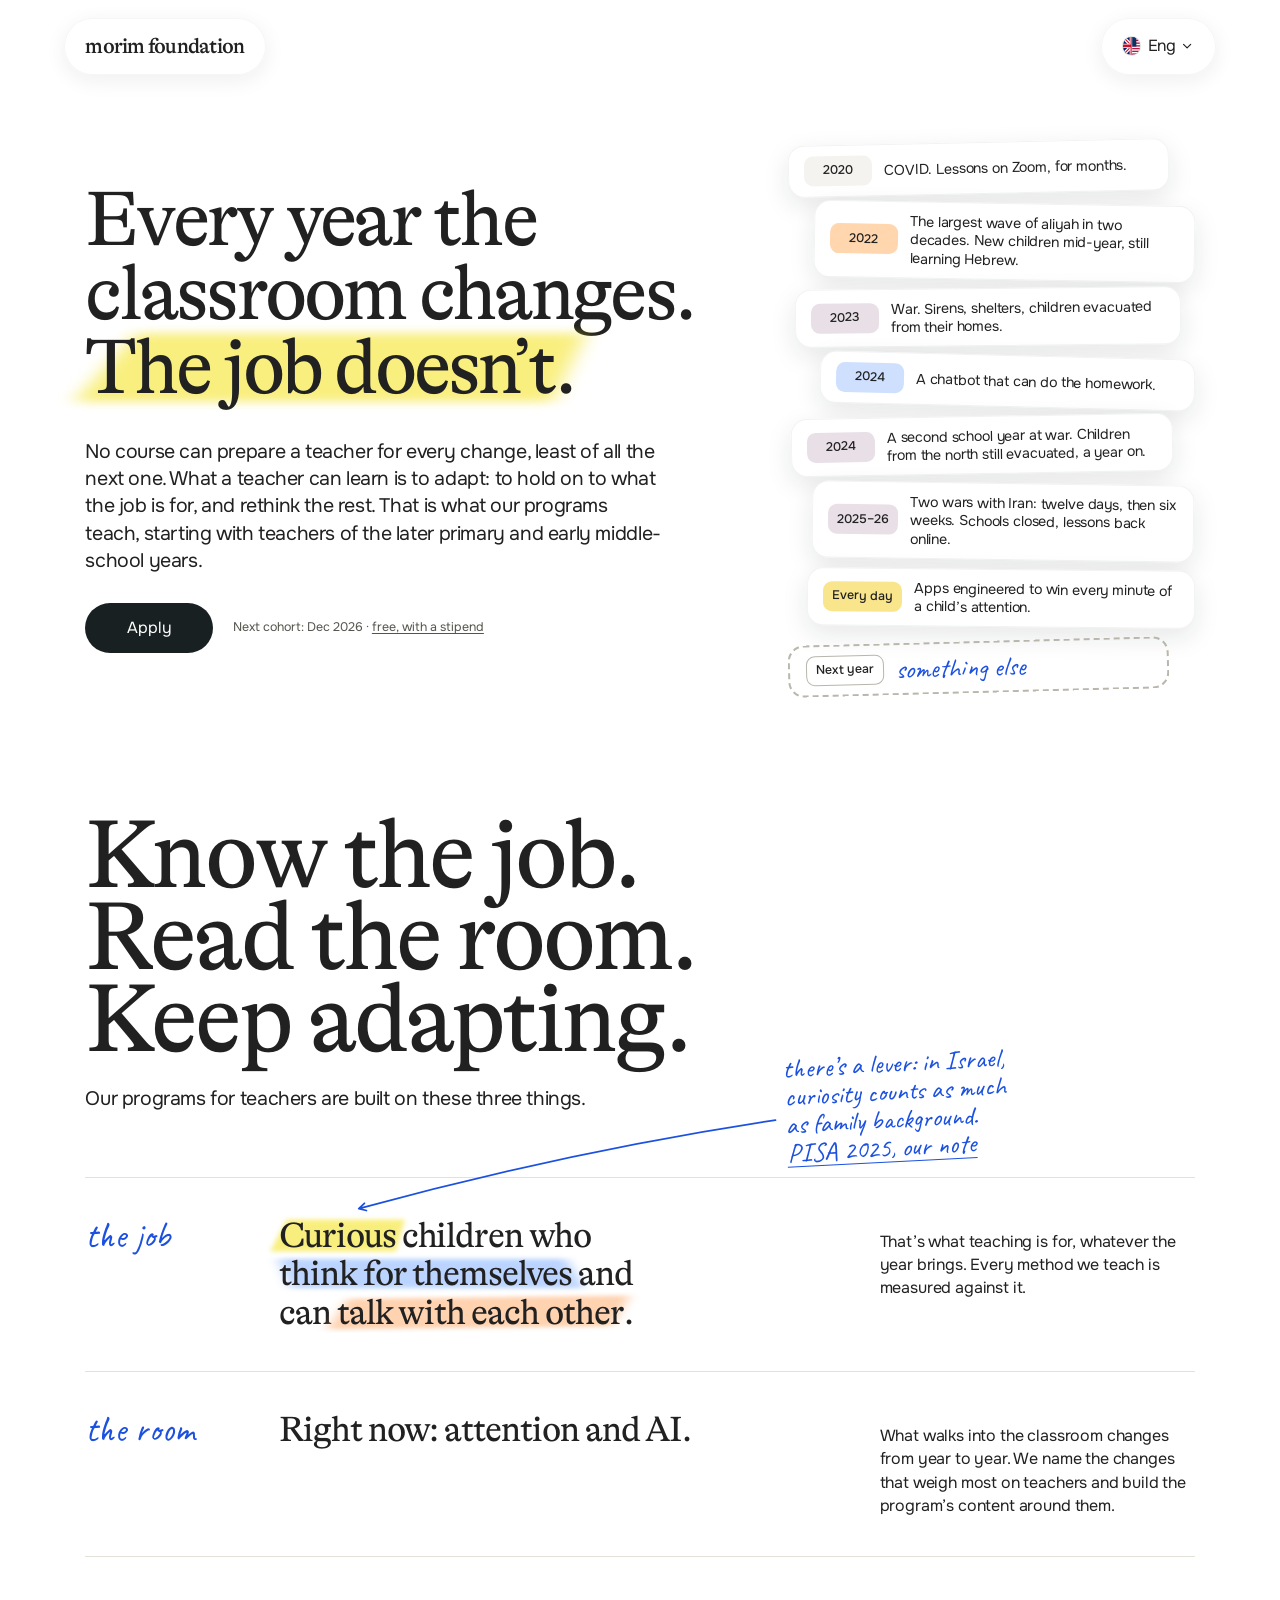
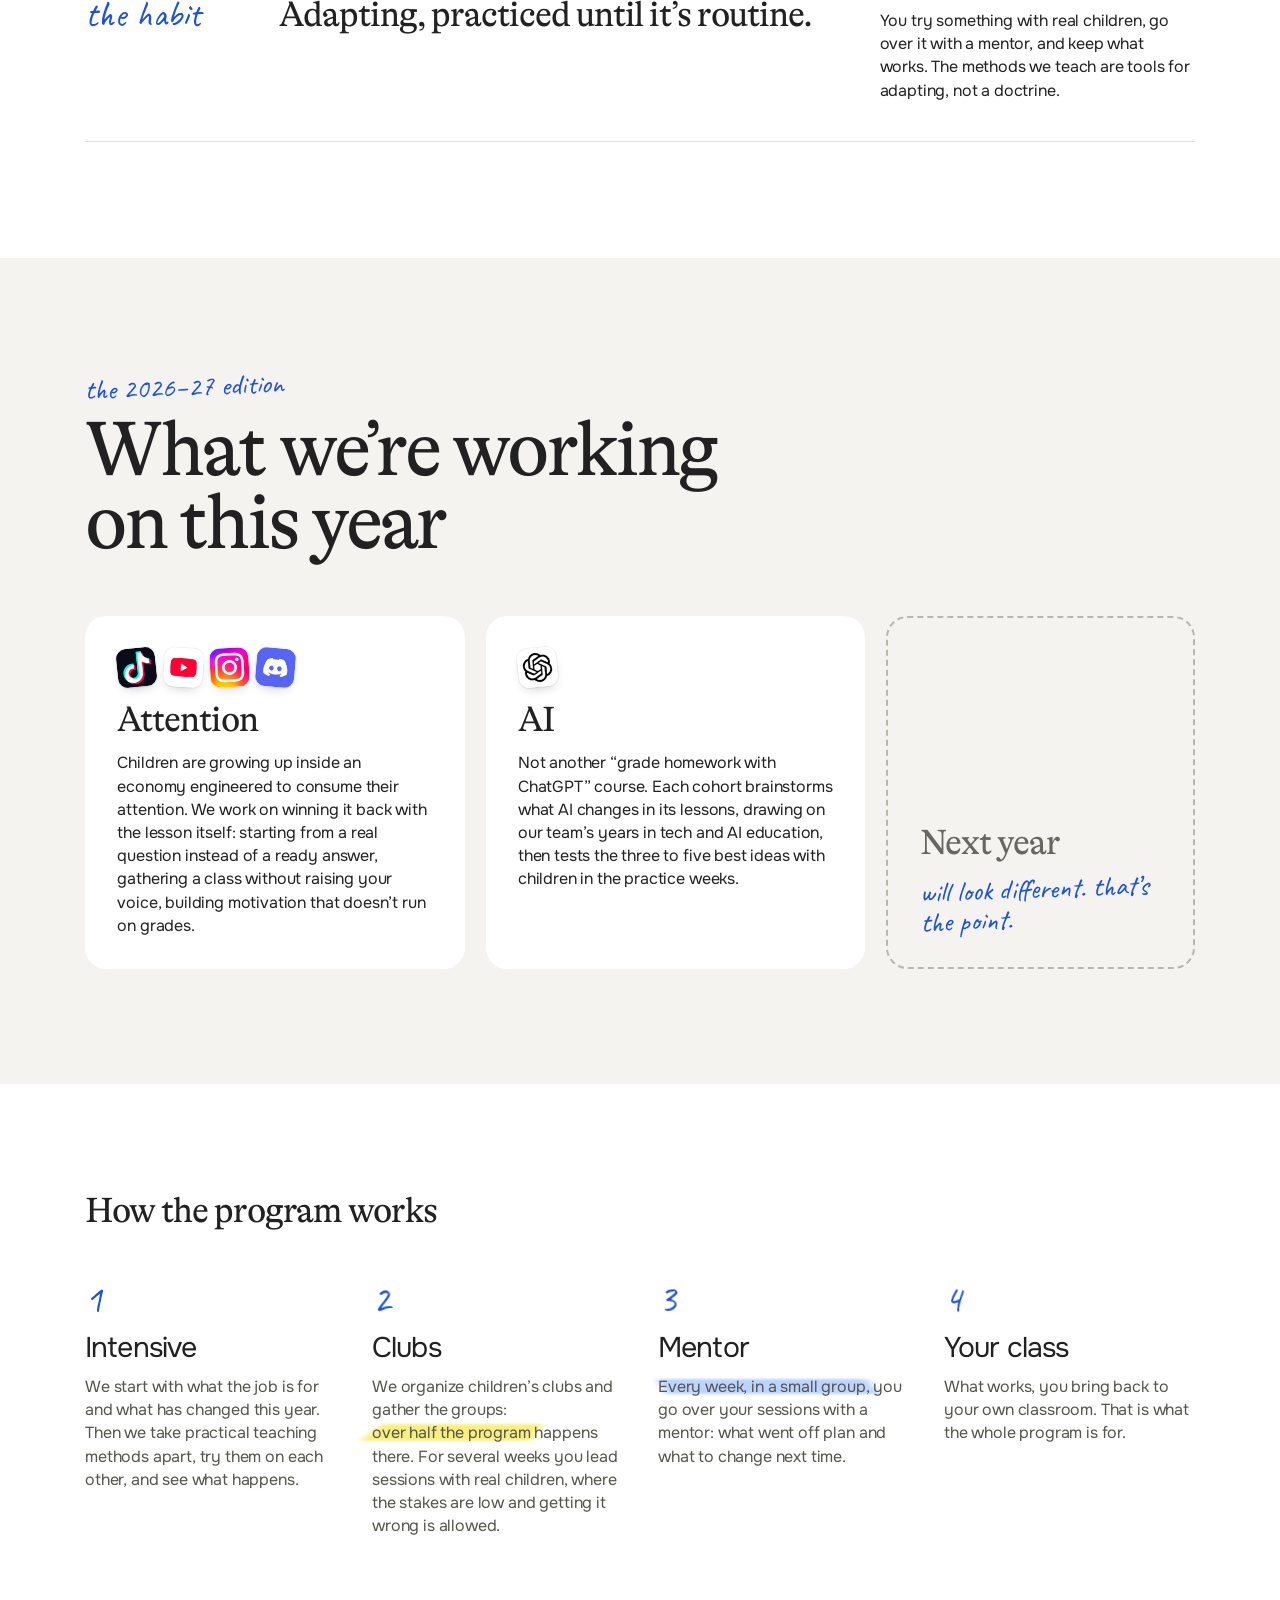
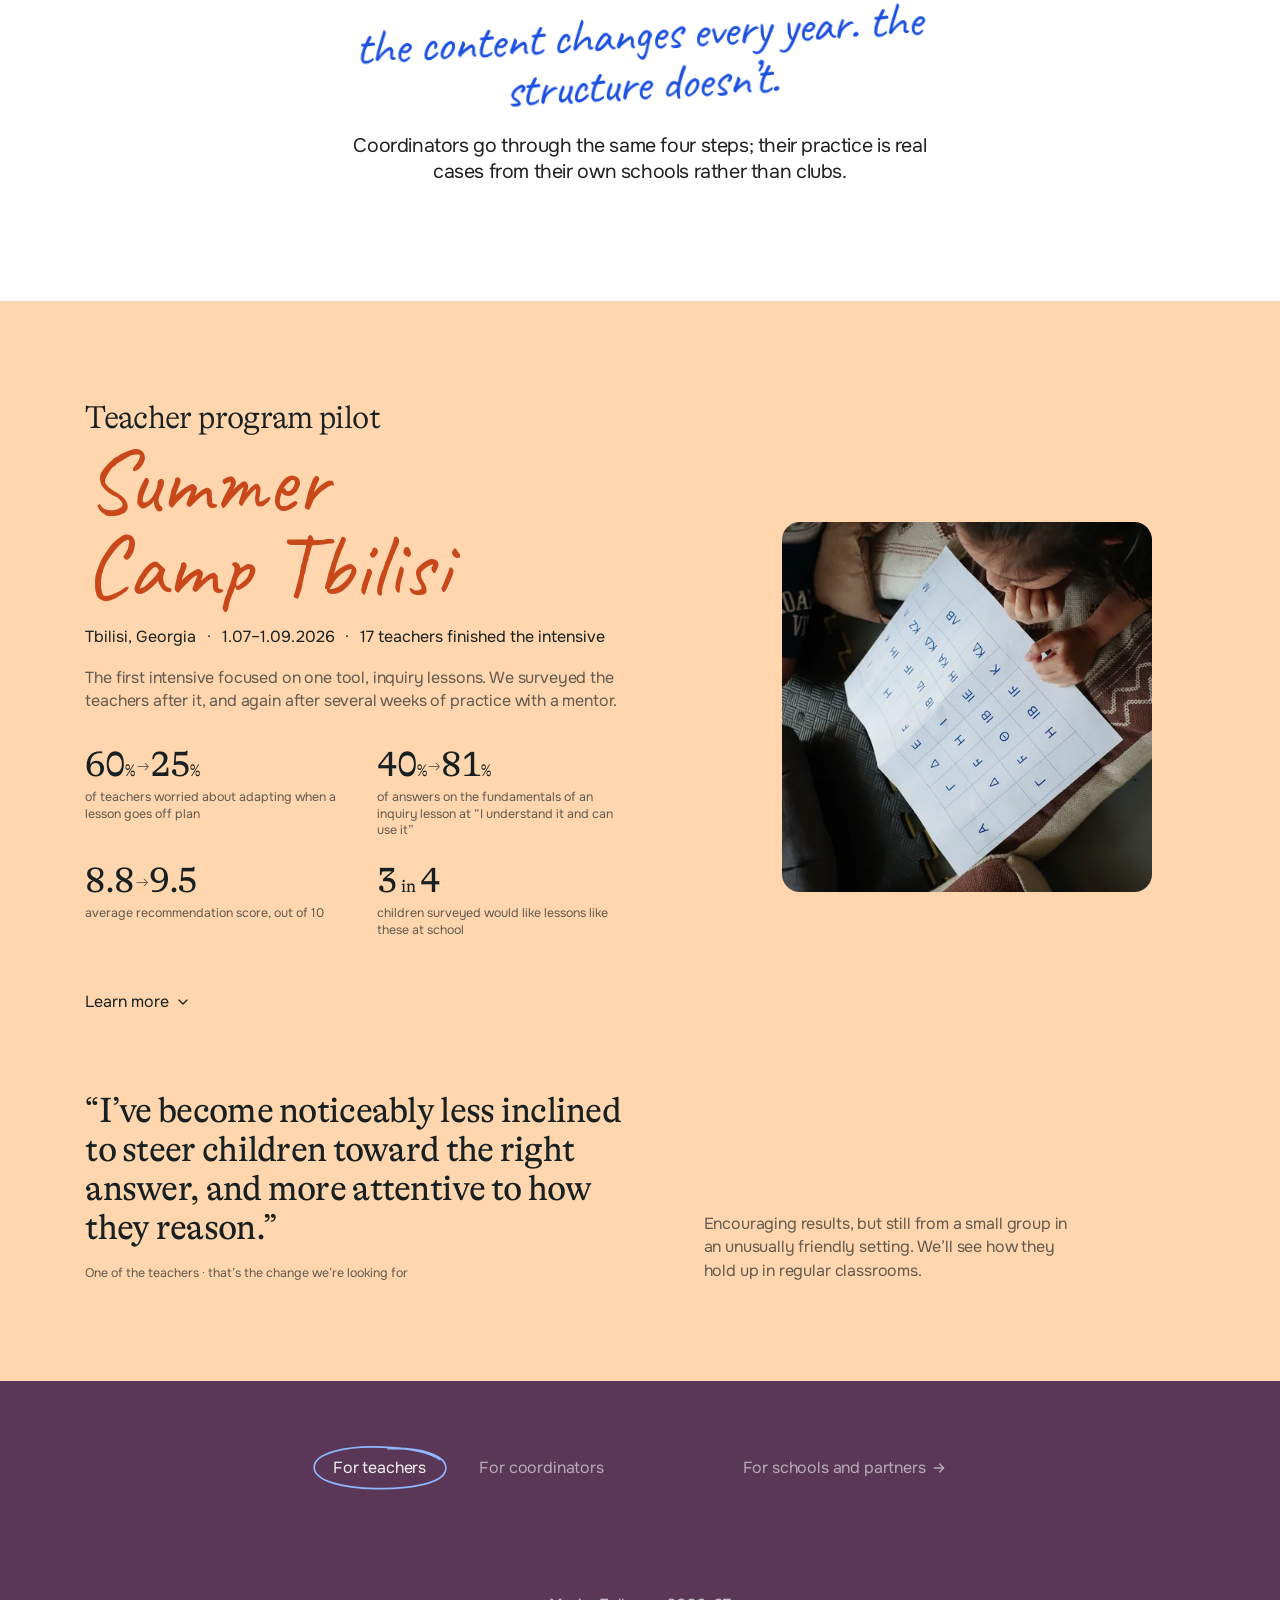
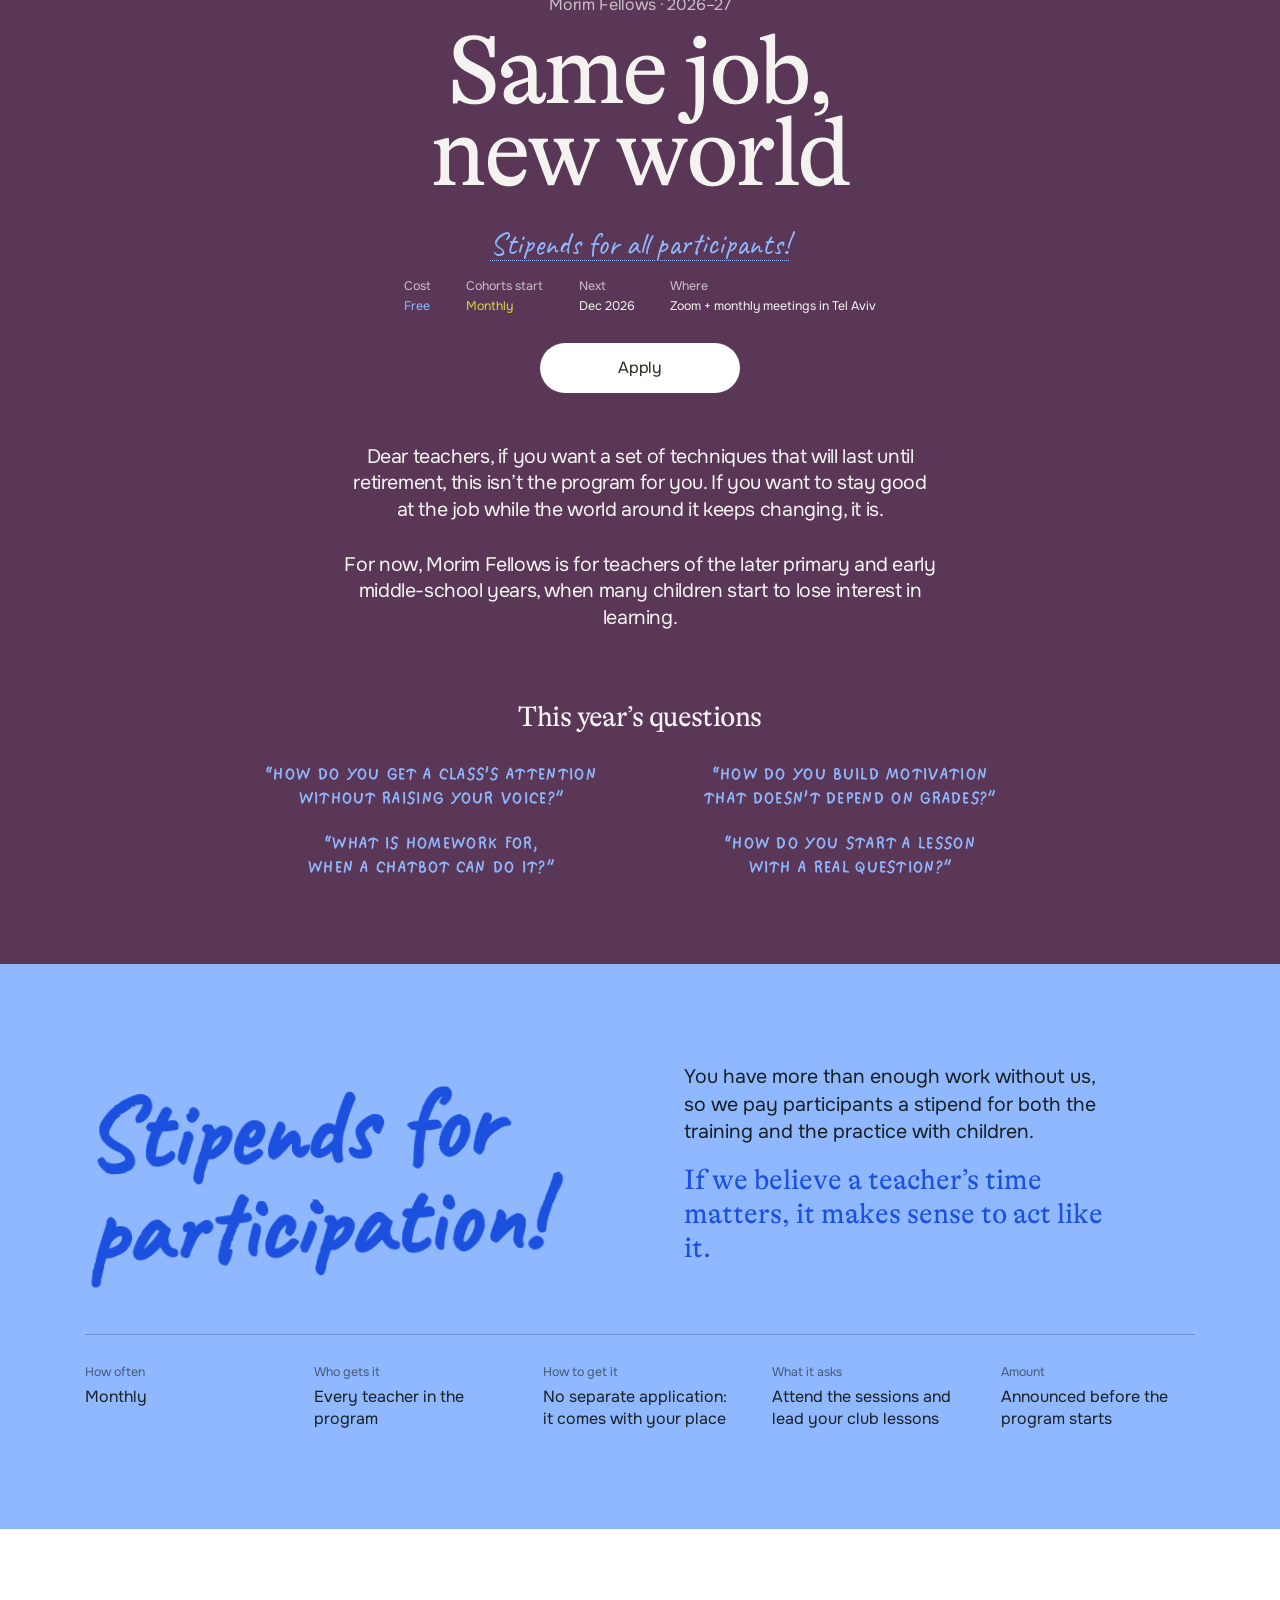
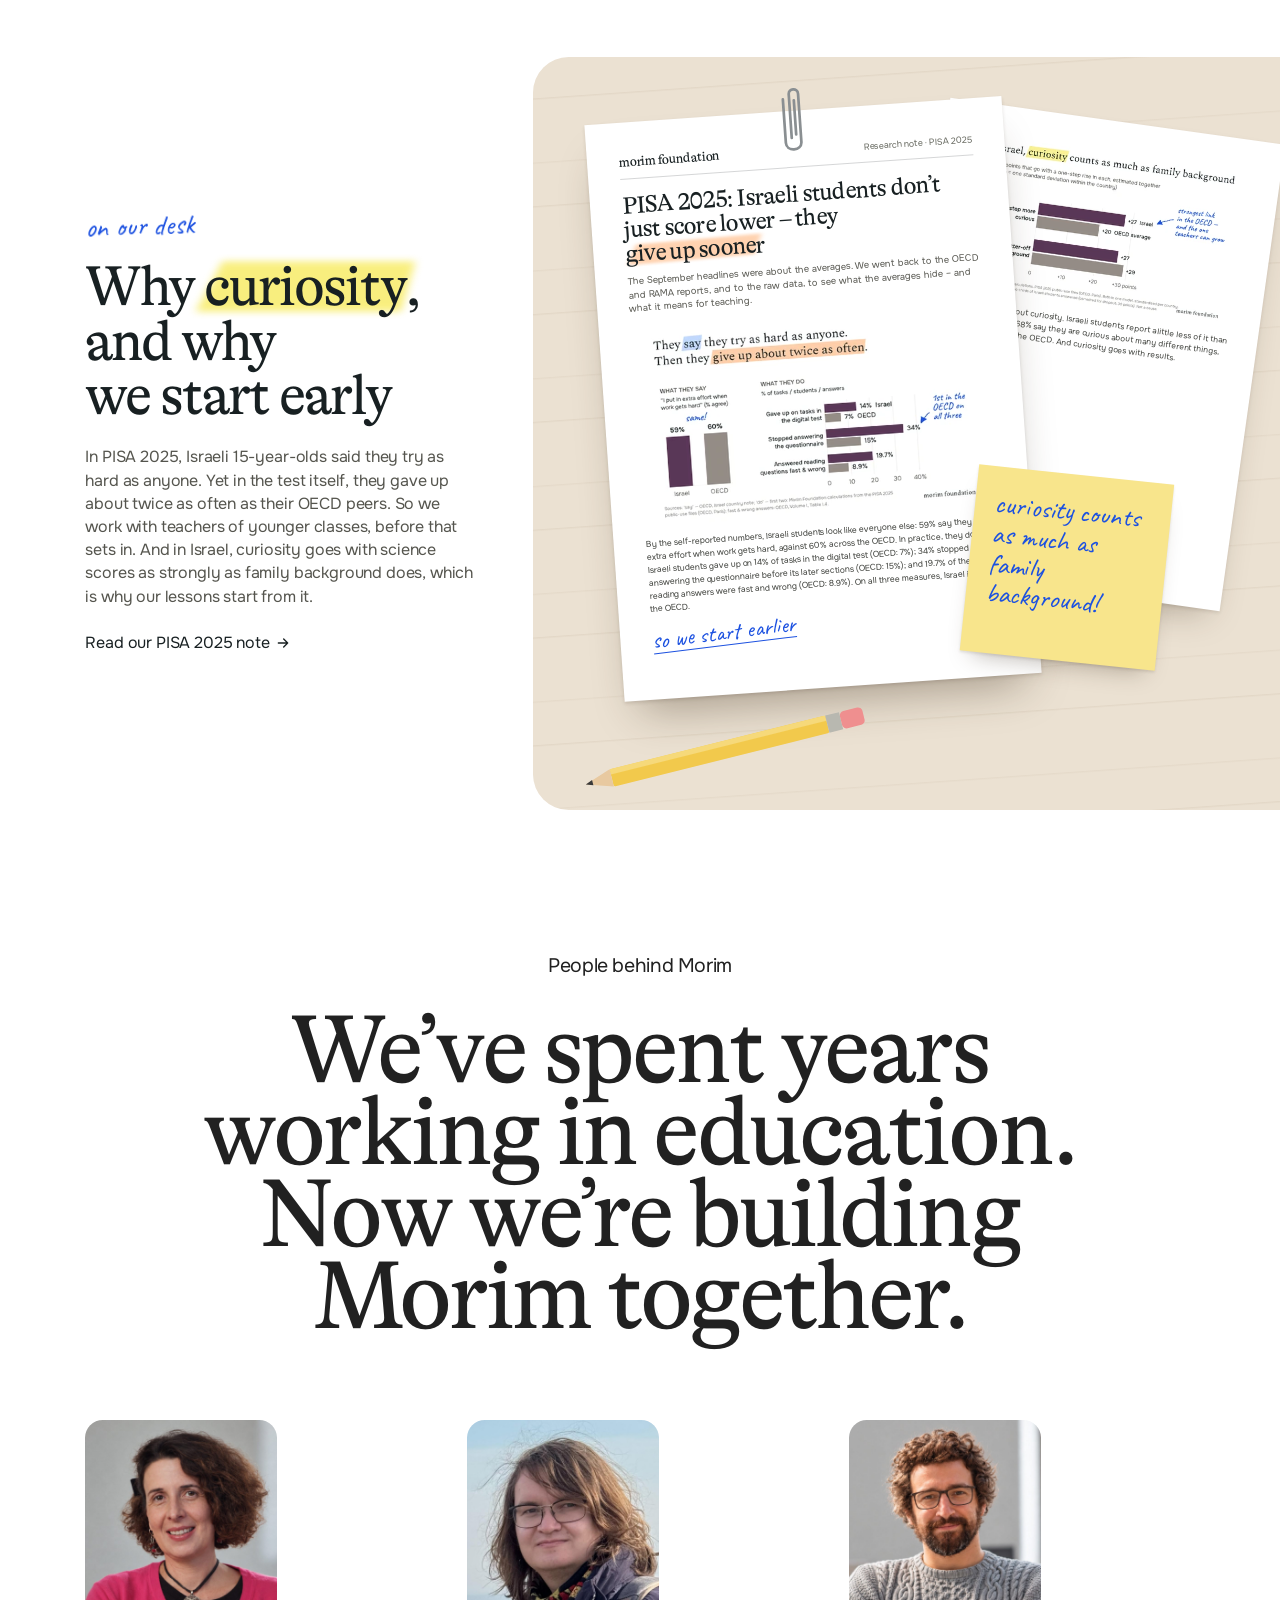
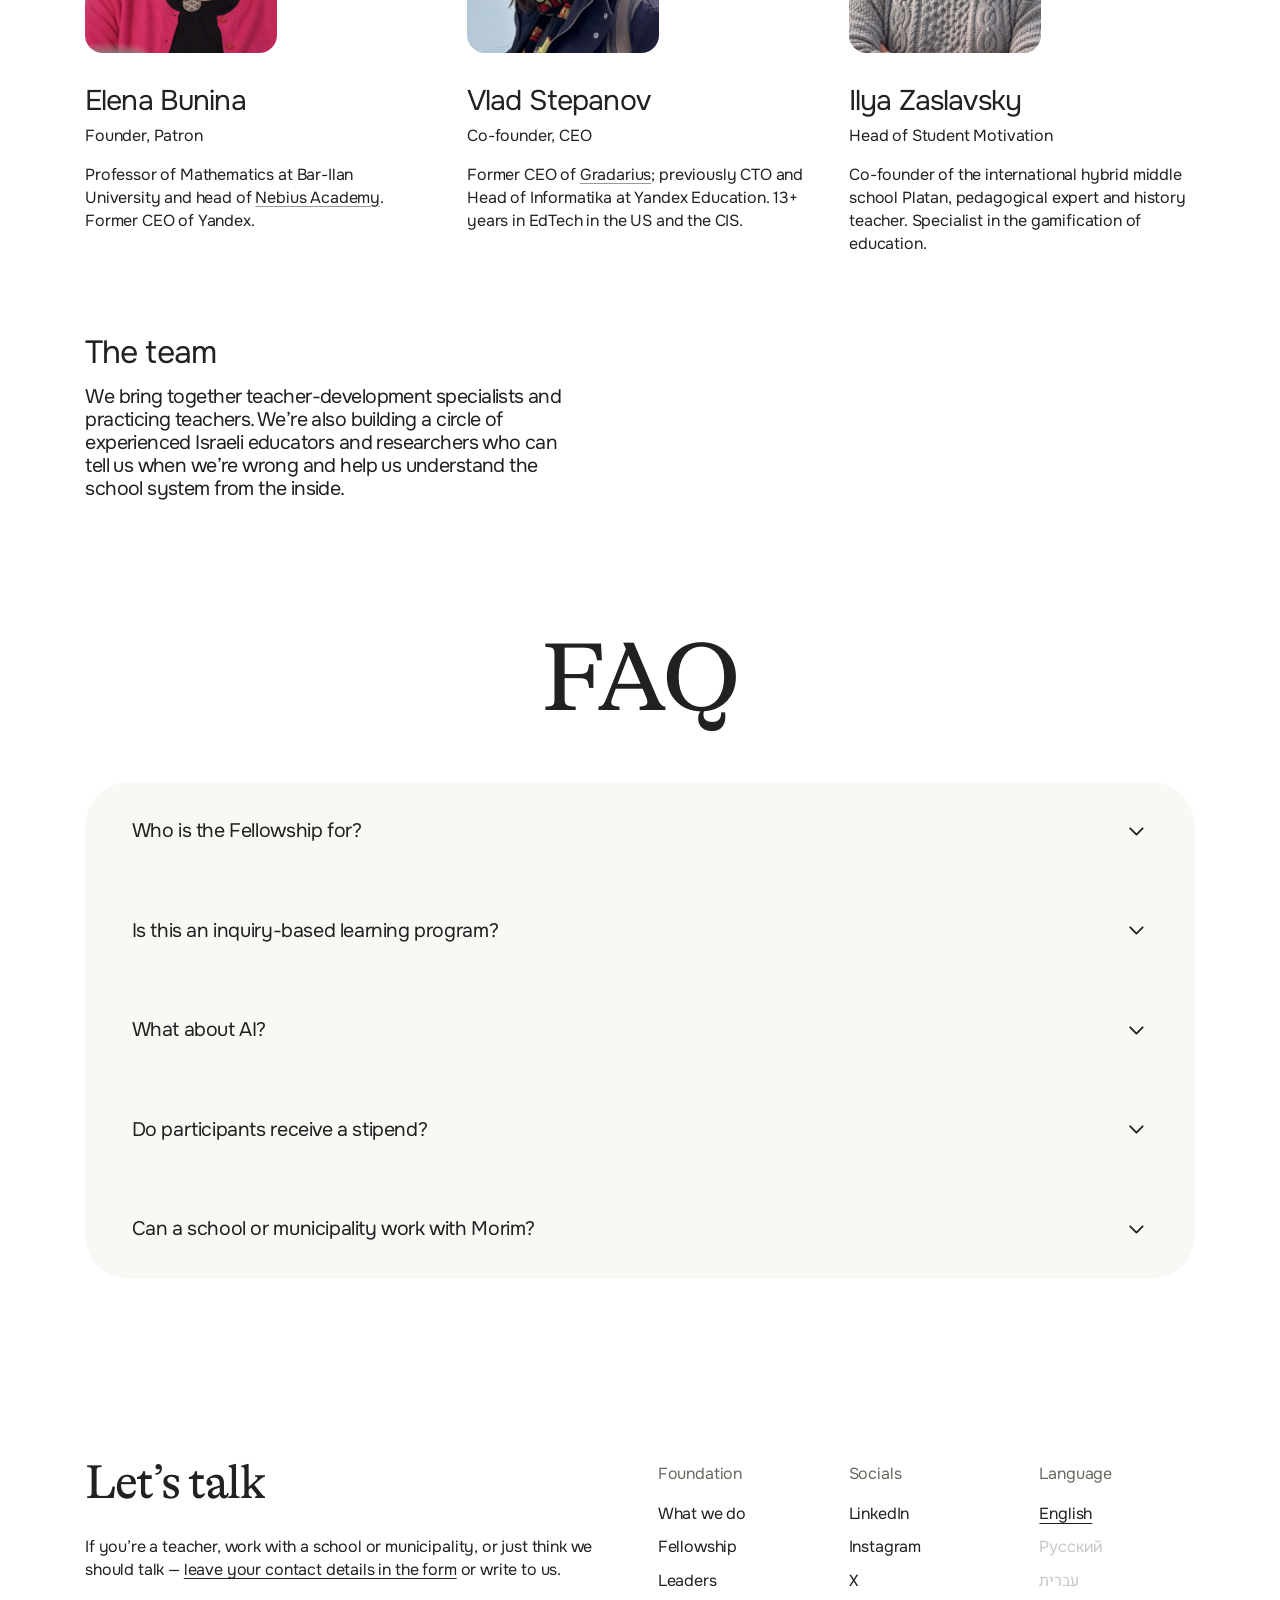
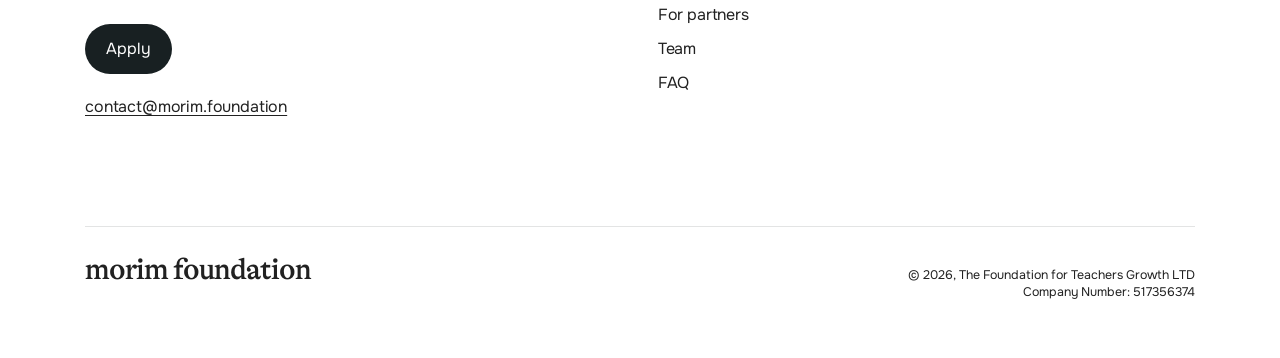
<file: index.html>
<!DOCTYPE html>
<html lang="en" dir="ltr">
<head>
  <meta charset="utf-8">
  <meta name="viewport" content="width=device-width, initial-scale=1">
  <title>Morim Foundation</title>
  <meta name="description" content="Programs for teachers and school coordinators in Israel: intensives, practice with children and real school cases, weekly mentoring, and a stipend for your time.">
  <meta property="og:type" content="website">
  <meta property="og:title" content="Morim Foundation">
  <meta property="og:description" content="Programs for teachers and school coordinators in Israel: intensives, practice with children and real school cases, weekly mentoring, and a stipend for your time.">
  <meta property="og:site_name" content="Morim Foundation">
  <meta property="og:locale" content="en_US">
  <meta name="twitter:card" content="summary">
  <meta name="theme-color" content="#f4f3f0">
  <link rel="canonical" href="https://morim.foundation/">
  <link rel="alternate" hreflang="en" href="https://morim.foundation/">
  <link rel="alternate" hreflang="ru" href="https://morim.foundation/ru/">
  <link rel="alternate" hreflang="he" href="https://morim.foundation/he/">
  <link rel="alternate" hreflang="x-default" href="https://morim.foundation/">
  <link rel="icon" href="assets/favicon.png">
  <link rel="preload" href="assets/fonts/GTAlpina-Regular.woff2" as="font" type="font/woff2" crossorigin>
  <link rel="preload" href="assets/fonts/GTAlpina-Light.woff2" as="font" type="font/woff2" crossorigin>
  <link rel="preload" href="assets/fonts/Onest-Variable-latin.woff2" as="font" type="font/woff2" crossorigin>
  <link rel="preload" href="assets/fonts/Caveat-Regular.woff2" as="font" type="font/woff2" crossorigin>
  <link rel="preload" href="assets/fonts/GTAlpina-Medium.woff2" as="font" type="font/woff2" crossorigin>
  <link rel="modulepreload" href="js/main.js?v=96e04836">
  <link rel="modulepreload" href="js/lib/page-motion.js?v=96e04836">
  <link rel="modulepreload" href="js/lib/card-depth.js?v=96e04836">
  <link rel="modulepreload" href="js/lib/floating-apply.js?v=96e04836">
  <link rel="modulepreload" href="js/header.js?v=96e04836">
  <link rel="modulepreload" href="js/dialog.js?v=96e04836">
  <link rel="modulepreload" href="js/mobile-menu.js?v=96e04836">
  <link rel="modulepreload" href="js/disclosure.js?v=96e04836">
  <link rel="modulepreload" href="js/program-motion.js?v=96e04836">
  <link rel="modulepreload" href="js/programs.js?v=96e04836">
  <link rel="modulepreload" href="js/lang.js?v=96e04836">
  <link rel="modulepreload" href="js/nav-menu.js?v=96e04836">
  <link rel="modulepreload" href="js/scroll-hint.js?v=96e04836">
  <link rel="modulepreload" href="js/audiences.js?v=96e04836">
  <link rel="modulepreload" href="js/hand-a.js?v=96e04836">
  <link rel="modulepreload" href="js/margin-note.js?v=96e04836">
  <link rel="modulepreload" href="js/tabs.js?v=96e04836">
  <link rel="stylesheet" href="css/base.css?v=96e04836">
  <link rel="stylesheet" href="css/sections.css?v=96e04836">
  <link rel="stylesheet" href="css/motion.css?v=96e04836">
  <link rel="stylesheet" href="css/mobile.css?v=96e04836">
  <link rel="stylesheet" href="css/header.css?v=96e04836">
  <link rel="stylesheet" href="css/hero.css?v=96e04836">
  <link rel="stylesheet" href="css/widgets.css?v=96e04836">
  <link rel="stylesheet" href="css/type.css?v=96e04836">
  <script src="js/page-slide.js?v=96e04836"></script>
  <noscript><style>.side-panel{position:static;display:block;inline-size:auto;block-size:auto;max-block-size:none;overflow:visible;box-shadow:none;margin-block-start:1rem}.side-panel-close,[data-dialog]{display:none}</style></noscript>
</head>
<body>
<main id="top" data-lang="en">

  <div class="header-shell" data-compact="false">
    <div class="header-start">
      <header class="site-header">
        <a class="logo" href="#top" aria-label="Morim Foundation home">morim foundation</a>
      </header>
    </div>
    <nav class="lang-float" aria-label="Main navigation">
      <div class="nav-menu lang-menu">
  <button type="button" class="nav-menu-button" aria-haspopup="true" aria-expanded="false"
          aria-controls="lang-menu-list">
    <svg class="flag" viewBox="0 0 24 24" width="20" height="20" aria-hidden="true" focusable="false"><rect width="24" height="24" fill="#012169"/><path d="M0 0 24 24M24 0 0 24" stroke="#fff" stroke-width="4.8"/><path d="M0 0 24 24M24 0 0 24" stroke="#c8102e" stroke-width="1.6"/><path d="M12 0v24M0 12h24" stroke="#fff" stroke-width="6"/><path d="M12 0v24M0 12h24" stroke="#c8102e" stroke-width="3.6"/><rect x="12" width="12" height="24" fill="#fff"/><rect x="12" y="0.000" width="12" height="1.846" fill="#b31942"/><rect x="12" y="3.692" width="12" height="1.846" fill="#b31942"/><rect x="12" y="7.385" width="12" height="1.846" fill="#b31942"/><rect x="12" y="11.077" width="12" height="1.846" fill="#b31942"/><rect x="12" y="14.769" width="12" height="1.846" fill="#b31942"/><rect x="12" y="18.462" width="12" height="1.846" fill="#b31942"/><rect x="12" y="22.154" width="12" height="1.846" fill="#b31942"/><rect x="12" width="6" height="12.923" fill="#0a3161"/><path d="M12 0v24" stroke="#fff" stroke-width="0.6"/></svg><span class="sr-only">Language: </span><span>Eng</span>
    <svg viewBox="0 0 24 24" width="16" height="16" fill="none" stroke="currentColor" stroke-width="2" stroke-linecap="round" stroke-linejoin="round" aria-hidden="true"><path d="m6 9 6 6 6-6"/></svg>
  </button>
  <ul id="lang-menu-list" class="nav-menu-list" hidden>
    <li><a role="link" aria-disabled="true" lang="ru"><svg class="flag" viewBox="0 0 24 24" width="20" height="20" aria-hidden="true" focusable="false"><rect width="24" height="8" fill="#fff"/><rect y="8" width="24" height="8" fill="#0039a6"/><rect y="16" width="24" height="8" fill="#d52b1e"/></svg><span>Русский</span></a></li>
<li><a role="link" aria-disabled="true" lang="he" dir="rtl"><svg class="flag" viewBox="0 0 24 24" width="20" height="20" aria-hidden="true" focusable="false"><rect width="24" height="24" fill="#fff"/><rect y="3" width="24" height="2.6" fill="#0038b8"/><rect y="18.4" width="24" height="2.6" fill="#0038b8"/><path d="M12 7.4 15.8 14H8.2ZM12 16.6 8.2 10H15.8Z" fill="none" stroke="#0038b8" stroke-width="1"/></svg><span>עברית</span></a></li>

  </ul>
</div>
    </nav>
  </div>

  <p class="hero-note"><strong>Free training</strong> for teachers and school coordinators. Participants receive <strong>financial support</strong>.</p>
  <section class="hero hero-years-layout" aria-labelledby="hero-title">
    <div class="hero-copy">
      <h1 id="hero-title">Every year the classroom changes. <mark>The job doesn’t.</mark></h1>
      <p class="hero-lead">No course can prepare a teacher for every change, least of all the next one. What a teacher can learn is to adapt: to hold on to what the job is for, and rethink the rest. That is what our programs teach, starting with teachers of the later primary and early middle-school years.</p>
      <p class="hero-actions">
        <a class="button hero-apply" href="https://survey.morim.foundation/s/join-v1?src=landing&lang=en" data-apply>Apply</a>
        <span class="hero-next">Next cohort: Dec 2026 · <a href="#scholarship">free, with a stipend</a></span>
      </p>
    </div>
    <ol class="hero-years" aria-label="Six years in an Israeli classroom">
      <li class="hero-year" data-tint="paper"><span class="hero-year-when"><bdi>2020</bdi></span><span class="hero-year-text">COVID. Lessons on Zoom, for months.</span></li>
      <li class="hero-year" data-tint="peach"><span class="hero-year-when"><bdi>2022</bdi></span><span class="hero-year-text">The largest wave of aliyah in two decades. New children mid-year, still learning Hebrew.</span></li>
      <li class="hero-year" data-tint="plum"><span class="hero-year-when"><bdi>2023</bdi></span><span class="hero-year-text">War. Sirens, shelters, children evacuated from their homes.</span></li>
      <li class="hero-year" data-tint="blue"><span class="hero-year-when"><bdi>2024</bdi></span><span class="hero-year-text">A chatbot that can do the homework.</span></li>
      <li class="hero-year" data-tint="plum"><span class="hero-year-when"><bdi>2024</bdi></span><span class="hero-year-text">A second school year at war. Children from the north still evacuated, a year on.</span></li>
      <li class="hero-year" data-tint="plum"><span class="hero-year-when"><bdi>2025–26</bdi></span><span class="hero-year-text">Two wars with Iran: twelve days, then six weeks. Schools closed, lessons back online.</span></li>
      <li class="hero-year" data-tint="yellow"><span class="hero-year-when"><bdi>Every day</bdi></span><span class="hero-year-text">Apps engineered to win every minute of a child’s attention.</span></li>
      <li class="hero-year hero-year-next"><span class="hero-year-when">Next year</span><span class="hero-year-text">something else</span></li>
    </ol>
  </section>
  <a class="scroll-hint" href="#what-we-do" data-scroll-hint>
    <span>Scroll</span>
    <svg viewBox="0 0 24 24" width="16" height="16" fill="none" stroke="currentColor" stroke-width="2" stroke-linecap="round" stroke-linejoin="round" aria-hidden="true"><path d="m6 9 6 6 6-6"/></svg>
  </a>
  <div class="floating-apply-rail" data-anchor=".hero" inert>
    <a class="button floating-apply-button" href="https://survey.morim.foundation/s/join-v1?src=landing&lang=en">Apply</a>
  </div>

  <section class="stance" id="what-we-do" aria-labelledby="what-we-do-title">
    <div class="stance-head">
      <h2 class="display" id="what-we-do-title">Know the job.<br>Read the room.<br>Keep adapting.</h2>
      <p class="stance-lead">Our programs for teachers are built on these three things.</p>
    </div>
    <div class="stance-rows">
      <div class="stance-row">
        <p class="stance-label">the job</p>
        <h3 class="stance-title"><mark>Curious</mark> children who <mark class="blue">think for themselves</mark> and can <mark class="peach">talk with each other</mark>.</h3>
        <p class="stance-body">That’s what teaching is for, whatever the year brings. Every method we teach is measured against it.</p>
        <a class="margin-note" href="pisa-2025/" data-claim=".stance-title mark" data-arrow="down">there’s a lever: in Israel, curiosity counts as much as family background. <span class="margin-note-link">PISA 2025, our note</span></a><svg class="margin-note-arrow" aria-hidden="true" focusable="false"><path d=""/></svg>
      </div>
      <div class="stance-row">
        <p class="stance-label">the room</p>
        <h3 class="stance-title">Right now: attention and AI.</h3>
        <p class="stance-body">What walks into the classroom changes from year to year. We name the changes that weigh most on teachers and build the program’s content around them.</p>
      </div>
      <div class="stance-row">
        <p class="stance-label">the habit</p>
        <h3 class="stance-title">Adapting, practiced until it’s routine.</h3>
        <p class="stance-body">You try something with real children, go over it with a mentor, and keep what works. The methods we teach are tools for adapting, not a doctrine.</p>
      </div>
    </div>
  </section>

  <section class="year" id="this-year" aria-labelledby="year-title">
    <p class="year-kicker">the 2026–27 edition</p>
    <h2 class="year-title" id="year-title">What we’re working on this year</h2>
    <div class="year-cards">
      <article class="year-card">
        <p class="year-icons" aria-hidden="true"><img src="assets/hero-app-tiktok-128.webp" srcset="assets/hero-app-tiktok-128.webp 128w, assets/hero-app-tiktok-256.webp 256w" sizes="(max-width: 700px) 2.5rem, 3.05vw" alt="" width="128" height="128" loading="lazy" decoding="async"><img src="assets/hero-app-youtube-128.webp" srcset="assets/hero-app-youtube-128.webp 128w, assets/hero-app-youtube-256.webp 256w" sizes="(max-width: 700px) 2.5rem, 3.05vw" alt="" width="128" height="128" loading="lazy" decoding="async"><img src="assets/hero-app-instagram-128.webp" srcset="assets/hero-app-instagram-128.webp 128w, assets/hero-app-instagram-256.webp 256w" sizes="(max-width: 700px) 2.5rem, 3.05vw" alt="" width="128" height="128" loading="lazy" decoding="async"><img src="assets/hero-app-discord-128.webp" srcset="assets/hero-app-discord-128.webp 128w, assets/hero-app-discord-256.webp 256w" sizes="(max-width: 700px) 2.5rem, 3.05vw" alt="" width="128" height="128" loading="lazy" decoding="async"></p>
        <h3>Attention</h3>
        <p>Children are growing up inside an economy engineered to consume their attention. We work on winning it back with the lesson itself: starting from a real question instead of a ready answer, gathering a class without raising your voice, building motivation that doesn’t run on grades.</p>
      </article>
      <article class="year-card">
        <p class="year-icons" aria-hidden="true"><img src="assets/hero-app-chatgpt-128.webp" srcset="assets/hero-app-chatgpt-128.webp 128w, assets/hero-app-chatgpt-256.webp 256w" sizes="(max-width: 700px) 2.5rem, 3.05vw" alt="" width="128" height="128" loading="lazy" decoding="async"></p>
        <h3>AI</h3>
        <p>Not another “grade homework with ChatGPT” course. Each cohort brainstorms what AI changes in its lessons, drawing on our team’s years in tech and AI education, then tests the three to five best ideas with children in the practice weeks.</p>
      </article>
      <article class="year-card year-card-next">
        <h3>Next year</h3>
        <p class="year-next-note">will look different. that’s the point.</p>
      </article>
    </div>
  </section>

  <section class="how" id="how-it-works" aria-labelledby="how-title">
    <div class="wwd-steps">
      <h2 class="how-title" id="how-title">How the program works</h2>
      <ol class="wwd-steps-list">
        <li class="wwd-step">
          <span class="wwd-step-num" aria-hidden="true">1</span>
          <h4>Intensive</h4>
          <p>We start with what the job is for and what has changed this year. Then we take practical teaching methods apart, try them on each other, and see what happens.</p>
        </li>
        <li class="wwd-step">
          <span class="wwd-step-num" aria-hidden="true">2</span>
          <h4>Clubs</h4>
          <p>We organize children’s clubs and gather the groups: <mark>over half the program</mark> happens there. For several weeks you lead sessions with real children, where the stakes are low and getting it wrong is allowed.</p>
        </li>
        <li class="wwd-step">
          <span class="wwd-step-num" aria-hidden="true">3</span>
          <h4>Mentor</h4>
          <p><mark class="blue">Every week, in a small group,</mark> you go over your sessions with a mentor: what went off plan and what to change next time.</p>
        </li>
        <li class="wwd-step">
          <span class="wwd-step-num" aria-hidden="true">4</span>
          <h4>Your class</h4>
          <p>What works, you bring back to your own classroom. That is what the whole program is for.</p>
        </li>
      </ol>
      <div class="prose wwd-steps-close">
        <p class="beat-note wwd-note">the content changes every year. the structure doesn’t.</p>
        <p>Coordinators go through the same four steps; their practice is real cases from their own schools rather than clubs.</p>
      </div>
    </div>
  </section>

  <section class="camp" id="tbilisi-camp" aria-labelledby="tbilisi-promo-title" data-program="tbilisi">
    <div class="camp-copy">
      <h2 id="tbilisi-promo-title"><span class="camp-descriptor">Teacher program pilot</span> <span class="camp-name">Summer Camp Tbilisi</span></h2>
      <p class="promo-meta"><span>Tbilisi, Georgia</span><span><bdi dir="ltr">1.07–1.09.2026</bdi></span><span>17 teachers finished the intensive</span></p>
      <p class="camp-intro">The first intensive focused on one tool, inquiry lessons. We surveyed the teachers after it, and again after several weeks of practice with a mentor.</p>
      <ul class="camp-figures" role="list">
        <li class="camp-figure">
          <span class="stat-value">60<small>%</small><span class="arrow">→</span>25<small>%</small></span>
          <span class="stat-label">of teachers worried about adapting when a lesson goes off plan</span>
        </li>
        <li class="camp-figure">
          <span class="stat-value">40<small>%</small><span class="arrow">→</span>81<small>%</small></span>
          <span class="stat-label">of answers on the fundamentals of an inquiry lesson at “I understand it and can use it”</span>
        </li>
        <li class="camp-figure">
          <span class="stat-value">8.8<span class="arrow">→</span>9.5</span>
          <span class="stat-label">average recommendation score, out of 10</span>
        </li>
        <li class="camp-figure">
          <span class="stat-value">3<small>&nbsp;in&nbsp;</small>4</span>
          <span class="stat-label">children surveyed would like lessons like these at school</span>
        </li>
      </ul>
      <button type="button" class="camp-more text-link" aria-expanded="false" aria-controls="tbilisi-details" data-expand hidden>
        <span>Learn more</span><svg class="camp-more-arrow" viewBox="0 0 24 24" aria-hidden="true" focusable="false"><path d="m6 9 6 6 6-6"/></svg>
      </button>
    </div>
    <img class="camp-photo" src="assets/camp-square-720.webp"
     srcset="assets/camp-square-480.webp 480w, assets/camp-square-720.webp 720w, assets/camp-square-1080.webp 1080w, assets/camp-square-1440.webp 1440w"
     sizes="(max-width: 700px) 16rem, 26rem"
     alt="" width="720" height="720" loading="lazy" decoding="async">
    <div class="camp-details" id="tbilisi-details">
      <div class="program-results-copy">
        <h3 class="program-results-title">The first pilot</h3>
        <p>Teachers’ responses changed noticeably after practice. On the fundamentals — what an inquiry lesson is for, how it differs from a merely engaging one, and what the teacher does — the share of answers at “I understand and can use it” rose from 40% to 81%. Fewer teachers reported being worried about having to adapt when a lesson went off plan.</p>
        <p>Not everything became easier. Group dynamics remained difficult, and we’re adding more practice and mentoring around it.</p>
      </div>
    </div>
    <div class="camp-story">
      <figure class="camp-voice">
        <blockquote class="results-quote">“I’ve become noticeably less inclined to steer children toward the right answer, and more attentive to how they reason.”</blockquote>
        <figcaption class="results-note">One of the teachers · that’s the change we’re looking for</figcaption>
      </figure>
      <p class="results-caveat">Encouraging results, but still from a small group in an unusually friendly setting. We’ll see how they hold up in regular classrooms.</p>
    </div>
  </section>

  <div class="story-stack">
    <section class="audiences" id="audiences" aria-label="Where to start">
    <div class="audience-nav">
    <div class="audience-tabs" role="tablist" aria-label="Where to start">
      <a class="audience-tab" role="tab" id="tab-fellowship" href="#fellowship" aria-controls="fellowship"
         aria-selected="true">
        <span>For teachers</span>
        <svg class="audience-loop" viewBox="0 0 200 60" preserveAspectRatio="none" aria-hidden="true" focusable="false"><path pathLength="1" d="M112 7C158 5 197 15 195 32C193 51 136 57 94 56C47 55 5 47 6 29C7 13 49 3 104 5C140 6 170 11 186 20"/></svg>
      </a>
      <a class="audience-tab" role="tab" id="tab-leaders" href="#leaders" aria-controls="leaders"
         aria-selected="false">
        <span>For coordinators</span>
        <svg class="audience-loop" viewBox="0 0 200 60" preserveAspectRatio="none" aria-hidden="true" focusable="false"><path pathLength="1" d="M112 7C158 5 197 15 195 32C193 51 136 57 94 56C47 55 5 47 6 29C7 13 49 3 104 5C140 6 170 11 186 20"/></svg>
      </a>
    </div>
    <a class="audience-trigger text-link" href="schools/">
      <span>For schools and partners</span><svg class="promo-arrow" viewBox="0 0 24 24" aria-hidden="true" focusable="false"><path d="M5 12h14M13 6l6 6-6 6"/></svg>
    </a>
    </div>
    <div class="audience-pane fellowship" id="fellowship" role="tabpanel" aria-labelledby="fellowship-title">
      <h2 class="display" id="fellowship-title"><span class="offer-kicker">Morim Fellows · 2026–27</span> Same job,<br>new world</h2>
      <div class="program-offer">
  <article class="offer-terms" id="program-tel-aviv" data-program="tel-aviv" aria-labelledby="fellowship-title">
<p class="offer-tags"><a class="offer-tag offer-scholarship" href="#scholarship">Stipends for all participants!</a></p>    <div class="offer-meta">
<p><span>Cost</span><em class="offer-meta-cost">Free</em></p><p><span>Cohorts start</span><em class="offer-meta-frequency">Monthly</em></p><p><span>Next</span>Dec 2026</p>      <p><span>Where</span>Zoom + monthly meetings in Tel&nbsp;Aviv</p>
    </div>
  </article>
  <a class="button apply-button offer-apply" href="https://survey.morim.foundation/s/join-v1?src=landing&lang=en" data-apply>Apply</a>
</div>
      <div class="prose fellowship-intro">
        <p>Dear teachers, if you want a set of techniques that will last until retirement, this isn’t the program for you. If you want to stay good at the job while the world around it keeps changing, it is.</p>
        <p>For now, Morim Fellows is for teachers of the later primary and early middle-school years, when many children start to lose interest in learning.</p>
      </div>
      <div class="prose fellowship-practice">
        <p class="questions-title">This year’s questions</p>
        <div class="questions" aria-label="Ordinary questions, hard ones">
          <span>“how do you get a class’s attention without raising your voice?”</span>
          <span>“how do you build motivation that doesn’t depend on grades?”</span>
          <span>“what is homework for, when a chatbot can do it?”</span>
          <span>“how do you start a lesson with a real question?”</span>
        </div>
      </div>
    </div>

    <div class="audience-pane leaders" id="leaders" role="tabpanel" aria-labelledby="leaders-title">
      <h2 class="display" id="leaders-title">Coordinating in a school: team, systems, projects</h2>
      <div class="program-offer">
  <article class="offer-terms" id="program-school-coordination" data-program="school-coordination" aria-labelledby="leaders-title">
<p class="offer-tags"><a class="offer-tag offer-scholarship" href="#scholarship">Stipends for all participants!</a></p>    <div class="offer-meta">
<p><span>Cost</span><em class="offer-meta-cost">Free</em></p><p><span>New training cohorts</span><em class="offer-meta-frequency">Monthly</em></p><p><span>Next</span>Feb 2027</p>      <p><span>Where</span>Zoom + meetings in Tel&nbsp;Aviv</p>
    </div>
  </article>
  <a class="button apply-button offer-apply" href="https://survey.morim.foundation/s/join-v1?src=landing&lang=en" data-apply>Apply</a>
</div>
      <article class="running-card" id="program-school-coordination-pilot" data-closed>
        <h3>Program Pilot</h3>
        <p class="running-status">Results coming soon</p>
        <p class="running-badge running-now">Currently running</p>
      </article>
      <div class="prose leaders-intro">
        <p>Dear coordinators, Strong teachers need schools where they can do good work and want to stay. That’s why we work with teachers at more than one level: in their own classrooms and in the teams they help lead.</p>
        <p>Morim Leaders, our first program for coordinators, is being developed together with rakazim themselves. The first pilot is under way with a closed cohort.</p>
      </div>
      <div class="leader-benefits feature-cards">
        <article class="benefit">
          <h3>Leading without formal authority</h3>
          <p>Rakazim are teachers too. They teach their own classes and help a whole team work better, often without formal authority over the people they lead.<br>How do you move a team forward when the people in it don’t report to you?</p>
        </article>
        <article class="benefit">
          <h3>Feedback that actually helps</h3>
          <p>How do you give feedback that people can use, support colleagues, and help them grow?<br>Participants bring real situations from their schools and work through them together with a mentor.</p>
        </article>
        <article class="benefit">
          <h3>Making room for the work that matters</h3>
          <p>How do you distribute the workload across the team and still make time for professional growth — yours and your colleagues’?<br>The program also covers the practical systems and projects that keep a department running without letting coordination take over the time meant for teaching.</p>
        </article>
      </div>
    </div>

    </section>
  </div>

  <section class="scholarship-band" id="scholarship" aria-labelledby="scholarship-title">
    <h2 class="scholarship-word" id="scholarship-title">Stipends for participation!</h2>
    <div class="scholarship-text">
      <p>You have more than enough work without us, so we pay participants a stipend for both the training and the practice with children.</p>
      <p>If we believe a teacher’s time matters, it makes sense to act like it.</p>
    </div>
    <dl class="scholarship-terms">
      <div><dt>How often</dt><dd>Monthly</dd></div>
      <div><dt>Who gets it</dt><dd>Every teacher in the program</dd></div>
      <div><dt>How to get it</dt><dd>No separate application: it comes with your place</dd></div>
      <div><dt>What it asks</dt><dd>Attend the sessions and lead your club lessons</dd></div>
      <div><dt>Amount</dt><dd>Announced before the program starts</dd></div>
    </dl>
  </section>

  <section class="desk" id="research" aria-labelledby="research-title">
    <div class="desk-copy">
      <p class="desk-kicker">on our desk</p>
      <h2 class="desk-title" id="research-title">Why <mark>curiosity</mark>, and why we start&nbsp;early</h2>
      <p class="desk-text">In PISA 2025, Israeli 15-year-olds said they try as hard as anyone. Yet in the test itself, they gave up about twice as often as their OECD peers. So we work with teachers of younger classes, before that sets in. And in Israel, curiosity goes with science scores as strongly as family background does, which is why our lessons start from it.</p>
      <a class="text-link desk-link" href="pisa-2025/"><span>Read our PISA 2025 note</span><svg class="promo-arrow" viewBox="0 0 24 24" aria-hidden="true" focusable="false"><path d="M5 12h14M13 6l6 6-6 6"/></svg></a>
    </div>
    <div class="desk-scene" aria-hidden="true">
      <div class="desk-sheet desk-sheet-back">
        <img src="assets/articles/pisa-2025/curiosity-720.webp" srcset="assets/articles/pisa-2025/curiosity-480.webp 480w, assets/articles/pisa-2025/curiosity-720.webp 720w, assets/articles/pisa-2025/curiosity-1080.webp 1080w" sizes="(max-width: 700px) 42vw, 23vw" alt="" width="1920" height="1080" loading="lazy" decoding="async">
        <p>PISA also asked about curiosity. Israeli students report a little less of it than their OECD peers: 68% say they are curious about many different things, against 73% across the OECD. And curiosity goes with results.</p>
      </div>
      <a class="desk-sheet desk-sheet-front" href="pisa-2025/" tabindex="-1">
        <span class="sheet-head"><span class="sheet-brand">morim foundation</span><span>Research note · PISA 2025</span></span>
        <span class="sheet-title">PISA 2025: Israeli students don’t just score lower&nbsp;– they <mark>give up sooner</mark></span>
        <span class="sheet-dek">The September headlines were about the averages. We went back to the OECD and RAMA reports, and to the raw data, to see what the averages hide – and what it means for teaching.</span>
        <img src="assets/articles/pisa-2025/give-up-720.webp" srcset="assets/articles/pisa-2025/give-up-480.webp 480w, assets/articles/pisa-2025/give-up-720.webp 720w, assets/articles/pisa-2025/give-up-1080.webp 1080w" sizes="(max-width: 700px) 50vw, 28vw" alt="" width="1920" height="1080" loading="lazy" decoding="async">
        <span class="sheet-text">By the self-reported numbers, Israeli students look like everyone else: 59% say they put in extra effort when work gets hard, against 60% across the OECD. In practice, they don’t. Israeli students gave up on 14% of tasks in the digital test (OECD: 7%); 34% stopped answering the questionnaire before its later sections (OECD: 15%); and 19.7% of their reading answers were fast and wrong (OECD: 8.9%). On all three measures, Israel is first in the OECD.</span>
        <span class="sheet-note">so we start earlier</span>
      </a>
      <svg class="desk-clip" viewBox="0 0 40 96" focusable="false"><path d="M14 74V18C14 10 26 10 26 18V80C26 92 6 92 6 80V24M20 70V26"/></svg>
      <p class="desk-sticky"><span>curiosity counts as much as family background!</span></p>
      <svg class="desk-pencil" viewBox="0 0 330 40" focusable="false"><rect class="pencil-body" x="34" y="10" width="250" height="20" rx="2"/><rect class="pencil-shine" x="34" y="10" width="250" height="6"/><rect class="pencil-band" x="284" y="10" width="16" height="20"/><rect class="pencil-eraser" x="300" y="10" width="26" height="20" rx="5"/><path class="pencil-wood" d="M34 10 4 20l30 10Z"/><path class="pencil-lead" d="m12 17-8 3 8 3Z"/></svg>
    </div>
  </section>

  <section class="team" id="team" aria-labelledby="team-title">
    <p class="eyebrow">People behind Morim</p>
    <h2 class="team-title" id="team-title">We’ve spent years<br class="desktop-break"> working in education.<br class="desktop-break"> Now we’re building<br class="desktop-break"> Morim together.</h2>
    <div class="team-columns">
      <article class="person">
        <img class="portrait" src="assets/team-elena.jpg" alt="Elena Bunina" width="420" height="510" loading="lazy">
        <h3><a href="https://www.linkedin.com/in/elena-bunina-738522eb/" target="_blank" rel="noreferrer">Elena Bunina</a></h3>
        <p class="person-role">Founder, Patron</p>
        <p>Professor of Mathematics at Bar-Ilan University and head of <a href="https://academy.nebius.com/" target="_blank" rel="noreferrer">Nebius Academy</a>. Former CEO of Yandex.</p>
      </article>
      <article class="person">
        <img class="portrait" src="assets/team-vlad.jpg" alt="Vlad Stepanov" width="420" height="510" loading="lazy">
        <h3><a href="https://www.linkedin.com/in/utterstep/" target="_blank" rel="noreferrer">Vlad Stepanov</a></h3>
        <p class="person-role">Co-founder, CEO</p>
        <p>Former CEO of <a href="https://gradarius.com/" target="_blank" rel="noreferrer">Gradarius</a>; previously CTO and Head of Informatika at Yandex Education. 13+ years in EdTech in the US and the CIS.</p>
      </article>
      <article class="person">
        <img class="portrait" src="assets/team-ilya.jpg" alt="Ilya Zaslavsky" width="420" height="510" loading="lazy">
        <h3><a href="https://www.linkedin.com/in/izaslavskiy/" target="_blank" rel="noreferrer">Ilya Zaslavsky</a></h3>
        <p class="person-role">Head of Student Motivation</p>
        <p>Co-founder of the international hybrid middle school Platan, pedagogical expert and history teacher. Specialist in the gamification of education.</p>
      </article>
    </div>
    <div class="team-note">
      <h3>The team</h3>
      <p>We bring together teacher-development specialists and practicing teachers. We’re also building a circle of experienced Israeli educators and researchers who can tell us when we’re wrong and help us understand the school system from the inside.</p>
    </div>
  </section>

  <section class="faq" id="faq" aria-labelledby="faq-title">
    <h2 id="faq-title">FAQ</h2>
    <div class="faq-list">
      <details class="faq-item" data-state="closed">
        <summary class="faq-trigger">
          Who is the Fellowship for?
          <svg class="faq-chevron" viewBox="0 0 24 24" width="24" height="24" fill="none" stroke="currentColor" stroke-width="1.75" stroke-linecap="round" stroke-linejoin="round" aria-hidden="true" focusable="false"><path d="m6 9 6 6 6-6"/></svg>
        </summary>
        <div class="faq-answer">
          <div class="faq-answer-body">Practicing teachers in Israel who teach the later years of primary school or the first years of middle school, and who want to keep changing how they teach. If you work with another age group, get in touch anyway and tell us about your experience.</div>
        </div>
      </details>
      <details class="faq-item" data-state="closed">
        <summary class="faq-trigger">
          Is this an inquiry-based learning program?
          <svg class="faq-chevron" viewBox="0 0 24 24" width="24" height="24" fill="none" stroke="currentColor" stroke-width="1.75" stroke-linecap="round" stroke-linejoin="round" aria-hidden="true" focusable="false"><path d="m6 9 6 6 6-6"/></svg>
        </summary>
        <div class="faq-answer">
          <div class="faq-answer-body">Inquiry is one of our tools, and the sharpest one we know for building curiosity and intrinsic motivation. But it is slow and it isn’t for every lesson, so we also teach when not to use it.</div>
        </div>
      </details>
      <details class="faq-item" data-state="closed">
        <summary class="faq-trigger">
          What about AI?
          <svg class="faq-chevron" viewBox="0 0 24 24" width="24" height="24" fill="none" stroke="currentColor" stroke-width="1.75" stroke-linecap="round" stroke-linejoin="round" aria-hidden="true" focusable="false"><path d="m6 9 6 6 6-6"/></svg>
        </summary>
        <div class="faq-answer">
          <div class="faq-answer-body">It is one of this year’s two themes, and we don’t treat it as a tool course. Each cohort works out what AI changes in its own lessons and tests the best ideas with children. Our position: teachers who use AI and teach children to use it, not AI in place of teachers.</div>
        </div>
      </details>
      <details class="faq-item" data-state="closed">
        <summary class="faq-trigger">
          Do participants receive a stipend?
          <svg class="faq-chevron" viewBox="0 0 24 24" width="24" height="24" fill="none" stroke="currentColor" stroke-width="1.75" stroke-linecap="round" stroke-linejoin="round" aria-hidden="true" focusable="false"><path d="m6 9 6 6 6-6"/></svg>
        </summary>
        <div class="faq-answer">
          <div class="faq-answer-body">Yes. Both teachers and coordinators receive a stipend. The amount and payment arrangements will be provided with the details of each program.</div>
        </div>
      </details>
      <details class="faq-item" data-state="closed">
        <summary class="faq-trigger">
          Can a school or municipality work with Morim?
          <svg class="faq-chevron" viewBox="0 0 24 24" width="24" height="24" fill="none" stroke="currentColor" stroke-width="1.75" stroke-linecap="round" stroke-linejoin="round" aria-hidden="true" focusable="false"><path d="m6 9 6 6 6-6"/></svg>
        </summary>
        <div class="faq-answer">
          <div class="faq-answer-body">Yes. We’re looking for schools, networks and municipalities that want our programs for their teachers or coordinators, and for experienced educators who can help us build them. <a href="schools/">Read about partnering with us.</a></div>
        </div>
      </details>
    </div>
  </section>


  <footer id="contact" class="site-footer">
    <div class="footer-message">
      <h2>Let’s talk</h2>
      <p class="footer-lead">If you’re a teacher, work with a school or municipality, or just think we should talk — <a href="https://survey.morim.foundation/s/join-v1?src=landing&lang=en">leave your contact details in the form</a> or write to us.</p>
      <p class="footer-actions"><a class="button footer-apply" href="https://survey.morim.foundation/s/join-v1?src=landing&lang=en" data-apply>Apply</a></p>
      <a class="footer-email" href="mailto:contact@morim.foundation">contact@morim.foundation</a>
    </div>
    <div class="footer-links">
      <div>
        <p class="footer-label">Foundation</p>
        <nav aria-label="Footer navigation">
          <a href="#what-we-do">What we do</a>
          <a href="#fellowship">Fellowship</a>
          <a href="#leaders">Leaders</a>
          <a href="schools/">For partners</a>
          <a href="#team">Team</a>
          <a href="#faq">FAQ</a>
        </nav>
      </div>
      <div>
        <p class="footer-label">Socials</p>
        <nav aria-label="Social links">
          <button type="button" class="text-button" data-dialog="dialog-social" data-dialog-title="LinkedIn">LinkedIn</button>
          <button type="button" class="text-button" data-dialog="dialog-social" data-dialog-title="Instagram">Instagram</button>
          <button type="button" class="text-button" data-dialog="dialog-social" data-dialog-title="X">X</button>
        </nav>
      </div>
      <div>
        <p class="footer-label" aria-hidden="true">Language</p>
        <nav class="lang-switcher lang-switcher-footer" aria-label="Language">
  <a href="" hreflang="en" lang="en" aria-current="page">English</a>
  <a role="link" aria-disabled="true" lang="ru">Русский</a>
  <a role="link" aria-disabled="true" lang="he" dir="rtl">עברית</a>
</nav>
      </div>
    </div>
    <div class="footer-legal">
      <a class="logo" href="#top" aria-label="Morim Foundation home">morim foundation</a>
      <p>© 2026, The Foundation for Teachers Growth LTD<br>Company Number: 517356374</p>
    </div>
  </footer>
</main>

<dialog class="morim-dialog" id="dialog-social" aria-labelledby="dialog-social-title" aria-describedby="dialog-social-desc">
  <div class="morim-dialog-body">
    <h2 id="dialog-social-title" data-dialog-title></h2>
    <p id="dialog-social-desc">This profile link will be added soon.</p>
    <button type="button" class="dialog-close" data-dialog-close aria-label="Close">
      <svg viewBox="0 0 24 24" width="16" height="16" fill="none" stroke="currentColor" stroke-width="2" stroke-linecap="round" stroke-linejoin="round" aria-hidden="true"><path d="M18 6 6 18M6 6l12 12"/></svg>
    </button>
  </div>
</dialog>


<script type="module" src="js/main.js?v=96e04836"></script>
</body>
</html>
</file>
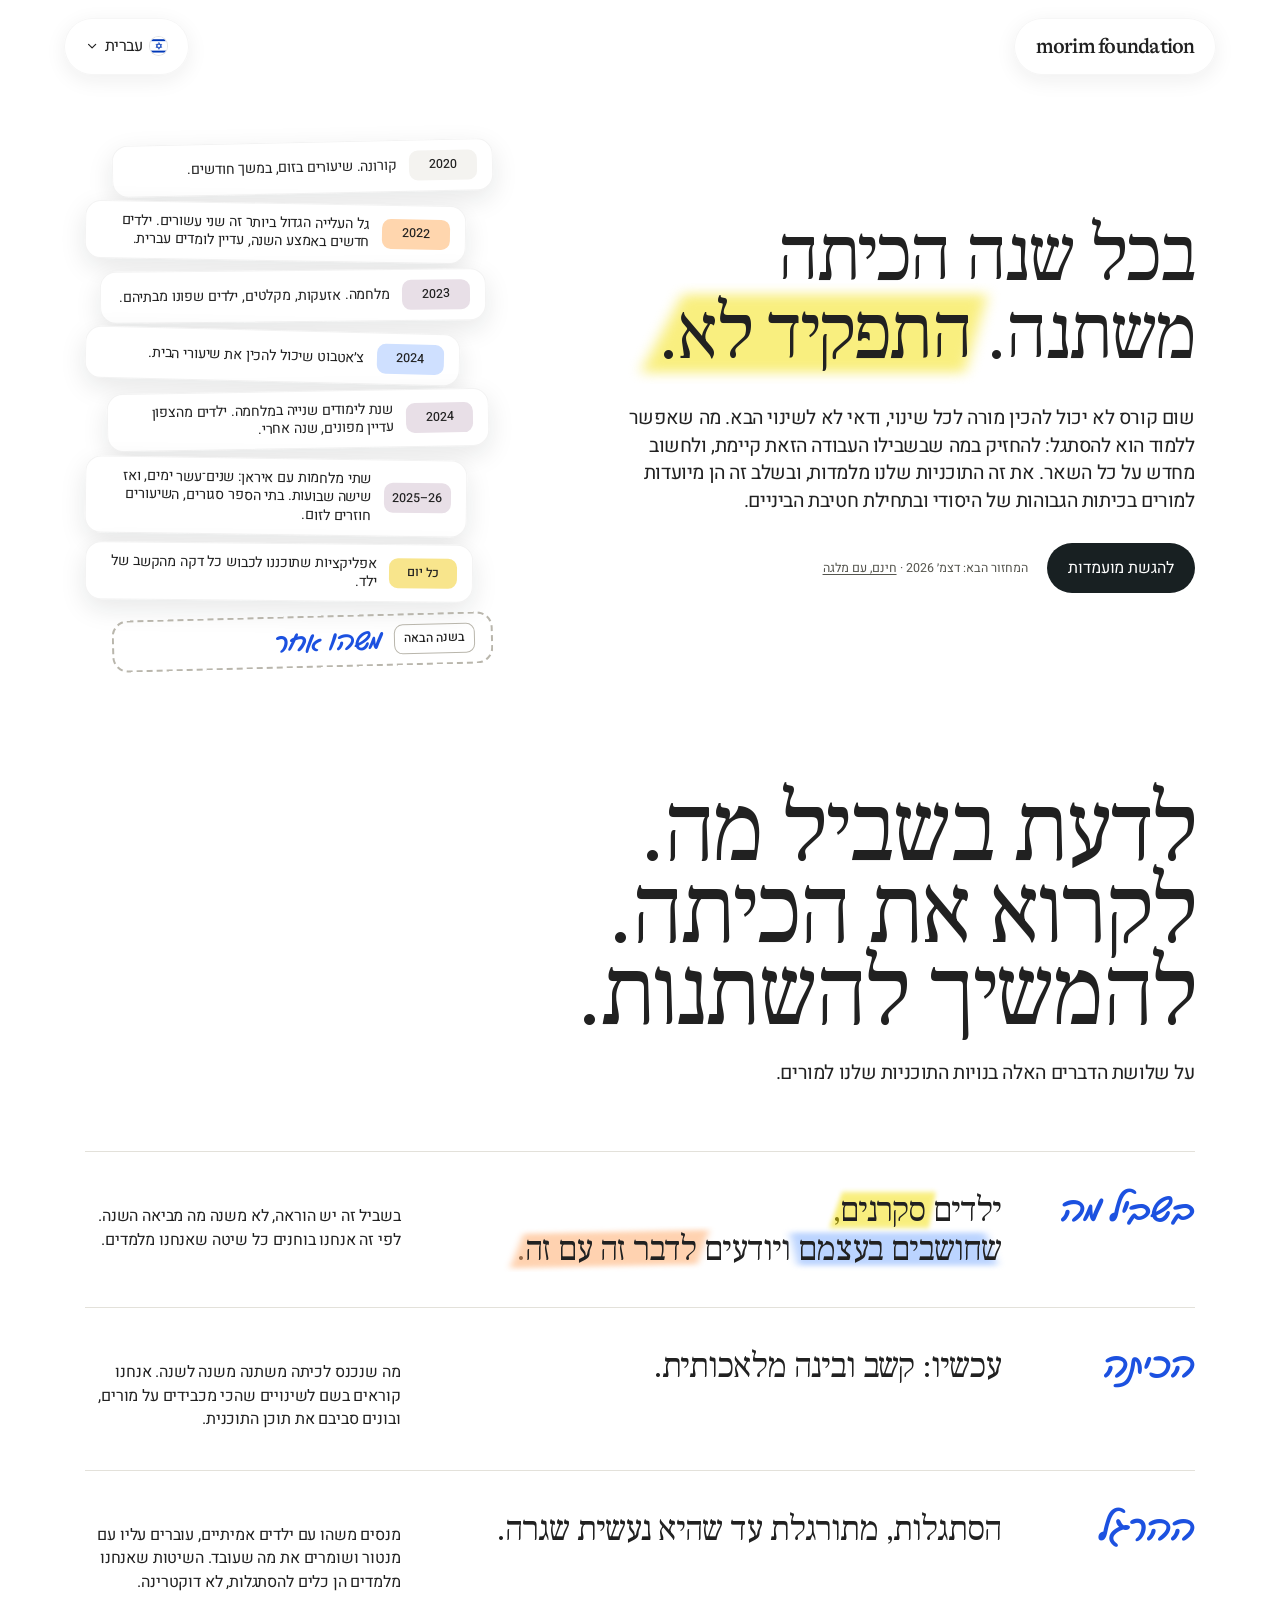
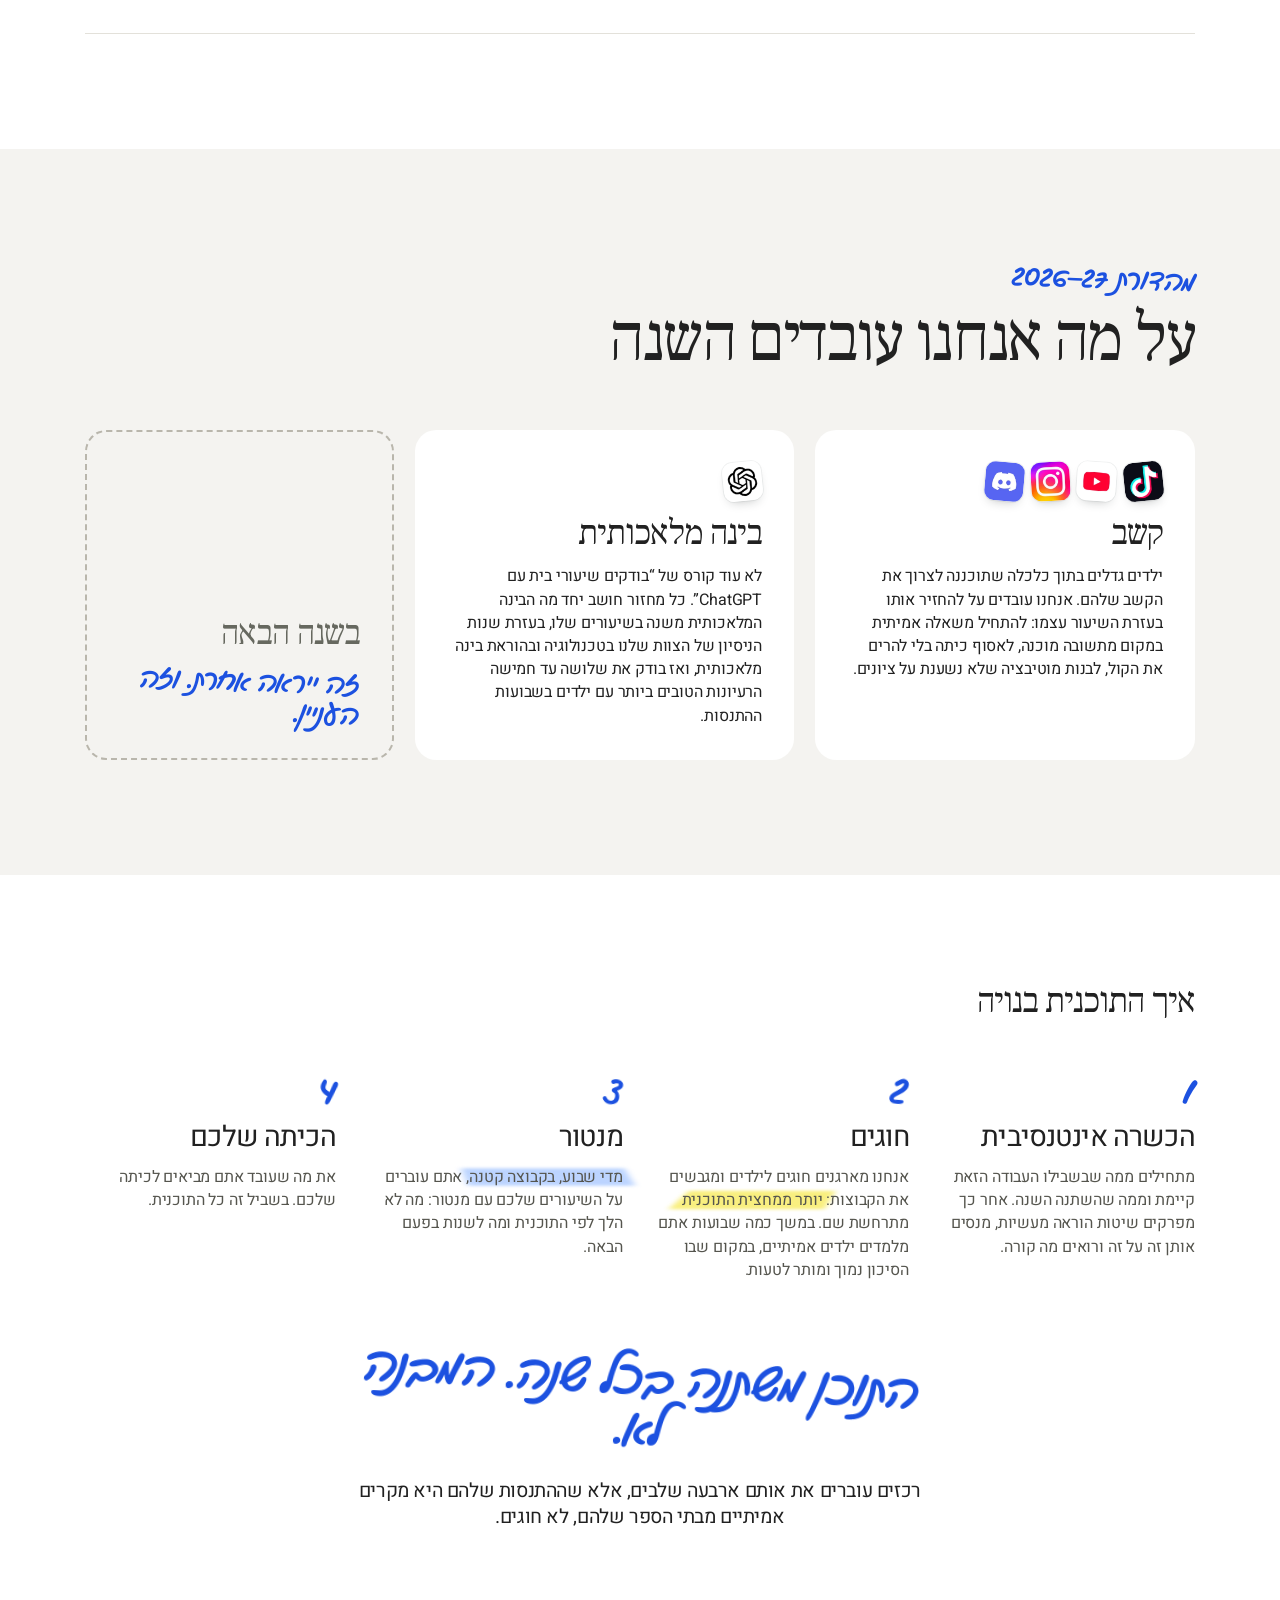
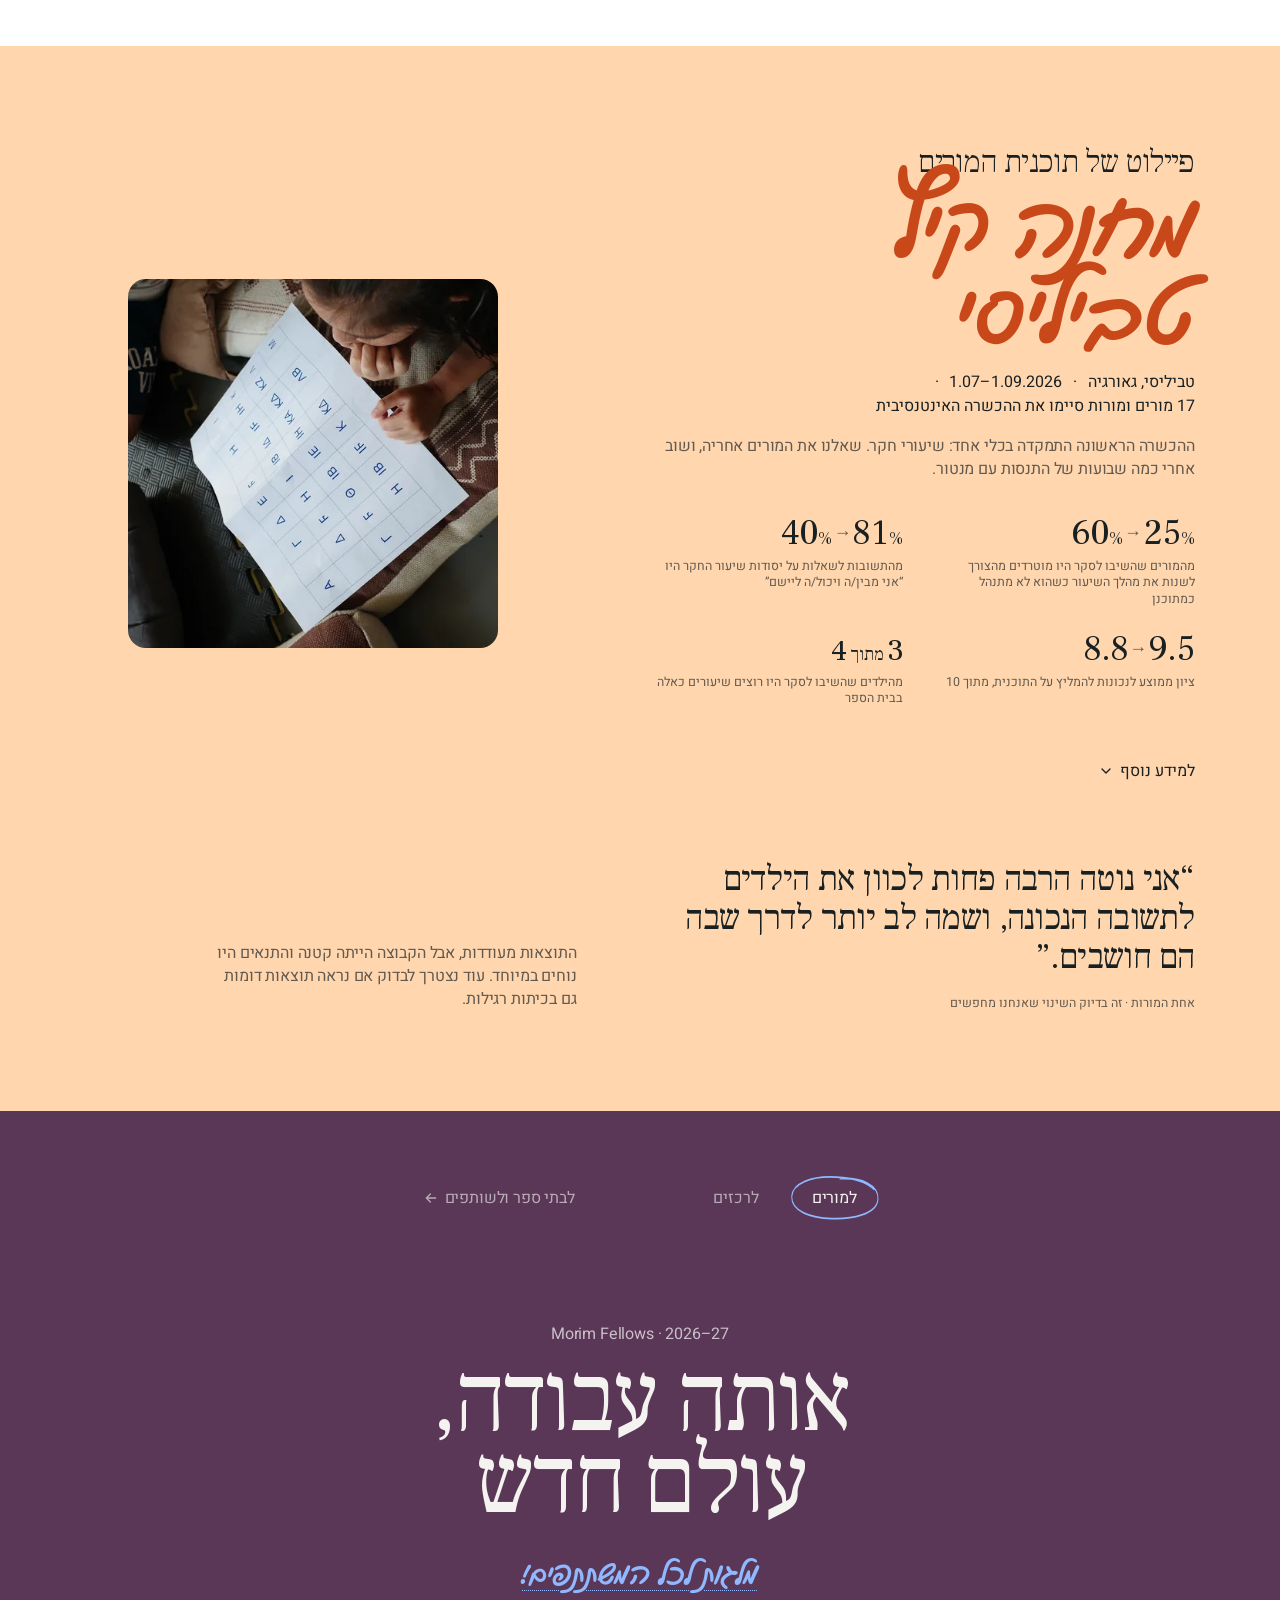
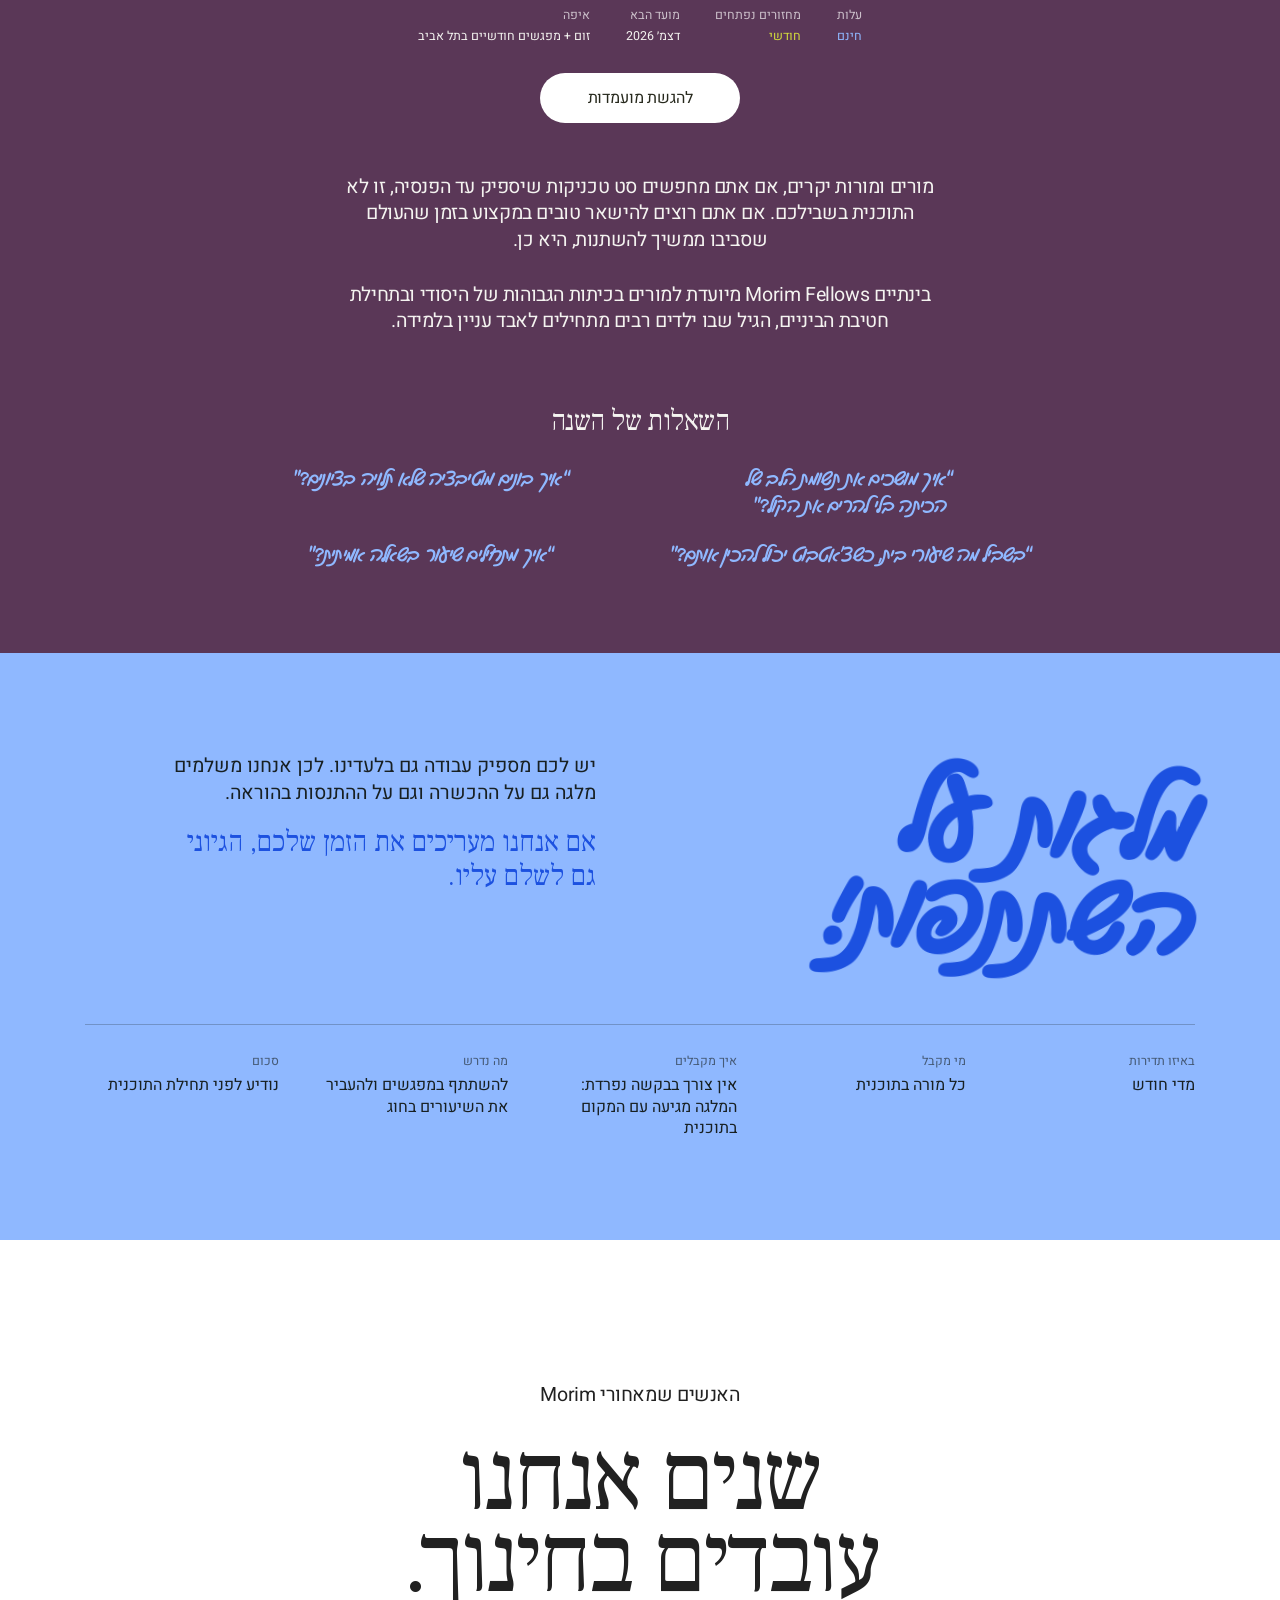
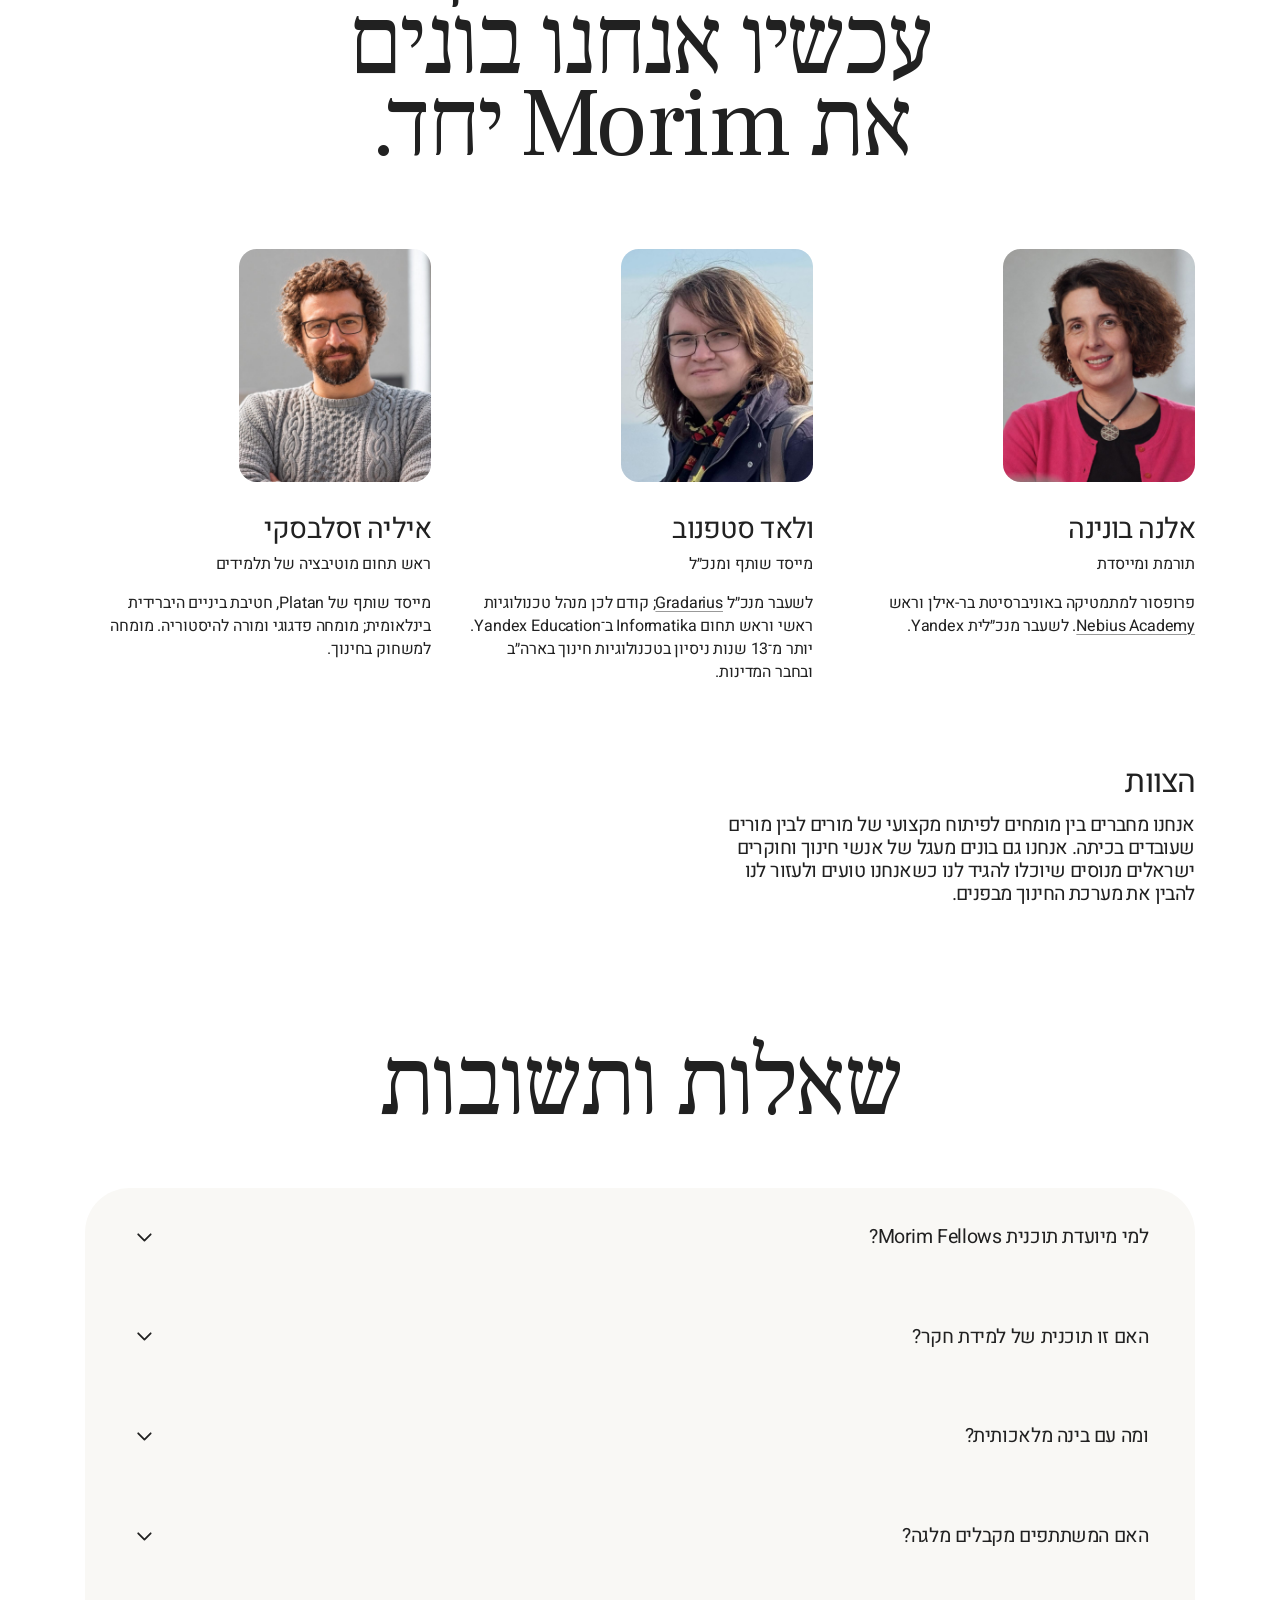
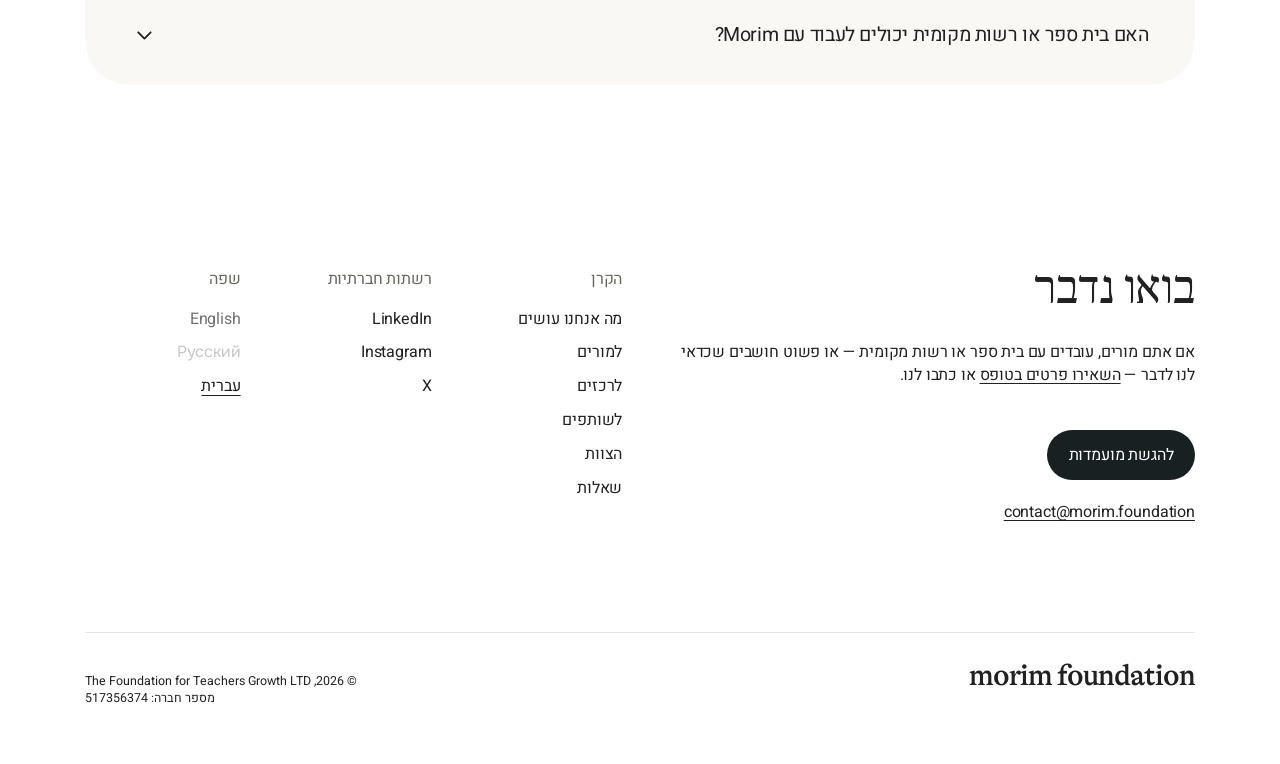
<file: he/index.html>
<!DOCTYPE html>
<html lang="he" dir="rtl">
<head>
  <meta charset="utf-8">
  <meta name="viewport" content="width=device-width, initial-scale=1">
  <title>קרן Morim</title>
  <meta name="description" content="תוכניות למורים ולרכזים בבתי ספר בישראל: הכשרות אינטנסיביות, התנסות מעשית בהוראה, ניתוח מצבים מבית הספר, ליווי שבועי של מנטור ומלגה למשתתפים.">
  <meta property="og:type" content="website">
  <meta property="og:title" content="קרן Morim">
  <meta property="og:description" content="תוכניות למורים ולרכזים בבתי ספר בישראל: הכשרות אינטנסיביות, התנסות מעשית בהוראה, ניתוח מצבים מבית הספר, ליווי שבועי של מנטור ומלגה למשתתפים.">
  <meta property="og:site_name" content="Morim Foundation">
  <meta property="og:locale" content="he_IL">
  <meta name="twitter:card" content="summary">
  <meta name="theme-color" content="#f4f3f0">
  <link rel="canonical" href="https://morim.foundation/he/">
  <link rel="alternate" hreflang="en" href="https://morim.foundation/">
  <link rel="alternate" hreflang="ru" href="https://morim.foundation/ru/">
  <link rel="alternate" hreflang="he" href="https://morim.foundation/he/">
  <link rel="alternate" hreflang="x-default" href="https://morim.foundation/">
  <link rel="icon" href="../assets/favicon.png">
  <link rel="preload" href="../assets/fonts/FrankRuhlLibre-Variable.woff2" as="font" type="font/woff2" crossorigin>
  <link rel="preload" href="../assets/fonts/Heebo-Variable-hebrew.woff2" as="font" type="font/woff2" crossorigin>
  <link rel="preload" href="../assets/fonts/Heebo-Variable-latin.woff2" as="font" type="font/woff2" crossorigin>
  <link rel="preload" href="../assets/fonts/GveretLevin-Regular.woff2" as="font" type="font/woff2" crossorigin>
  <link rel="preload" href="../assets/fonts/GTAlpina-Medium.woff2" as="font" type="font/woff2" crossorigin>
  <link rel="modulepreload" href="../js/main.js?v=96e04836">
  <link rel="modulepreload" href="../js/lib/page-motion.js?v=96e04836">
  <link rel="modulepreload" href="../js/lib/card-depth.js?v=96e04836">
  <link rel="modulepreload" href="../js/lib/floating-apply.js?v=96e04836">
  <link rel="modulepreload" href="../js/header.js?v=96e04836">
  <link rel="modulepreload" href="../js/dialog.js?v=96e04836">
  <link rel="modulepreload" href="../js/mobile-menu.js?v=96e04836">
  <link rel="modulepreload" href="../js/disclosure.js?v=96e04836">
  <link rel="modulepreload" href="../js/program-motion.js?v=96e04836">
  <link rel="modulepreload" href="../js/programs.js?v=96e04836">
  <link rel="modulepreload" href="../js/lang.js?v=96e04836">
  <link rel="modulepreload" href="../js/nav-menu.js?v=96e04836">
  <link rel="modulepreload" href="../js/scroll-hint.js?v=96e04836">
  <link rel="modulepreload" href="../js/audiences.js?v=96e04836">
  <link rel="modulepreload" href="../js/hand-a.js?v=96e04836">
  <link rel="modulepreload" href="../js/margin-note.js?v=96e04836">
  <link rel="modulepreload" href="../js/tabs.js?v=96e04836">
  <link rel="stylesheet" href="../css/base.css?v=96e04836">
  <link rel="stylesheet" href="../css/sections.css?v=96e04836">
  <link rel="stylesheet" href="../css/motion.css?v=96e04836">
  <link rel="stylesheet" href="../css/mobile.css?v=96e04836">
  <link rel="stylesheet" href="../css/header.css?v=96e04836">
  <link rel="stylesheet" href="../css/hero.css?v=96e04836">
  <link rel="stylesheet" href="../css/widgets.css?v=96e04836">
  <link rel="stylesheet" href="../css/type.css?v=96e04836">
  <script src="../js/page-slide.js?v=96e04836"></script>
  <noscript><style>.side-panel{position:static;display:block;inline-size:auto;block-size:auto;max-block-size:none;overflow:visible;box-shadow:none;margin-block-start:1rem}.side-panel-close,[data-dialog]{display:none}</style></noscript>
</head>
<body>
<main id="top" data-lang="he">

  <div class="header-shell" data-compact="false">
    <div class="header-start">
      <header class="site-header">
        <a class="logo" href="#top" aria-label="קרן Morim — לעמוד הבית">morim foundation</a>
      </header>
    </div>
    <nav class="lang-float" aria-label="ניווט ראשי">
      <div class="nav-menu lang-menu">
  <button type="button" class="nav-menu-button" aria-haspopup="true" aria-expanded="false"
          aria-controls="lang-menu-list">
    <svg class="flag" viewBox="0 0 24 24" width="20" height="20" aria-hidden="true" focusable="false"><rect width="24" height="24" fill="#fff"/><rect y="3" width="24" height="2.6" fill="#0038b8"/><rect y="18.4" width="24" height="2.6" fill="#0038b8"/><path d="M12 7.4 15.8 14H8.2ZM12 16.6 8.2 10H15.8Z" fill="none" stroke="#0038b8" stroke-width="1"/></svg><span class="sr-only">שפה: </span><span>עברית</span>
    <svg viewBox="0 0 24 24" width="16" height="16" fill="none" stroke="currentColor" stroke-width="2" stroke-linecap="round" stroke-linejoin="round" aria-hidden="true"><path d="m6 9 6 6 6-6"/></svg>
  </button>
  <ul id="lang-menu-list" class="nav-menu-list" hidden>
    <li><a href="../" hreflang="en" lang="en"><svg class="flag" viewBox="0 0 24 24" width="20" height="20" aria-hidden="true" focusable="false"><rect width="24" height="24" fill="#012169"/><path d="M0 0 24 24M24 0 0 24" stroke="#fff" stroke-width="4.8"/><path d="M0 0 24 24M24 0 0 24" stroke="#c8102e" stroke-width="1.6"/><path d="M12 0v24M0 12h24" stroke="#fff" stroke-width="6"/><path d="M12 0v24M0 12h24" stroke="#c8102e" stroke-width="3.6"/><rect x="12" width="12" height="24" fill="#fff"/><rect x="12" y="0.000" width="12" height="1.846" fill="#b31942"/><rect x="12" y="3.692" width="12" height="1.846" fill="#b31942"/><rect x="12" y="7.385" width="12" height="1.846" fill="#b31942"/><rect x="12" y="11.077" width="12" height="1.846" fill="#b31942"/><rect x="12" y="14.769" width="12" height="1.846" fill="#b31942"/><rect x="12" y="18.462" width="12" height="1.846" fill="#b31942"/><rect x="12" y="22.154" width="12" height="1.846" fill="#b31942"/><rect x="12" width="6" height="12.923" fill="#0a3161"/><path d="M12 0v24" stroke="#fff" stroke-width="0.6"/></svg><span>English</span></a></li>
<li><a role="link" aria-disabled="true" lang="ru"><svg class="flag" viewBox="0 0 24 24" width="20" height="20" aria-hidden="true" focusable="false"><rect width="24" height="8" fill="#fff"/><rect y="8" width="24" height="8" fill="#0039a6"/><rect y="16" width="24" height="8" fill="#d52b1e"/></svg><span>Русский</span></a></li>

  </ul>
</div>
    </nav>
  </div>

  <p class="hero-note"><strong>הכשרה ללא עלות</strong> למורים ולרכזים בבתי ספר. המשתתפים מקבלים <strong>תמיכה כספית</strong>.</p>
  <section class="hero hero-years-layout" aria-labelledby="hero-title">
    <div class="hero-copy">
      <h1 id="hero-title">בכל שנה הכיתה משתנה. <mark>התפקיד לא.</mark></h1>
      <p class="hero-lead">שום קורס לא יכול להכין מורה לכל שינוי, ודאי לא לשינוי הבא. מה שאפשר ללמוד הוא להסתגל: להחזיק במה שבשבילו העבודה הזאת קיימת, ולחשוב מחדש על כל השאר. את זה התוכניות שלנו מלמדות, ובשלב זה הן מיועדות למורים בכיתות הגבוהות של היסודי ובתחילת חטיבת הביניים.</p>
      <p class="hero-actions">
        <a class="button hero-apply" href="https://survey.morim.foundation/s/join-v1?src=landing&lang=he" data-apply>להגשת מועמדות</a>
        <span class="hero-next">המחזור הבא: דצמ׳ 2026 · <a href="#scholarship">חינם, עם מלגה</a></span>
      </p>
    </div>
    <ol class="hero-years" aria-label="שש שנים בכיתה ישראלית">
      <li class="hero-year" data-tint="paper"><span class="hero-year-when"><bdi>2020</bdi></span><span class="hero-year-text">קורונה. שיעורים בזום, במשך חודשים.</span></li>
      <li class="hero-year" data-tint="peach"><span class="hero-year-when"><bdi>2022</bdi></span><span class="hero-year-text">גל העלייה הגדול ביותר זה שני עשורים. ילדים חדשים באמצע השנה, עדיין לומדים עברית.</span></li>
      <li class="hero-year" data-tint="plum"><span class="hero-year-when"><bdi>2023</bdi></span><span class="hero-year-text">מלחמה. אזעקות, מקלטים, ילדים שפונו מבתיהם.</span></li>
      <li class="hero-year" data-tint="blue"><span class="hero-year-when"><bdi>2024</bdi></span><span class="hero-year-text">צ׳אטבוט שיכול להכין את שיעורי הבית.</span></li>
      <li class="hero-year" data-tint="plum"><span class="hero-year-when"><bdi>2024</bdi></span><span class="hero-year-text">שנת לימודים שנייה במלחמה. ילדים מהצפון עדיין מפונים, שנה אחרי.</span></li>
      <li class="hero-year" data-tint="plum"><span class="hero-year-when"><bdi>2025–26</bdi></span><span class="hero-year-text">שתי מלחמות עם איראן: שנים־עשר ימים, ואז שישה שבועות. בתי הספר סגורים, השיעורים חוזרים לזום.</span></li>
      <li class="hero-year" data-tint="yellow"><span class="hero-year-when"><bdi>כל יום</bdi></span><span class="hero-year-text">אפליקציות שתוכננו לכבוש כל דקה מהקשב של ילד.</span></li>
      <li class="hero-year hero-year-next"><span class="hero-year-when">בשנה הבאה</span><span class="hero-year-text">משהו אחר</span></li>
    </ol>
  </section>
  <a class="scroll-hint" href="#what-we-do" data-scroll-hint>
    <span>גללו</span>
    <svg viewBox="0 0 24 24" width="16" height="16" fill="none" stroke="currentColor" stroke-width="2" stroke-linecap="round" stroke-linejoin="round" aria-hidden="true"><path d="m6 9 6 6 6-6"/></svg>
  </a>
  <div class="floating-apply-rail" data-anchor=".hero" inert>
    <a class="button floating-apply-button" href="https://survey.morim.foundation/s/join-v1?src=landing&lang=he">להגשת מועמדות</a>
  </div>

  <section class="stance" id="what-we-do" aria-labelledby="what-we-do-title">
    <div class="stance-head">
      <h2 class="display" id="what-we-do-title">לדעת בשביל מה.<br>לקרוא את הכיתה.<br>להמשיך להשתנות.</h2>
      <p class="stance-lead">על שלושת הדברים האלה בנויות התוכניות שלנו למורים.</p>
    </div>
    <div class="stance-rows">
      <div class="stance-row">
        <p class="stance-label">בשביל מה</p>
        <h3 class="stance-title">ילדים <mark>סקרנים</mark>, ש<mark class="blue">חושבים בעצמם</mark> ויודעים <mark class="peach">לדבר זה עם זה</mark>.</h3>
        <p class="stance-body">בשביל זה יש הוראה, לא משנה מה מביאה השנה. לפי זה אנחנו בוחנים כל שיטה שאנחנו מלמדים.</p>
      </div>
      <div class="stance-row">
        <p class="stance-label">הכיתה</p>
        <h3 class="stance-title">עכשיו: קשב ובינה מלאכותית.</h3>
        <p class="stance-body">מה שנכנס לכיתה משתנה משנה לשנה. אנחנו קוראים בשם לשינויים שהכי מכבידים על מורים, ובונים סביבם את תוכן התוכנית.</p>
      </div>
      <div class="stance-row">
        <p class="stance-label">ההרגל</p>
        <h3 class="stance-title">הסתגלות, מתורגלת עד שהיא נעשית שגרה.</h3>
        <p class="stance-body">מנסים משהו עם ילדים אמיתיים, עוברים עליו עם מנטור ושומרים את מה שעובד. השיטות שאנחנו מלמדים הן כלים להסתגלות, לא דוקטרינה.</p>
      </div>
    </div>
  </section>

  <section class="year" id="this-year" aria-labelledby="year-title">
    <p class="year-kicker">מהדורת <bdi dir="ltr">2026–27</bdi></p>
    <h2 class="year-title" id="year-title">על מה אנחנו עובדים השנה</h2>
    <div class="year-cards">
      <article class="year-card">
        <p class="year-icons" aria-hidden="true"><img src="../assets/hero-app-tiktok-128.webp" srcset="../assets/hero-app-tiktok-128.webp 128w, ../assets/hero-app-tiktok-256.webp 256w" sizes="(max-width: 700px) 2.5rem, 3.05vw" alt="" width="128" height="128" loading="lazy" decoding="async"><img src="../assets/hero-app-youtube-128.webp" srcset="../assets/hero-app-youtube-128.webp 128w, ../assets/hero-app-youtube-256.webp 256w" sizes="(max-width: 700px) 2.5rem, 3.05vw" alt="" width="128" height="128" loading="lazy" decoding="async"><img src="../assets/hero-app-instagram-128.webp" srcset="../assets/hero-app-instagram-128.webp 128w, ../assets/hero-app-instagram-256.webp 256w" sizes="(max-width: 700px) 2.5rem, 3.05vw" alt="" width="128" height="128" loading="lazy" decoding="async"><img src="../assets/hero-app-discord-128.webp" srcset="../assets/hero-app-discord-128.webp 128w, ../assets/hero-app-discord-256.webp 256w" sizes="(max-width: 700px) 2.5rem, 3.05vw" alt="" width="128" height="128" loading="lazy" decoding="async"></p>
        <h3>קשב</h3>
        <p>ילדים גדלים בתוך כלכלה שתוכננה לצרוך את הקשב שלהם. אנחנו עובדים על להחזיר אותו בעזרת השיעור עצמו: להתחיל משאלה אמיתית במקום מתשובה מוכנה, לאסוף כיתה בלי להרים את הקול, לבנות מוטיבציה שלא נשענת על ציונים.</p>
      </article>
      <article class="year-card">
        <p class="year-icons" aria-hidden="true"><img src="../assets/hero-app-chatgpt-128.webp" srcset="../assets/hero-app-chatgpt-128.webp 128w, ../assets/hero-app-chatgpt-256.webp 256w" sizes="(max-width: 700px) 2.5rem, 3.05vw" alt="" width="128" height="128" loading="lazy" decoding="async"></p>
        <h3>בינה מלאכותית</h3>
        <p>לא עוד קורס של “בודקים שיעורי בית עם ChatGPT”. כל מחזור חושב יחד מה הבינה המלאכותית משנה בשיעורים שלו, בעזרת שנות הניסיון של הצוות שלנו בטכנולוגיה ובהוראת בינה מלאכותית, ואז בודק את שלושה עד חמישה הרעיונות הטובים ביותר עם ילדים בשבועות ההתנסות.</p>
      </article>
      <article class="year-card year-card-next">
        <h3>בשנה הבאה</h3>
        <p class="year-next-note">זה ייראה אחרת. וזה העניין.</p>
      </article>
    </div>
  </section>

  <section class="how" id="how-it-works" aria-labelledby="how-title">
    <div class="wwd-steps">
      <h2 class="how-title" id="how-title">איך התוכנית בנויה</h2>
      <ol class="wwd-steps-list">
        <li class="wwd-step">
          <span class="wwd-step-num" aria-hidden="true">1</span>
          <h4>הכשרה אינטנסיבית</h4>
          <p>מתחילים ממה שבשבילו העבודה הזאת קיימת וממה שהשתנה השנה. אחר כך מפרקים שיטות הוראה מעשיות, מנסים אותן זה על זה ורואים מה קורה.</p>
        </li>
        <li class="wwd-step">
          <span class="wwd-step-num" aria-hidden="true">2</span>
          <h4>חוגים</h4>
          <p>אנחנו מארגנים חוגים לילדים ומגבשים את הקבוצות: <mark>יותר ממחצית התוכנית</mark> מתרחשת שם. במשך כמה שבועות אתם מלמדים ילדים אמיתיים, במקום שבו הסיכון נמוך ומותר לטעות.</p>
        </li>
        <li class="wwd-step">
          <span class="wwd-step-num" aria-hidden="true">3</span>
          <h4>מנטור</h4>
          <p><mark class="blue">מדי שבוע, בקבוצה קטנה,</mark> אתם עוברים על השיעורים שלכם עם מנטור: מה לא הלך לפי התוכנית ומה לשנות בפעם הבאה.</p>
        </li>
        <li class="wwd-step">
          <span class="wwd-step-num" aria-hidden="true">4</span>
          <h4>הכיתה שלכם</h4>
          <p>את מה שעובד אתם מביאים לכיתה שלכם. בשביל זה כל התוכנית.</p>
        </li>
      </ol>
      <div class="prose wwd-steps-close">
        <p class="beat-note wwd-note">התוכן משתנה בכל שנה. המבנה לא.</p>
        <p>רכזים עוברים את אותם ארבעה שלבים, אלא שההתנסות שלהם היא מקרים אמיתיים מבתי הספר שלהם, לא חוגים.</p>
      </div>
    </div>
  </section>

  <section class="camp" id="tbilisi-camp" aria-labelledby="tbilisi-promo-title" data-program="tbilisi">
    <div class="camp-copy">
      <h2 id="tbilisi-promo-title"><span class="camp-descriptor">פיילוט של תוכנית המורים</span> <span class="camp-name">מחנה קיץ טביליסי</span></h2>
      <p class="promo-meta"><span>טביליסי, גאורגיה</span><span><bdi dir="ltr">1.07–1.09.2026</bdi></span><span>17 מורים ומורות סיימו את ההכשרה האינטנסיבית</span></p>
      <p class="camp-intro">ההכשרה הראשונה התמקדה בכלי אחד: שיעורי חקר. שאלנו את המורים אחריה, ושוב אחרי כמה שבועות של התנסות עם מנטור.</p>
      <ul class="camp-figures" role="list">
        <li class="camp-figure">
          <span class="stat-value">60<small>%</small><span class="arrow">→</span>25<small>%</small></span>
          <span class="stat-label">מהמורים שהשיבו לסקר היו מוטרדים מהצורך לשנות את מהלך השיעור כשהוא לא מתנהל כמתוכנן</span>
        </li>
        <li class="camp-figure">
          <span class="stat-value">40<small>%</small><span class="arrow">→</span>81<small>%</small></span>
          <span class="stat-label">מהתשובות לשאלות על יסודות שיעור החקר היו “אני מבין/ה ויכול/ה ליישם”</span>
        </li>
        <li class="camp-figure">
          <span class="stat-value">8.8<span class="arrow">→</span>9.5</span>
          <span class="stat-label">ציון ממוצע לנכונות להמליץ על התוכנית, מתוך 10</span>
        </li>
        <li class="camp-figure">
          <span class="stat-value">&rlm;3<small>&nbsp;מתוך&nbsp;</small>4</span>
          <span class="stat-label">מהילדים שהשיבו לסקר היו רוצים שיעורים כאלה בבית הספר</span>
        </li>
      </ul>
      <button type="button" class="camp-more text-link" aria-expanded="false" aria-controls="tbilisi-details" data-expand hidden>
        <span>למידע נוסף</span><svg class="camp-more-arrow" viewBox="0 0 24 24" aria-hidden="true" focusable="false"><path d="m6 9 6 6 6-6"/></svg>
      </button>
    </div>
    <img class="camp-photo" src="../assets/camp-square-720.webp"
     srcset="../assets/camp-square-480.webp 480w, ../assets/camp-square-720.webp 720w, ../assets/camp-square-1080.webp 1080w, ../assets/camp-square-1440.webp 1440w"
     sizes="(max-width: 700px) 16rem, 26rem"
     alt="" width="720" height="720" loading="lazy" decoding="async">
    <div class="camp-details" id="tbilisi-details">
      <div class="program-results-copy">
        <h3 class="program-results-title">הפיילוט הראשון</h3>
        <p>אחרי ההתנסות ראינו שינוי ברור בתשובות. בשאלות על יסודות השיטה — מה מטרת שיעור החקר, במה הוא שונה משיעור שהוא רק מעניין ומה תפקיד המורה בו — שיעור התשובות “אני מבין/ה ויכול/ה ליישם” עלה מ־40% ל־81%. פחות מורים דיווחו שהם מוטרדים מהצורך לשנות את מהלך השיעור כשהוא לא מתנהל כמתוכנן.</p>
        <p>לא הכול נהיה קל יותר. ההתמודדות עם הדינמיקה בקבוצה עדיין הייתה קשה, ולכן אנחנו מוסיפים עוד תרגול וליווי בתחום הזה.</p>
      </div>
    </div>
    <div class="camp-story">
      <figure class="camp-voice">
        <blockquote class="results-quote">“אני נוטה הרבה פחות לכוון את הילדים לתשובה הנכונה, ושמה לב יותר לדרך שבה הם חושבים.”</blockquote>
        <figcaption class="results-note">אחת המורות · זה בדיוק השינוי שאנחנו מחפשים</figcaption>
      </figure>
      <p class="results-caveat">התוצאות מעודדות, אבל הקבוצה הייתה קטנה והתנאים היו נוחים במיוחד. עוד נצטרך לבדוק אם נראה תוצאות דומות גם בכיתות רגילות.</p>
    </div>
  </section>

  <div class="story-stack">
    <section class="audiences" id="audiences" aria-label="מאיפה להתחיל">
    <div class="audience-nav">
    <div class="audience-tabs" role="tablist" aria-label="מאיפה להתחיל">
      <a class="audience-tab" role="tab" id="tab-fellowship" href="#fellowship" aria-controls="fellowship"
         aria-selected="true">
        <span>למורים</span>
        <svg class="audience-loop" viewBox="0 0 200 60" preserveAspectRatio="none" aria-hidden="true" focusable="false"><path pathLength="1" d="M112 7C158 5 197 15 195 32C193 51 136 57 94 56C47 55 5 47 6 29C7 13 49 3 104 5C140 6 170 11 186 20"/></svg>
      </a>
      <a class="audience-tab" role="tab" id="tab-leaders" href="#leaders" aria-controls="leaders"
         aria-selected="false">
        <span>לרכזים</span>
        <svg class="audience-loop" viewBox="0 0 200 60" preserveAspectRatio="none" aria-hidden="true" focusable="false"><path pathLength="1" d="M112 7C158 5 197 15 195 32C193 51 136 57 94 56C47 55 5 47 6 29C7 13 49 3 104 5C140 6 170 11 186 20"/></svg>
      </a>
    </div>
    <a class="audience-trigger text-link" href="schools/">
      <span>לבתי ספר ולשותפים</span><svg class="promo-arrow" viewBox="0 0 24 24" aria-hidden="true" focusable="false"><path d="M5 12h14M13 6l6 6-6 6"/></svg>
    </a>
    </div>
    <div class="audience-pane fellowship" id="fellowship" role="tabpanel" aria-labelledby="fellowship-title">
      <h2 class="display" id="fellowship-title"><span class="offer-kicker"><bdi dir="ltr">Morim Fellows · 2026–27</bdi></span> אותה עבודה,<br>עולם חדש</h2>
      <div class="program-offer">
  <article class="offer-terms" id="program-tel-aviv" data-program="tel-aviv" aria-labelledby="fellowship-title">
<p class="offer-tags"><a class="offer-tag offer-scholarship" href="#scholarship">מלגות לכל המשתתפים!</a></p>    <div class="offer-meta">
<p><span>עלות</span><em class="offer-meta-cost">חינם</em></p><p><span>מחזורים נפתחים</span><em class="offer-meta-frequency">חודשי</em></p><p><span>מועד הבא</span>דצמ׳ 2026</p>      <p><span>איפה</span>זום + מפגשים חודשיים בתל&nbsp;אביב</p>
    </div>
  </article>
  <a class="button apply-button offer-apply" href="https://survey.morim.foundation/s/join-v1?src=landing&lang=he" data-apply>להגשת מועמדות</a>
</div>
      <div class="prose fellowship-intro">
        <p>מורים ומורות יקרים, אם אתם מחפשים סט טכניקות שיספיק עד הפנסיה, זו לא התוכנית בשבילכם. אם אתם רוצים להישאר טובים במקצוע בזמן שהעולם שסביבו ממשיך להשתנות, היא כן.</p>
        <p>בינתיים Morim Fellows מיועדת למורים בכיתות הגבוהות של היסודי ובתחילת חטיבת הביניים, הגיל שבו ילדים רבים מתחילים לאבד עניין בלמידה.</p>
      </div>
      <div class="prose fellowship-practice">
        <p class="questions-title">השאלות של השנה</p>
        <div class="questions" aria-label="שאלות יומיומיות, אבל קשות">
          <span>“איך מושכים את תשומת הלב של הכיתה בלי להרים את הקול?”</span>
          <span>“איך בונים מוטיבציה שלא תלויה בציונים?”</span>
          <span>“בשביל מה שיעורי בית, כשצ׳אטבוט יכול להכין אותם?”</span>
          <span>“איך מתחילים שיעור בשאלה אמיתית?”</span>
        </div>
      </div>
    </div>

    <div class="audience-pane leaders" id="leaders" role="tabpanel" aria-labelledby="leaders-title">
      <h2 class="display" id="leaders-title">עבודת הריכוז בבית הספר: צוות, תהליכי עבודה ופרויקטים</h2>
      <div class="program-offer">
  <article class="offer-terms" id="program-school-coordination" data-program="school-coordination" aria-labelledby="leaders-title">
<p class="offer-tags"><a class="offer-tag offer-scholarship" href="#scholarship">מלגות לכל המשתתפים!</a></p>    <div class="offer-meta">
<p><span>עלות</span><em class="offer-meta-cost">חינם</em></p><p><span>מחזורי הכשרה חדשים</span><em class="offer-meta-frequency">חודשי</em></p><p><span>מועד הבא</span>פבר׳ 2027</p>      <p><span>איפה</span>זום + מפגשים בתל&nbsp;אביב</p>
    </div>
  </article>
  <a class="button apply-button offer-apply" href="https://survey.morim.foundation/s/join-v1?src=landing&lang=he" data-apply>להגשת מועמדות</a>
</div>
      <article class="running-card" id="program-school-coordination-pilot" data-closed>
        <h3>פיילוט התוכנית</h3>
        <p class="running-status">התוצאות בקרוב</p>
        <p class="running-badge running-now">פועל כעת</p>
      </article>
      <div class="prose leaders-intro">
        <p>רכזים ורכזות יקרים, מורים טובים צריכים בתי ספר שבהם יוכלו לעבוד היטב וירצו להישאר. לכן אנחנו עובדים עם מורים גם על ההוראה בכיתה וגם על הובלת צוותים.</p>
        <p>את Morim Leaders, התוכנית הראשונה שלנו לרכזים ולרכזות, אנחנו בונים יחד איתם. הפיילוט הראשון כבר מתקיים בקבוצה סגורה.</p>
      </div>
      <div class="leader-benefits feature-cards">
        <article class="benefit">
          <h3>להוביל בלי סמכות פורמלית</h3>
          <p>רכזים ורכזות הם גם מורים. הם מלמדים בכיתות שלהם ועוזרים לצוות שלם לעבוד טוב יותר — לעיתים קרובות בלי סמכות פורמלית על האנשים שהם מובילים.<br>איך מקדמים צוות כשהאנשים בו לא כפופים לכם?</p>
        </article>
        <article class="benefit">
          <h3>משוב שבאמת עוזר</h3>
          <p>איך נותנים משוב שאפשר להיעזר בו, תומכים בעמיתים ועוזרים להם להתפתח?<br>המשתתפים מנתחים יחד עם מנטור מצבים מבתי הספר שלהם.</p>
        </article>
        <article class="benefit">
          <h3>זמן להוראה ולהתפתחות מקצועית</h3>
          <p>איך מחלקים את העומס בצוות ומשאירים זמן להתפתחות מקצועית — שלכם ושל חברי הצוות?<br>בתוכנית עוסקים בתכנון, בבניית צוות, בשגרות עבודה ובניהול פרויקטים — בלי שעבודת הריכוז תבוא על חשבון ההוראה.</p>
        </article>
      </div>
    </div>

    </section>
  </div>

  <section class="scholarship-band" id="scholarship" aria-labelledby="scholarship-title">
    <h2 class="scholarship-word" id="scholarship-title">מלגות על השתתפות!</h2>
    <div class="scholarship-text">
      <p>יש לכם מספיק עבודה גם בלעדינו. לכן אנחנו משלמים מלגה גם על ההכשרה וגם על ההתנסות בהוראה.</p>
      <p>אם אנחנו מעריכים את הזמן שלכם, הגיוני גם לשלם עליו.</p>
    </div>
    <dl class="scholarship-terms">
      <div><dt>באיזו תדירות</dt><dd>מדי חודש</dd></div>
      <div><dt>מי מקבל</dt><dd>כל מורה בתוכנית</dd></div>
      <div><dt>איך מקבלים</dt><dd>אין צורך בבקשה נפרדת: המלגה מגיעה עם המקום בתוכנית</dd></div>
      <div><dt>מה נדרש</dt><dd>להשתתף במפגשים ולהעביר את השיעורים בחוג</dd></div>
      <div><dt>סכום</dt><dd>נודיע לפני תחילת התוכנית</dd></div>
    </dl>
  </section>


  <section class="team" id="team" aria-labelledby="team-title">
    <p class="eyebrow">האנשים שמאחורי Morim</p>
    <h2 class="team-title" id="team-title">שנים אנחנו<br class="desktop-break"> עובדים בחינוך.<br class="desktop-break"> עכשיו אנחנו בונים<br class="desktop-break"> את Morim יחד.</h2>
    <div class="team-columns">
      <article class="person">
        <img class="portrait" src="../assets/team-elena.jpg" alt="אלנה בונינה" width="420" height="510" loading="lazy">
        <h3><a href="https://www.linkedin.com/in/elena-bunina-738522eb/" target="_blank" rel="noreferrer">אלנה בונינה</a></h3>
        <p class="person-role">תורמת ומייסדת</p>
        <p>פרופסור למתמטיקה באוניברסיטת בר-אילן וראש <a href="https://academy.nebius.com/" target="_blank" rel="noreferrer">Nebius Academy</a>. לשעבר מנכ״לית Yandex.</p>
      </article>
      <article class="person">
        <img class="portrait" src="../assets/team-vlad.jpg" alt="ולאד סטפנוב" width="420" height="510" loading="lazy">
        <h3><a href="https://www.linkedin.com/in/utterstep/" target="_blank" rel="noreferrer">ולאד סטפנוב</a></h3>
        <p class="person-role">מייסד שותף ומנכ״ל</p>
        <p>לשעבר מנכ״ל <a href="https://gradarius.com/" target="_blank" rel="noreferrer">Gradarius</a>; קודם לכן מנהל טכנולוגיות ראשי וראש תחום Informatika ב־Yandex Education. יותר מ־13 שנות ניסיון בטכנולוגיות חינוך בארה״ב ובחבר המדינות.</p>
      </article>
      <article class="person">
        <img class="portrait" src="../assets/team-ilya.jpg" alt="איליה זסלבסקי" width="420" height="510" loading="lazy">
        <h3><a href="https://www.linkedin.com/in/izaslavskiy/" target="_blank" rel="noreferrer">איליה זסלבסקי</a></h3>
        <p class="person-role">ראש תחום מוטיבציה של תלמידים</p>
        <p>מייסד שותף של Platan, חטיבת ביניים היברידית בינלאומית; מומחה פדגוגי ומורה להיסטוריה. מומחה למשחוק בחינוך.</p>
      </article>
    </div>
    <div class="team-note">
      <h3>הצוות</h3>
      <p>אנחנו מחברים בין מומחים לפיתוח מקצועי של מורים לבין מורים שעובדים בכיתה. אנחנו גם בונים מעגל של אנשי חינוך וחוקרים ישראלים מנוסים שיוכלו להגיד לנו כשאנחנו טועים ולעזור לנו להבין את מערכת החינוך מבפנים.</p>
    </div>
  </section>

  <section class="faq" id="faq" aria-labelledby="faq-title">
    <h2 id="faq-title">שאלות ותשובות</h2>
    <div class="faq-list">
      <details class="faq-item" data-state="closed">
        <summary class="faq-trigger">
          למי מיועדת תוכנית Morim Fellows?
          <svg class="faq-chevron" viewBox="0 0 24 24" width="24" height="24" fill="none" stroke="currentColor" stroke-width="1.75" stroke-linecap="round" stroke-linejoin="round" aria-hidden="true" focusable="false"><path d="m6 9 6 6 6-6"/></svg>
        </summary>
        <div class="faq-answer">
          <div class="faq-answer-body">מורים בפועל בישראל שמלמדים בכיתות הגבוהות של היסודי או בתחילת חטיבת הביניים, ורוצים להמשיך לשנות את הדרך שבה הם מלמדים. גם אם אתם מלמדים תלמידים בגילים אחרים, אפשר לפנות אלינו ולספר על הניסיון שלכם.</div>
        </div>
      </details>
      <details class="faq-item" data-state="closed">
        <summary class="faq-trigger">
          האם זו תוכנית של למידת חקר?
          <svg class="faq-chevron" viewBox="0 0 24 24" width="24" height="24" fill="none" stroke="currentColor" stroke-width="1.75" stroke-linecap="round" stroke-linejoin="round" aria-hidden="true" focusable="false"><path d="m6 9 6 6 6-6"/></svg>
        </summary>
        <div class="faq-answer">
          <div class="faq-answer-body">חקר הוא אחד הכלים שלנו, והחד ביותר שאנחנו מכירים לבניית סקרנות ומוטיבציה פנימית. אבל הוא איטי ולא מתאים לכל שיעור, ולכן אנחנו מלמדים גם מתי לא להשתמש בו.</div>
        </div>
      </details>
      <details class="faq-item" data-state="closed">
        <summary class="faq-trigger">
          ומה עם בינה מלאכותית?
          <svg class="faq-chevron" viewBox="0 0 24 24" width="24" height="24" fill="none" stroke="currentColor" stroke-width="1.75" stroke-linecap="round" stroke-linejoin="round" aria-hidden="true" focusable="false"><path d="m6 9 6 6 6-6"/></svg>
        </summary>
        <div class="faq-answer">
          <div class="faq-answer-body">זה אחד משני הנושאים של השנה, ואנחנו לא מתייחסים אליו כאל קורס כלים. כל מחזור מברר מה הבינה המלאכותית משנה בשיעורים שלו ובודק את הרעיונות הטובים ביותר עם ילדים. העמדה שלנו: מורים שמשתמשים בבינה מלאכותית ומלמדים ילדים להשתמש בה, ולא בינה מלאכותית במקום מורים.</div>
        </div>
      </details>
      <details class="faq-item" data-state="closed">
        <summary class="faq-trigger">
          האם המשתתפים מקבלים מלגה?
          <svg class="faq-chevron" viewBox="0 0 24 24" width="24" height="24" fill="none" stroke="currentColor" stroke-width="1.75" stroke-linecap="round" stroke-linejoin="round" aria-hidden="true" focusable="false"><path d="m6 9 6 6 6-6"/></svg>
        </summary>
        <div class="faq-answer">
          <div class="faq-answer-body">כן. גם התוכנית למורים וגם התוכנית לרכזים כוללות מלגה. הסכום ותנאי התשלום יימסרו עם פרטי כל תוכנית.</div>
        </div>
      </details>
      <details class="faq-item" data-state="closed">
        <summary class="faq-trigger">
          האם בית ספר או רשות מקומית יכולים לעבוד עם Morim?
          <svg class="faq-chevron" viewBox="0 0 24 24" width="24" height="24" fill="none" stroke="currentColor" stroke-width="1.75" stroke-linecap="round" stroke-linejoin="round" aria-hidden="true" focusable="false"><path d="m6 9 6 6 6-6"/></svg>
        </summary>
        <div class="faq-answer">
          <div class="faq-answer-body">כן. אנחנו רוצים לעבוד עם בתי ספר, רשתות חינוך ורשויות מקומיות שרוצים להביא את התוכניות שלנו למורים או לרכזים שלהם. אנחנו גם מחפשים אנשי חינוך מנוסים שיעזרו לנו לבנות את התוכניות. <a href="schools/">עוד על שותפות איתנו.</a></div>
        </div>
      </details>
    </div>
  </section>


  <footer id="contact" class="site-footer">
    <div class="footer-message">
      <h2>בואו נדבר</h2>
      <p class="footer-lead">אם אתם מורים, עובדים עם בית ספר או רשות מקומית — או פשוט חושבים שכדאי לנו לדבר — <a href="https://survey.morim.foundation/s/join-v1?src=landing&lang=he">השאירו פרטים בטופס</a> או כתבו לנו.</p>
      <p class="footer-actions"><a class="button footer-apply" href="https://survey.morim.foundation/s/join-v1?src=landing&lang=he" data-apply>להגשת מועמדות</a></p>
      <a class="footer-email" href="mailto:contact@morim.foundation">contact@morim.foundation</a>
    </div>
    <div class="footer-links">
      <div>
        <p class="footer-label">הקרן</p>
        <nav aria-label="ניווט בתחתית העמוד">
          <a href="#what-we-do">מה אנחנו עושים</a>
          <a href="#fellowship">למורים</a>
          <a href="#leaders">לרכזים</a>
          <a href="schools/">לשותפים</a>
          <a href="#team">הצוות</a>
          <a href="#faq">שאלות</a>
        </nav>
      </div>
      <div>
        <p class="footer-label">רשתות חברתיות</p>
        <nav aria-label="קישורים לרשתות חברתיות">
          <button type="button" class="text-button" data-dialog="dialog-social" data-dialog-title="LinkedIn">LinkedIn</button>
          <button type="button" class="text-button" data-dialog="dialog-social" data-dialog-title="Instagram">Instagram</button>
          <button type="button" class="text-button" data-dialog="dialog-social" data-dialog-title="X">X</button>
        </nav>
      </div>
      <div>
        <p class="footer-label" aria-hidden="true">שפה</p>
        <nav class="lang-switcher lang-switcher-footer" aria-label="שפה">
  <a href="../" hreflang="en" lang="en">English</a>
  <a role="link" aria-disabled="true" lang="ru">Русский</a>
  <a href="../he/" hreflang="he" lang="he" aria-current="page" dir="rtl">עברית</a>
</nav>
      </div>
    </div>
    <div class="footer-legal">
      <a class="logo" href="#top" aria-label="קרן Morim — לעמוד הבית">morim foundation</a>
      <p>© 2026, The Foundation for Teachers Growth LTD<br>מספר חברה: 517356374</p>
    </div>
  </footer>
</main>

<dialog class="morim-dialog" id="dialog-social" aria-labelledby="dialog-social-title" aria-describedby="dialog-social-desc">
  <div class="morim-dialog-body">
    <h2 id="dialog-social-title" data-dialog-title></h2>
    <p id="dialog-social-desc">הקישור לפרופיל יתווסף בקרוב.</p>
    <button type="button" class="dialog-close" data-dialog-close aria-label="סגירה">
      <svg viewBox="0 0 24 24" width="16" height="16" fill="none" stroke="currentColor" stroke-width="2" stroke-linecap="round" stroke-linejoin="round" aria-hidden="true"><path d="M18 6 6 18M6 6l12 12"/></svg>
    </button>
  </div>
</dialog>


<script type="module" src="../js/main.js?v=96e04836"></script>
</body>
</html>
</file>
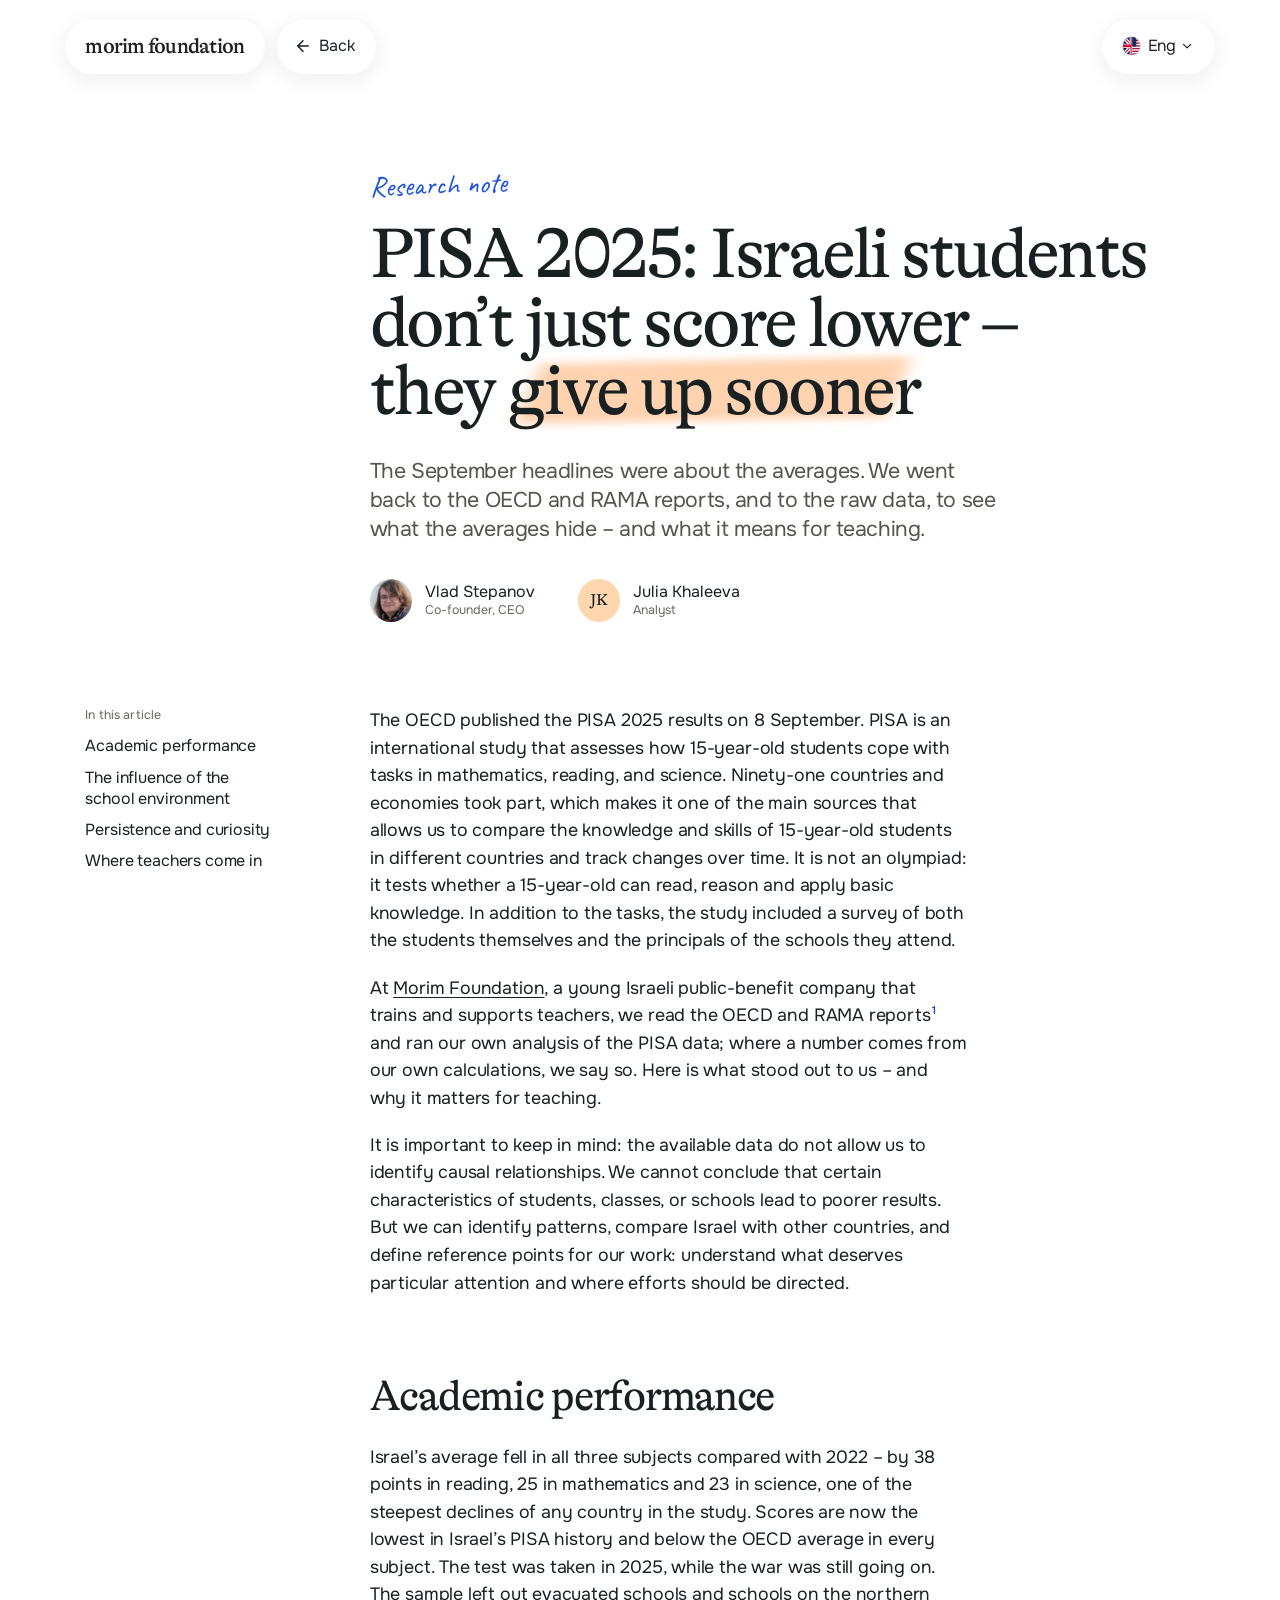
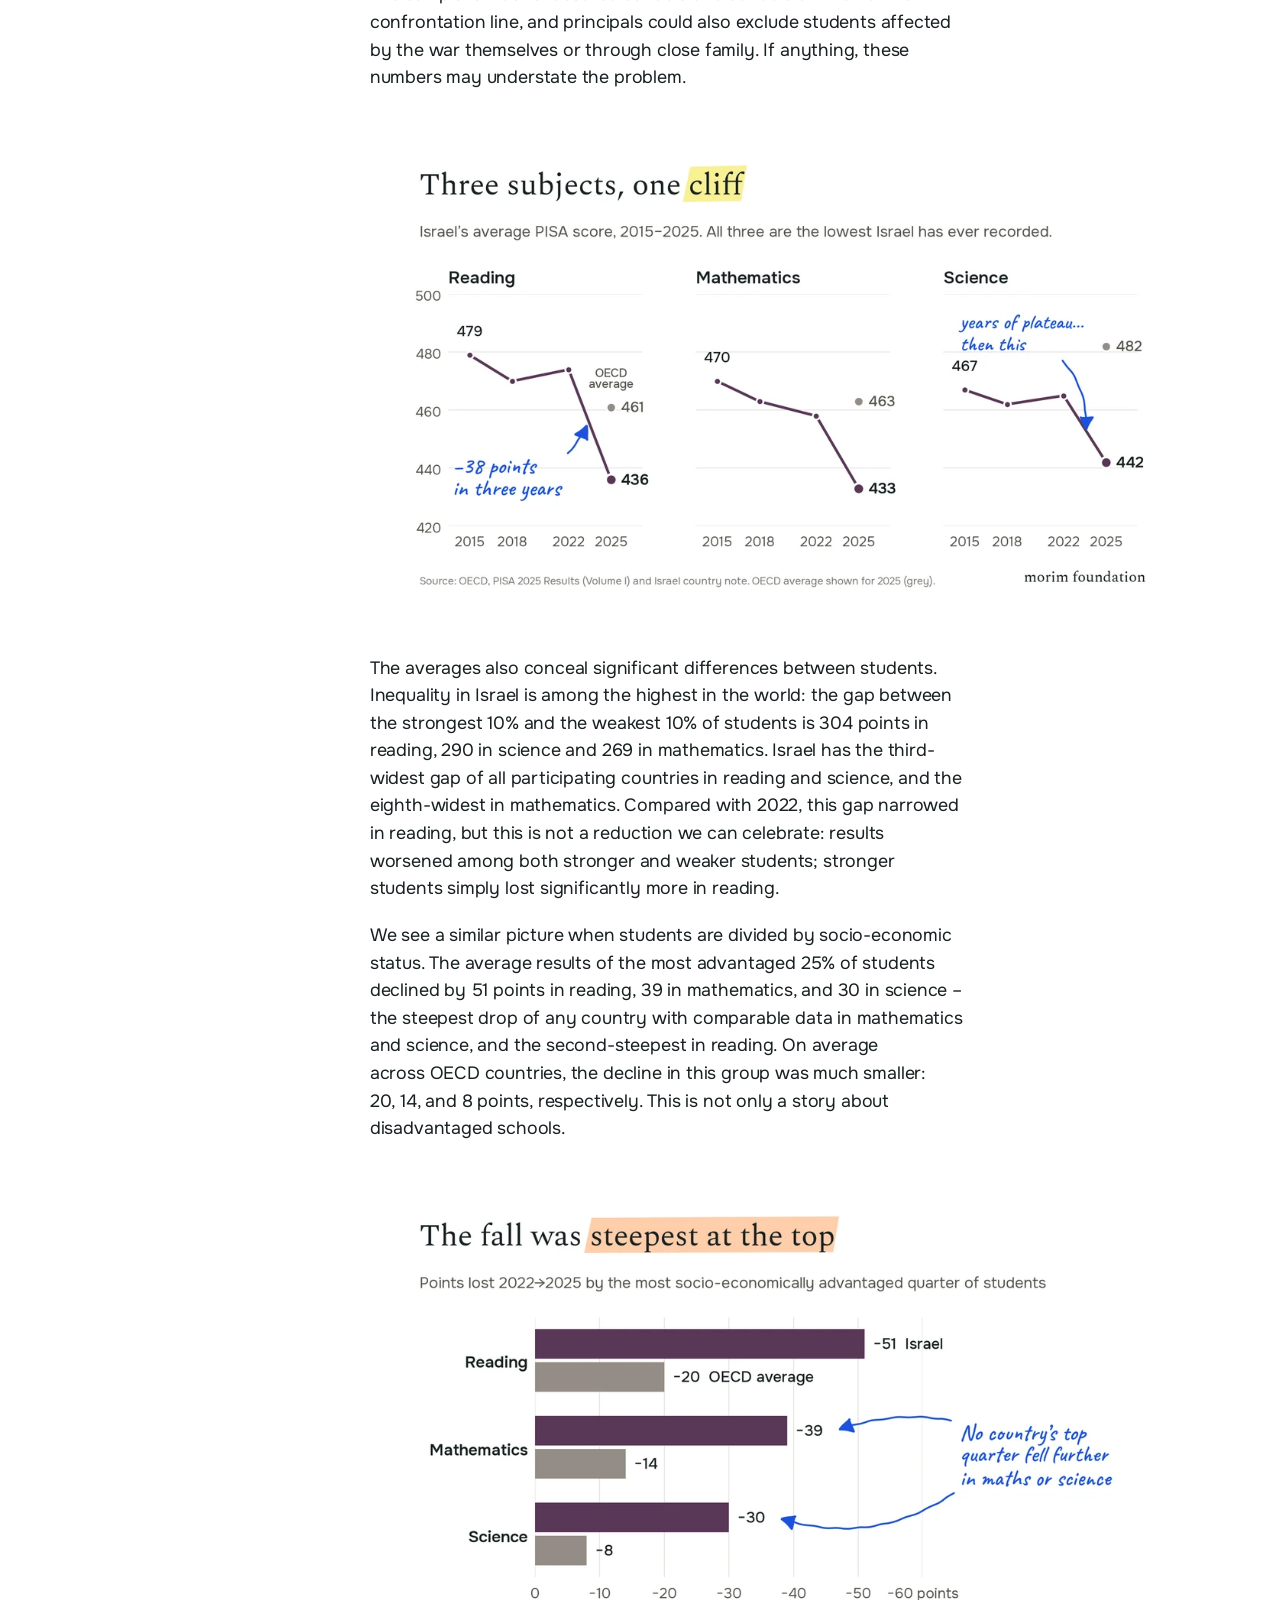
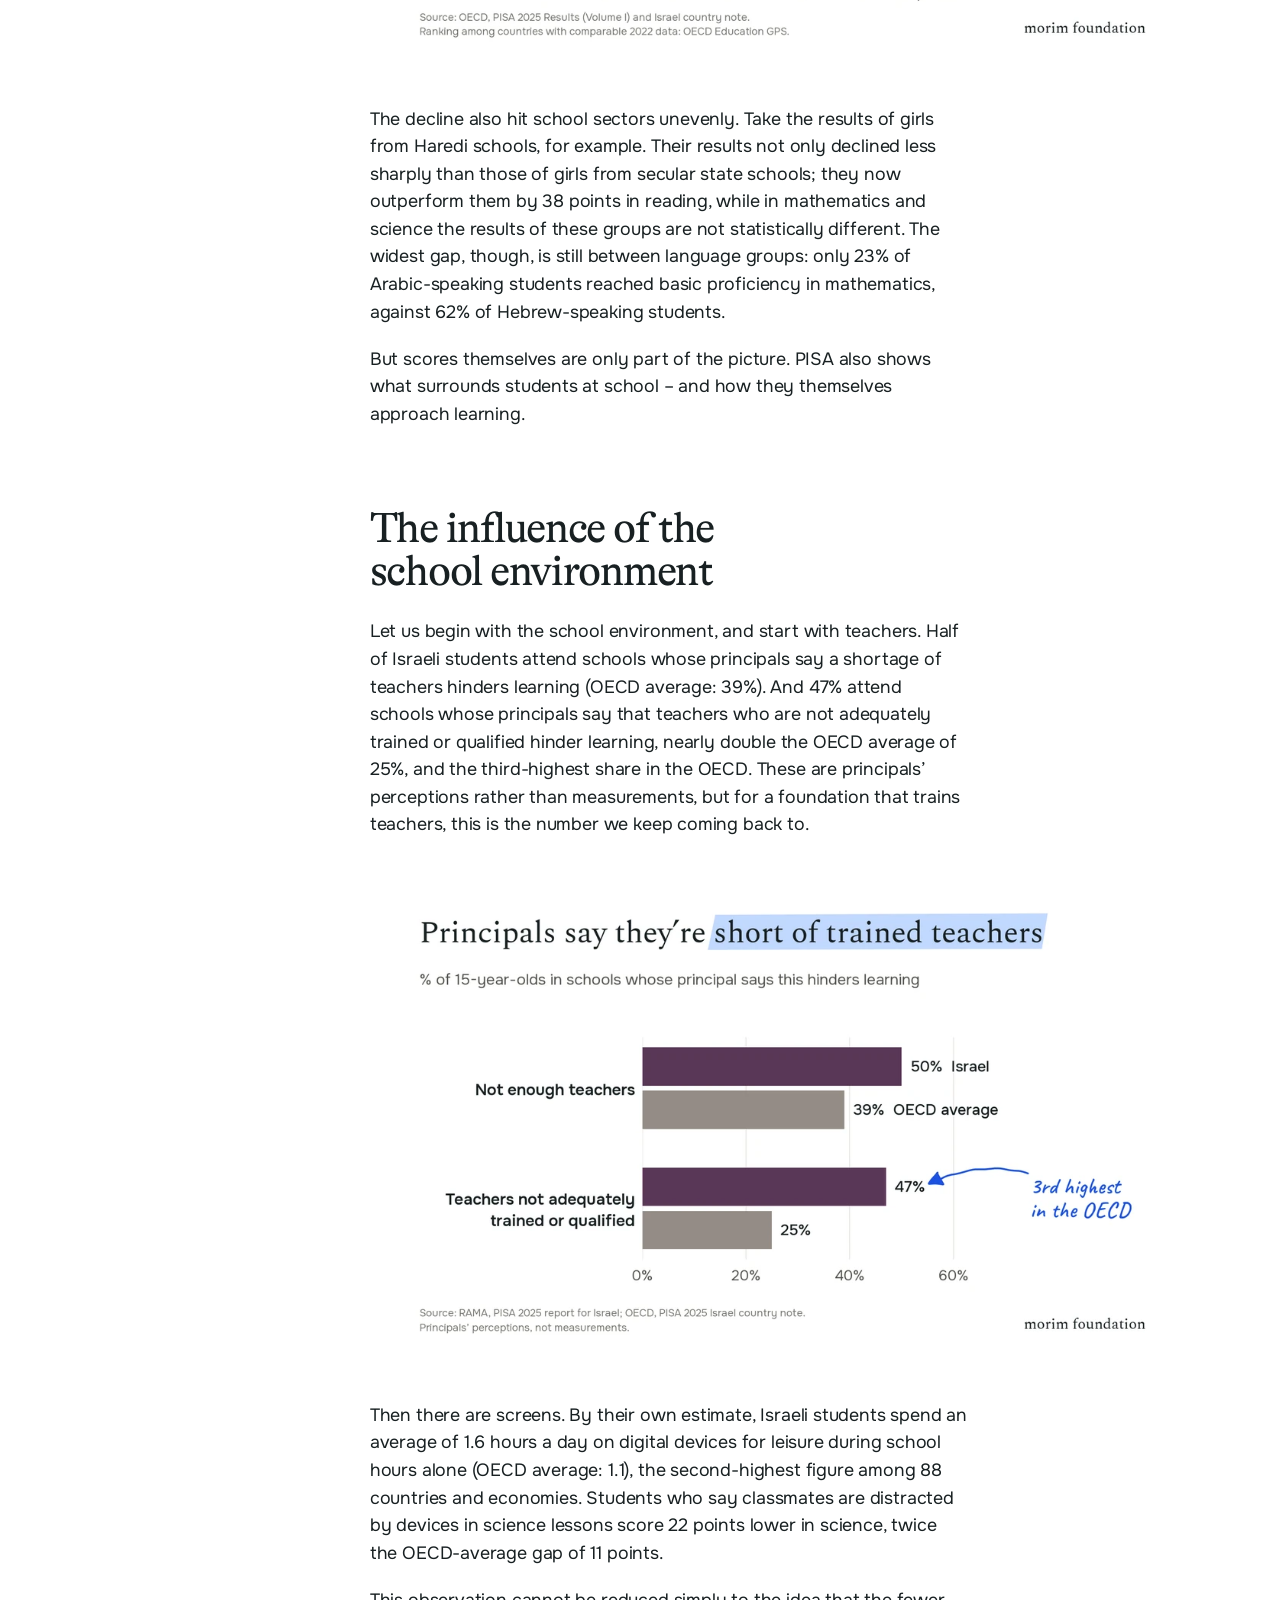
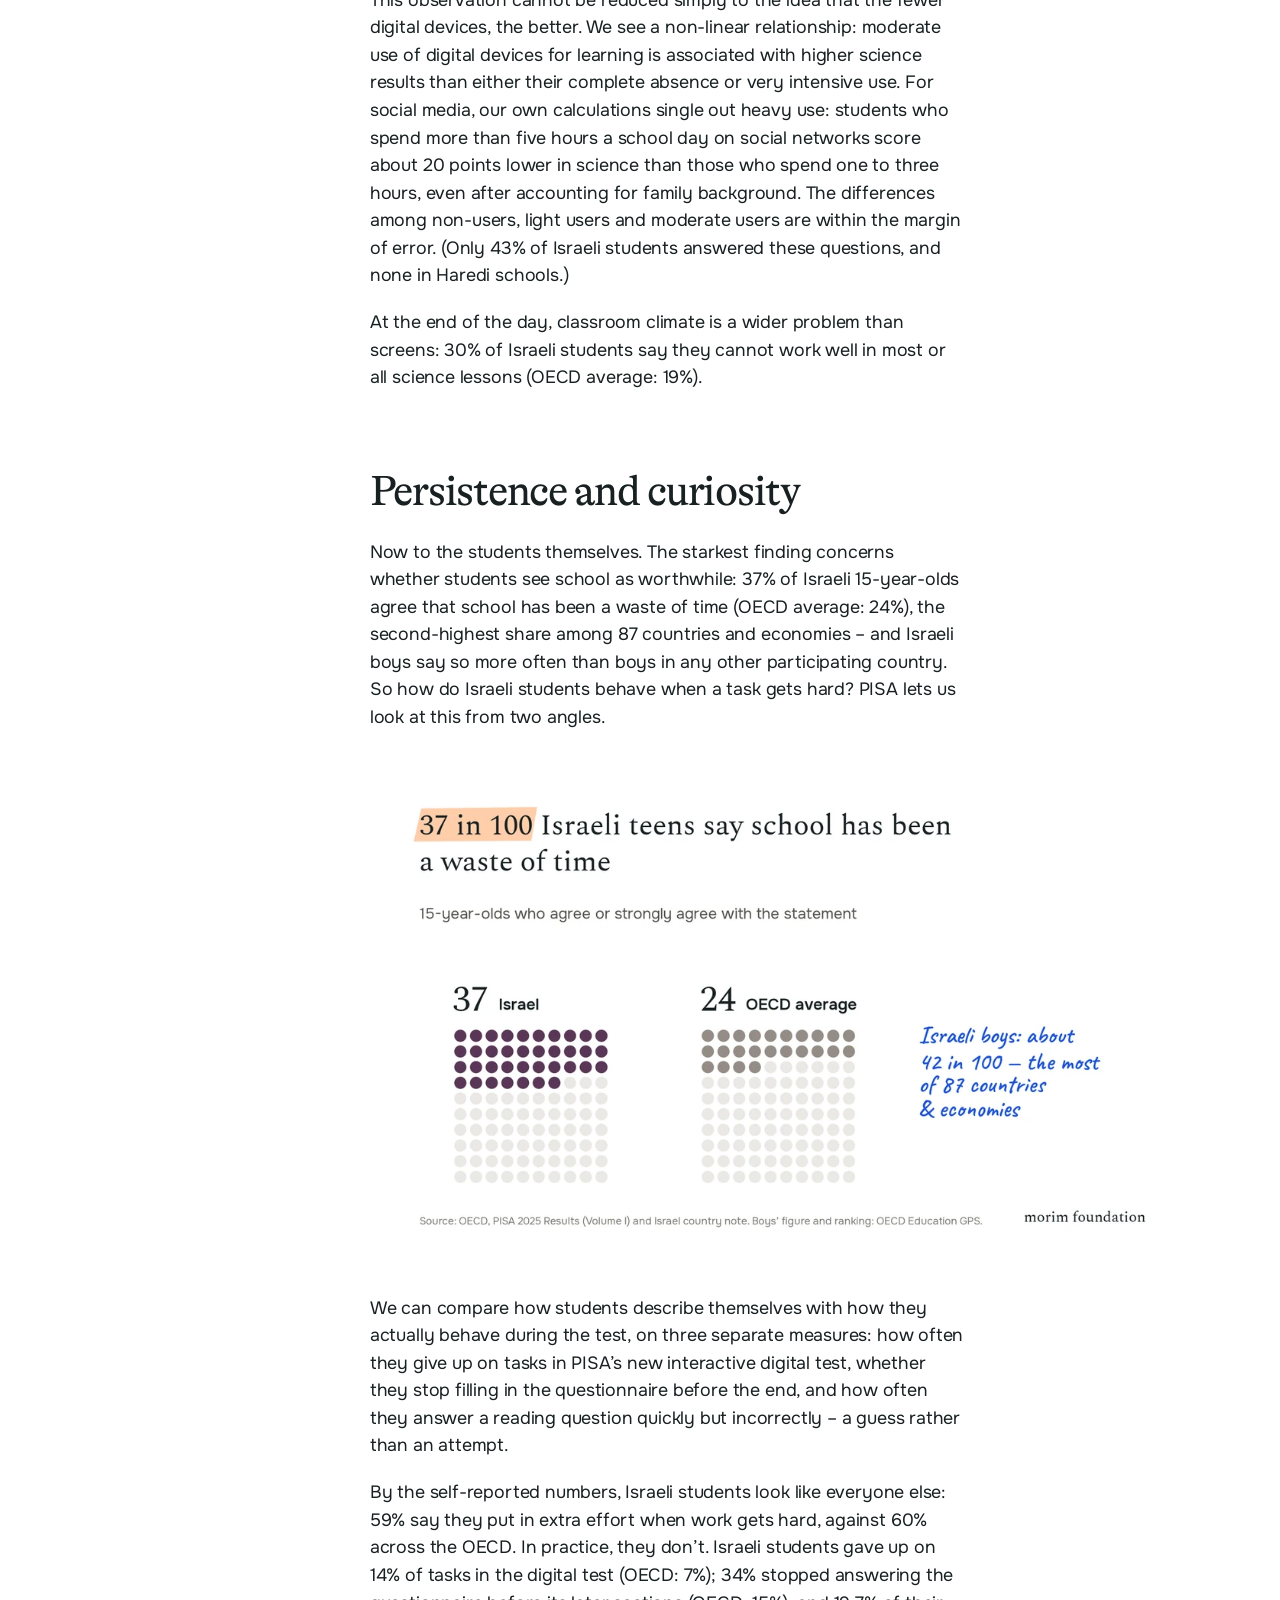
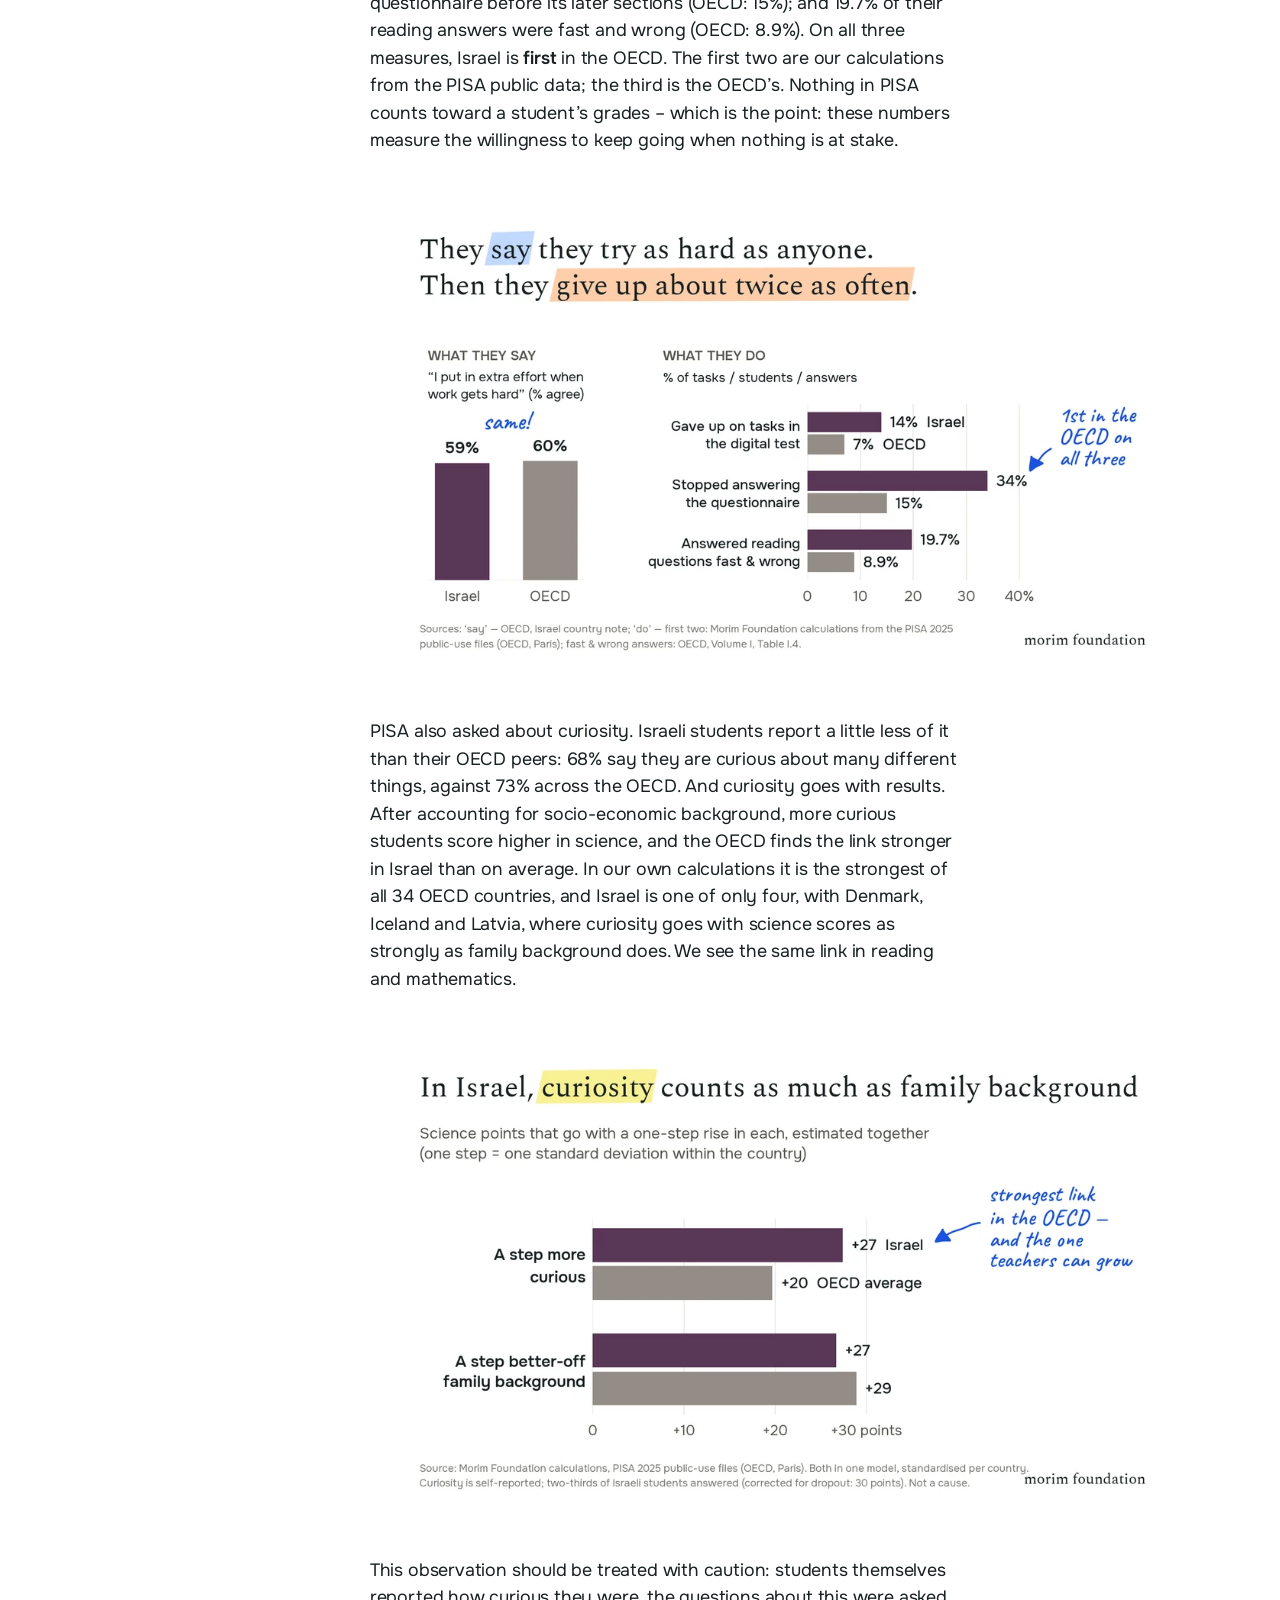
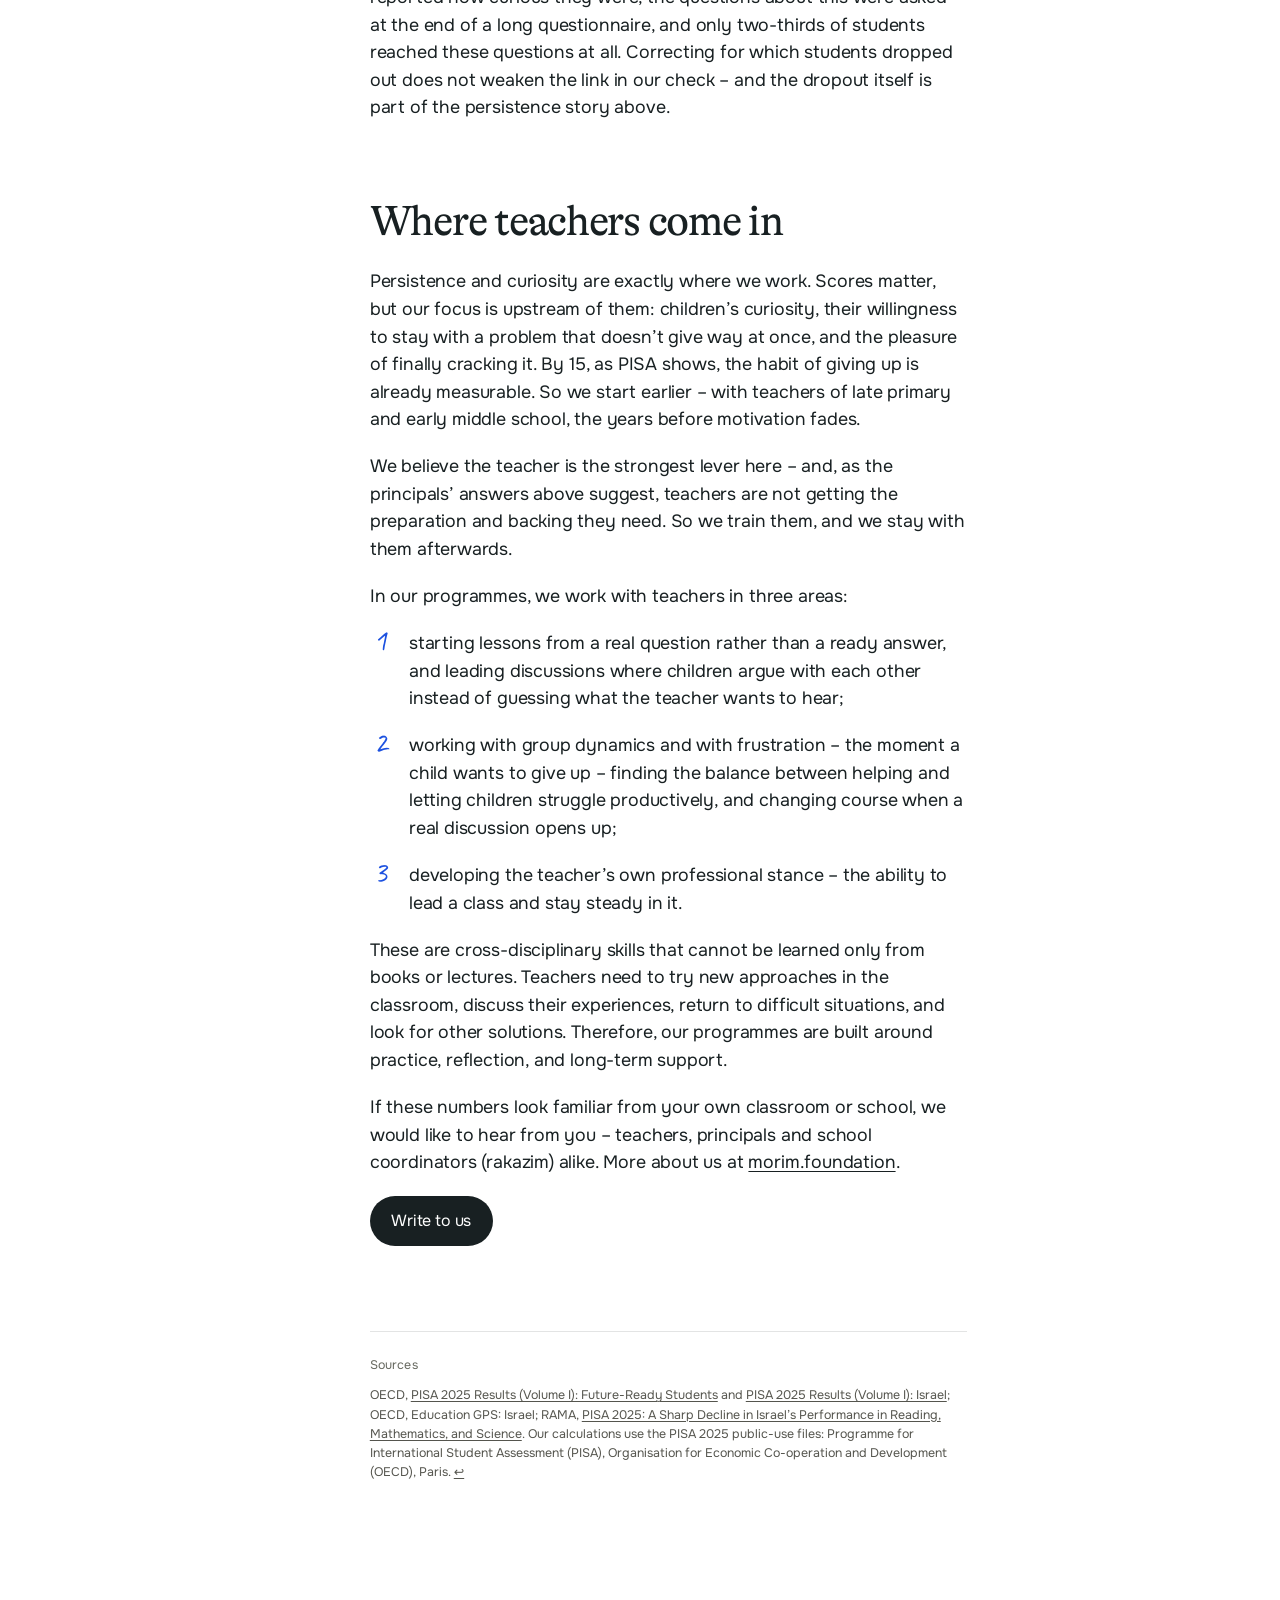
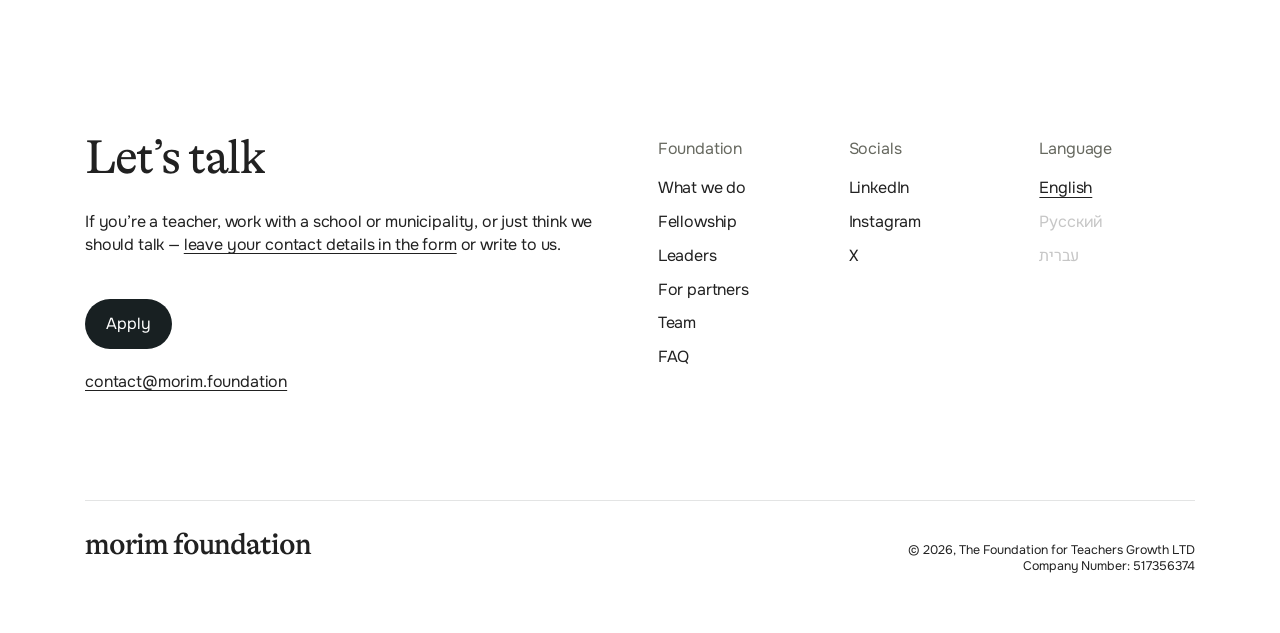
<file: pisa-2025/index.html>
<!DOCTYPE html>
<html lang="en" dir="ltr">
<head>
  <meta charset="utf-8">
  <meta name="viewport" content="width=device-width, initial-scale=1">
  <title>PISA 2025: Israeli students don’t just score lower – they give up sooner · Morim Foundation</title>
  <meta name="description" content="The September headlines were about the averages. We went back to the OECD and RAMA reports, and to the raw data, to see what the averages hide – and what it means for teaching.">
  <meta name="author" content="Vlad Stepanov, Julia Khaleeva">
  <meta property="og:type" content="article">
  <meta property="og:title" content="PISA 2025: Israeli students don’t just score lower – they give up sooner">
  <meta property="og:description" content="The September headlines were about the averages. We went back to the OECD and RAMA reports, and to the raw data, to see what the averages hide – and what it means for teaching.">
  <meta property="og:url" content="https://morim.foundation/pisa-2025/">
  <meta property="og:image" content="https://morim.foundation/assets/articles/pisa-2025/share.png">
  <meta property="og:image:width" content="1200">
  <meta property="og:image:height" content="675">
  <meta property="og:image:alt" content="Chart: Israeli students say they try as hard as anyone, then give up about twice as often as the OECD average.">
  <meta property="og:site_name" content="Morim Foundation">
  <meta property="og:locale" content="en_US">
  <meta name="twitter:card" content="summary_large_image">
  <meta name="theme-color" content="#f4f3f0">
  <link rel="canonical" href="https://morim.foundation/pisa-2025/">
  <link rel="alternate" hreflang="en" href="https://morim.foundation/pisa-2025/">
  <link rel="alternate" hreflang="x-default" href="https://morim.foundation/pisa-2025/">
  <link rel="icon" href="../assets/favicon.png">
  <link rel="preload" href="../assets/fonts/GTAlpina-Regular.woff2" as="font" type="font/woff2" crossorigin>
  <link rel="preload" href="../assets/fonts/GTAlpina-Light.woff2" as="font" type="font/woff2" crossorigin>
  <link rel="preload" href="../assets/fonts/Onest-Variable-latin.woff2" as="font" type="font/woff2" crossorigin>
  <link rel="preload" href="../assets/fonts/Caveat-Regular.woff2" as="font" type="font/woff2" crossorigin>
  <link rel="preload" href="../assets/fonts/GTAlpina-Medium.woff2" as="font" type="font/woff2" crossorigin>
  <link rel="stylesheet" href="../css/base.css?v=96e04836">
  <link rel="stylesheet" href="../css/sections.css?v=96e04836">
  <link rel="stylesheet" href="../css/motion.css?v=96e04836">
  <link rel="stylesheet" href="../css/mobile.css?v=96e04836">
  <link rel="stylesheet" href="../css/header.css?v=96e04836">
  <link rel="stylesheet" href="../css/hero.css?v=96e04836">
  <link rel="stylesheet" href="../css/widgets.css?v=96e04836">
  <link rel="stylesheet" href="../css/type.css?v=96e04836">
  <link rel="stylesheet" href="../css/article.css?v=96e04836">
  <script src="../js/page-slide.js?v=96e04836"></script>
  <noscript><style>.side-panel{position:static;display:block;inline-size:auto;block-size:auto;max-block-size:none;overflow:visible;box-shadow:none;margin-block-start:1rem}.side-panel-close,[data-dialog]{display:none}</style></noscript>
</head>
<body>
<main id="top" data-lang="en">

  <div class="header-shell" data-compact="false">
    <div class="header-start">
      <header class="site-header">
        <a class="logo" href="../#top" aria-label="Morim Foundation home">morim foundation</a>
      </header>
      <a class="back-float" href="../#research">
        <svg viewBox="0 0 24 24" width="18" height="18" fill="none" stroke="currentColor" stroke-width="2" stroke-linecap="round" stroke-linejoin="round" aria-hidden="true"><path d="M19 12H5M12 19l-7-7 7-7"/></svg>
        <span>Back</span>
      </a>
    </div>
    <nav class="lang-float" aria-label="Main navigation">
      <div class="nav-menu lang-menu">
  <button type="button" class="nav-menu-button" aria-haspopup="true" aria-expanded="false"
          aria-controls="lang-menu-list">
    <svg class="flag" viewBox="0 0 24 24" width="20" height="20" aria-hidden="true" focusable="false"><rect width="24" height="24" fill="#012169"/><path d="M0 0 24 24M24 0 0 24" stroke="#fff" stroke-width="4.8"/><path d="M0 0 24 24M24 0 0 24" stroke="#c8102e" stroke-width="1.6"/><path d="M12 0v24M0 12h24" stroke="#fff" stroke-width="6"/><path d="M12 0v24M0 12h24" stroke="#c8102e" stroke-width="3.6"/><rect x="12" width="12" height="24" fill="#fff"/><rect x="12" y="0.000" width="12" height="1.846" fill="#b31942"/><rect x="12" y="3.692" width="12" height="1.846" fill="#b31942"/><rect x="12" y="7.385" width="12" height="1.846" fill="#b31942"/><rect x="12" y="11.077" width="12" height="1.846" fill="#b31942"/><rect x="12" y="14.769" width="12" height="1.846" fill="#b31942"/><rect x="12" y="18.462" width="12" height="1.846" fill="#b31942"/><rect x="12" y="22.154" width="12" height="1.846" fill="#b31942"/><rect x="12" width="6" height="12.923" fill="#0a3161"/><path d="M12 0v24" stroke="#fff" stroke-width="0.6"/></svg><span class="sr-only">Language: </span><span>Eng</span>
    <svg viewBox="0 0 24 24" width="16" height="16" fill="none" stroke="currentColor" stroke-width="2" stroke-linecap="round" stroke-linejoin="round" aria-hidden="true"><path d="m6 9 6 6 6-6"/></svg>
  </button>
  <ul id="lang-menu-list" class="nav-menu-list" hidden>
    <li><a role="link" aria-disabled="true" lang="ru"><svg class="flag" viewBox="0 0 24 24" width="20" height="20" aria-hidden="true" focusable="false"><rect width="24" height="8" fill="#fff"/><rect y="8" width="24" height="8" fill="#0039a6"/><rect y="16" width="24" height="8" fill="#d52b1e"/></svg><span>Русский</span></a></li>
<li><a role="link" aria-disabled="true" lang="he" dir="rtl"><svg class="flag" viewBox="0 0 24 24" width="20" height="20" aria-hidden="true" focusable="false"><rect width="24" height="24" fill="#fff"/><rect y="3" width="24" height="2.6" fill="#0038b8"/><rect y="18.4" width="24" height="2.6" fill="#0038b8"/><path d="M12 7.4 15.8 14H8.2ZM12 16.6 8.2 10H15.8Z" fill="none" stroke="#0038b8" stroke-width="1"/></svg><span>עברית</span></a></li>

  </ul>
</div>
    </nav>
  </div>

<article class="article" aria-labelledby="article-title">
  <header class="article-head">
    <p class="article-kicker">Research note</p>
    <h1 class="article-title" id="article-title">PISA 2025: Israeli students don’t just score lower&nbsp;– they <mark>give up sooner</mark></h1>
    <p class="article-dek">The September headlines were about the averages. We went back to the OECD and RAMA reports, and to the raw data, to see what the averages hide – and what it means for teaching.</p>
    <ul class="article-authors" aria-label="Authors">
      <li class="article-author">
        <img class="article-avatar" src="../assets/author-vlad-144.webp"
     srcset="../assets/author-vlad-96.webp 96w, ../assets/author-vlad-144.webp 144w, ../assets/author-vlad-192.webp 192w, ../assets/author-vlad-288.webp 288w"
     sizes="(max-width: 1200px) 40px, 3.4vw"
     alt="" width="48" height="48" loading="eager" fetchpriority="low" decoding="async">
        <span class="article-author-name">Vlad Stepanov</span>
        <span class="article-author-role">Co-founder, CEO</span>
      </li>
      <li class="article-author">
        <span class="article-avatar is-initials" aria-hidden="true">JK</span>
        <span class="article-author-name">Julia Khaleeva</span>
        <span class="article-author-role">Analyst</span>
      </li>
    </ul>
  </header>
  <aside class="article-rail">
    <nav class="article-contents" aria-labelledby="article-contents-title">
      <p class="article-rail-label" id="article-contents-title">In this article</p>
      <ol>
        <li><a href="#academic-performance">Academic performance</a></li>
        <li><a href="#school-environment">The influence of the school environment</a></li>
        <li><a href="#persistence-and-curiosity">Persistence and curiosity</a></li>
        <li><a href="#where-teachers-come-in">Where teachers come in</a></li>
      </ol>
    </nav>
  </aside>
  <div class="article-body">
      <p>The OECD published the PISA 2025 results on 8 September. PISA is an international study that assesses how 15-year-old students cope with tasks in mathematics, reading, and science. Ninety-one countries and economies took part, which makes it one of the main sources that allows us to compare the knowledge and skills of 15-year-old students in different countries and track changes over time. It is not an olympiad: it tests whether a 15-year-old can read, reason and apply basic knowledge. In addition to the tasks, the study included a survey of both the students themselves and the principals of the schools they attend.</p>
  <p>At <a href="../">Morim Foundation</a>, a young Israeli public-benefit company that trains and supports teachers, we read the OECD and RAMA reports<sup class="article-ref"><a href="#sources" id="ref-1" aria-label="Sources">1</a></sup> and ran our own analysis of the PISA data; where a number comes from our own calculations, we say so. Here is what stood out to us – and why it matters for teaching.</p>
  <p>It is important to keep in mind: the available data do not allow us to identify causal relationships. We cannot conclude that certain characteristics of students, classes, or schools lead to poorer results. But we can identify patterns, compare Israel with other countries, and define reference points for our work: understand what deserves particular attention and where efforts should be directed.</p>
  <h2 id="academic-performance">Academic performance</h2>
  <p>Israel’s average fell in all three subjects compared with 2022 – by 38 points in reading, 25 in mathematics and 23 in science, one of the steepest declines of any country in the study. Scores are now the lowest in Israel’s PISA history and below the OECD average in every subject. The test was taken in 2025, while the war was still going on. The sample left out evacuated schools and schools on the northern confrontation line, and principals could also exclude students affected by the war themselves or through close family. If anything, these numbers may understate the problem.</p>
  <figure class="article-figure">
  <a href="../assets/articles/pisa-2025/scores-1920.webp">
  <img src="../assets/articles/pisa-2025/scores-1080.webp"
       srcset="../assets/articles/pisa-2025/scores-480.webp 480w, ../assets/articles/pisa-2025/scores-720.webp 720w, ../assets/articles/pisa-2025/scores-1080.webp 1080w, ../assets/articles/pisa-2025/scores-1440.webp 1440w, ../assets/articles/pisa-2025/scores-1920.webp 1920w"
       sizes="(max-width: 700px) 100vw, 65vw"
       alt="Line charts of Israel’s average PISA score in reading, mathematics and science, 2015–2025: roughly flat until 2022, then falling to 436, 433 and 442 in 2025, all below the 2025 OECD averages of 461, 463 and 482." width="1920" height="1080" loading="lazy" decoding="async">
  </a>
</figure>
  <p>The averages also conceal significant differences between students. Inequality in Israel is among the highest in the world: the gap between the strongest 10% and the weakest 10% of students is 304 points in reading, 290 in science and 269 in mathematics. Israel has the third-widest gap of all participating countries in reading and science, and the eighth-widest in mathematics. Compared with 2022, this gap narrowed in reading, but this is not a reduction we can celebrate: results worsened among both stronger and weaker students; stronger students simply lost significantly more in reading.</p>
  <p>We see a similar picture when students are divided by socio-economic status. The average results of the most advantaged 25% of students declined by 51 points in reading, 39 in mathematics, and 30 in science – the steepest drop of any country with comparable data in mathematics and science, and the second-steepest in reading. On average across OECD countries, the decline in this group was much smaller: 20, 14, and 8 points, respectively. This is not only a story about disadvantaged schools.</p>
  <figure class="article-figure">
  <a href="../assets/articles/pisa-2025/top-quarter-1920.webp">
  <img src="../assets/articles/pisa-2025/top-quarter-1080.webp"
       srcset="../assets/articles/pisa-2025/top-quarter-480.webp 480w, ../assets/articles/pisa-2025/top-quarter-720.webp 720w, ../assets/articles/pisa-2025/top-quarter-1080.webp 1080w, ../assets/articles/pisa-2025/top-quarter-1440.webp 1440w, ../assets/articles/pisa-2025/top-quarter-1920.webp 1920w"
       sizes="(max-width: 700px) 100vw, 65vw"
       alt="Bar chart: points lost 2022–2025 by the most advantaged quarter of students. Israel 51 in reading, 39 in mathematics, 30 in science; OECD average 20, 14 and 8." width="1920" height="1080" loading="lazy" decoding="async">
  </a>
</figure>
  <p>The decline also hit school sectors unevenly. Take the results of girls from Haredi schools, for example. Their results not only declined less sharply than those of girls from secular state schools; they now outperform them by 38 points in reading, while in mathematics and science the results of these groups are not statistically different. The widest gap, though, is still between language groups: only 23% of Arabic-speaking students reached basic proficiency in mathematics, against 62% of Hebrew-speaking students.</p>
  <p>But scores themselves are only part of the picture. PISA also shows what surrounds students at school – and how they themselves approach learning.</p>
  <h2 id="school-environment">The influence of the school environment</h2>
  <p>Let us begin with the school environment, and start with teachers. Half of Israeli students attend schools whose principals say a shortage of teachers hinders learning (OECD average: 39%). And 47% attend schools whose principals say that teachers who are not adequately trained or qualified hinder learning, nearly double the OECD average of 25%, and the third-highest share in the OECD. These are principals’ perceptions rather than measurements, but for a foundation that trains teachers, this is the number we keep coming back to.</p>
  <figure class="article-figure">
  <a href="../assets/articles/pisa-2025/teachers-1920.webp">
  <img src="../assets/articles/pisa-2025/teachers-1080.webp"
       srcset="../assets/articles/pisa-2025/teachers-480.webp 480w, ../assets/articles/pisa-2025/teachers-720.webp 720w, ../assets/articles/pisa-2025/teachers-1080.webp 1080w, ../assets/articles/pisa-2025/teachers-1440.webp 1440w, ../assets/articles/pisa-2025/teachers-1920.webp 1920w"
       sizes="(max-width: 700px) 100vw, 65vw"
       alt="Bar chart: share of 15-year-olds in schools whose principal says this hinders learning. Not enough teachers: Israel 50%, OECD average 39%. Teachers not adequately trained or qualified: Israel 47%, OECD average 25%, the third-highest in the OECD." width="1920" height="1080" loading="lazy" decoding="async">
  </a>
</figure>
  <p>Then there are screens. By their own estimate, Israeli students spend an average of 1.6 hours a day on digital devices for leisure during school hours alone (OECD average: 1.1), the second-highest figure among 88 countries and economies. Students who say classmates are distracted by devices in science lessons score 22 points lower in science, twice the OECD-average gap of 11 points.</p>
  <p>This observation cannot be reduced simply to the idea that the fewer digital devices, the better. We see a non-linear relationship: moderate use of digital devices for learning is associated with higher science results than either their complete absence or very intensive use. For social media, our own calculations single out heavy use: students who spend more than five hours a school day on social networks score about 20 points lower in science than those who spend one to three hours, even after accounting for family background. The differences among non-users, light users and moderate users are within the margin of error. (Only 43% of Israeli students answered these questions, and none in Haredi schools.)</p>
  <p>At the end of the day, classroom climate is a wider problem than screens: 30% of Israeli students say they cannot work well in most or all science lessons (OECD average: 19%).</p>
  <h2 id="persistence-and-curiosity">Persistence and curiosity</h2>
  <p>Now to the students themselves. The starkest finding concerns whether students see school as worthwhile: 37% of Israeli 15-year-olds agree that school has been a waste of time (OECD average: 24%), the second-highest share among 87 countries and economies – and Israeli boys say so more often than boys in any other participating country. So how do Israeli students behave when a task gets hard? PISA lets us look at this from two angles.</p>
  <figure class="article-figure">
  <a href="../assets/articles/pisa-2025/waste-of-time-1920.webp">
  <img src="../assets/articles/pisa-2025/waste-of-time-1080.webp"
       srcset="../assets/articles/pisa-2025/waste-of-time-480.webp 480w, ../assets/articles/pisa-2025/waste-of-time-720.webp 720w, ../assets/articles/pisa-2025/waste-of-time-1080.webp 1080w, ../assets/articles/pisa-2025/waste-of-time-1440.webp 1440w, ../assets/articles/pisa-2025/waste-of-time-1920.webp 1920w"
       sizes="(max-width: 700px) 100vw, 65vw"
       alt="Dot grids: 37 in 100 Israeli 15-year-olds say school has been a waste of time, against 24 across the OECD; among Israeli boys about 42." width="1920" height="1080" loading="lazy" decoding="async">
  </a>
</figure>
  <p>We can compare how students describe themselves with how they actually behave during the test, on three separate measures: how often they give up on tasks in PISA’s new interactive digital test, whether they stop filling in the questionnaire before the end, and how often they answer a reading question quickly but incorrectly – a guess rather than an attempt.</p>
  <p>By the self-reported numbers, Israeli students look like everyone else: 59% say they put in extra effort when work gets hard, against 60% across the OECD. In practice, they don’t. Israeli students gave up on 14% of tasks in the digital test (OECD: 7%); 34% stopped answering the questionnaire before its later sections (OECD: 15%); and 19.7% of their reading answers were fast and wrong (OECD: 8.9%). On all three measures, Israel is <strong>first</strong> in the OECD. The first two are our calculations from the PISA public data; the third is the OECD’s. Nothing in PISA counts toward a student’s grades – which is the point: these numbers measure the willingness to keep going when nothing is at stake.</p>
  <figure class="article-figure">
  <a href="../assets/articles/pisa-2025/give-up-1920.webp">
  <img src="../assets/articles/pisa-2025/give-up-1080.webp"
       srcset="../assets/articles/pisa-2025/give-up-480.webp 480w, ../assets/articles/pisa-2025/give-up-720.webp 720w, ../assets/articles/pisa-2025/give-up-1080.webp 1080w, ../assets/articles/pisa-2025/give-up-1440.webp 1440w, ../assets/articles/pisa-2025/give-up-1920.webp 1920w"
       sizes="(max-width: 700px) 100vw, 65vw"
       alt="Two charts. What they say: 59% of Israeli students and 60% across the OECD say they put in extra effort when work gets hard. What they do: Israeli students gave up on 14% of tasks in the digital test (OECD 7%), 34% stopped answering the questionnaire (OECD 15%), and 19.7% of their reading answers were fast and wrong (OECD 8.9%), first in the OECD on all three." width="1920" height="1080" loading="lazy" decoding="async">
  </a>
</figure>
  <p>PISA also asked about curiosity. Israeli students report a little less of it than their OECD peers: 68% say they are curious about many different things, against 73% across the OECD. And curiosity goes with results. After accounting for socio-economic background, more curious students score higher in science, and the OECD finds the link stronger in Israel than on average. In our own calculations it is the strongest of all 34 OECD countries, and Israel is one of only four, with Denmark, Iceland and Latvia, where curiosity goes with science scores as strongly as family background does. We see the same link in reading and mathematics.</p>
  <figure class="article-figure">
  <a href="../assets/articles/pisa-2025/curiosity-1920.webp">
  <img src="../assets/articles/pisa-2025/curiosity-1080.webp"
       srcset="../assets/articles/pisa-2025/curiosity-480.webp 480w, ../assets/articles/pisa-2025/curiosity-720.webp 720w, ../assets/articles/pisa-2025/curiosity-1080.webp 1080w, ../assets/articles/pisa-2025/curiosity-1440.webp 1440w, ../assets/articles/pisa-2025/curiosity-1920.webp 1920w"
       sizes="(max-width: 700px) 100vw, 65vw"
       alt="Bar chart: science points that go with one standard step up in curiosity and in family background, estimated together. Israel: curiosity +27, family background +27; OECD average: +20 and +29." width="1920" height="1080" loading="lazy" decoding="async">
  </a>
</figure>
  <p>This observation should be treated with caution: students themselves reported how curious they were, the questions about this were asked at the end of a long questionnaire, and only two-thirds of students reached these questions at all. Correcting for which students dropped out does not weaken the link in our check – and the dropout itself is part of the persistence story above.</p>
  <h2 id="where-teachers-come-in">Where teachers come in</h2>
  <p>Persistence and curiosity are exactly where we work. Scores matter, but our focus is upstream of them: children’s curiosity, their willingness to stay with a problem that doesn’t give way at once, and the pleasure of finally cracking it. By 15, as PISA shows, the habit of giving up is already measurable. So we start earlier – with teachers of late primary and early middle school, the years before motivation fades.</p>
  <p>We believe the teacher is the strongest lever here – and, as the principals’ answers above suggest, teachers are not getting the preparation and backing they need. So we train them, and we stay with them afterwards.</p>
  <p>In our programmes, we work with teachers in three areas:</p>
  <ol class="article-list">
  <li>starting lessons from a real question rather than a ready answer, and leading discussions where children argue with each other instead of guessing what the teacher wants to hear;</li>
  <li>working with group dynamics and with frustration – the moment a child wants to give up – finding the balance between helping and letting children struggle productively, and changing course when a real discussion opens up;</li>
  <li>developing the teacher’s own professional stance – the ability to lead a class and stay steady in it.</li>
  </ol>
  <p>These are cross-disciplinary skills that cannot be learned only from books or lectures. Teachers need to try new approaches in the classroom, discuss their experiences, return to difficult situations, and look for other solutions. Therefore, our programmes are built around practice, reflection, and long-term support.</p>
  <p>If these numbers look familiar from your own classroom or school, we would like to hear from you – teachers, principals and school coordinators (rakazim) alike. More about us at <a href="../">morim.foundation</a>.</p>
  <p class="article-action"><a class="button" href="mailto:contact@morim.foundation?subject=PISA%202025">Write to us</a></p>

  </div>
  <footer class="article-notes" id="sources" aria-labelledby="sources-title">
    <h2 class="article-rail-label" id="sources-title">Sources</h2>
      <p>OECD, <a href="https://www.oecd.org/en/publications/pisa-2025-results-volume-i_73451bc5-en/full-report.html">PISA 2025 Results (Volume I): Future-Ready Students</a> and <a href="https://www.oecd.org/en/publications/pisa-2025-results-volume-i-country-notes_2d4ff9ea-en/israel_761089f8-en.html">PISA 2025 Results (Volume I): Israel</a>; OECD, Education GPS: Israel; RAMA, <a href="https://rama.gov.il/pisa25">PISA 2025: A Sharp Decline in Israel’s Performance in Reading, Mathematics, and Science</a>. Our calculations use the PISA 2025 public-use files: Programme for International Student Assessment (PISA), Organisation for Economic Co-operation and Development (OECD), Paris. <a class="article-back" href="#ref-1" aria-label="Back to the text">↩</a></p>

  </footer>
</article>

  <footer id="contact" class="site-footer">
    <div class="footer-message">
      <h2>Let’s talk</h2>
      <p class="footer-lead">If you’re a teacher, work with a school or municipality, or just think we should talk — <a href="https://survey.morim.foundation/s/join-v1?src=landing&lang=en">leave your contact details in the form</a> or write to us.</p>
      <p class="footer-actions"><a class="button footer-apply" href="https://survey.morim.foundation/s/join-v1?src=landing&lang=en" data-apply>Apply</a></p>
      <a class="footer-email" href="mailto:contact@morim.foundation">contact@morim.foundation</a>
    </div>
    <div class="footer-links">
      <div>
        <p class="footer-label">Foundation</p>
        <nav aria-label="Footer navigation">
          <a href="../#what-we-do">What we do</a>
          <a href="../#fellowship">Fellowship</a>
          <a href="../#leaders">Leaders</a>
          <a href="../schools/">For partners</a>
          <a href="../#team">Team</a>
          <a href="../#faq">FAQ</a>
        </nav>
      </div>
      <div>
        <p class="footer-label">Socials</p>
        <nav aria-label="Social links">
          <button type="button" class="text-button" data-dialog="dialog-social" data-dialog-title="LinkedIn">LinkedIn</button>
          <button type="button" class="text-button" data-dialog="dialog-social" data-dialog-title="Instagram">Instagram</button>
          <button type="button" class="text-button" data-dialog="dialog-social" data-dialog-title="X">X</button>
        </nav>
      </div>
      <div>
        <p class="footer-label" aria-hidden="true">Language</p>
        <nav class="lang-switcher lang-switcher-footer" aria-label="Language">
  <a href="../pisa-2025/" hreflang="en" lang="en" aria-current="page">English</a>
  <a role="link" aria-disabled="true" lang="ru">Русский</a>
  <a role="link" aria-disabled="true" lang="he" dir="rtl">עברית</a>
</nav>
      </div>
    </div>
    <div class="footer-legal">
      <a class="logo" href="../#top" aria-label="Morim Foundation home">morim foundation</a>
      <p>© 2026, The Foundation for Teachers Growth LTD<br>Company Number: 517356374</p>
    </div>
  </footer>
</main>

<dialog class="morim-dialog" id="dialog-social" aria-labelledby="dialog-social-title" aria-describedby="dialog-social-desc">
  <div class="morim-dialog-body">
    <h2 id="dialog-social-title" data-dialog-title></h2>
    <p id="dialog-social-desc">This profile link will be added soon.</p>
    <button type="button" class="dialog-close" data-dialog-close aria-label="Close">
      <svg viewBox="0 0 24 24" width="16" height="16" fill="none" stroke="currentColor" stroke-width="2" stroke-linecap="round" stroke-linejoin="round" aria-hidden="true"><path d="M18 6 6 18M6 6l12 12"/></svg>
    </button>
  </div>
</dialog>


<script type="module" src="../js/main.js?v=96e04836"></script>
</body>
</html>
</file>
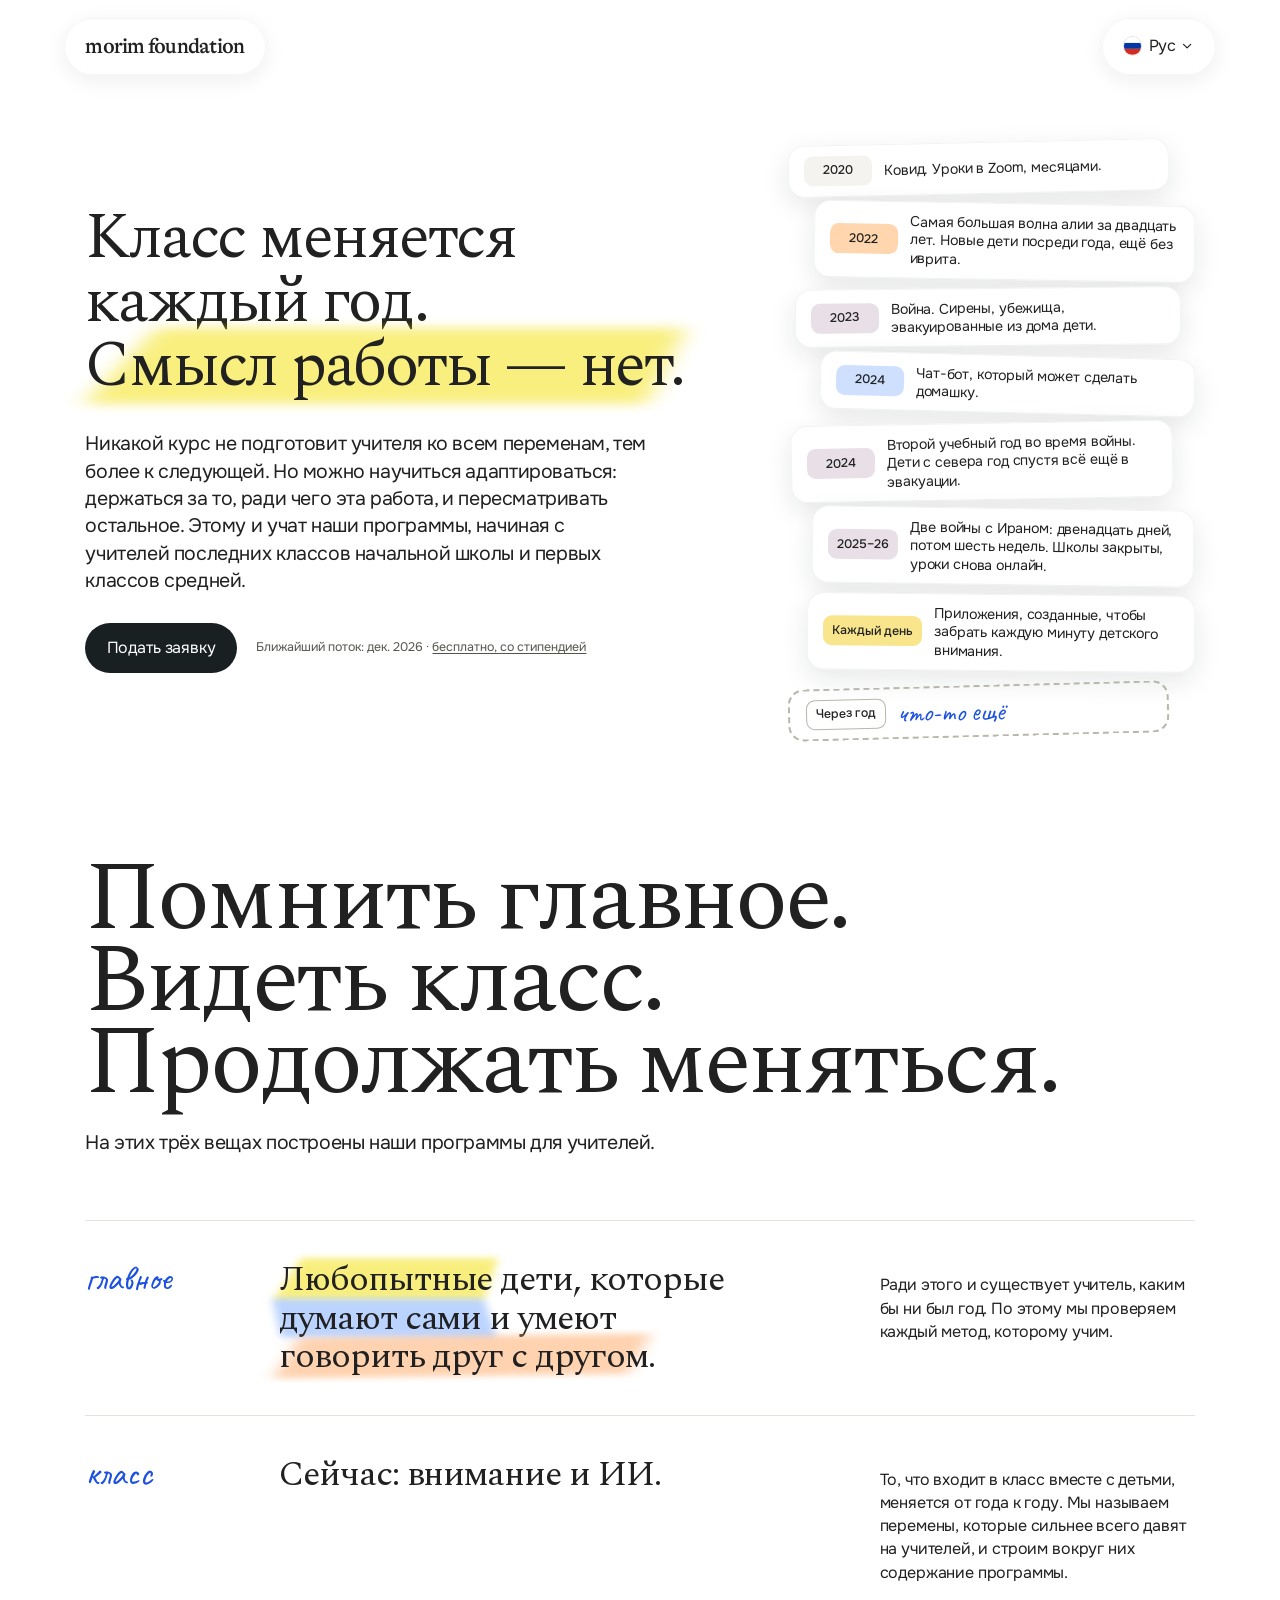
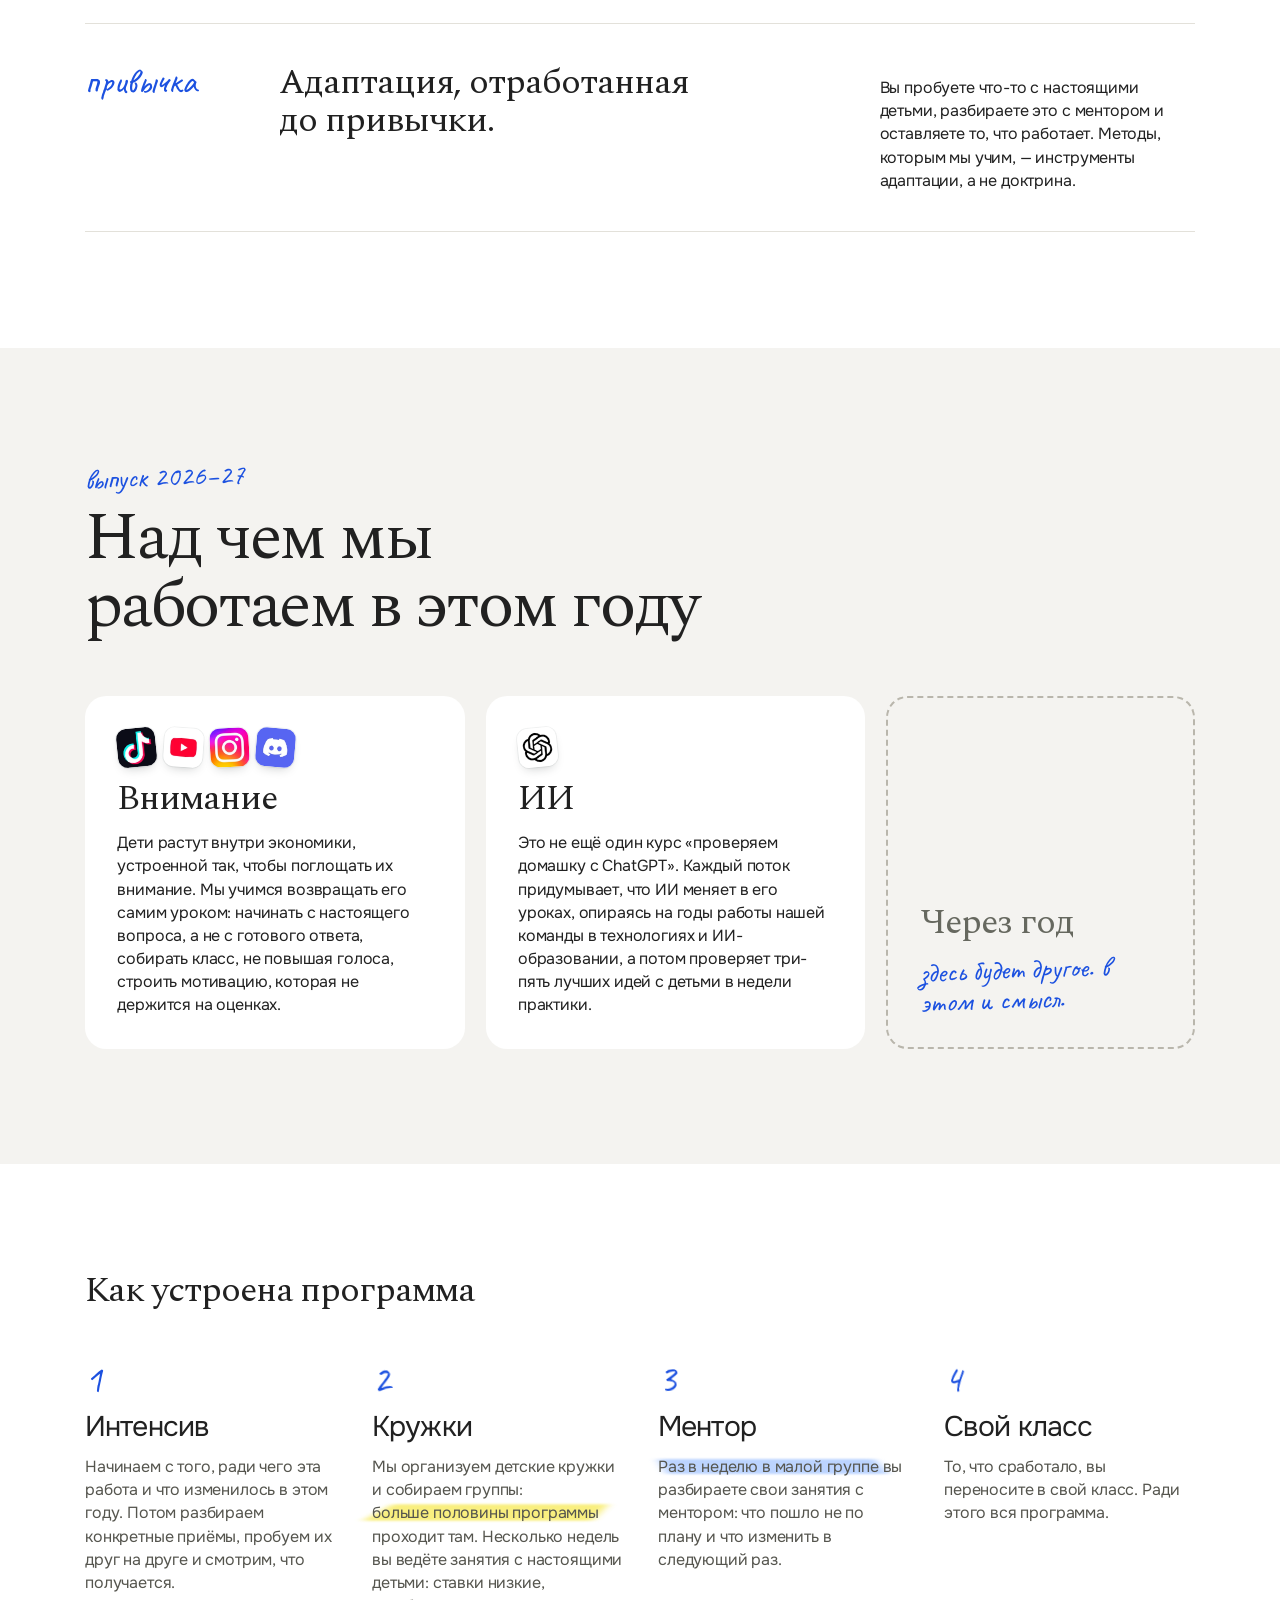
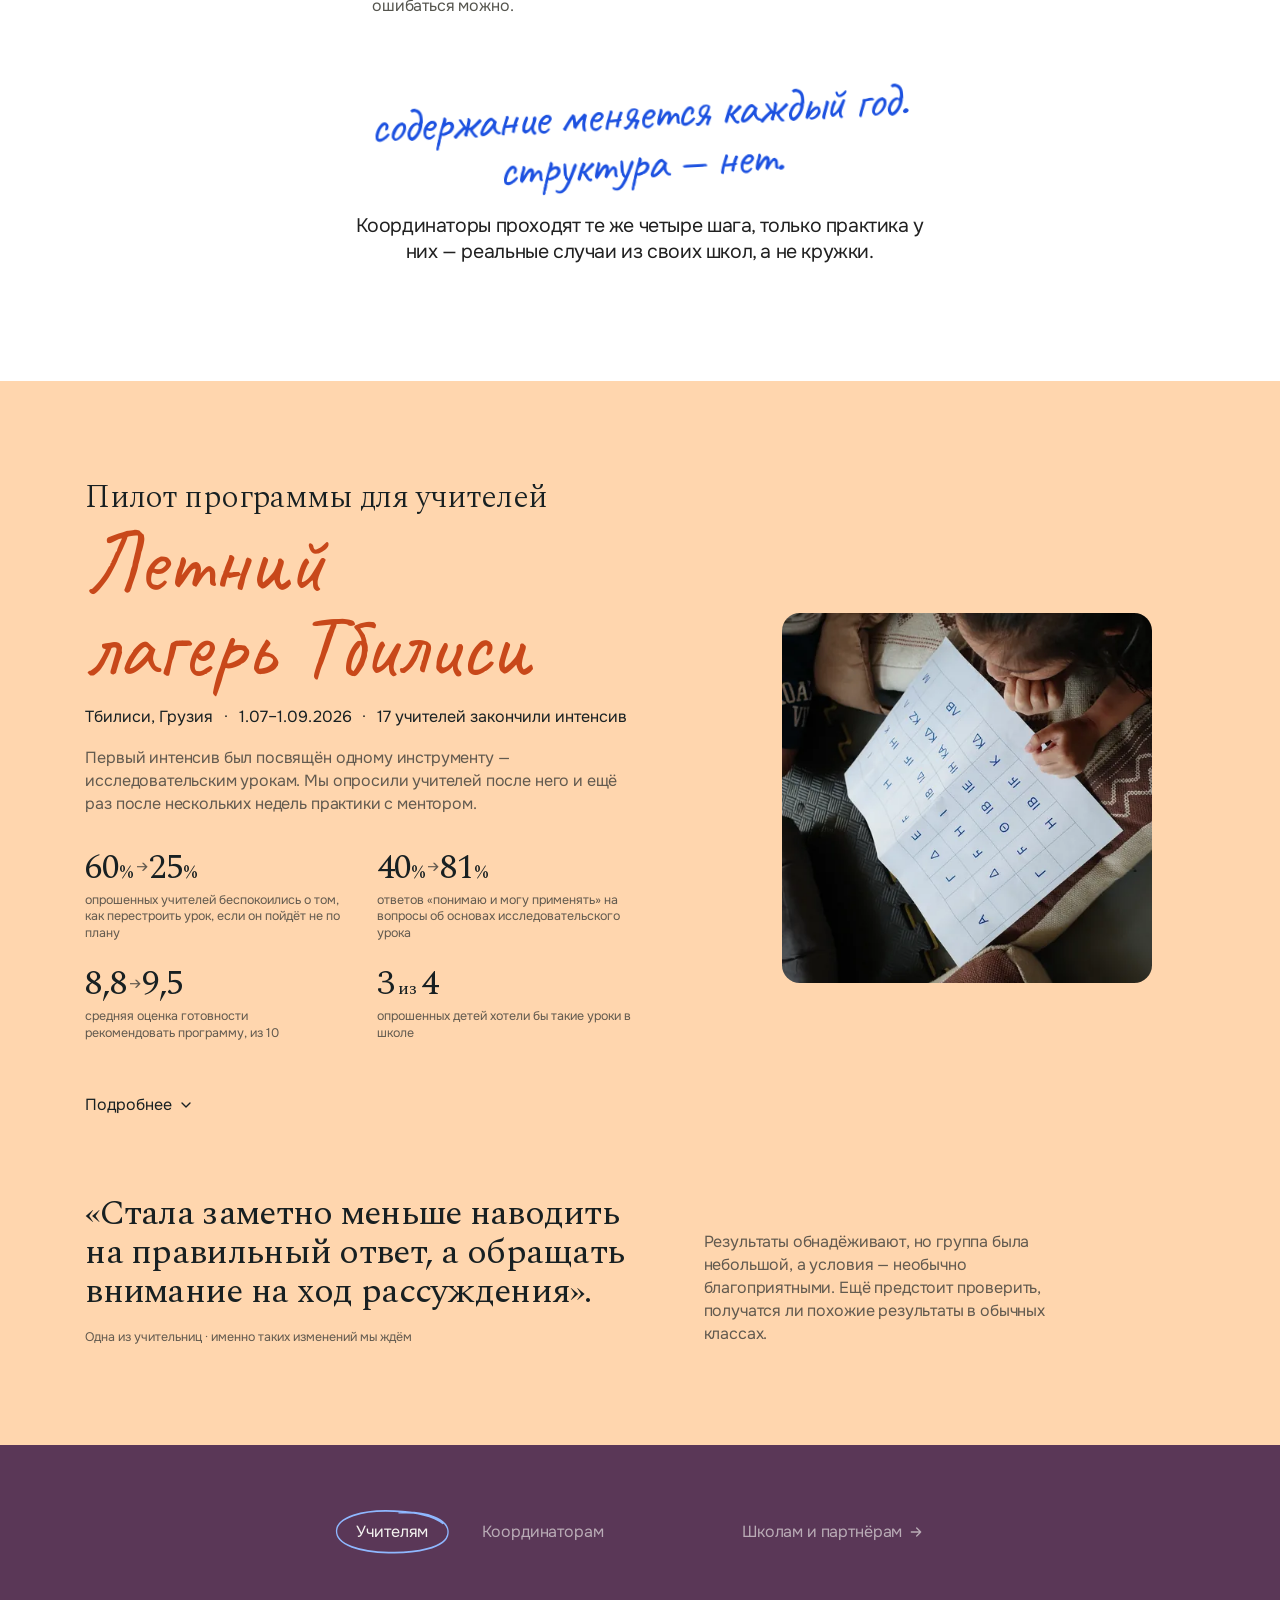
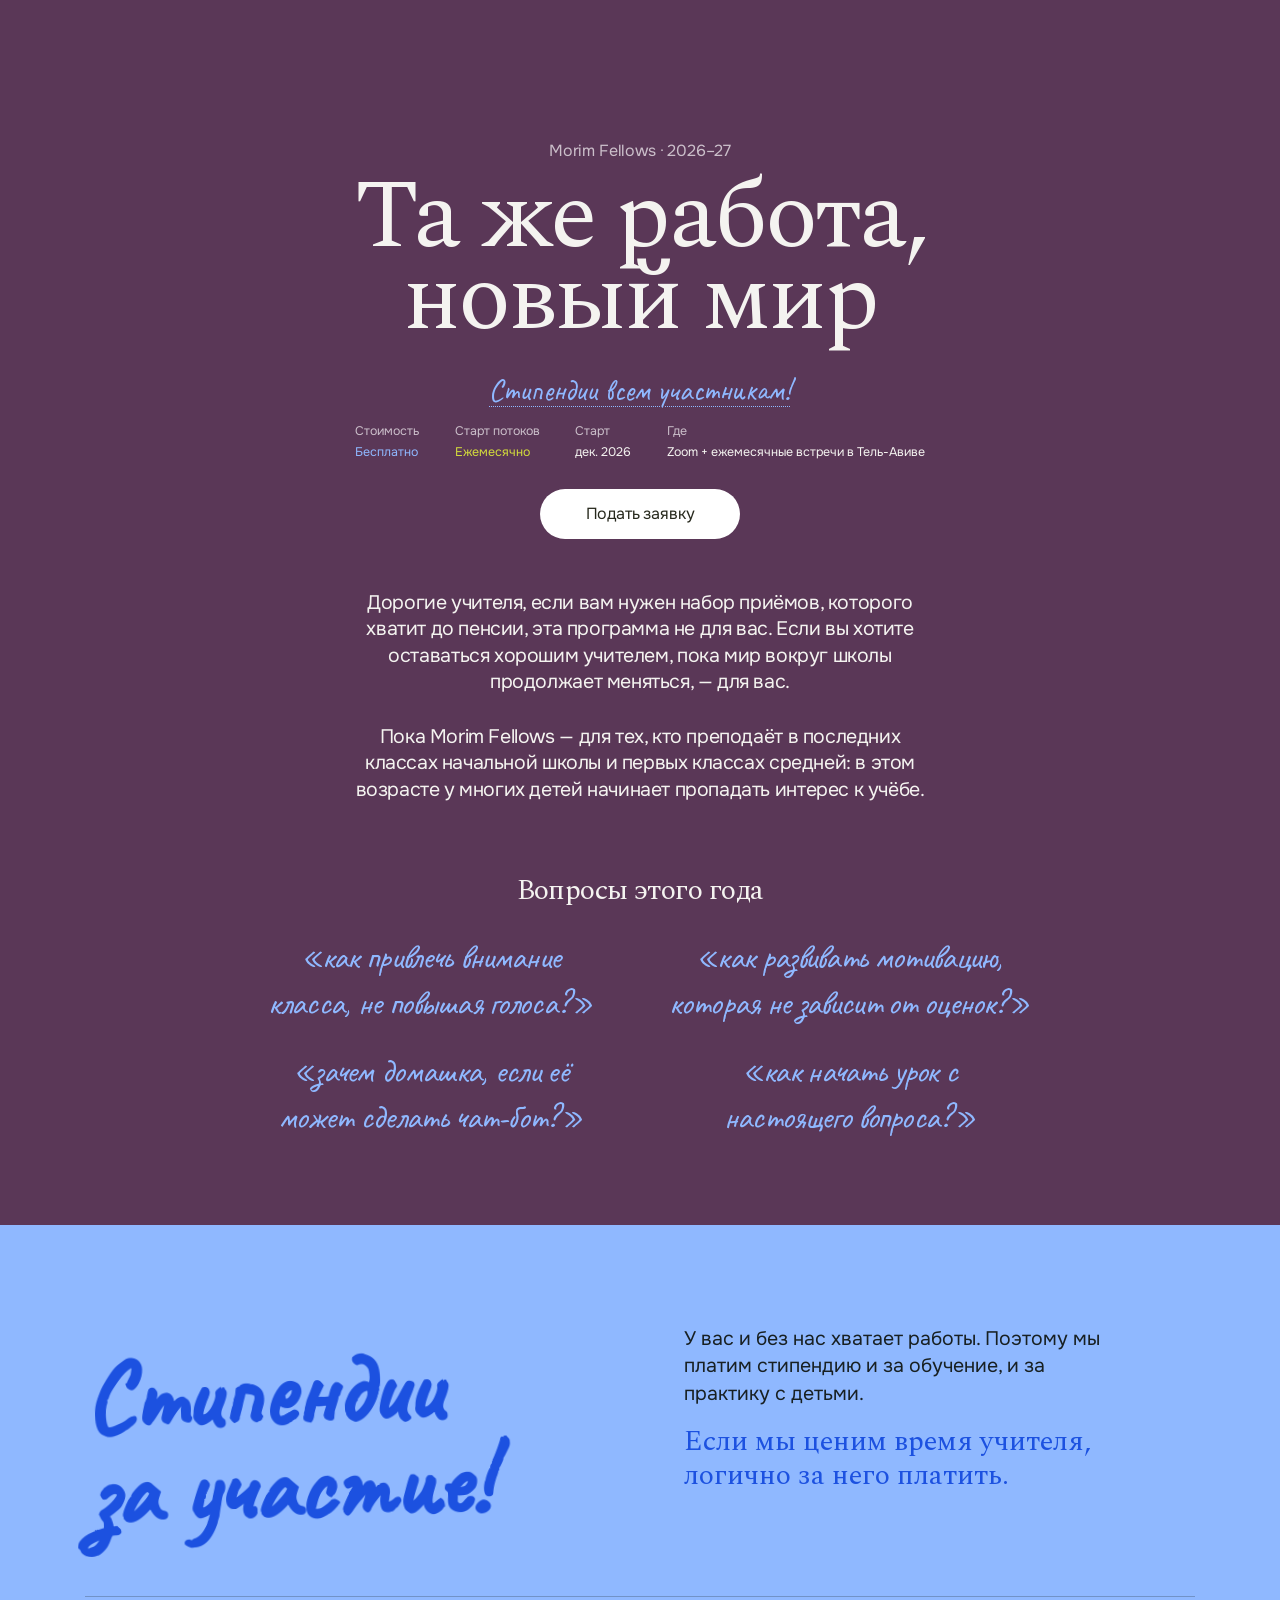
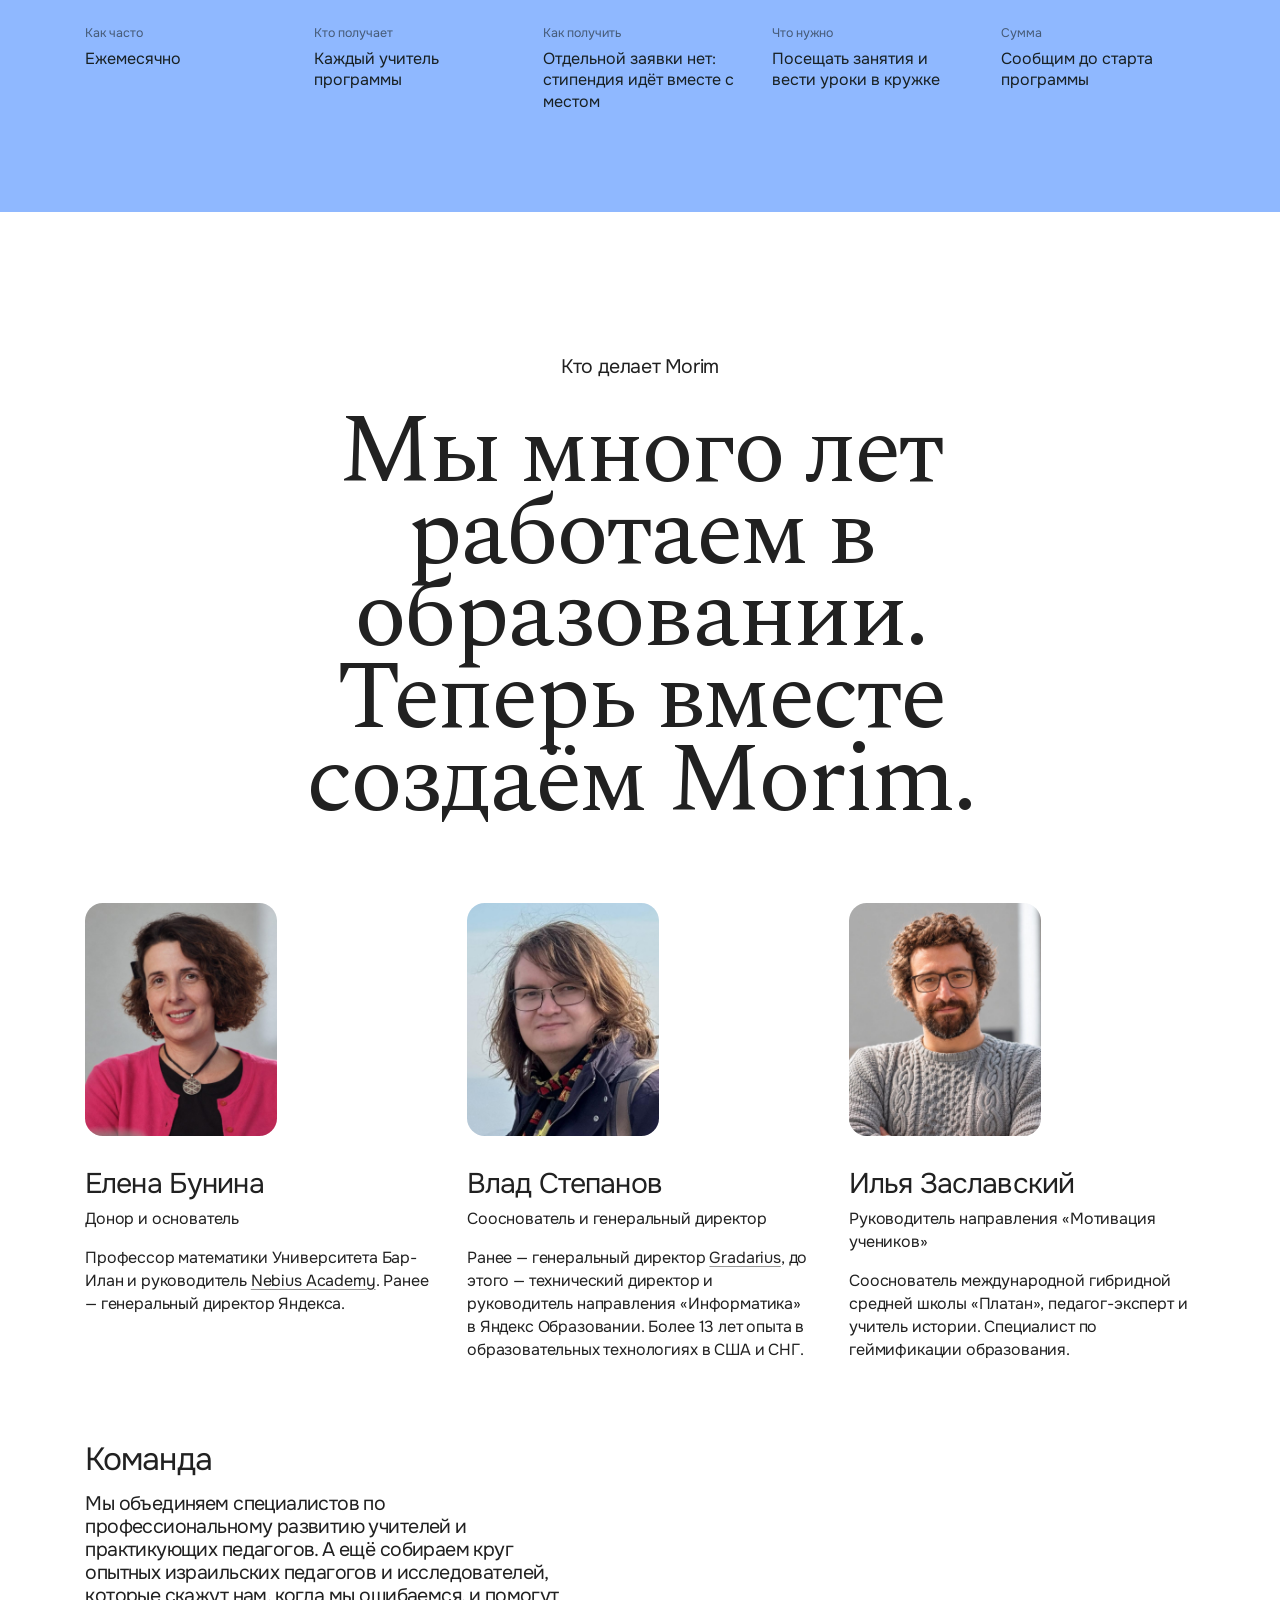
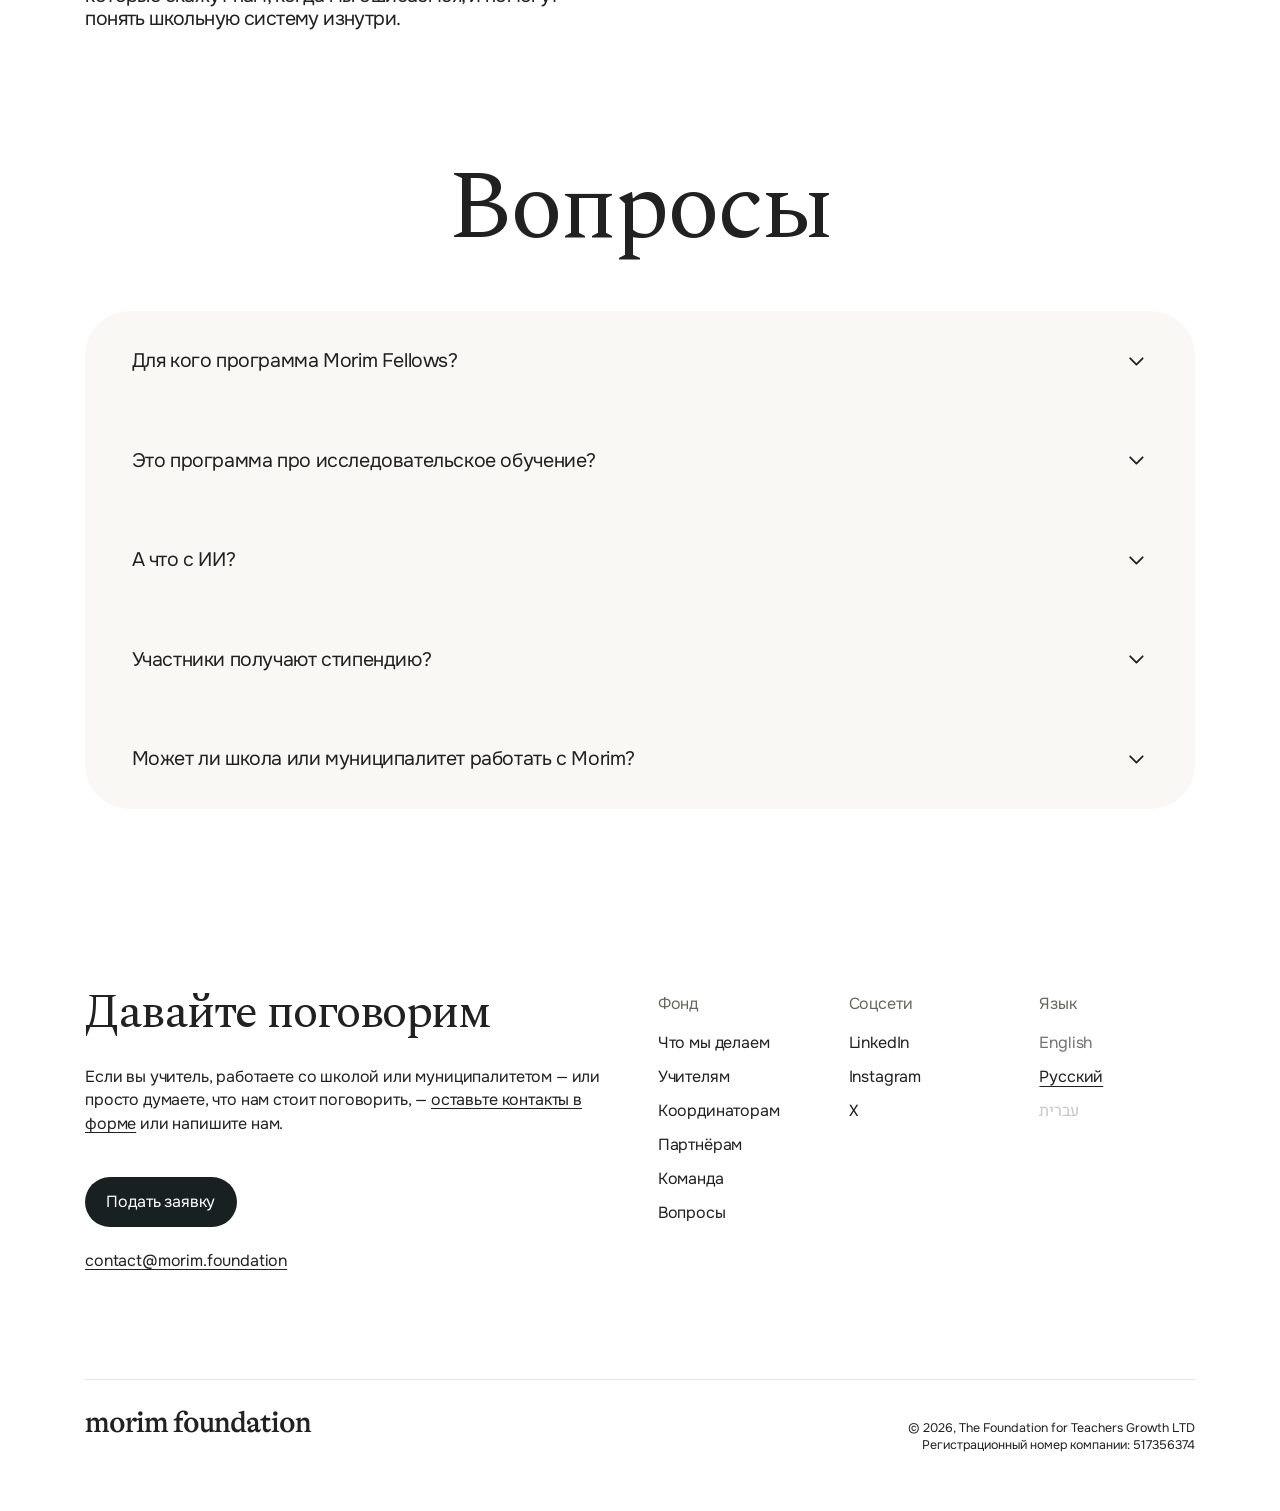
<file: ru/index.html>
<!DOCTYPE html>
<html lang="ru" dir="ltr">
<head>
  <meta charset="utf-8">
  <meta name="viewport" content="width=device-width, initial-scale=1">
  <title>Фонд Morim</title>
  <meta name="description" content="Программы для учителей и школьных координаторов в Израиле: интенсивы, практика с детьми, разбор школьных ситуаций, еженедельные встречи с ментором и стипендия участникам.">
  <meta property="og:type" content="website">
  <meta property="og:title" content="Фонд Morim">
  <meta property="og:description" content="Программы для учителей и школьных координаторов в Израиле: интенсивы, практика с детьми, разбор школьных ситуаций, еженедельные встречи с ментором и стипендия участникам.">
  <meta property="og:site_name" content="Morim Foundation">
  <meta property="og:locale" content="ru_RU">
  <meta name="twitter:card" content="summary">
  <meta name="theme-color" content="#f4f3f0">
  <link rel="canonical" href="https://morim.foundation/ru/">
  <link rel="alternate" hreflang="en" href="https://morim.foundation/">
  <link rel="alternate" hreflang="ru" href="https://morim.foundation/ru/">
  <link rel="alternate" hreflang="he" href="https://morim.foundation/he/">
  <link rel="alternate" hreflang="x-default" href="https://morim.foundation/">
  <link rel="icon" href="../assets/favicon.png">
  <link rel="preload" href="../assets/fonts/Spectral-Regular.woff2" as="font" type="font/woff2" crossorigin>
  <link rel="preload" href="../assets/fonts/Spectral-Light.woff2" as="font" type="font/woff2" crossorigin>
  <link rel="preload" href="../assets/fonts/Onest-Variable-cyrillic.woff2" as="font" type="font/woff2" crossorigin>
  <link rel="preload" href="../assets/fonts/Onest-Variable-latin.woff2" as="font" type="font/woff2" crossorigin>
  <link rel="preload" href="../assets/fonts/Caveat-Regular.woff2" as="font" type="font/woff2" crossorigin>
  <link rel="preload" href="../assets/fonts/GTAlpina-Medium.woff2" as="font" type="font/woff2" crossorigin>
  <link rel="modulepreload" href="../js/main.js?v=96e04836">
  <link rel="modulepreload" href="../js/lib/page-motion.js?v=96e04836">
  <link rel="modulepreload" href="../js/lib/card-depth.js?v=96e04836">
  <link rel="modulepreload" href="../js/lib/floating-apply.js?v=96e04836">
  <link rel="modulepreload" href="../js/header.js?v=96e04836">
  <link rel="modulepreload" href="../js/dialog.js?v=96e04836">
  <link rel="modulepreload" href="../js/mobile-menu.js?v=96e04836">
  <link rel="modulepreload" href="../js/disclosure.js?v=96e04836">
  <link rel="modulepreload" href="../js/program-motion.js?v=96e04836">
  <link rel="modulepreload" href="../js/programs.js?v=96e04836">
  <link rel="modulepreload" href="../js/lang.js?v=96e04836">
  <link rel="modulepreload" href="../js/nav-menu.js?v=96e04836">
  <link rel="modulepreload" href="../js/scroll-hint.js?v=96e04836">
  <link rel="modulepreload" href="../js/audiences.js?v=96e04836">
  <link rel="modulepreload" href="../js/hand-a.js?v=96e04836">
  <link rel="modulepreload" href="../js/margin-note.js?v=96e04836">
  <link rel="modulepreload" href="../js/tabs.js?v=96e04836">
  <link rel="stylesheet" href="../css/base.css?v=96e04836">
  <link rel="stylesheet" href="../css/sections.css?v=96e04836">
  <link rel="stylesheet" href="../css/motion.css?v=96e04836">
  <link rel="stylesheet" href="../css/mobile.css?v=96e04836">
  <link rel="stylesheet" href="../css/header.css?v=96e04836">
  <link rel="stylesheet" href="../css/hero.css?v=96e04836">
  <link rel="stylesheet" href="../css/widgets.css?v=96e04836">
  <link rel="stylesheet" href="../css/type.css?v=96e04836">
  <script src="../js/page-slide.js?v=96e04836"></script>
  <noscript><style>.side-panel{position:static;display:block;inline-size:auto;block-size:auto;max-block-size:none;overflow:visible;box-shadow:none;margin-block-start:1rem}.side-panel-close,[data-dialog]{display:none}</style></noscript>
</head>
<body>
<main id="top" data-lang="ru">

  <div class="header-shell" data-compact="false">
    <div class="header-start">
      <header class="site-header">
        <a class="logo" href="#top" aria-label="Фонд Morim — на главную">morim foundation</a>
      </header>
    </div>
    <nav class="lang-float" aria-label="Основная навигация">
      <div class="nav-menu lang-menu">
  <button type="button" class="nav-menu-button" aria-haspopup="true" aria-expanded="false"
          aria-controls="lang-menu-list">
    <svg class="flag" viewBox="0 0 24 24" width="20" height="20" aria-hidden="true" focusable="false"><rect width="24" height="8" fill="#fff"/><rect y="8" width="24" height="8" fill="#0039a6"/><rect y="16" width="24" height="8" fill="#d52b1e"/></svg><span class="sr-only">Язык: </span><span>Рус</span>
    <svg viewBox="0 0 24 24" width="16" height="16" fill="none" stroke="currentColor" stroke-width="2" stroke-linecap="round" stroke-linejoin="round" aria-hidden="true"><path d="m6 9 6 6 6-6"/></svg>
  </button>
  <ul id="lang-menu-list" class="nav-menu-list" hidden>
    <li><a href="../" hreflang="en" lang="en"><svg class="flag" viewBox="0 0 24 24" width="20" height="20" aria-hidden="true" focusable="false"><rect width="24" height="24" fill="#012169"/><path d="M0 0 24 24M24 0 0 24" stroke="#fff" stroke-width="4.8"/><path d="M0 0 24 24M24 0 0 24" stroke="#c8102e" stroke-width="1.6"/><path d="M12 0v24M0 12h24" stroke="#fff" stroke-width="6"/><path d="M12 0v24M0 12h24" stroke="#c8102e" stroke-width="3.6"/><rect x="12" width="12" height="24" fill="#fff"/><rect x="12" y="0.000" width="12" height="1.846" fill="#b31942"/><rect x="12" y="3.692" width="12" height="1.846" fill="#b31942"/><rect x="12" y="7.385" width="12" height="1.846" fill="#b31942"/><rect x="12" y="11.077" width="12" height="1.846" fill="#b31942"/><rect x="12" y="14.769" width="12" height="1.846" fill="#b31942"/><rect x="12" y="18.462" width="12" height="1.846" fill="#b31942"/><rect x="12" y="22.154" width="12" height="1.846" fill="#b31942"/><rect x="12" width="6" height="12.923" fill="#0a3161"/><path d="M12 0v24" stroke="#fff" stroke-width="0.6"/></svg><span>English</span></a></li>
<li><a role="link" aria-disabled="true" lang="he" dir="rtl"><svg class="flag" viewBox="0 0 24 24" width="20" height="20" aria-hidden="true" focusable="false"><rect width="24" height="24" fill="#fff"/><rect y="3" width="24" height="2.6" fill="#0038b8"/><rect y="18.4" width="24" height="2.6" fill="#0038b8"/><path d="M12 7.4 15.8 14H8.2ZM12 16.6 8.2 10H15.8Z" fill="none" stroke="#0038b8" stroke-width="1"/></svg><span>עברית</span></a></li>

  </ul>
</div>
    </nav>
  </div>

  <p class="hero-note"><strong>Бесплатное обучение</strong> для учителей и школьных координаторов. Участники получают <strong>финансовую поддержку</strong>.</p>
  <section class="hero hero-years-layout" aria-labelledby="hero-title">
    <div class="hero-copy">
      <h1 id="hero-title">Класс меняется каждый год. <mark>Смысл работы — нет.</mark></h1>
      <p class="hero-lead">Никакой курс не подготовит учителя ко всем переменам, тем более к следующей. Но можно научиться адаптироваться: держаться за то, ради чего эта работа, и пересматривать остальное. Этому и учат наши программы, начиная с учителей последних классов начальной школы и первых классов средней.</p>
      <p class="hero-actions">
        <a class="button hero-apply" href="https://survey.morim.foundation/s/join-v1?src=landing&lang=ru" data-apply>Подать заявку</a>
        <span class="hero-next">Ближайший поток: дек. 2026 · <a href="#scholarship">бесплатно, со стипендией</a></span>
      </p>
    </div>
    <ol class="hero-years" aria-label="Шесть лет в израильском классе">
      <li class="hero-year" data-tint="paper"><span class="hero-year-when"><bdi>2020</bdi></span><span class="hero-year-text">Ковид. Уроки в Zoom, месяцами.</span></li>
      <li class="hero-year" data-tint="peach"><span class="hero-year-when"><bdi>2022</bdi></span><span class="hero-year-text">Самая большая волна алии за двадцать лет. Новые дети посреди года, ещё без иврита.</span></li>
      <li class="hero-year" data-tint="plum"><span class="hero-year-when"><bdi>2023</bdi></span><span class="hero-year-text">Война. Сирены, убежища, эвакуированные из дома дети.</span></li>
      <li class="hero-year" data-tint="blue"><span class="hero-year-when"><bdi>2024</bdi></span><span class="hero-year-text">Чат-бот, который может сделать домашку.</span></li>
      <li class="hero-year" data-tint="plum"><span class="hero-year-when"><bdi>2024</bdi></span><span class="hero-year-text">Второй учебный год во время войны. Дети с севера год спустя всё ещё в эвакуации.</span></li>
      <li class="hero-year" data-tint="plum"><span class="hero-year-when"><bdi>2025–26</bdi></span><span class="hero-year-text">Две войны с Ираном: двенадцать дней, потом шесть недель. Школы закрыты, уроки снова онлайн.</span></li>
      <li class="hero-year" data-tint="yellow"><span class="hero-year-when"><bdi>Каждый день</bdi></span><span class="hero-year-text">Приложения, созданные, чтобы забрать каждую минуту детского внимания.</span></li>
      <li class="hero-year hero-year-next"><span class="hero-year-when">Через год</span><span class="hero-year-text">что-то ещё</span></li>
    </ol>
  </section>
  <a class="scroll-hint" href="#what-we-do" data-scroll-hint>
    <span>Листайте</span>
    <svg viewBox="0 0 24 24" width="16" height="16" fill="none" stroke="currentColor" stroke-width="2" stroke-linecap="round" stroke-linejoin="round" aria-hidden="true"><path d="m6 9 6 6 6-6"/></svg>
  </a>
  <div class="floating-apply-rail" data-anchor=".hero" inert>
    <a class="button floating-apply-button" href="https://survey.morim.foundation/s/join-v1?src=landing&lang=ru">Подать заявку</a>
  </div>

  <section class="stance" id="what-we-do" aria-labelledby="what-we-do-title">
    <div class="stance-head">
      <h2 class="display" id="what-we-do-title">Помнить главное.<br>Видеть класс.<br>Продолжать меняться.</h2>
      <p class="stance-lead">На этих трёх вещах построены наши программы для учителей.</p>
    </div>
    <div class="stance-rows">
      <div class="stance-row">
        <p class="stance-label">главное</p>
        <h3 class="stance-title"><mark>Любопытные</mark> дети, которые <mark class="blue">думают сами</mark> и умеют <mark class="peach">говорить друг с другом</mark>.</h3>
        <p class="stance-body">Ради этого и существует учитель, каким бы ни был год. По этому мы проверяем каждый метод, которому учим.</p>
      </div>
      <div class="stance-row">
        <p class="stance-label">класс</p>
        <h3 class="stance-title">Сейчас: внимание и ИИ.</h3>
        <p class="stance-body">То, что входит в класс вместе с детьми, меняется от года к году. Мы называем перемены, которые сильнее всего давят на учителей, и строим вокруг них содержание программы.</p>
      </div>
      <div class="stance-row">
        <p class="stance-label">привычка</p>
        <h3 class="stance-title">Адаптация, отработанная до привычки.</h3>
        <p class="stance-body">Вы пробуете что-то с настоящими детьми, разбираете это с ментором и оставляете то, что работает. Методы, которым мы учим, — инструменты адаптации, а не доктрина.</p>
      </div>
    </div>
  </section>

  <section class="year" id="this-year" aria-labelledby="year-title">
    <p class="year-kicker">выпуск 2026–27</p>
    <h2 class="year-title" id="year-title">Над чем мы работаем в этом году</h2>
    <div class="year-cards">
      <article class="year-card">
        <p class="year-icons" aria-hidden="true"><img src="../assets/hero-app-tiktok-128.webp" srcset="../assets/hero-app-tiktok-128.webp 128w, ../assets/hero-app-tiktok-256.webp 256w" sizes="(max-width: 700px) 2.5rem, 3.05vw" alt="" width="128" height="128" loading="lazy" decoding="async"><img src="../assets/hero-app-youtube-128.webp" srcset="../assets/hero-app-youtube-128.webp 128w, ../assets/hero-app-youtube-256.webp 256w" sizes="(max-width: 700px) 2.5rem, 3.05vw" alt="" width="128" height="128" loading="lazy" decoding="async"><img src="../assets/hero-app-instagram-128.webp" srcset="../assets/hero-app-instagram-128.webp 128w, ../assets/hero-app-instagram-256.webp 256w" sizes="(max-width: 700px) 2.5rem, 3.05vw" alt="" width="128" height="128" loading="lazy" decoding="async"><img src="../assets/hero-app-discord-128.webp" srcset="../assets/hero-app-discord-128.webp 128w, ../assets/hero-app-discord-256.webp 256w" sizes="(max-width: 700px) 2.5rem, 3.05vw" alt="" width="128" height="128" loading="lazy" decoding="async"></p>
        <h3>Внимание</h3>
        <p>Дети растут внутри экономики, устроенной так, чтобы поглощать их внимание. Мы учимся возвращать его самим уроком: начинать с настоящего вопроса, а не с готового ответа, собирать класс, не повышая голоса, строить мотивацию, которая не держится на оценках.</p>
      </article>
      <article class="year-card">
        <p class="year-icons" aria-hidden="true"><img src="../assets/hero-app-chatgpt-128.webp" srcset="../assets/hero-app-chatgpt-128.webp 128w, ../assets/hero-app-chatgpt-256.webp 256w" sizes="(max-width: 700px) 2.5rem, 3.05vw" alt="" width="128" height="128" loading="lazy" decoding="async"></p>
        <h3>ИИ</h3>
        <p>Это не ещё один курс «проверяем домашку с ChatGPT». Каждый поток придумывает, что ИИ меняет в его уроках, опираясь на годы работы нашей команды в технологиях и ИИ-образовании, а потом проверяет три-пять лучших идей с детьми в недели практики.</p>
      </article>
      <article class="year-card year-card-next">
        <h3>Через год</h3>
        <p class="year-next-note">здесь будет другое. в этом и смысл.</p>
      </article>
    </div>
  </section>

  <section class="how" id="how-it-works" aria-labelledby="how-title">
    <div class="wwd-steps">
      <h2 class="how-title" id="how-title">Как устроена программа</h2>
      <ol class="wwd-steps-list">
        <li class="wwd-step">
          <span class="wwd-step-num" aria-hidden="true">1</span>
          <h4>Интенсив</h4>
          <p>Начинаем с того, ради чего эта работа и что изменилось в этом году. Потом разбираем конкретные приёмы, пробуем их друг на друге и смотрим, что получается.</p>
        </li>
        <li class="wwd-step">
          <span class="wwd-step-num" aria-hidden="true">2</span>
          <h4>Кружки</h4>
          <p>Мы организуем детские кружки и собираем группы: <mark>больше половины программы</mark> проходит там. Несколько недель вы ведёте занятия с настоящими детьми: ставки низкие, ошибаться можно.</p>
        </li>
        <li class="wwd-step">
          <span class="wwd-step-num" aria-hidden="true">3</span>
          <h4>Ментор</h4>
          <p><mark class="blue">Раз в неделю в малой группе</mark> вы разбираете свои занятия с ментором: что пошло не по плану и что изменить в следующий раз.</p>
        </li>
        <li class="wwd-step">
          <span class="wwd-step-num" aria-hidden="true">4</span>
          <h4>Свой класс</h4>
          <p>То, что сработало, вы переносите в свой класс. Ради этого вся программа.</p>
        </li>
      </ol>
      <div class="prose wwd-steps-close">
        <p class="beat-note wwd-note">содержание меняется каждый год. структура — нет.</p>
        <p>Координаторы проходят те же четыре шага, только практика у них — реальные случаи из своих школ, а не кружки.</p>
      </div>
    </div>
  </section>

  <section class="camp" id="tbilisi-camp" aria-labelledby="tbilisi-promo-title" data-program="tbilisi">
    <div class="camp-copy">
      <h2 id="tbilisi-promo-title"><span class="camp-descriptor">Пилот программы для учителей</span> <span class="camp-name">Летний лагерь Тбилиси</span></h2>
      <p class="promo-meta"><span>Тбилиси, Грузия</span><span><bdi dir="ltr">1.07–1.09.2026</bdi></span><span>17 учителей закончили интенсив</span></p>
      <p class="camp-intro">Первый интенсив был посвящён одному инструменту — исследовательским урокам. Мы опросили учителей после него и ещё раз после нескольких недель практики с ментором.</p>
      <ul class="camp-figures" role="list">
        <li class="camp-figure">
          <span class="stat-value">60<small>%</small><span class="arrow">→</span>25<small>%</small></span>
          <span class="stat-label">опрошенных учителей беспокоились о том, как перестроить урок, если он пойдёт не по плану</span>
        </li>
        <li class="camp-figure">
          <span class="stat-value">40<small>%</small><span class="arrow">→</span>81<small>%</small></span>
          <span class="stat-label">ответов «понимаю и могу применять» на вопросы об основах исследовательского урока</span>
        </li>
        <li class="camp-figure">
          <span class="stat-value">8,8<span class="arrow">→</span>9,5</span>
          <span class="stat-label">средняя оценка готовности рекомендовать программу, из 10</span>
        </li>
        <li class="camp-figure">
          <span class="stat-value">3<small>&nbsp;из&nbsp;</small>4</span>
          <span class="stat-label">опрошенных детей хотели бы такие уроки в школе</span>
        </li>
      </ul>
      <button type="button" class="camp-more text-link" aria-expanded="false" aria-controls="tbilisi-details" data-expand hidden>
        <span>Подробнее</span><svg class="camp-more-arrow" viewBox="0 0 24 24" aria-hidden="true" focusable="false"><path d="m6 9 6 6 6-6"/></svg>
      </button>
    </div>
    <img class="camp-photo" src="../assets/camp-square-720.webp"
     srcset="../assets/camp-square-480.webp 480w, ../assets/camp-square-720.webp 720w, ../assets/camp-square-1080.webp 1080w, ../assets/camp-square-1440.webp 1440w"
     sizes="(max-width: 700px) 16rem, 26rem"
     alt="" width="720" height="720" loading="lazy" decoding="async">
    <div class="camp-details" id="tbilisi-details">
      <div class="program-results-copy">
        <h3 class="program-results-title">Первый пилот</h3>
        <p>После практики ответы заметно изменились. На вопросы об основах метода — зачем нужен исследовательский урок, чем он отличается от просто интересного и какова роль учителя — участники чаще отвечали: «понимаю и могу применять». Доля таких ответов выросла с 40% до 81%. Учителя также реже говорили, что их беспокоит необходимость перестраивать урок, если он пойдёт не по плану.</p>
        <p>Не всё стало легче. Работа с групповой динамикой по-прежнему даётся трудно. Поэтому добавляем больше практики и разборов с ментором на эту тему.</p>
      </div>
    </div>
    <div class="camp-story">
      <figure class="camp-voice">
        <blockquote class="results-quote">«Стала заметно меньше наводить на правильный ответ, а обращать внимание на ход рассуждения».</blockquote>
        <figcaption class="results-note">Одна из учительниц · именно таких изменений мы ждём</figcaption>
      </figure>
      <p class="results-caveat">Результаты обнадёживают, но группа была небольшой, а условия — необычно благоприятными. Ещё предстоит проверить, получатся ли похожие результаты в обычных классах.</p>
    </div>
  </section>

  <div class="story-stack">
    <section class="audiences" id="audiences" aria-label="С чего начать">
    <div class="audience-nav">
    <div class="audience-tabs" role="tablist" aria-label="С чего начать">
      <a class="audience-tab" role="tab" id="tab-fellowship" href="#fellowship" aria-controls="fellowship"
         aria-selected="true">
        <span>Учителям</span>
        <svg class="audience-loop" viewBox="0 0 200 60" preserveAspectRatio="none" aria-hidden="true" focusable="false"><path pathLength="1" d="M112 7C158 5 197 15 195 32C193 51 136 57 94 56C47 55 5 47 6 29C7 13 49 3 104 5C140 6 170 11 186 20"/></svg>
      </a>
      <a class="audience-tab" role="tab" id="tab-leaders" href="#leaders" aria-controls="leaders"
         aria-selected="false">
        <span>Координаторам</span>
        <svg class="audience-loop" viewBox="0 0 200 60" preserveAspectRatio="none" aria-hidden="true" focusable="false"><path pathLength="1" d="M112 7C158 5 197 15 195 32C193 51 136 57 94 56C47 55 5 47 6 29C7 13 49 3 104 5C140 6 170 11 186 20"/></svg>
      </a>
    </div>
    <a class="audience-trigger text-link" href="schools/">
      <span>Школам и партнёрам</span><svg class="promo-arrow" viewBox="0 0 24 24" aria-hidden="true" focusable="false"><path d="M5 12h14M13 6l6 6-6 6"/></svg>
    </a>
    </div>
    <div class="audience-pane fellowship" id="fellowship" role="tabpanel" aria-labelledby="fellowship-title">
      <h2 class="display" id="fellowship-title"><span class="offer-kicker">Morim Fellows · 2026–27</span> Та же работа,<br>новый мир</h2>
      <div class="program-offer">
  <article class="offer-terms" id="program-tel-aviv" data-program="tel-aviv" aria-labelledby="fellowship-title">
<p class="offer-tags"><a class="offer-tag offer-scholarship" href="#scholarship">Стипендии всем участникам!</a></p>    <div class="offer-meta">
<p><span>Стоимость</span><em class="offer-meta-cost">Бесплатно</em></p><p><span>Старт потоков</span><em class="offer-meta-frequency">Ежемесячно</em></p><p><span>Старт</span>дек. 2026</p>      <p><span>Где</span>Zoom + ежемесячные встречи в Тель-Авиве</p>
    </div>
  </article>
  <a class="button apply-button offer-apply" href="https://survey.morim.foundation/s/join-v1?src=landing&lang=ru" data-apply>Подать заявку</a>
</div>
      <div class="prose fellowship-intro">
        <p>Дорогие учителя, если вам нужен набор приёмов, которого хватит до пенсии, эта программа не для вас. Если вы хотите оставаться хорошим учителем, пока мир вокруг школы продолжает меняться, — для вас.</p>
        <p>Пока Morim Fellows — для тех, кто преподаёт в последних классах начальной школы и первых классах средней: в этом возрасте у многих детей начинает пропадать интерес к учёбе.</p>
      </div>
      <div class="prose fellowship-practice">
        <p class="questions-title">Вопросы этого года</p>
        <div class="questions" aria-label="Обычные вопросы — но трудные">
          <span>«как привлечь внимание класса, не повышая голоса?»</span>
          <span>«как развивать мотивацию, которая не зависит от оценок?»</span>
          <span>«зачем домашка, если её может сделать чат-бот?»</span>
          <span>«как начать урок с настоящего вопроса?»</span>
        </div>
      </div>
    </div>

    <div class="audience-pane leaders" id="leaders" role="tabpanel" aria-labelledby="leaders-title">
      <h2 class="display" id="leaders-title">Координация в школе: команда, процессы, проекты</h2>
      <div class="program-offer">
  <article class="offer-terms" id="program-school-coordination" data-program="school-coordination" aria-labelledby="leaders-title">
<p class="offer-tags"><a class="offer-tag offer-scholarship" href="#scholarship">Стипендии всем участникам!</a></p>    <div class="offer-meta">
<p><span>Стоимость</span><em class="offer-meta-cost">Бесплатно</em></p><p><span>Новые потоки обучения</span><em class="offer-meta-frequency">Ежемесячно</em></p><p><span>Старт</span>февр. 2027</p>      <p><span>Где</span>Zoom + встречи в Тель-Авиве</p>
    </div>
  </article>
  <a class="button apply-button offer-apply" href="https://survey.morim.foundation/s/join-v1?src=landing&lang=ru" data-apply>Подать заявку</a>
</div>
      <article class="running-card" id="program-school-coordination-pilot" data-closed>
        <h3>Пилот программы</h3>
        <p class="running-status">Итоги скоро</p>
        <p class="running-badge running-now">Сейчас идёт</p>
      </article>
      <div class="prose leaders-intro">
        <p>Дорогиекоординаторы, Сильным учителям нужны школы, в которых можно хорошо работать и хочется оставаться. Поэтому мы помогаем учителям и в классе, и в работе с командой.</p>
        <p>Morim Leaders, первую программу для школьных координаторов — раказим, — мы разрабатываем вместе с ними. Пилот уже идёт в закрытой группе.</p>
      </div>
      <div class="leader-benefits feature-cards">
        <article class="benefit">
          <h3>Руководить без формальных полномочий</h3>
          <p>Координаторы тоже учителя. Они ведут уроки и помогают команде работать лучше — хотя коллеги часто им не подчиняются.<br>Как руководить командой в таких условиях?</p>
        </article>
        <article class="benefit">
          <h3>Обратная связь, которая действительно помогает</h3>
          <p>Как давать полезную обратную связь, поддерживать коллег и помогать им развиваться?<br>Участники разбирают ситуации из своих школ вместе с ментором.</p>
        </article>
        <article class="benefit">
          <h3>Время на преподавание и развитие</h3>
          <p>Как распределять нагрузку и находить время на профессиональное развитие — своё и коллег?<br>Разбираем, как планировать работу, выстраивать команду, налаживать повседневные процессы и вести проекты — так, чтобы работа координатора не отнимала время у преподавания.</p>
        </article>
      </div>
    </div>

    </section>
  </div>

  <section class="scholarship-band" id="scholarship" aria-labelledby="scholarship-title">
    <h2 class="scholarship-word" id="scholarship-title">Стипендии за участие!</h2>
    <div class="scholarship-text">
      <p>У вас и без нас хватает работы. Поэтому мы платим стипендию и за обучение, и за практику с детьми.</p>
      <p>Если мы ценим время учителя, логично за него платить.</p>
    </div>
    <dl class="scholarship-terms">
      <div><dt>Как часто</dt><dd>Ежемесячно</dd></div>
      <div><dt>Кто получает</dt><dd>Каждый учитель программы</dd></div>
      <div><dt>Как получить</dt><dd>Отдельной заявки нет: стипендия идёт вместе с местом</dd></div>
      <div><dt>Что нужно</dt><dd>Посещать занятия и вести уроки в кружке</dd></div>
      <div><dt>Сумма</dt><dd>Сообщим до старта программы</dd></div>
    </dl>
  </section>


  <section class="team" id="team" aria-labelledby="team-title">
    <p class="eyebrow">Кто делает Morim</p>
    <h2 class="team-title" id="team-title">Мы много лет<br class="desktop-break"> работаем в образовании.<br class="desktop-break"> Теперь вместе<br class="desktop-break"> создаём Morim.</h2>
    <div class="team-columns">
      <article class="person">
        <img class="portrait" src="../assets/team-elena.jpg" alt="Елена Бунина" width="420" height="510" loading="lazy">
        <h3><a href="https://www.linkedin.com/in/elena-bunina-738522eb/" target="_blank" rel="noreferrer">Елена Бунина</a></h3>
        <p class="person-role">Донор и основатель</p>
        <p>Профессор математики Университета Бар-Илан и руководитель <a href="https://academy.nebius.com/" target="_blank" rel="noreferrer">Nebius Academy</a>. Ранее — генеральный директор Яндекса.</p>
      </article>
      <article class="person">
        <img class="portrait" src="../assets/team-vlad.jpg" alt="Влад Степанов" width="420" height="510" loading="lazy">
        <h3><a href="https://www.linkedin.com/in/utterstep/" target="_blank" rel="noreferrer">Влад Степанов</a></h3>
        <p class="person-role">Сооснователь и генеральный директор</p>
        <p>Ранее — генеральный директор <a href="https://gradarius.com/" target="_blank" rel="noreferrer">Gradarius</a>, до этого — технический директор и руководитель направления «Информатика» в Яндекс Образовании. Более 13 лет опыта в образовательных технологиях в США и СНГ.</p>
      </article>
      <article class="person">
        <img class="portrait" src="../assets/team-ilya.jpg" alt="Илья Заславский" width="420" height="510" loading="lazy">
        <h3><a href="https://www.linkedin.com/in/izaslavskiy/" target="_blank" rel="noreferrer">Илья Заславский</a></h3>
        <p class="person-role">Руководитель направления «Мотивация учеников»</p>
        <p>Сооснователь международной гибридной средней школы «Платан», педагог-эксперт и учитель истории. Специалист по геймификации образования.</p>
      </article>
    </div>
    <div class="team-note">
      <h3>Команда</h3>
      <p>Мы объединяем специалистов по профессиональному развитию учителей и практикующих педагогов. А ещё собираем круг опытных израильских педагогов и исследователей, которые скажут нам, когда мы ошибаемся, и помогут понять школьную систему изнутри.</p>
    </div>
  </section>

  <section class="faq" id="faq" aria-labelledby="faq-title">
    <h2 id="faq-title">Вопросы</h2>
    <div class="faq-list">
      <details class="faq-item" data-state="closed">
        <summary class="faq-trigger">
          Для кого программа Morim Fellows?
          <svg class="faq-chevron" viewBox="0 0 24 24" width="24" height="24" fill="none" stroke="currentColor" stroke-width="1.75" stroke-linecap="round" stroke-linejoin="round" aria-hidden="true" focusable="false"><path d="m6 9 6 6 6-6"/></svg>
        </summary>
        <div class="faq-answer">
          <div class="faq-answer-body">Для действующих учителей в Израиле, которые преподают в последних классах начальной школы или первых классах средней и хотят продолжать менять то, как они учат. Если вы работаете с детьми другого возраста, всё равно напишите нам и расскажите о своём опыте.</div>
        </div>
      </details>
      <details class="faq-item" data-state="closed">
        <summary class="faq-trigger">
          Это программа про исследовательское обучение?
          <svg class="faq-chevron" viewBox="0 0 24 24" width="24" height="24" fill="none" stroke="currentColor" stroke-width="1.75" stroke-linecap="round" stroke-linejoin="round" aria-hidden="true" focusable="false"><path d="m6 9 6 6 6-6"/></svg>
        </summary>
        <div class="faq-answer">
          <div class="faq-answer-body">Исследовательский подход — один из наших инструментов, и самый острый из известных нам, когда нужно развивать любопытство и внутреннюю мотивацию. Но он медленный и подходит не для каждого урока, поэтому мы учим и тому, когда им не пользоваться.</div>
        </div>
      </details>
      <details class="faq-item" data-state="closed">
        <summary class="faq-trigger">
          А что с ИИ?
          <svg class="faq-chevron" viewBox="0 0 24 24" width="24" height="24" fill="none" stroke="currentColor" stroke-width="1.75" stroke-linecap="round" stroke-linejoin="round" aria-hidden="true" focusable="false"><path d="m6 9 6 6 6-6"/></svg>
        </summary>
        <div class="faq-answer">
          <div class="faq-answer-body">Это одна из двух тем этого года, и мы не делаем из неё курс по инструментам. Каждый поток разбирается, что ИИ меняет в его уроках, и проверяет лучшие идеи с детьми. Наша позиция: учителя, которые пользуются ИИ и учат этому детей, а не ИИ вместо учителей.</div>
        </div>
      </details>
      <details class="faq-item" data-state="closed">
        <summary class="faq-trigger">
          Участники получают стипендию?
          <svg class="faq-chevron" viewBox="0 0 24 24" width="24" height="24" fill="none" stroke="currentColor" stroke-width="1.75" stroke-linecap="round" stroke-linejoin="round" aria-hidden="true" focusable="false"><path d="m6 9 6 6 6-6"/></svg>
        </summary>
        <div class="faq-answer">
          <div class="faq-answer-body">Да. Стипендия предусмотрена и для учителей, и для координаторов. Размер и условия выплат сообщим в описании каждой программы.</div>
        </div>
      </details>
      <details class="faq-item" data-state="closed">
        <summary class="faq-trigger">
          Может ли школа или муниципалитет работать с Morim?
          <svg class="faq-chevron" viewBox="0 0 24 24" width="24" height="24" fill="none" stroke="currentColor" stroke-width="1.75" stroke-linecap="round" stroke-linejoin="round" aria-hidden="true" focusable="false"><path d="m6 9 6 6 6-6"/></svg>
        </summary>
        <div class="faq-answer">
          <div class="faq-answer-body">Да. Нам интересно работать со школами, сетями школ и муниципалитетами, которые хотят запустить наши программы для своих учителей или координаторов. Мы также ищем опытных педагогов, которые помогут нам создавать программы. <a href="schools/">Подробнее о партнёрстве.</a></div>
        </div>
      </details>
    </div>
  </section>


  <footer id="contact" class="site-footer">
    <div class="footer-message">
      <h2>Давайте поговорим</h2>
      <p class="footer-lead">Если вы учитель, работаете со школой или муниципалитетом — или просто думаете, что нам стоит поговорить, — <a href="https://survey.morim.foundation/s/join-v1?src=landing&lang=ru">оставьте контакты в форме</a> или напишите нам.</p>
      <p class="footer-actions"><a class="button footer-apply" href="https://survey.morim.foundation/s/join-v1?src=landing&lang=ru" data-apply>Подать заявку</a></p>
      <a class="footer-email" href="mailto:contact@morim.foundation">contact@morim.foundation</a>
    </div>
    <div class="footer-links">
      <div>
        <p class="footer-label">Фонд</p>
        <nav aria-label="Навигация в подвале">
          <a href="#what-we-do">Что мы делаем</a>
          <a href="#fellowship">Учителям</a>
          <a href="#leaders">Координаторам</a>
          <a href="schools/">Партнёрам</a>
          <a href="#team">Команда</a>
          <a href="#faq">Вопросы</a>
        </nav>
      </div>
      <div>
        <p class="footer-label">Соцсети</p>
        <nav aria-label="Ссылки на соцсети">
          <button type="button" class="text-button" data-dialog="dialog-social" data-dialog-title="LinkedIn">LinkedIn</button>
          <button type="button" class="text-button" data-dialog="dialog-social" data-dialog-title="Instagram">Instagram</button>
          <button type="button" class="text-button" data-dialog="dialog-social" data-dialog-title="X">X</button>
        </nav>
      </div>
      <div>
        <p class="footer-label" aria-hidden="true">Язык</p>
        <nav class="lang-switcher lang-switcher-footer" aria-label="Язык">
  <a href="../" hreflang="en" lang="en">English</a>
  <a href="../ru/" hreflang="ru" lang="ru" aria-current="page">Русский</a>
  <a role="link" aria-disabled="true" lang="he" dir="rtl">עברית</a>
</nav>
      </div>
    </div>
    <div class="footer-legal">
      <a class="logo" href="#top" aria-label="Фонд Morim — на главную">morim foundation</a>
      <p>© 2026, The Foundation for Teachers Growth LTD<br>Регистрационный номер компании: 517356374</p>
    </div>
  </footer>
</main>

<dialog class="morim-dialog" id="dialog-social" aria-labelledby="dialog-social-title" aria-describedby="dialog-social-desc">
  <div class="morim-dialog-body">
    <h2 id="dialog-social-title" data-dialog-title></h2>
    <p id="dialog-social-desc">Ссылка на профиль скоро появится.</p>
    <button type="button" class="dialog-close" data-dialog-close aria-label="Закрыть">
      <svg viewBox="0 0 24 24" width="16" height="16" fill="none" stroke="currentColor" stroke-width="2" stroke-linecap="round" stroke-linejoin="round" aria-hidden="true"><path d="M18 6 6 18M6 6l12 12"/></svg>
    </button>
  </div>
</dialog>


<script type="module" src="../js/main.js?v=96e04836"></script>
</body>
</html>
</file>
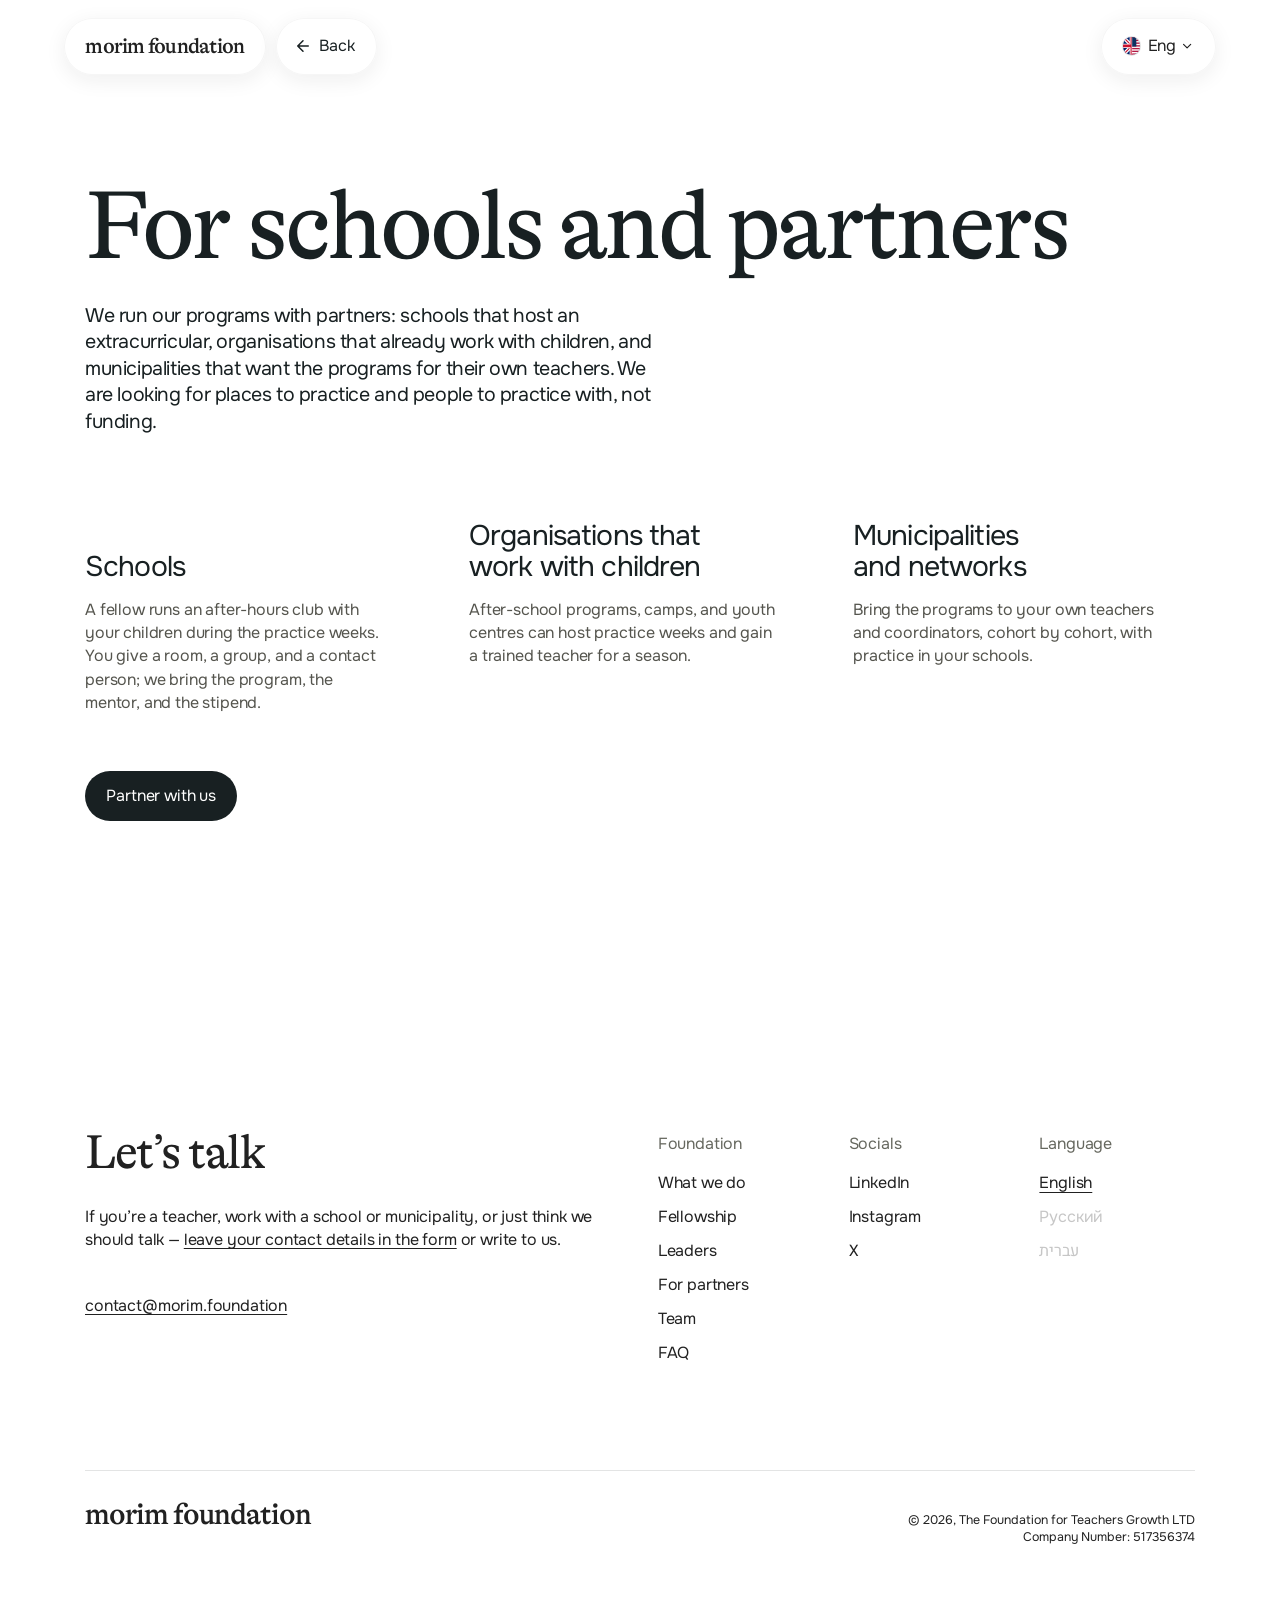
<file: schools/index.html>
<!DOCTYPE html>
<html lang="en" dir="ltr">
<head>
  <meta charset="utf-8">
  <meta name="viewport" content="width=device-width, initial-scale=1">
  <title>For schools and partners · Morim Foundation</title>
  <meta name="description" content="We run our programs with partners: schools that host an extracurricular, organisations that already work with children, and municipalities that want the programs for their own teachers. We are looking for places to practice and people to practice with, not funding.">
  <meta property="og:type" content="website">
  <meta property="og:title" content="Morim Foundation">
  <meta property="og:description" content="Programs for teachers and school coordinators in Israel: intensives, practice with children and real school cases, weekly mentoring, and a stipend for your time.">
  <meta property="og:site_name" content="Morim Foundation">
  <meta property="og:locale" content="en_US">
  <meta name="twitter:card" content="summary">
  <meta name="theme-color" content="#f4f3f0">
  <link rel="canonical" href="https://morim.foundation/schools/">
  <link rel="alternate" hreflang="en" href="https://morim.foundation/schools/">
  <link rel="alternate" hreflang="ru" href="https://morim.foundation/ru/schools/">
  <link rel="alternate" hreflang="he" href="https://morim.foundation/he/schools/">
  <link rel="alternate" hreflang="x-default" href="https://morim.foundation/schools/">
  <link rel="icon" href="../assets/favicon.png">
  <link rel="preload" href="../assets/fonts/GTAlpina-Regular.woff2" as="font" type="font/woff2" crossorigin>
  <link rel="preload" href="../assets/fonts/GTAlpina-Light.woff2" as="font" type="font/woff2" crossorigin>
  <link rel="preload" href="../assets/fonts/Onest-Variable-latin.woff2" as="font" type="font/woff2" crossorigin>
  <link rel="preload" href="../assets/fonts/Caveat-Regular.woff2" as="font" type="font/woff2" crossorigin>
  <link rel="preload" href="../assets/fonts/GTAlpina-Medium.woff2" as="font" type="font/woff2" crossorigin>
  <link rel="stylesheet" href="../css/base.css?v=96e04836">
  <link rel="stylesheet" href="../css/sections.css?v=96e04836">
  <link rel="stylesheet" href="../css/motion.css?v=96e04836">
  <link rel="stylesheet" href="../css/mobile.css?v=96e04836">
  <link rel="stylesheet" href="../css/header.css?v=96e04836">
  <link rel="stylesheet" href="../css/hero.css?v=96e04836">
  <link rel="stylesheet" href="../css/widgets.css?v=96e04836">
  <link rel="stylesheet" href="../css/type.css?v=96e04836">
  <script src="../js/page-slide.js?v=96e04836"></script>
  <noscript><style>.side-panel{position:static;display:block;inline-size:auto;block-size:auto;max-block-size:none;overflow:visible;box-shadow:none;margin-block-start:1rem}.side-panel-close,[data-dialog]{display:none}</style></noscript>
</head>
<body>
<main id="top" data-lang="en">

  <div class="header-shell" data-compact="false">
    <div class="header-start">
      <header class="site-header">
        <a class="logo" href="../#top" aria-label="Morim Foundation home">morim foundation</a>
      </header>
      <a class="back-float" href="../#audiences">
        <svg viewBox="0 0 24 24" width="18" height="18" fill="none" stroke="currentColor" stroke-width="2" stroke-linecap="round" stroke-linejoin="round" aria-hidden="true"><path d="M19 12H5M12 19l-7-7 7-7"/></svg>
        <span>Back</span>
      </a>
    </div>
    <nav class="lang-float" aria-label="Main navigation">
      <div class="nav-menu lang-menu">
  <button type="button" class="nav-menu-button" aria-haspopup="true" aria-expanded="false"
          aria-controls="lang-menu-list">
    <svg class="flag" viewBox="0 0 24 24" width="20" height="20" aria-hidden="true" focusable="false"><rect width="24" height="24" fill="#012169"/><path d="M0 0 24 24M24 0 0 24" stroke="#fff" stroke-width="4.8"/><path d="M0 0 24 24M24 0 0 24" stroke="#c8102e" stroke-width="1.6"/><path d="M12 0v24M0 12h24" stroke="#fff" stroke-width="6"/><path d="M12 0v24M0 12h24" stroke="#c8102e" stroke-width="3.6"/><rect x="12" width="12" height="24" fill="#fff"/><rect x="12" y="0.000" width="12" height="1.846" fill="#b31942"/><rect x="12" y="3.692" width="12" height="1.846" fill="#b31942"/><rect x="12" y="7.385" width="12" height="1.846" fill="#b31942"/><rect x="12" y="11.077" width="12" height="1.846" fill="#b31942"/><rect x="12" y="14.769" width="12" height="1.846" fill="#b31942"/><rect x="12" y="18.462" width="12" height="1.846" fill="#b31942"/><rect x="12" y="22.154" width="12" height="1.846" fill="#b31942"/><rect x="12" width="6" height="12.923" fill="#0a3161"/><path d="M12 0v24" stroke="#fff" stroke-width="0.6"/></svg><span class="sr-only">Language: </span><span>Eng</span>
    <svg viewBox="0 0 24 24" width="16" height="16" fill="none" stroke="currentColor" stroke-width="2" stroke-linecap="round" stroke-linejoin="round" aria-hidden="true"><path d="m6 9 6 6 6-6"/></svg>
  </button>
  <ul id="lang-menu-list" class="nav-menu-list" hidden>
    <li><a role="link" aria-disabled="true" lang="ru"><svg class="flag" viewBox="0 0 24 24" width="20" height="20" aria-hidden="true" focusable="false"><rect width="24" height="8" fill="#fff"/><rect y="8" width="24" height="8" fill="#0039a6"/><rect y="16" width="24" height="8" fill="#d52b1e"/></svg><span>Русский</span></a></li>
<li><a role="link" aria-disabled="true" lang="he" dir="rtl"><svg class="flag" viewBox="0 0 24 24" width="20" height="20" aria-hidden="true" focusable="false"><rect width="24" height="24" fill="#fff"/><rect y="3" width="24" height="2.6" fill="#0038b8"/><rect y="18.4" width="24" height="2.6" fill="#0038b8"/><path d="M12 7.4 15.8 14H8.2ZM12 16.6 8.2 10H15.8Z" fill="none" stroke="#0038b8" stroke-width="1"/></svg><span>עברית</span></a></li>

  </ul>
</div>
    </nav>
  </div>

<section class="schools-page partners" id="partners" aria-labelledby="partners-title">
  <div class="schools-head">
    <h1 class="display" id="partners-title">For schools and partners</h1>
    <div class="prose partners-lead">
      <p>We run our programs with partners: schools that host an extracurricular, organisations that already work with children, and municipalities that want the programs for their own teachers. We are looking for places to practice and people to practice with, not funding.</p>
    </div>
  </div>
  <div class="wwd-beats partners-types">
    <article class="wwd-beat">
      <h3>Schools</h3>
      <p>A fellow runs an after-hours club with your children during the practice weeks. You give a room, a group, and a contact person; we bring the program, the mentor, and the stipend.</p>
    </article>
    <article class="wwd-beat">
      <h3>Organisations that work with children</h3>
      <p>After-school programs, camps, and youth centres can host practice weeks and gain a trained teacher for a season.</p>
    </article>
    <article class="wwd-beat">
      <h3>Municipalities and networks</h3>
      <p>Bring the programs to your own teachers and coordinators, cohort by cohort, with practice in your schools.</p>
    </article>
  </div>
  <div class="partners-action">
    <a class="button" href="mailto:contact@morim.foundation?subject=Partnership%20with%20Morim%20Foundation">Partner with us</a>
  </div>
</section>

  <footer id="contact" class="site-footer">
    <div class="footer-message">
      <h2>Let’s talk</h2>
      <p class="footer-lead">If you’re a teacher, work with a school or municipality, or just think we should talk — <a href="https://survey.morim.foundation/s/join-v1?src=landing&lang=en">leave your contact details in the form</a> or write to us.</p>
      <a class="footer-email" href="mailto:contact@morim.foundation">contact@morim.foundation</a>
    </div>
    <div class="footer-links">
      <div>
        <p class="footer-label">Foundation</p>
        <nav aria-label="Footer navigation">
          <a href="../#what-we-do">What we do</a>
          <a href="../#fellowship">Fellowship</a>
          <a href="../#leaders">Leaders</a>
          <a href="../schools/">For partners</a>
          <a href="../#team">Team</a>
          <a href="../#faq">FAQ</a>
        </nav>
      </div>
      <div>
        <p class="footer-label">Socials</p>
        <nav aria-label="Social links">
          <button type="button" class="text-button" data-dialog="dialog-social" data-dialog-title="LinkedIn">LinkedIn</button>
          <button type="button" class="text-button" data-dialog="dialog-social" data-dialog-title="Instagram">Instagram</button>
          <button type="button" class="text-button" data-dialog="dialog-social" data-dialog-title="X">X</button>
        </nav>
      </div>
      <div>
        <p class="footer-label" aria-hidden="true">Language</p>
        <nav class="lang-switcher lang-switcher-footer" aria-label="Language">
  <a href="../schools/" hreflang="en" lang="en" aria-current="page">English</a>
  <a role="link" aria-disabled="true" lang="ru">Русский</a>
  <a role="link" aria-disabled="true" lang="he" dir="rtl">עברית</a>
</nav>
      </div>
    </div>
    <div class="footer-legal">
      <a class="logo" href="../#top" aria-label="Morim Foundation home">morim foundation</a>
      <p>© 2026, The Foundation for Teachers Growth LTD<br>Company Number: 517356374</p>
    </div>
  </footer>
</main>

<dialog class="morim-dialog" id="dialog-social" aria-labelledby="dialog-social-title" aria-describedby="dialog-social-desc">
  <div class="morim-dialog-body">
    <h2 id="dialog-social-title" data-dialog-title></h2>
    <p id="dialog-social-desc">This profile link will be added soon.</p>
    <button type="button" class="dialog-close" data-dialog-close aria-label="Close">
      <svg viewBox="0 0 24 24" width="16" height="16" fill="none" stroke="currentColor" stroke-width="2" stroke-linecap="round" stroke-linejoin="round" aria-hidden="true"><path d="M18 6 6 18M6 6l12 12"/></svg>
    </button>
  </div>
</dialog>


<script type="module" src="../js/main.js?v=96e04836"></script>
</body>
</html>
</file>
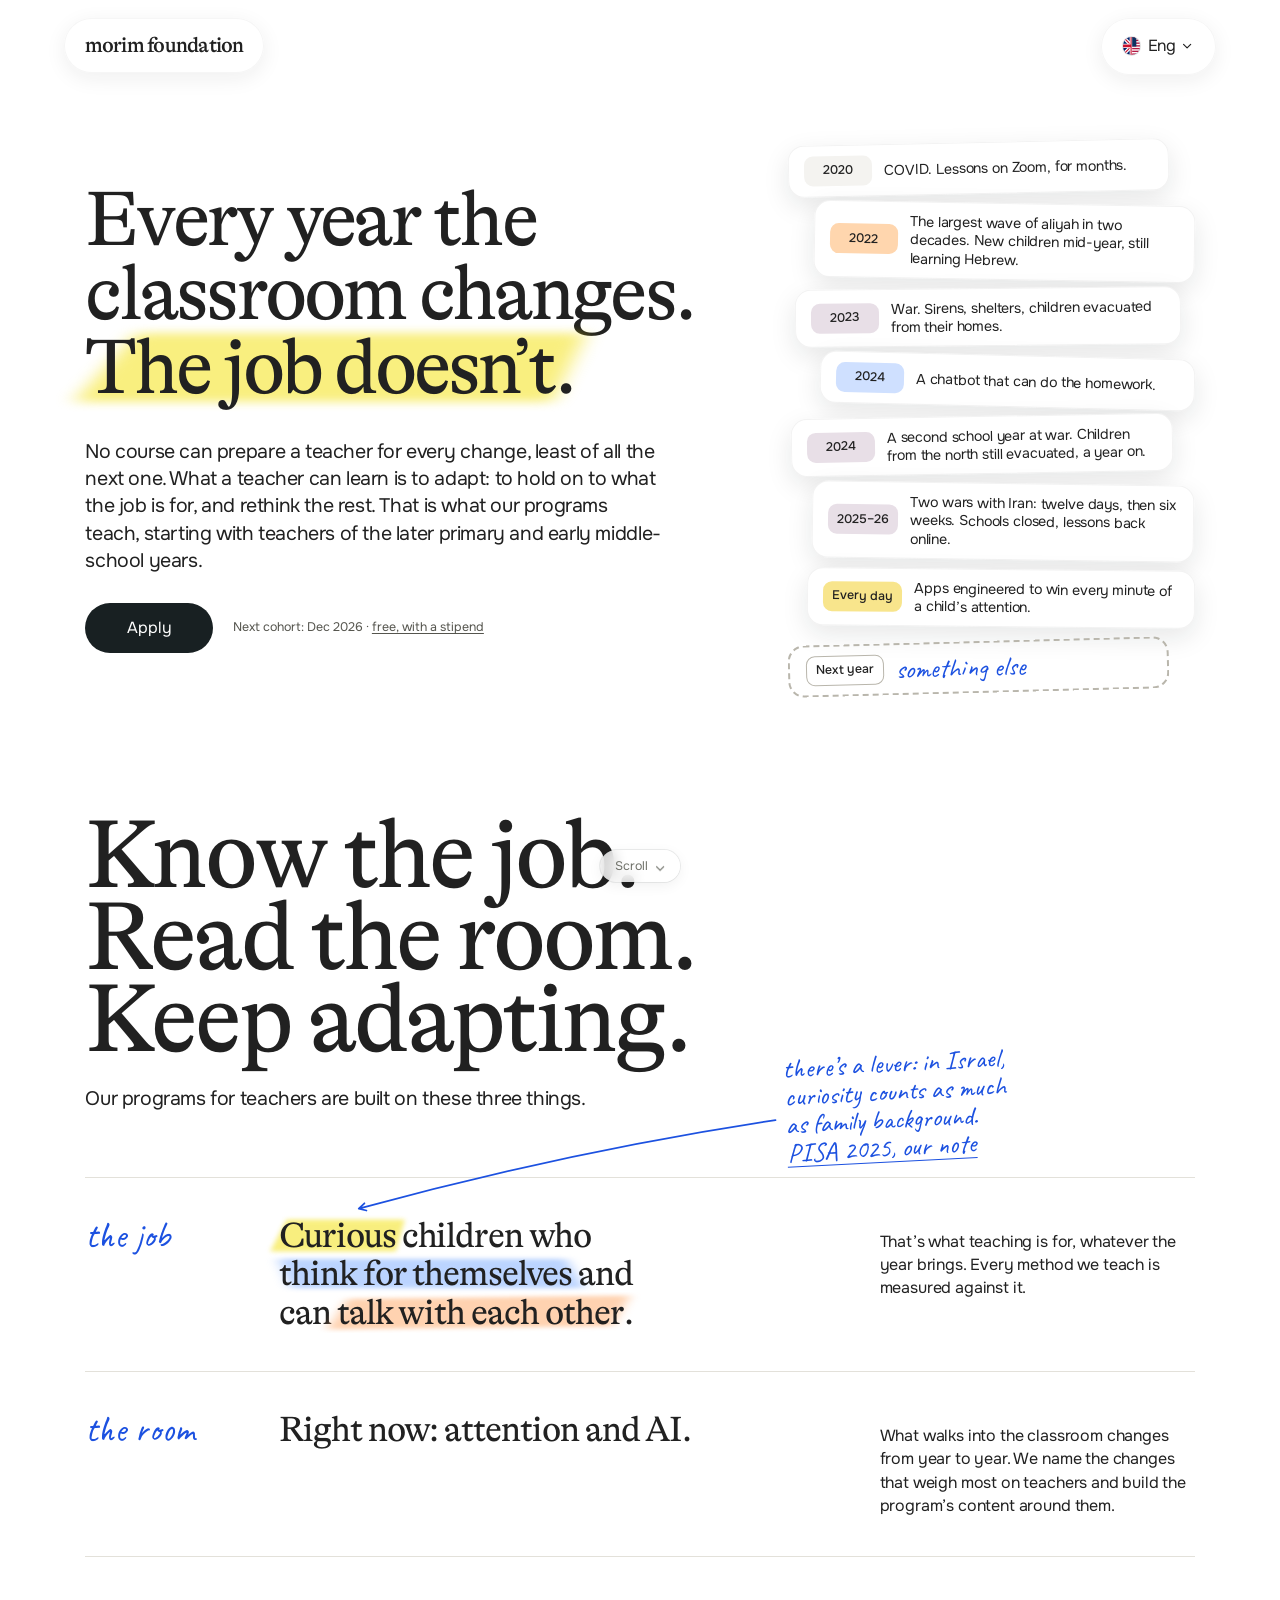
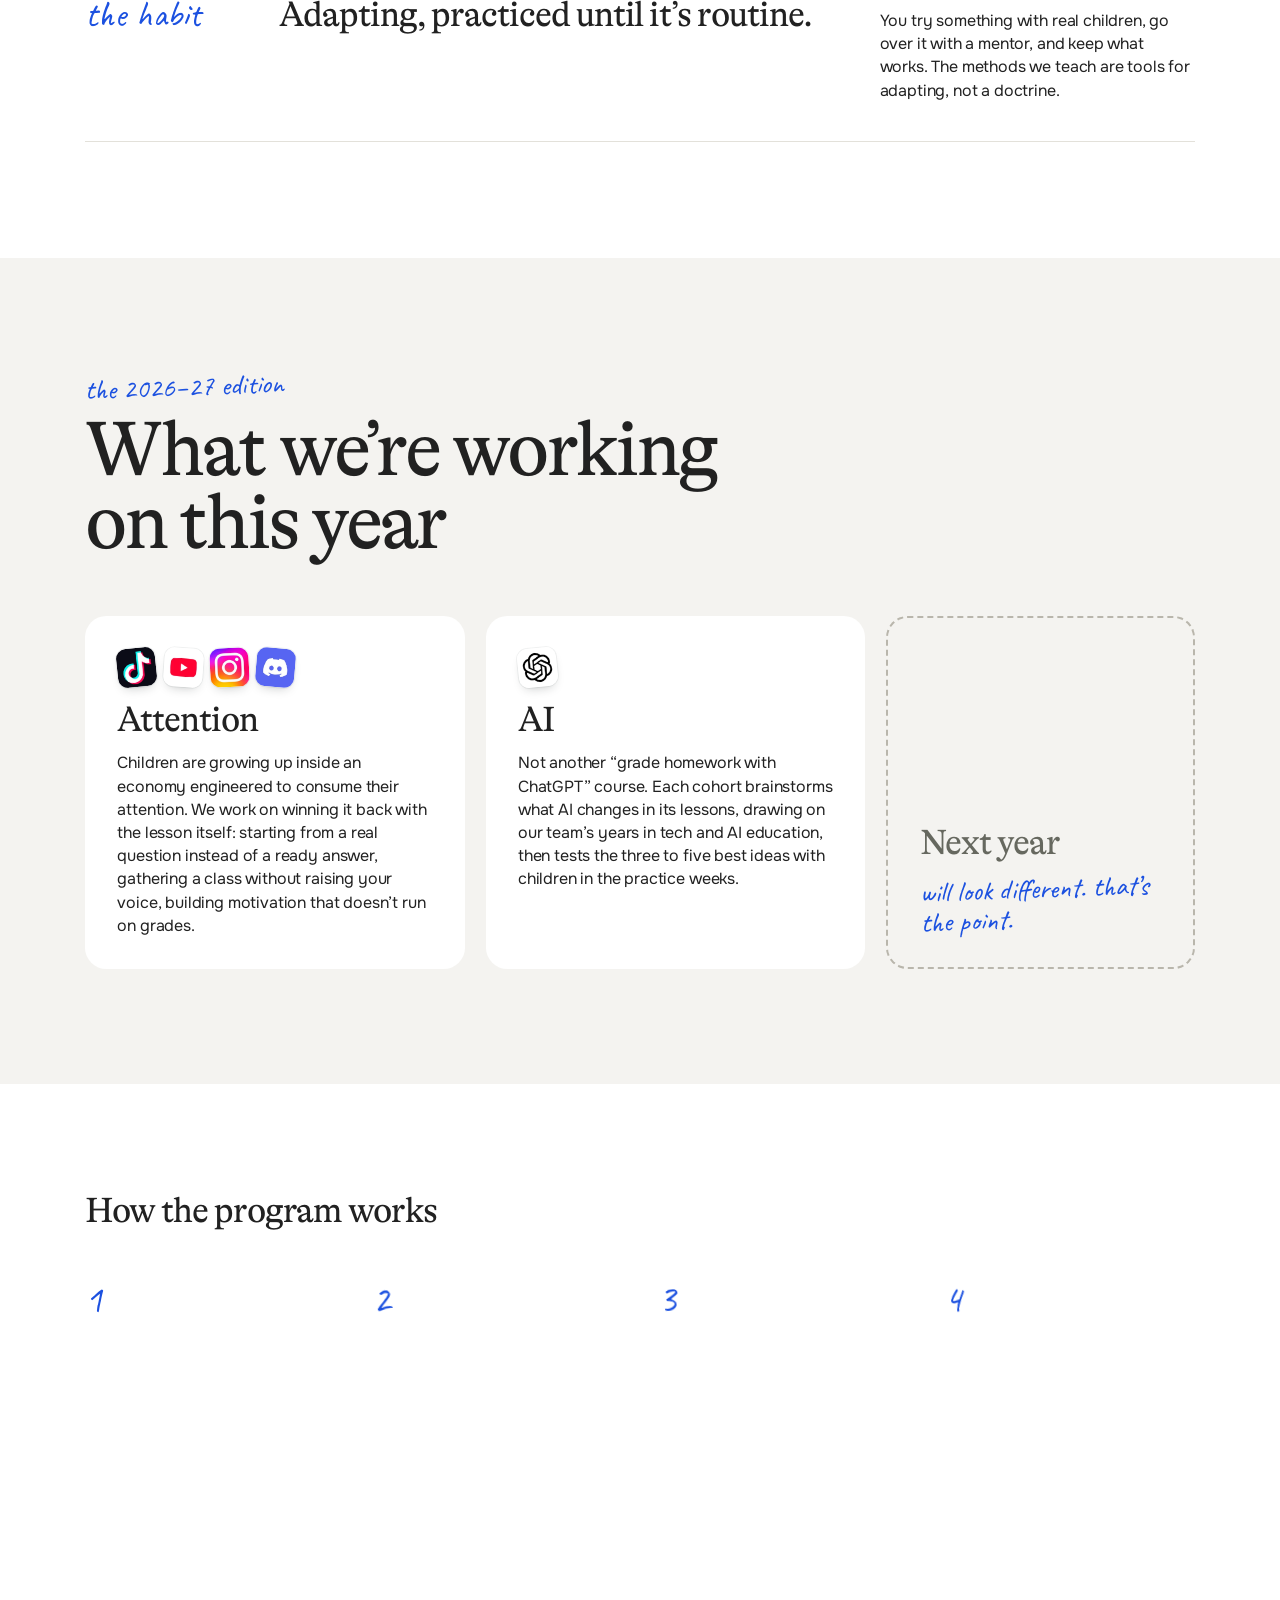
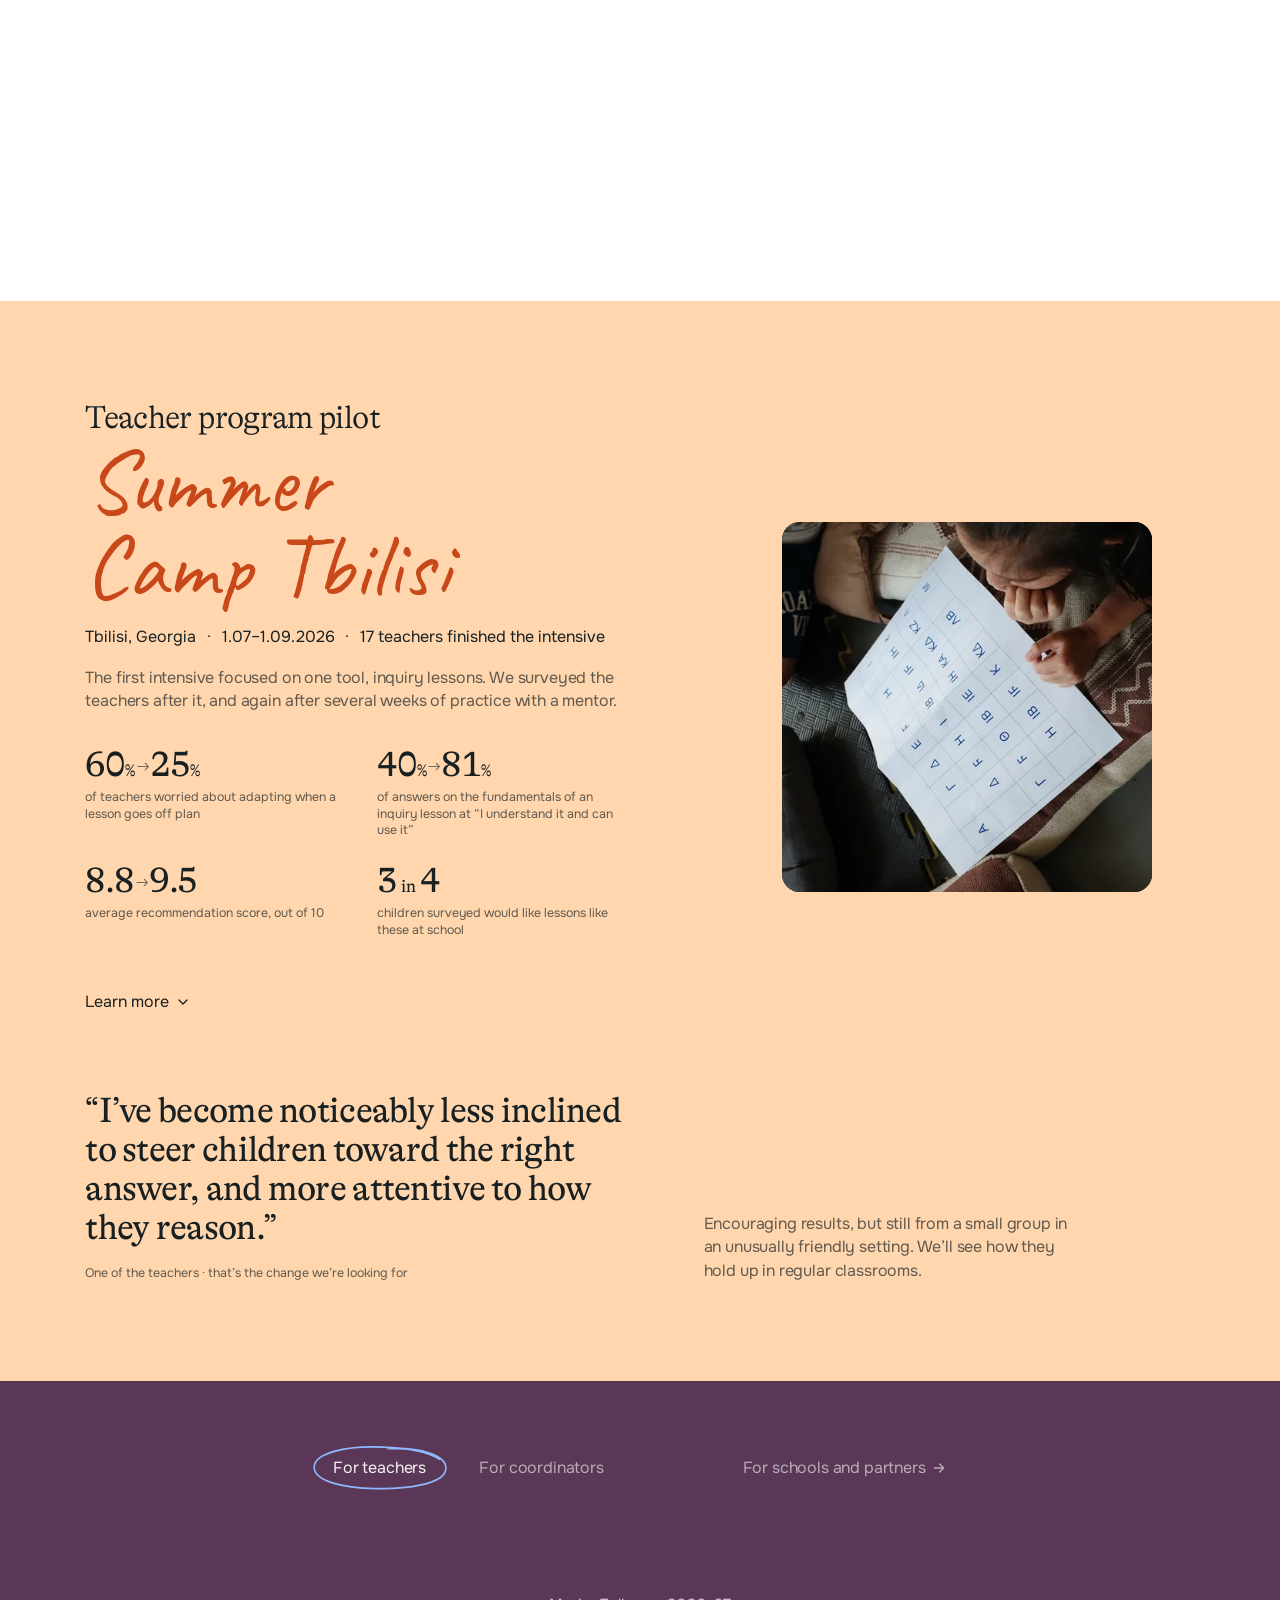
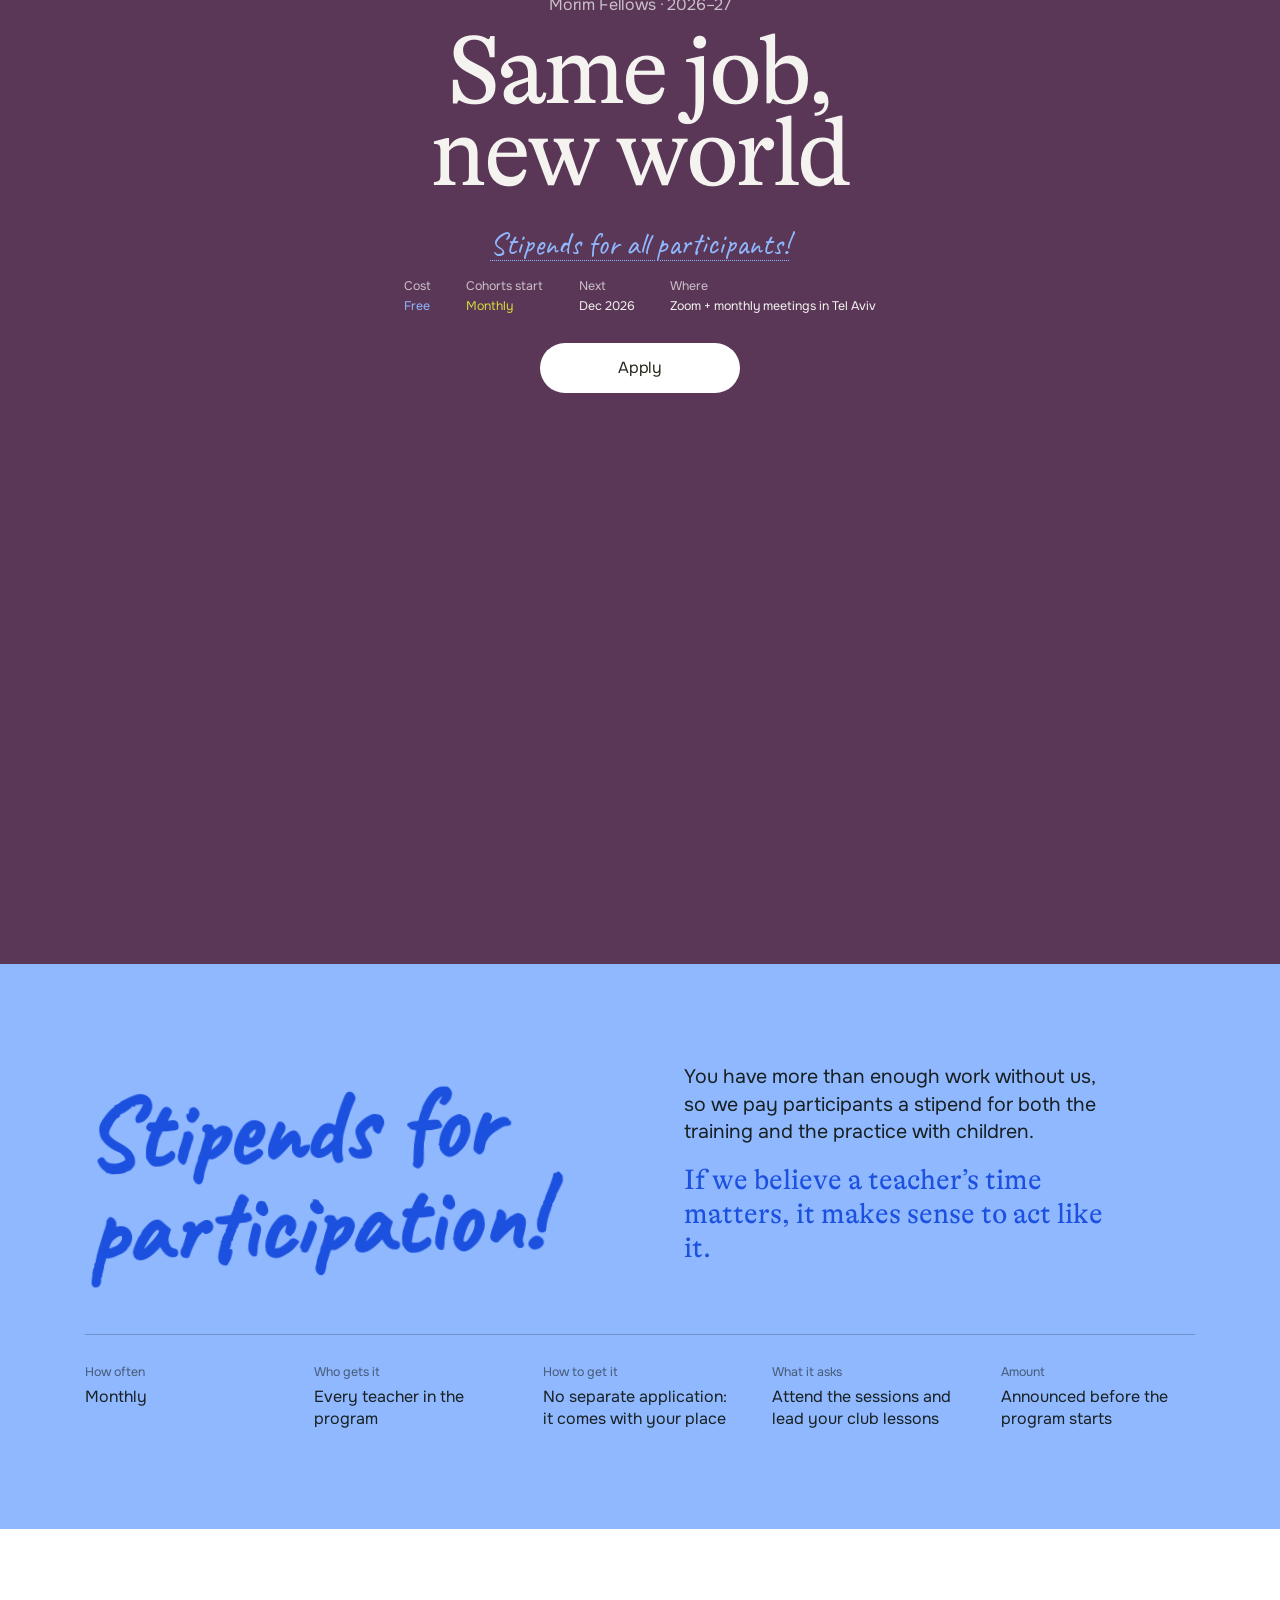
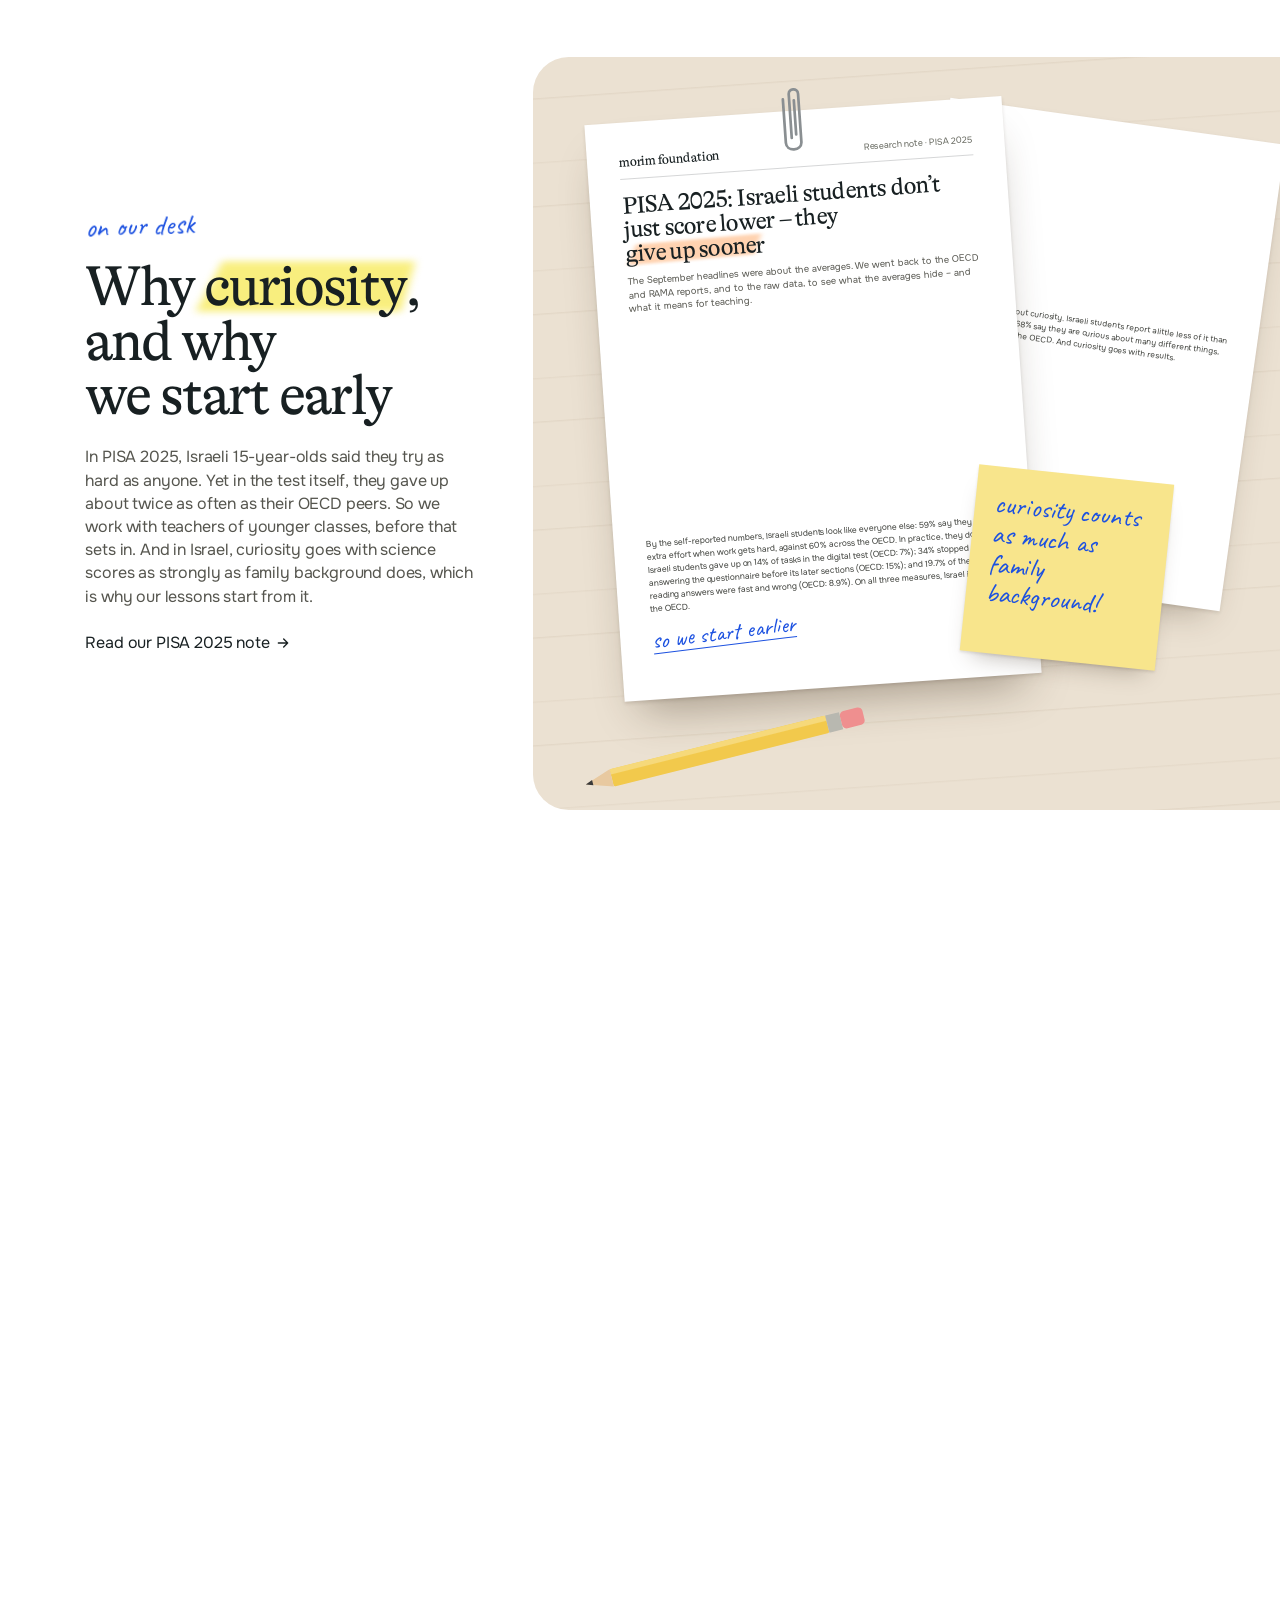
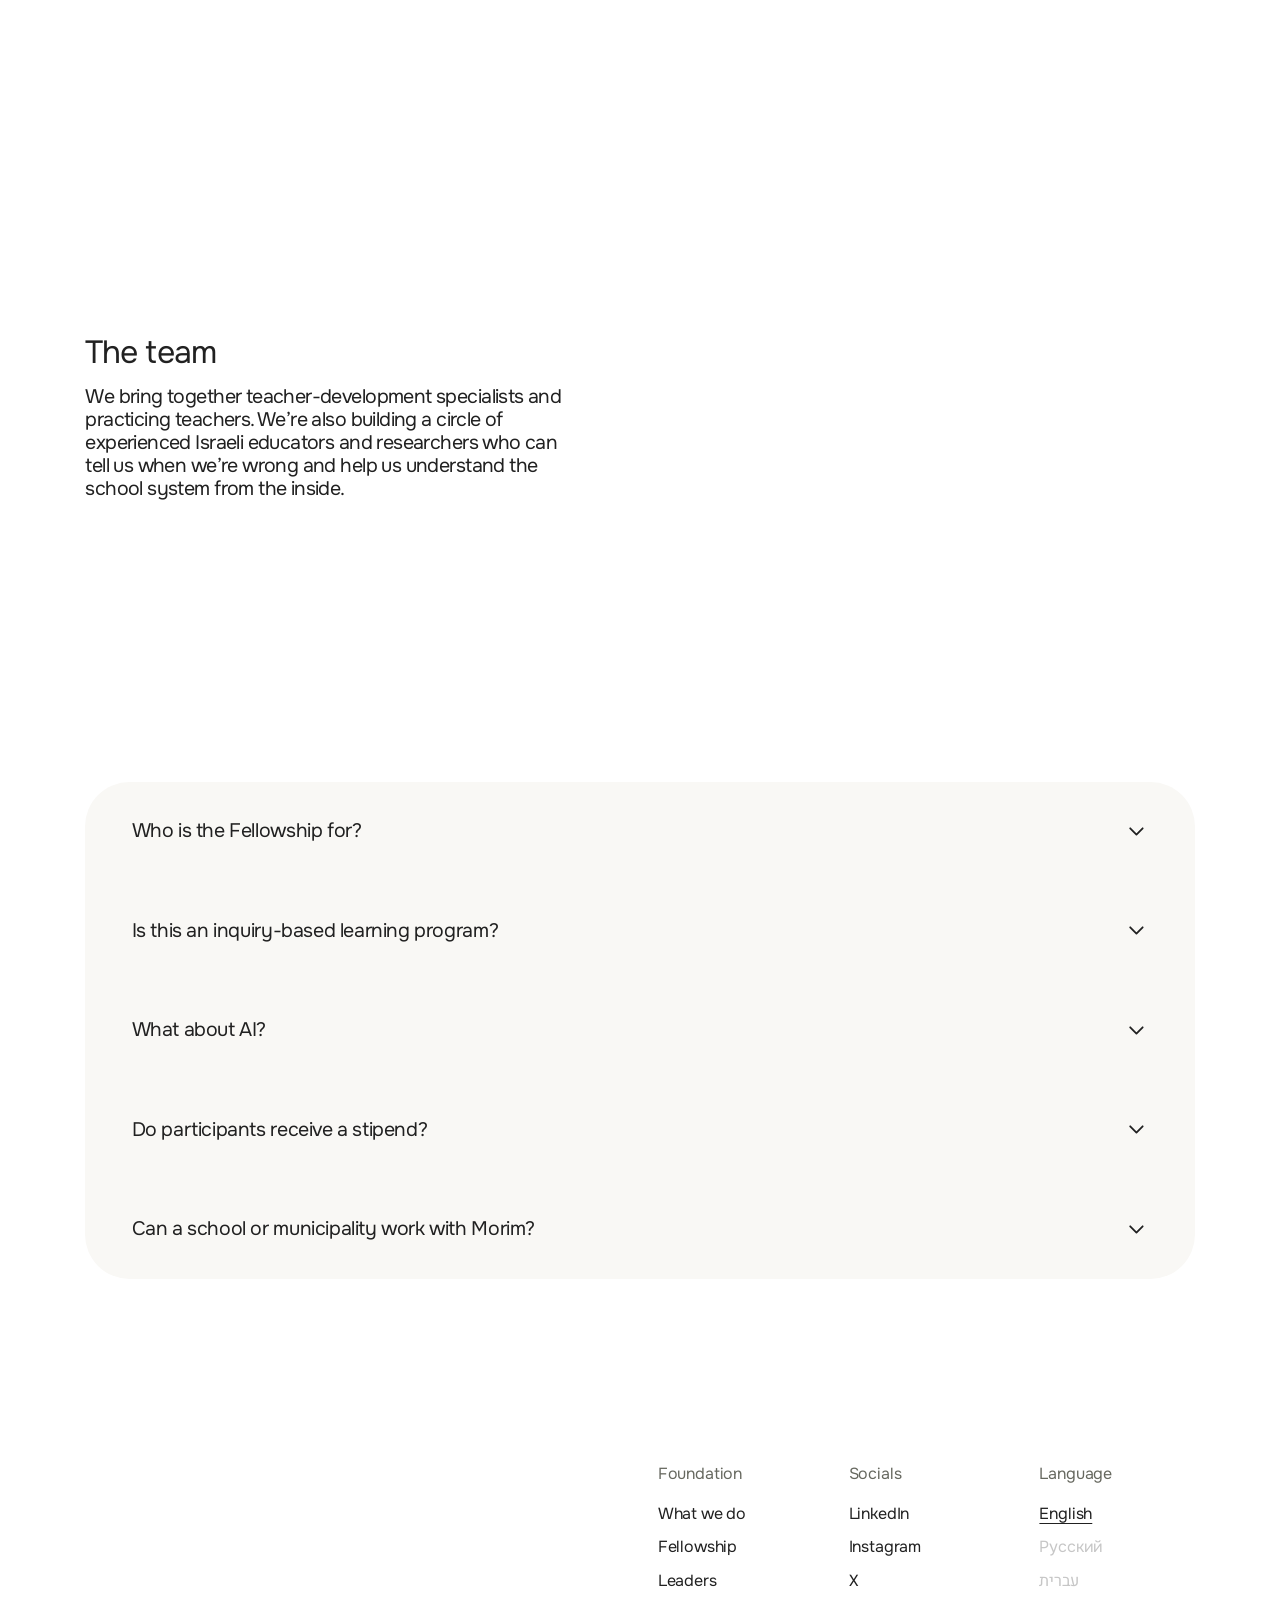
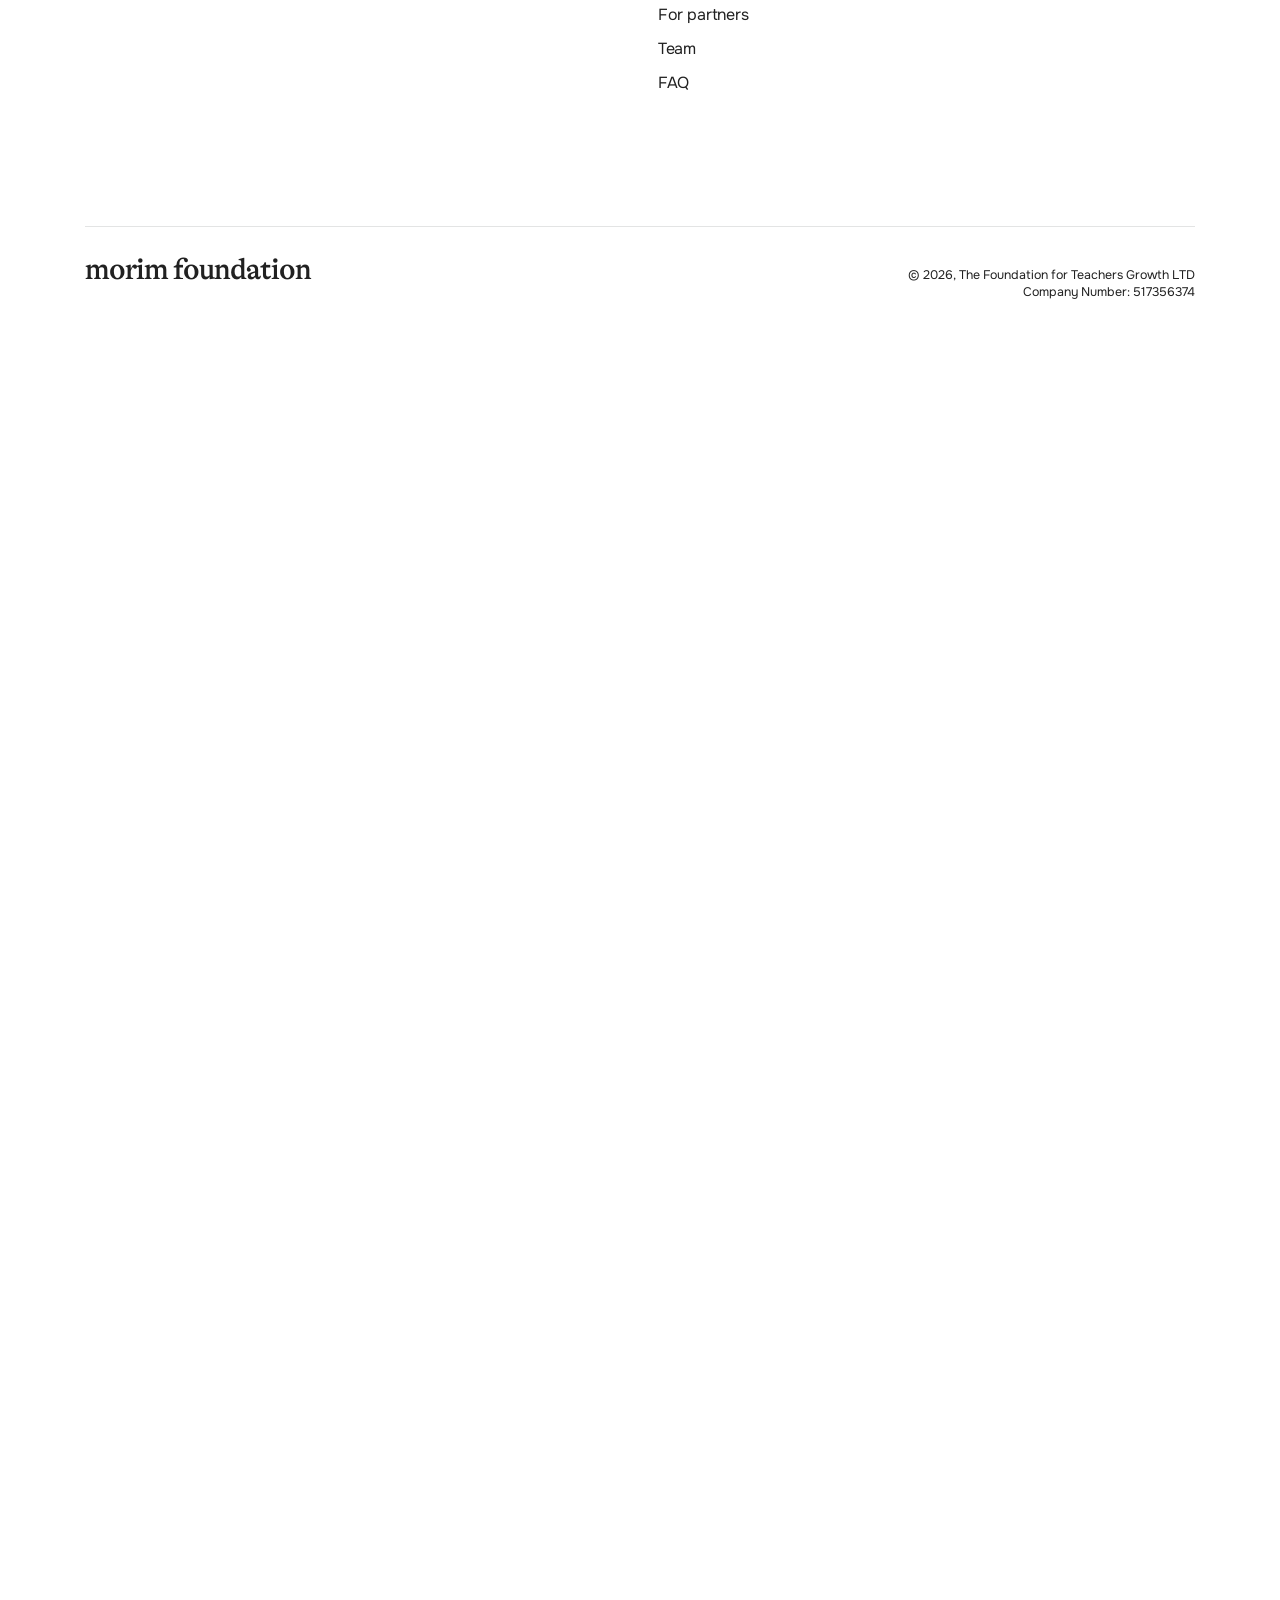
<file: site/index.html>
<!doctype html>
<meta charset="utf-8">
<title>Morim Foundation</title>
<meta http-equiv="refresh" content="0; url=/">
<link rel="canonical" href="https://morim.foundation/">
<p>The site has moved to <a href="/">morim.foundation/</a>.</p>
</file>
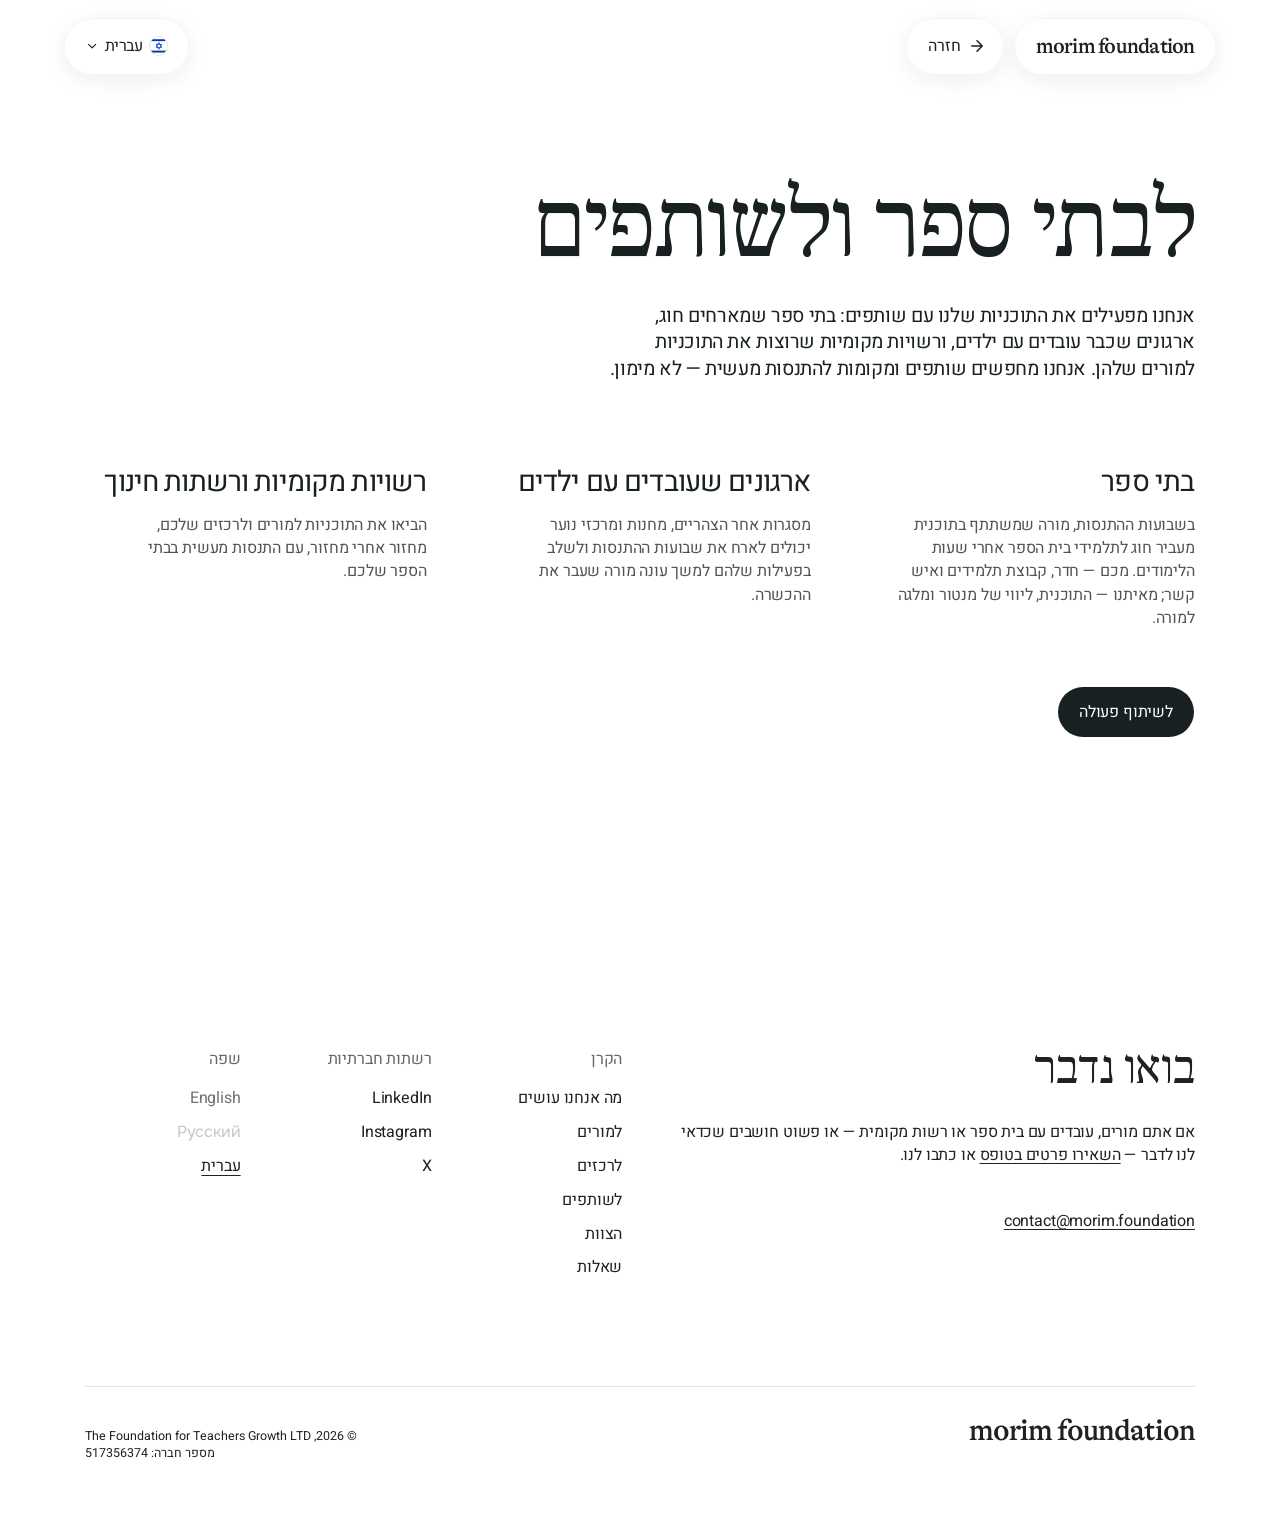
<file: he/schools/index.html>
<!DOCTYPE html>
<html lang="he" dir="rtl">
<head>
  <meta charset="utf-8">
  <meta name="viewport" content="width=device-width, initial-scale=1">
  <title>לבתי ספר ולשותפים · Morim Foundation</title>
  <meta name="description" content="אנחנו מפעילים את התוכניות שלנו עם שותפים: בתי ספר שמארחים חוג, ארגונים שכבר עובדים עם ילדים, ורשויות מקומיות שרוצות את התוכניות למורים שלהן. אנחנו מחפשים שותפים ומקומות להתנסות מעשית — לא מימון.">
  <meta property="og:type" content="website">
  <meta property="og:title" content="קרן Morim">
  <meta property="og:description" content="תוכניות למורים ולרכזים בבתי ספר בישראל: הכשרות אינטנסיביות, התנסות מעשית בהוראה, ניתוח מצבים מבית הספר, ליווי שבועי של מנטור ומלגה למשתתפים.">
  <meta property="og:site_name" content="Morim Foundation">
  <meta property="og:locale" content="he_IL">
  <meta name="twitter:card" content="summary">
  <meta name="theme-color" content="#f4f3f0">
  <link rel="canonical" href="https://morim.foundation/he/schools/">
  <link rel="alternate" hreflang="en" href="https://morim.foundation/schools/">
  <link rel="alternate" hreflang="ru" href="https://morim.foundation/ru/schools/">
  <link rel="alternate" hreflang="he" href="https://morim.foundation/he/schools/">
  <link rel="alternate" hreflang="x-default" href="https://morim.foundation/schools/">
  <link rel="icon" href="../../assets/favicon.png">
  <link rel="preload" href="../../assets/fonts/FrankRuhlLibre-Variable.woff2" as="font" type="font/woff2" crossorigin>
  <link rel="preload" href="../../assets/fonts/Heebo-Variable-hebrew.woff2" as="font" type="font/woff2" crossorigin>
  <link rel="preload" href="../../assets/fonts/Heebo-Variable-latin.woff2" as="font" type="font/woff2" crossorigin>
  <link rel="preload" href="../../assets/fonts/GveretLevin-Regular.woff2" as="font" type="font/woff2" crossorigin>
  <link rel="preload" href="../../assets/fonts/GTAlpina-Medium.woff2" as="font" type="font/woff2" crossorigin>
  <link rel="stylesheet" href="../../css/base.css?v=96e04836">
  <link rel="stylesheet" href="../../css/sections.css?v=96e04836">
  <link rel="stylesheet" href="../../css/motion.css?v=96e04836">
  <link rel="stylesheet" href="../../css/mobile.css?v=96e04836">
  <link rel="stylesheet" href="../../css/header.css?v=96e04836">
  <link rel="stylesheet" href="../../css/hero.css?v=96e04836">
  <link rel="stylesheet" href="../../css/widgets.css?v=96e04836">
  <link rel="stylesheet" href="../../css/type.css?v=96e04836">
  <script src="../../js/page-slide.js?v=96e04836"></script>
  <noscript><style>.side-panel{position:static;display:block;inline-size:auto;block-size:auto;max-block-size:none;overflow:visible;box-shadow:none;margin-block-start:1rem}.side-panel-close,[data-dialog]{display:none}</style></noscript>
</head>
<body>
<main id="top" data-lang="he">

  <div class="header-shell" data-compact="false">
    <div class="header-start">
      <header class="site-header">
        <a class="logo" href="../#top" aria-label="קרן Morim — לעמוד הבית">morim foundation</a>
      </header>
      <a class="back-float" href="../#audiences">
        <svg viewBox="0 0 24 24" width="18" height="18" fill="none" stroke="currentColor" stroke-width="2" stroke-linecap="round" stroke-linejoin="round" aria-hidden="true"><path d="M19 12H5M12 19l-7-7 7-7"/></svg>
        <span>חזרה</span>
      </a>
    </div>
    <nav class="lang-float" aria-label="ניווט ראשי">
      <div class="nav-menu lang-menu">
  <button type="button" class="nav-menu-button" aria-haspopup="true" aria-expanded="false"
          aria-controls="lang-menu-list">
    <svg class="flag" viewBox="0 0 24 24" width="20" height="20" aria-hidden="true" focusable="false"><rect width="24" height="24" fill="#fff"/><rect y="3" width="24" height="2.6" fill="#0038b8"/><rect y="18.4" width="24" height="2.6" fill="#0038b8"/><path d="M12 7.4 15.8 14H8.2ZM12 16.6 8.2 10H15.8Z" fill="none" stroke="#0038b8" stroke-width="1"/></svg><span class="sr-only">שפה: </span><span>עברית</span>
    <svg viewBox="0 0 24 24" width="16" height="16" fill="none" stroke="currentColor" stroke-width="2" stroke-linecap="round" stroke-linejoin="round" aria-hidden="true"><path d="m6 9 6 6 6-6"/></svg>
  </button>
  <ul id="lang-menu-list" class="nav-menu-list" hidden>
    <li><a href="../../schools/" hreflang="en" lang="en"><svg class="flag" viewBox="0 0 24 24" width="20" height="20" aria-hidden="true" focusable="false"><rect width="24" height="24" fill="#012169"/><path d="M0 0 24 24M24 0 0 24" stroke="#fff" stroke-width="4.8"/><path d="M0 0 24 24M24 0 0 24" stroke="#c8102e" stroke-width="1.6"/><path d="M12 0v24M0 12h24" stroke="#fff" stroke-width="6"/><path d="M12 0v24M0 12h24" stroke="#c8102e" stroke-width="3.6"/><rect x="12" width="12" height="24" fill="#fff"/><rect x="12" y="0.000" width="12" height="1.846" fill="#b31942"/><rect x="12" y="3.692" width="12" height="1.846" fill="#b31942"/><rect x="12" y="7.385" width="12" height="1.846" fill="#b31942"/><rect x="12" y="11.077" width="12" height="1.846" fill="#b31942"/><rect x="12" y="14.769" width="12" height="1.846" fill="#b31942"/><rect x="12" y="18.462" width="12" height="1.846" fill="#b31942"/><rect x="12" y="22.154" width="12" height="1.846" fill="#b31942"/><rect x="12" width="6" height="12.923" fill="#0a3161"/><path d="M12 0v24" stroke="#fff" stroke-width="0.6"/></svg><span>English</span></a></li>
<li><a role="link" aria-disabled="true" lang="ru"><svg class="flag" viewBox="0 0 24 24" width="20" height="20" aria-hidden="true" focusable="false"><rect width="24" height="8" fill="#fff"/><rect y="8" width="24" height="8" fill="#0039a6"/><rect y="16" width="24" height="8" fill="#d52b1e"/></svg><span>Русский</span></a></li>

  </ul>
</div>
    </nav>
  </div>

<section class="schools-page partners" id="partners" aria-labelledby="partners-title">
  <div class="schools-head">
    <h1 class="display" id="partners-title">לבתי ספר ולשותפים</h1>
    <div class="prose partners-lead">
      <p>אנחנו מפעילים את התוכניות שלנו עם שותפים: בתי ספר שמארחים חוג, ארגונים שכבר עובדים עם ילדים, ורשויות מקומיות שרוצות את התוכניות למורים שלהן. אנחנו מחפשים שותפים ומקומות להתנסות מעשית — לא מימון.</p>
    </div>
  </div>
  <div class="wwd-beats partners-types">
    <article class="wwd-beat">
      <h3>בתי ספר</h3>
      <p>בשבועות ההתנסות, מורה שמשתתף בתוכנית מעביר חוג לתלמידי בית הספר אחרי שעות הלימודים. מכם — חדר, קבוצת תלמידים ואיש קשר; מאיתנו — התוכנית, ליווי של מנטור ומלגה למורה.</p>
    </article>
    <article class="wwd-beat">
      <h3>ארגונים שעובדים עם ילדים</h3>
      <p>מסגרות אחר הצהריים, מחנות ומרכזי נוער יכולים לארח את שבועות ההתנסות ולשלב בפעילות שלהם למשך עונה מורה שעבר את ההכשרה.</p>
    </article>
    <article class="wwd-beat">
      <h3>רשויות מקומיות ורשתות חינוך</h3>
      <p>הביאו את התוכניות למורים ולרכזים שלכם, מחזור אחרי מחזור, עם התנסות מעשית בבתי הספר שלכם.</p>
    </article>
  </div>
  <div class="partners-action">
    <a class="button" href="mailto:contact@morim.foundation?subject=%D7%A9%D7%99%D7%AA%D7%95%D7%A3%20%D7%A4%D7%A2%D7%95%D7%9C%D7%94%20%D7%A2%D7%9D%20%D7%A7%D7%A8%D7%9F%20Morim">לשיתוף פעולה</a>
  </div>
</section>

  <footer id="contact" class="site-footer">
    <div class="footer-message">
      <h2>בואו נדבר</h2>
      <p class="footer-lead">אם אתם מורים, עובדים עם בית ספר או רשות מקומית — או פשוט חושבים שכדאי לנו לדבר — <a href="https://survey.morim.foundation/s/join-v1?src=landing&lang=he">השאירו פרטים בטופס</a> או כתבו לנו.</p>
      <a class="footer-email" href="mailto:contact@morim.foundation">contact@morim.foundation</a>
    </div>
    <div class="footer-links">
      <div>
        <p class="footer-label">הקרן</p>
        <nav aria-label="ניווט בתחתית העמוד">
          <a href="../#what-we-do">מה אנחנו עושים</a>
          <a href="../#fellowship">למורים</a>
          <a href="../#leaders">לרכזים</a>
          <a href="../schools/">לשותפים</a>
          <a href="../#team">הצוות</a>
          <a href="../#faq">שאלות</a>
        </nav>
      </div>
      <div>
        <p class="footer-label">רשתות חברתיות</p>
        <nav aria-label="קישורים לרשתות חברתיות">
          <button type="button" class="text-button" data-dialog="dialog-social" data-dialog-title="LinkedIn">LinkedIn</button>
          <button type="button" class="text-button" data-dialog="dialog-social" data-dialog-title="Instagram">Instagram</button>
          <button type="button" class="text-button" data-dialog="dialog-social" data-dialog-title="X">X</button>
        </nav>
      </div>
      <div>
        <p class="footer-label" aria-hidden="true">שפה</p>
        <nav class="lang-switcher lang-switcher-footer" aria-label="שפה">
  <a href="../../schools/" hreflang="en" lang="en">English</a>
  <a role="link" aria-disabled="true" lang="ru">Русский</a>
  <a href="../../he/schools/" hreflang="he" lang="he" aria-current="page" dir="rtl">עברית</a>
</nav>
      </div>
    </div>
    <div class="footer-legal">
      <a class="logo" href="../#top" aria-label="קרן Morim — לעמוד הבית">morim foundation</a>
      <p>© 2026, The Foundation for Teachers Growth LTD<br>מספר חברה: 517356374</p>
    </div>
  </footer>
</main>

<dialog class="morim-dialog" id="dialog-social" aria-labelledby="dialog-social-title" aria-describedby="dialog-social-desc">
  <div class="morim-dialog-body">
    <h2 id="dialog-social-title" data-dialog-title></h2>
    <p id="dialog-social-desc">הקישור לפרופיל יתווסף בקרוב.</p>
    <button type="button" class="dialog-close" data-dialog-close aria-label="סגירה">
      <svg viewBox="0 0 24 24" width="16" height="16" fill="none" stroke="currentColor" stroke-width="2" stroke-linecap="round" stroke-linejoin="round" aria-hidden="true"><path d="M18 6 6 18M6 6l12 12"/></svg>
    </button>
  </div>
</dialog>


<script type="module" src="../../js/main.js?v=96e04836"></script>
</body>
</html>
</file>
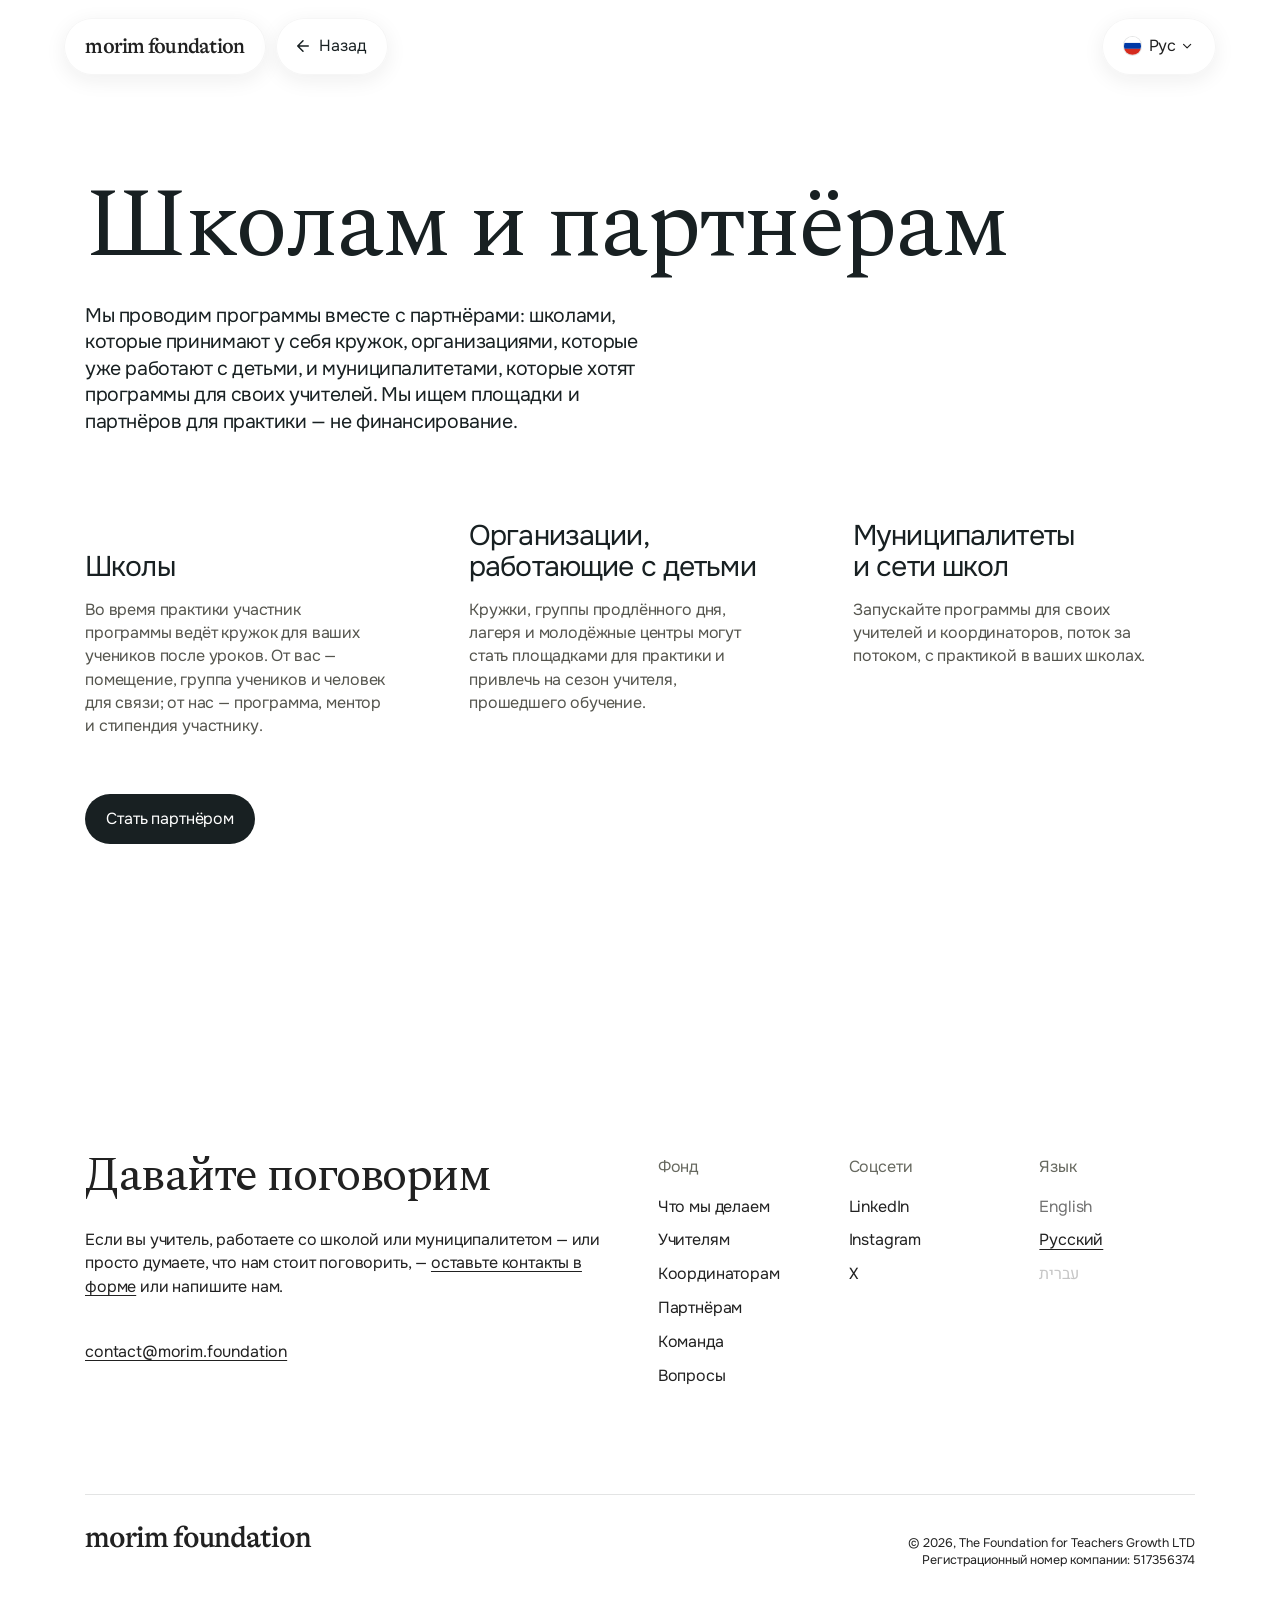
<file: ru/schools/index.html>
<!DOCTYPE html>
<html lang="ru" dir="ltr">
<head>
  <meta charset="utf-8">
  <meta name="viewport" content="width=device-width, initial-scale=1">
  <title>Школам и партнёрам · Morim Foundation</title>
  <meta name="description" content="Мы проводим программы вместе с партнёрами: школами, которые принимают у себя кружок, организациями, которые уже работают с детьми, и муниципалитетами, которые хотят программы для своих учителей. Мы ищем площадки и партнёров для практики — не финансирование.">
  <meta property="og:type" content="website">
  <meta property="og:title" content="Фонд Morim">
  <meta property="og:description" content="Программы для учителей и школьных координаторов в Израиле: интенсивы, практика с детьми, разбор школьных ситуаций, еженедельные встречи с ментором и стипендия участникам.">
  <meta property="og:site_name" content="Morim Foundation">
  <meta property="og:locale" content="ru_RU">
  <meta name="twitter:card" content="summary">
  <meta name="theme-color" content="#f4f3f0">
  <link rel="canonical" href="https://morim.foundation/ru/schools/">
  <link rel="alternate" hreflang="en" href="https://morim.foundation/schools/">
  <link rel="alternate" hreflang="ru" href="https://morim.foundation/ru/schools/">
  <link rel="alternate" hreflang="he" href="https://morim.foundation/he/schools/">
  <link rel="alternate" hreflang="x-default" href="https://morim.foundation/schools/">
  <link rel="icon" href="../../assets/favicon.png">
  <link rel="preload" href="../../assets/fonts/Spectral-Regular.woff2" as="font" type="font/woff2" crossorigin>
  <link rel="preload" href="../../assets/fonts/Spectral-Light.woff2" as="font" type="font/woff2" crossorigin>
  <link rel="preload" href="../../assets/fonts/Onest-Variable-cyrillic.woff2" as="font" type="font/woff2" crossorigin>
  <link rel="preload" href="../../assets/fonts/Onest-Variable-latin.woff2" as="font" type="font/woff2" crossorigin>
  <link rel="preload" href="../../assets/fonts/Caveat-Regular.woff2" as="font" type="font/woff2" crossorigin>
  <link rel="preload" href="../../assets/fonts/GTAlpina-Medium.woff2" as="font" type="font/woff2" crossorigin>
  <link rel="stylesheet" href="../../css/base.css?v=96e04836">
  <link rel="stylesheet" href="../../css/sections.css?v=96e04836">
  <link rel="stylesheet" href="../../css/motion.css?v=96e04836">
  <link rel="stylesheet" href="../../css/mobile.css?v=96e04836">
  <link rel="stylesheet" href="../../css/header.css?v=96e04836">
  <link rel="stylesheet" href="../../css/hero.css?v=96e04836">
  <link rel="stylesheet" href="../../css/widgets.css?v=96e04836">
  <link rel="stylesheet" href="../../css/type.css?v=96e04836">
  <script src="../../js/page-slide.js?v=96e04836"></script>
  <noscript><style>.side-panel{position:static;display:block;inline-size:auto;block-size:auto;max-block-size:none;overflow:visible;box-shadow:none;margin-block-start:1rem}.side-panel-close,[data-dialog]{display:none}</style></noscript>
</head>
<body>
<main id="top" data-lang="ru">

  <div class="header-shell" data-compact="false">
    <div class="header-start">
      <header class="site-header">
        <a class="logo" href="../#top" aria-label="Фонд Morim — на главную">morim foundation</a>
      </header>
      <a class="back-float" href="../#audiences">
        <svg viewBox="0 0 24 24" width="18" height="18" fill="none" stroke="currentColor" stroke-width="2" stroke-linecap="round" stroke-linejoin="round" aria-hidden="true"><path d="M19 12H5M12 19l-7-7 7-7"/></svg>
        <span>Назад</span>
      </a>
    </div>
    <nav class="lang-float" aria-label="Основная навигация">
      <div class="nav-menu lang-menu">
  <button type="button" class="nav-menu-button" aria-haspopup="true" aria-expanded="false"
          aria-controls="lang-menu-list">
    <svg class="flag" viewBox="0 0 24 24" width="20" height="20" aria-hidden="true" focusable="false"><rect width="24" height="8" fill="#fff"/><rect y="8" width="24" height="8" fill="#0039a6"/><rect y="16" width="24" height="8" fill="#d52b1e"/></svg><span class="sr-only">Язык: </span><span>Рус</span>
    <svg viewBox="0 0 24 24" width="16" height="16" fill="none" stroke="currentColor" stroke-width="2" stroke-linecap="round" stroke-linejoin="round" aria-hidden="true"><path d="m6 9 6 6 6-6"/></svg>
  </button>
  <ul id="lang-menu-list" class="nav-menu-list" hidden>
    <li><a href="../../schools/" hreflang="en" lang="en"><svg class="flag" viewBox="0 0 24 24" width="20" height="20" aria-hidden="true" focusable="false"><rect width="24" height="24" fill="#012169"/><path d="M0 0 24 24M24 0 0 24" stroke="#fff" stroke-width="4.8"/><path d="M0 0 24 24M24 0 0 24" stroke="#c8102e" stroke-width="1.6"/><path d="M12 0v24M0 12h24" stroke="#fff" stroke-width="6"/><path d="M12 0v24M0 12h24" stroke="#c8102e" stroke-width="3.6"/><rect x="12" width="12" height="24" fill="#fff"/><rect x="12" y="0.000" width="12" height="1.846" fill="#b31942"/><rect x="12" y="3.692" width="12" height="1.846" fill="#b31942"/><rect x="12" y="7.385" width="12" height="1.846" fill="#b31942"/><rect x="12" y="11.077" width="12" height="1.846" fill="#b31942"/><rect x="12" y="14.769" width="12" height="1.846" fill="#b31942"/><rect x="12" y="18.462" width="12" height="1.846" fill="#b31942"/><rect x="12" y="22.154" width="12" height="1.846" fill="#b31942"/><rect x="12" width="6" height="12.923" fill="#0a3161"/><path d="M12 0v24" stroke="#fff" stroke-width="0.6"/></svg><span>English</span></a></li>
<li><a role="link" aria-disabled="true" lang="he" dir="rtl"><svg class="flag" viewBox="0 0 24 24" width="20" height="20" aria-hidden="true" focusable="false"><rect width="24" height="24" fill="#fff"/><rect y="3" width="24" height="2.6" fill="#0038b8"/><rect y="18.4" width="24" height="2.6" fill="#0038b8"/><path d="M12 7.4 15.8 14H8.2ZM12 16.6 8.2 10H15.8Z" fill="none" stroke="#0038b8" stroke-width="1"/></svg><span>עברית</span></a></li>

  </ul>
</div>
    </nav>
  </div>

<section class="schools-page partners" id="partners" aria-labelledby="partners-title">
  <div class="schools-head">
    <h1 class="display" id="partners-title">Школам и партнёрам</h1>
    <div class="prose partners-lead">
      <p>Мы проводим программы вместе с партнёрами: школами, которые принимают у себя кружок, организациями, которые уже работают с детьми, и муниципалитетами, которые хотят программы для своих учителей. Мы ищем площадки и партнёров для практики — не финансирование.</p>
    </div>
  </div>
  <div class="wwd-beats partners-types">
    <article class="wwd-beat">
      <h3>Школы</h3>
      <p>Во время практики участник программы ведёт кружок для ваших учеников после уроков. От вас — помещение, группа учеников и человек для связи; от нас — программа, ментор и стипендия участнику.</p>
    </article>
    <article class="wwd-beat">
      <h3>Организации, работающие с детьми</h3>
      <p>Кружки, группы продлённого дня, лагеря и молодёжные центры могут стать площадками для практики и привлечь на сезон учителя, прошедшего обучение.</p>
    </article>
    <article class="wwd-beat">
      <h3>Муниципалитеты и сети школ</h3>
      <p>Запускайте программы для своих учителей и координаторов, поток за потоком, с практикой в ваших школах.</p>
    </article>
  </div>
  <div class="partners-action">
    <a class="button" href="mailto:contact@morim.foundation?subject=%D0%9F%D0%B0%D1%80%D1%82%D0%BD%D1%91%D1%80%D1%81%D1%82%D0%B2%D0%BE%20%D1%81%20%D1%84%D0%BE%D0%BD%D0%B4%D0%BE%D0%BC%20Morim">Стать партнёром</a>
  </div>
</section>

  <footer id="contact" class="site-footer">
    <div class="footer-message">
      <h2>Давайте поговорим</h2>
      <p class="footer-lead">Если вы учитель, работаете со школой или муниципалитетом — или просто думаете, что нам стоит поговорить, — <a href="https://survey.morim.foundation/s/join-v1?src=landing&lang=ru">оставьте контакты в форме</a> или напишите нам.</p>
      <a class="footer-email" href="mailto:contact@morim.foundation">contact@morim.foundation</a>
    </div>
    <div class="footer-links">
      <div>
        <p class="footer-label">Фонд</p>
        <nav aria-label="Навигация в подвале">
          <a href="../#what-we-do">Что мы делаем</a>
          <a href="../#fellowship">Учителям</a>
          <a href="../#leaders">Координаторам</a>
          <a href="../schools/">Партнёрам</a>
          <a href="../#team">Команда</a>
          <a href="../#faq">Вопросы</a>
        </nav>
      </div>
      <div>
        <p class="footer-label">Соцсети</p>
        <nav aria-label="Ссылки на соцсети">
          <button type="button" class="text-button" data-dialog="dialog-social" data-dialog-title="LinkedIn">LinkedIn</button>
          <button type="button" class="text-button" data-dialog="dialog-social" data-dialog-title="Instagram">Instagram</button>
          <button type="button" class="text-button" data-dialog="dialog-social" data-dialog-title="X">X</button>
        </nav>
      </div>
      <div>
        <p class="footer-label" aria-hidden="true">Язык</p>
        <nav class="lang-switcher lang-switcher-footer" aria-label="Язык">
  <a href="../../schools/" hreflang="en" lang="en">English</a>
  <a href="../../ru/schools/" hreflang="ru" lang="ru" aria-current="page">Русский</a>
  <a role="link" aria-disabled="true" lang="he" dir="rtl">עברית</a>
</nav>
      </div>
    </div>
    <div class="footer-legal">
      <a class="logo" href="../#top" aria-label="Фонд Morim — на главную">morim foundation</a>
      <p>© 2026, The Foundation for Teachers Growth LTD<br>Регистрационный номер компании: 517356374</p>
    </div>
  </footer>
</main>

<dialog class="morim-dialog" id="dialog-social" aria-labelledby="dialog-social-title" aria-describedby="dialog-social-desc">
  <div class="morim-dialog-body">
    <h2 id="dialog-social-title" data-dialog-title></h2>
    <p id="dialog-social-desc">Ссылка на профиль скоро появится.</p>
    <button type="button" class="dialog-close" data-dialog-close aria-label="Закрыть">
      <svg viewBox="0 0 24 24" width="16" height="16" fill="none" stroke="currentColor" stroke-width="2" stroke-linecap="round" stroke-linejoin="round" aria-hidden="true"><path d="M18 6 6 18M6 6l12 12"/></svg>
    </button>
  </div>
</dialog>


<script type="module" src="../../js/main.js?v=96e04836"></script>
</body>
</html>
</file>
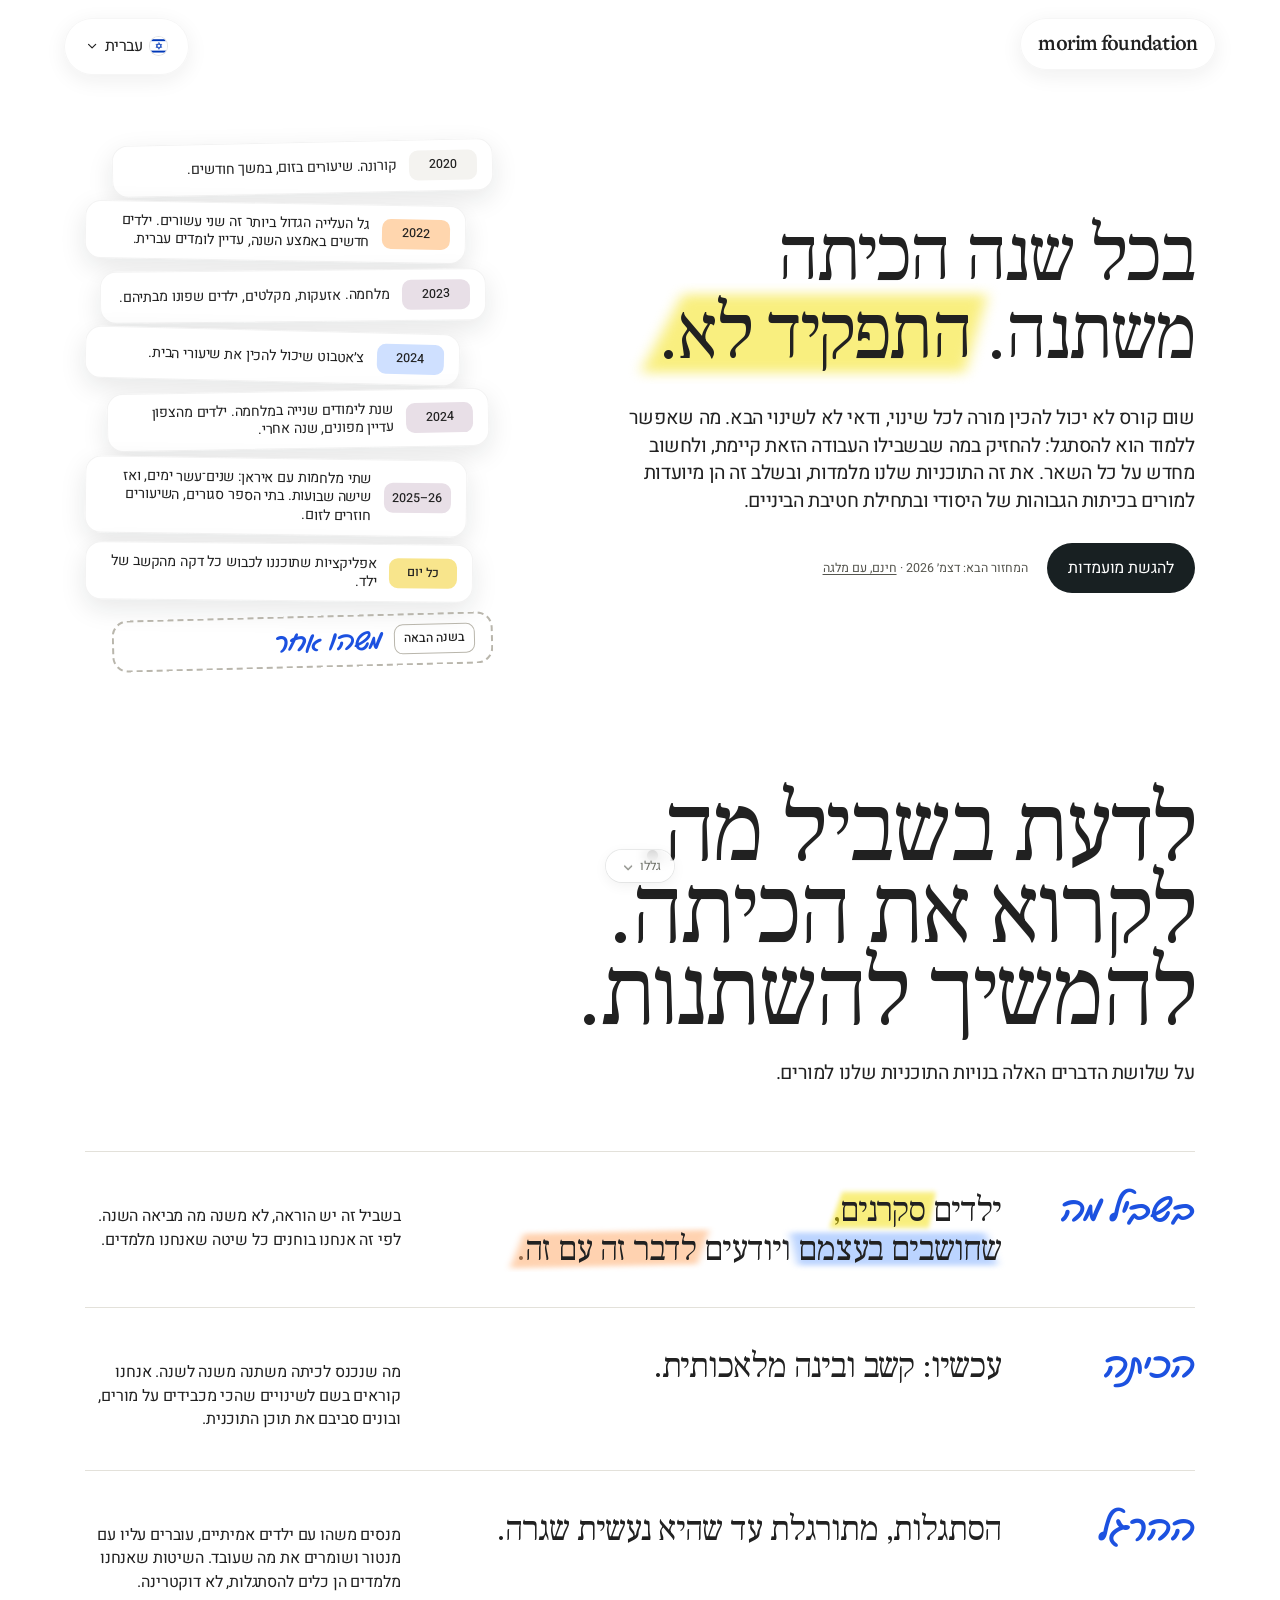
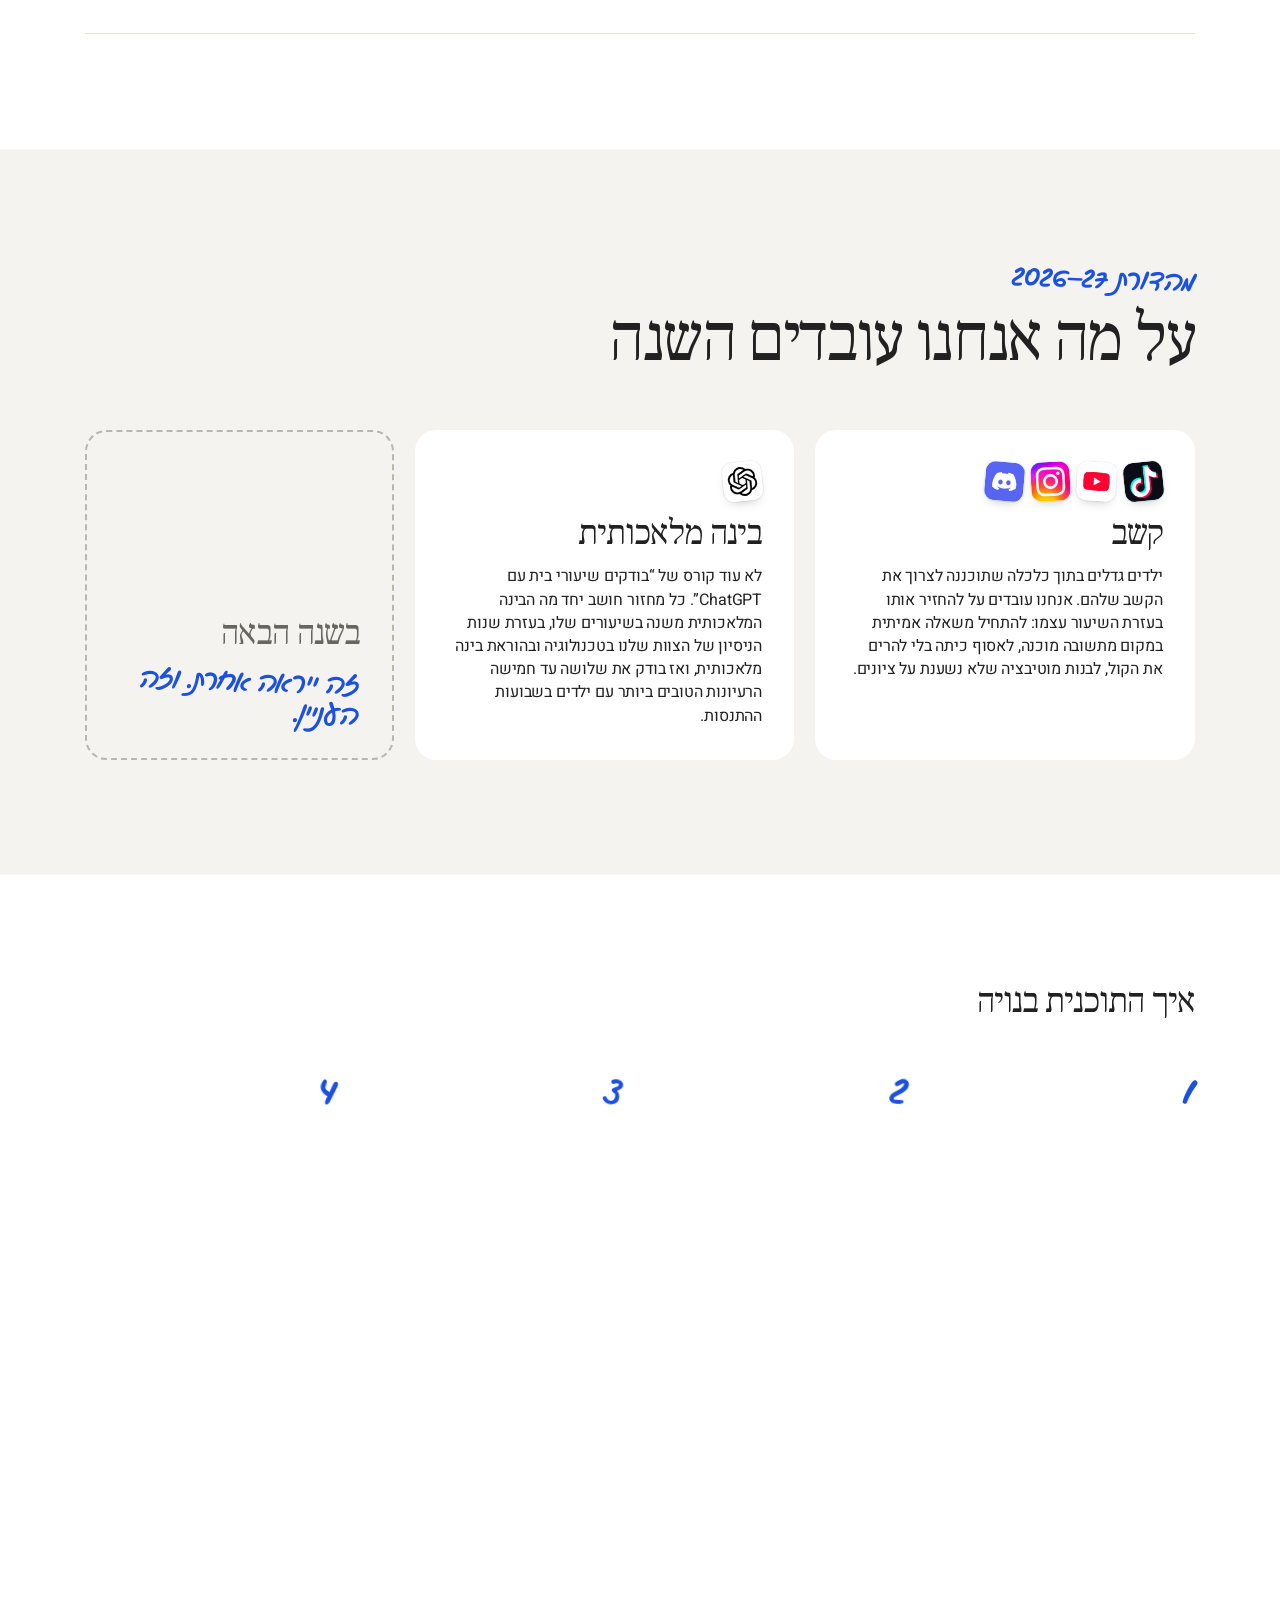
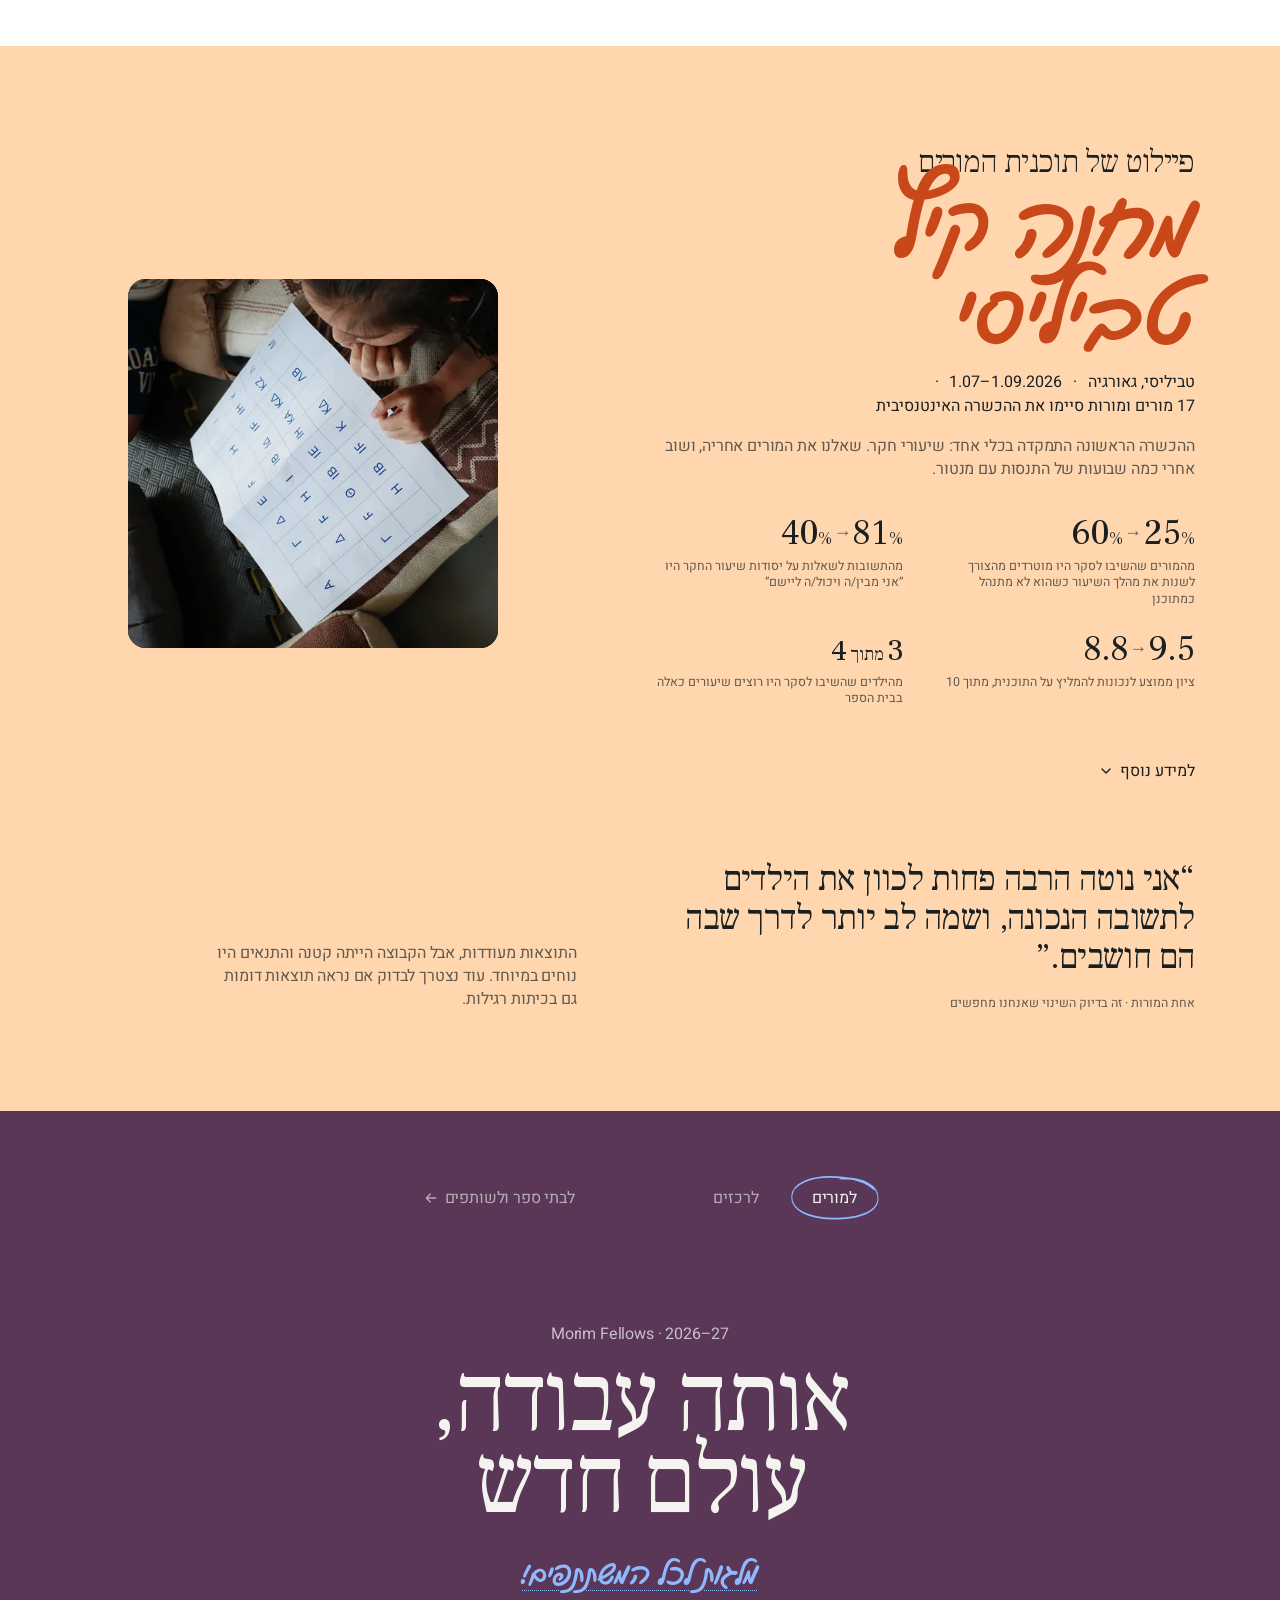
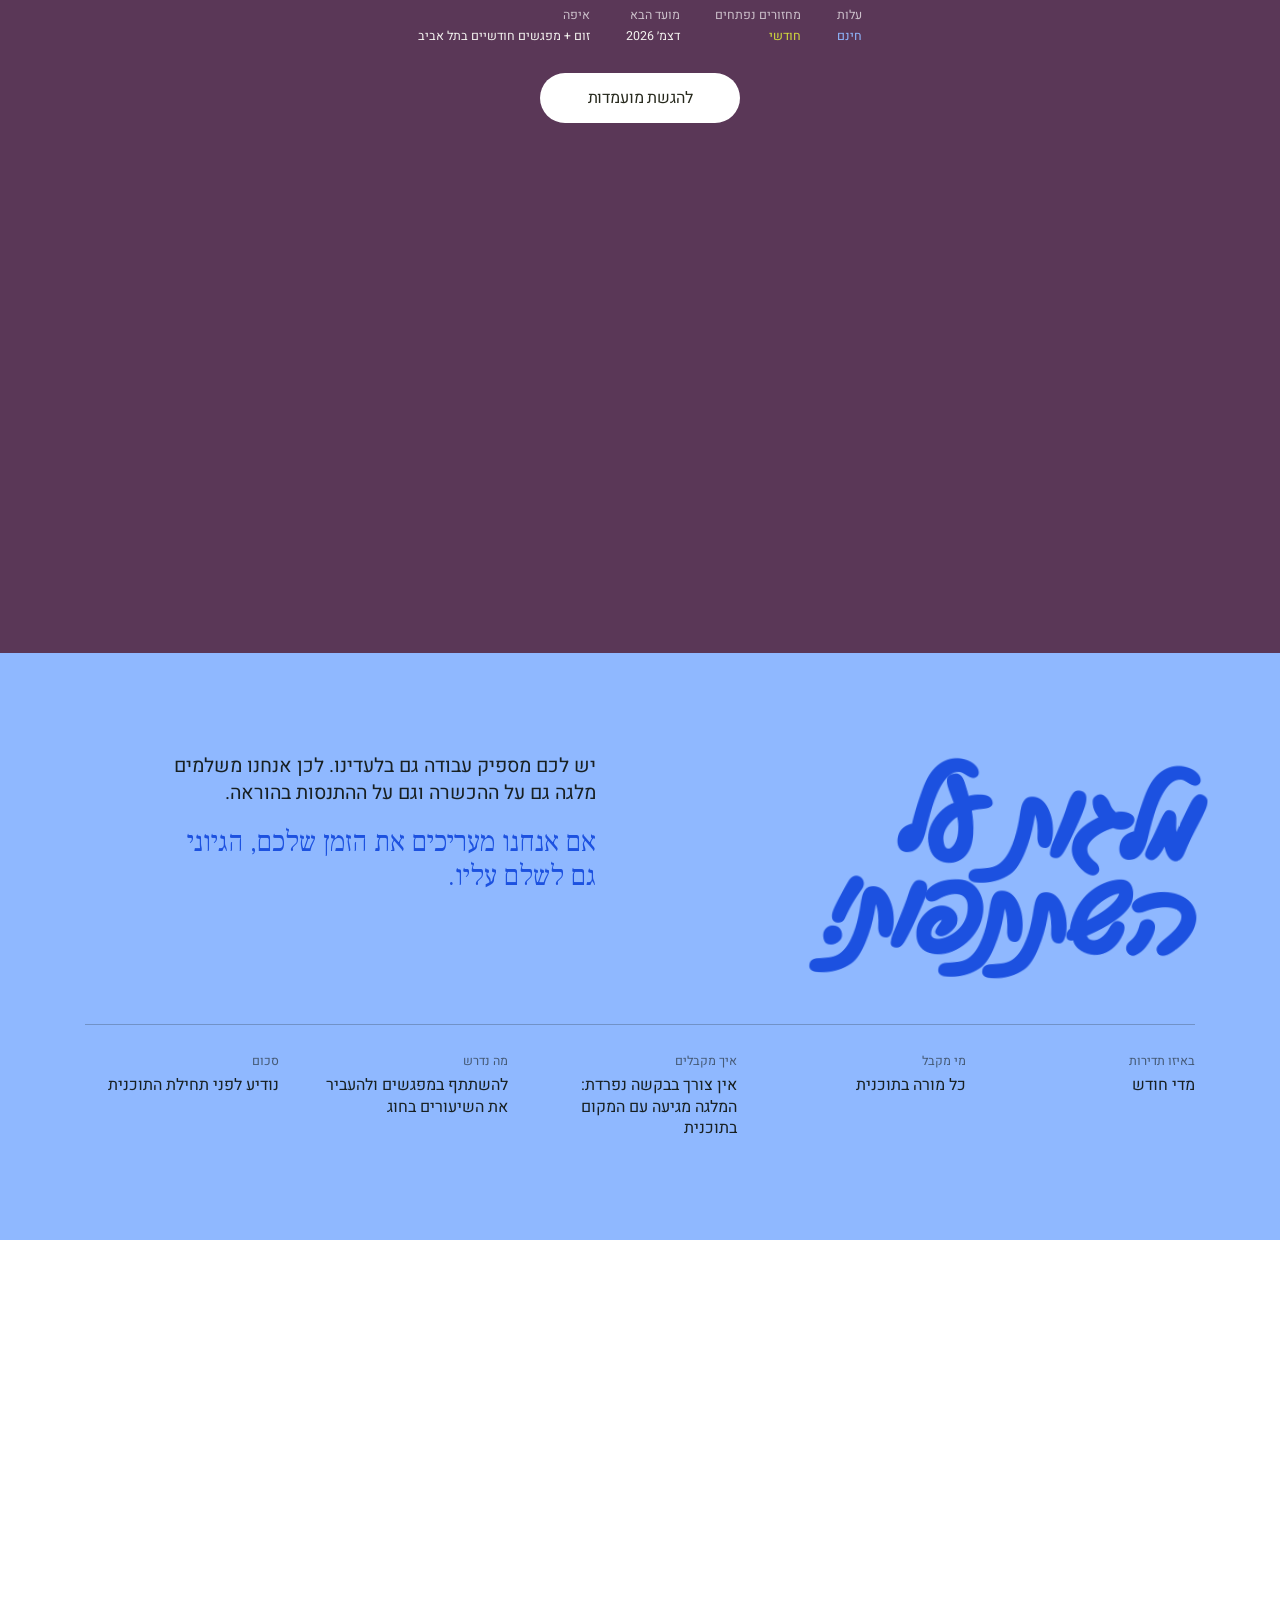
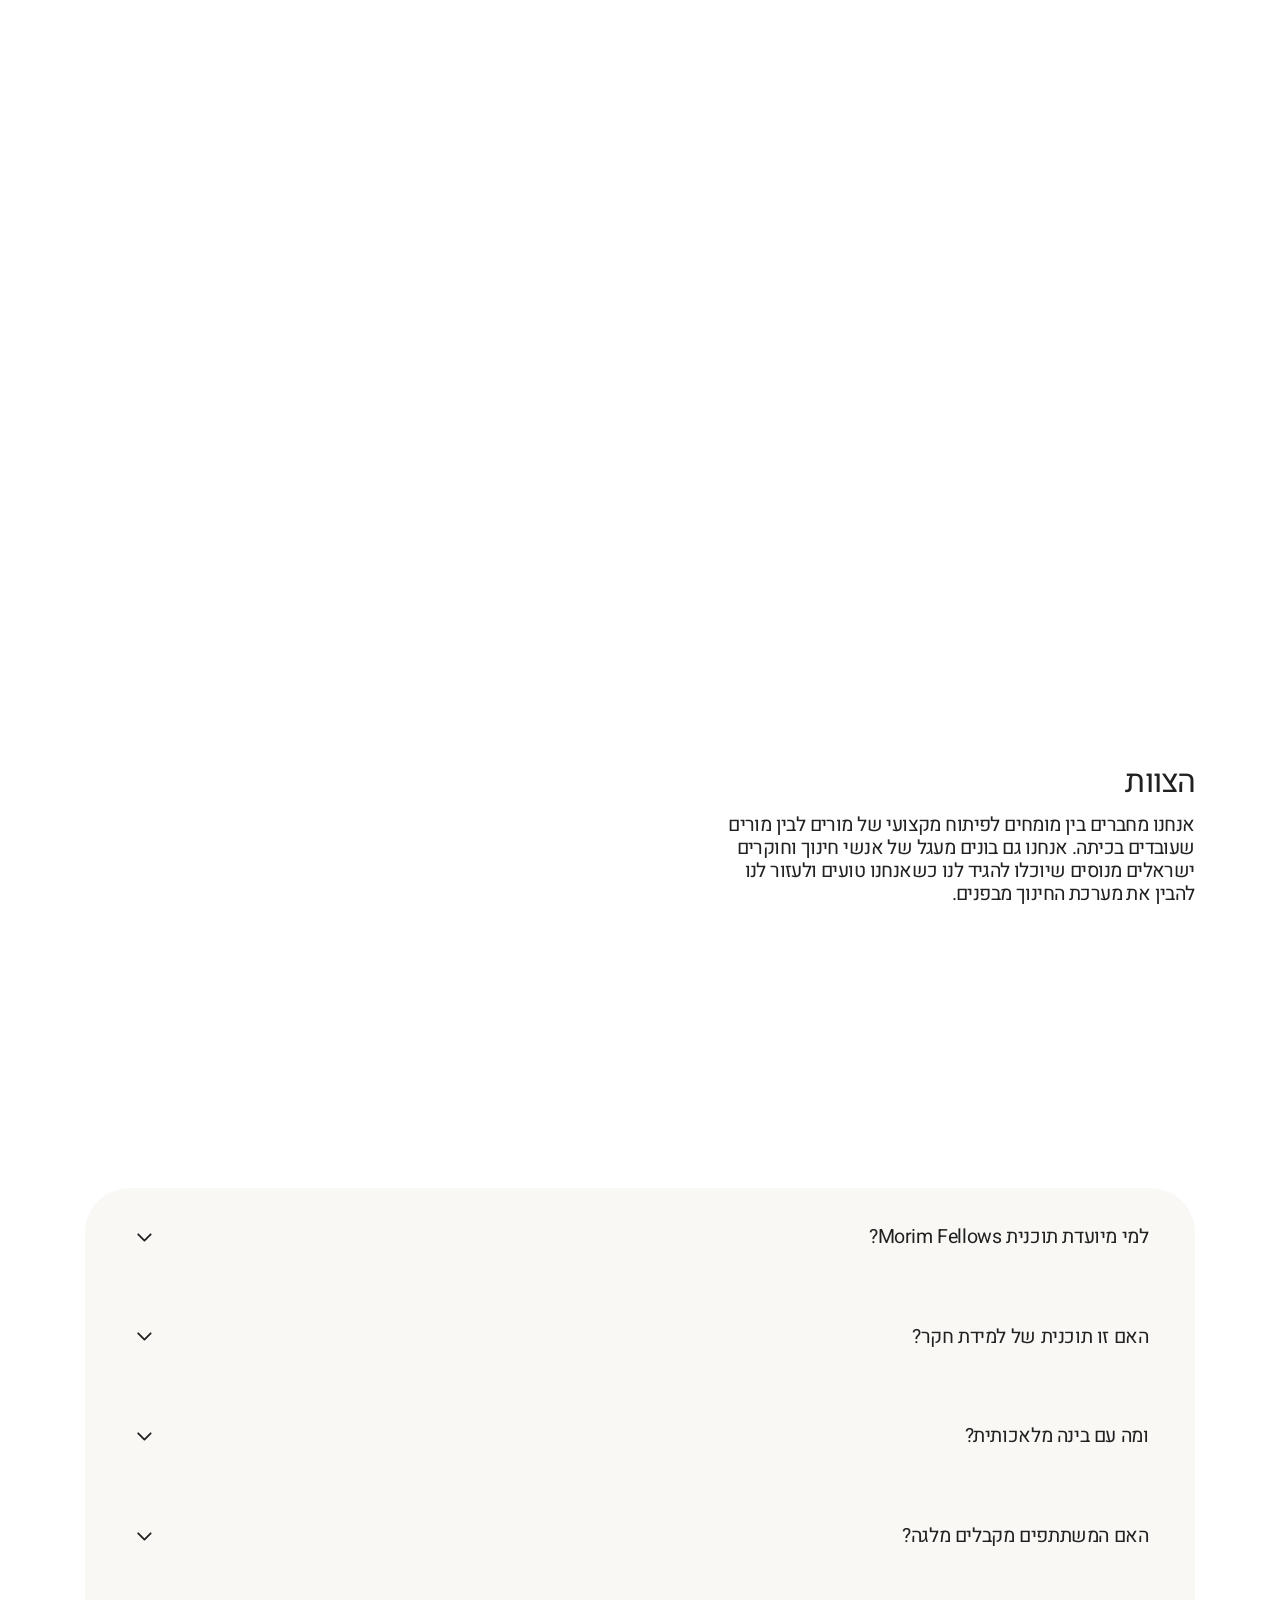
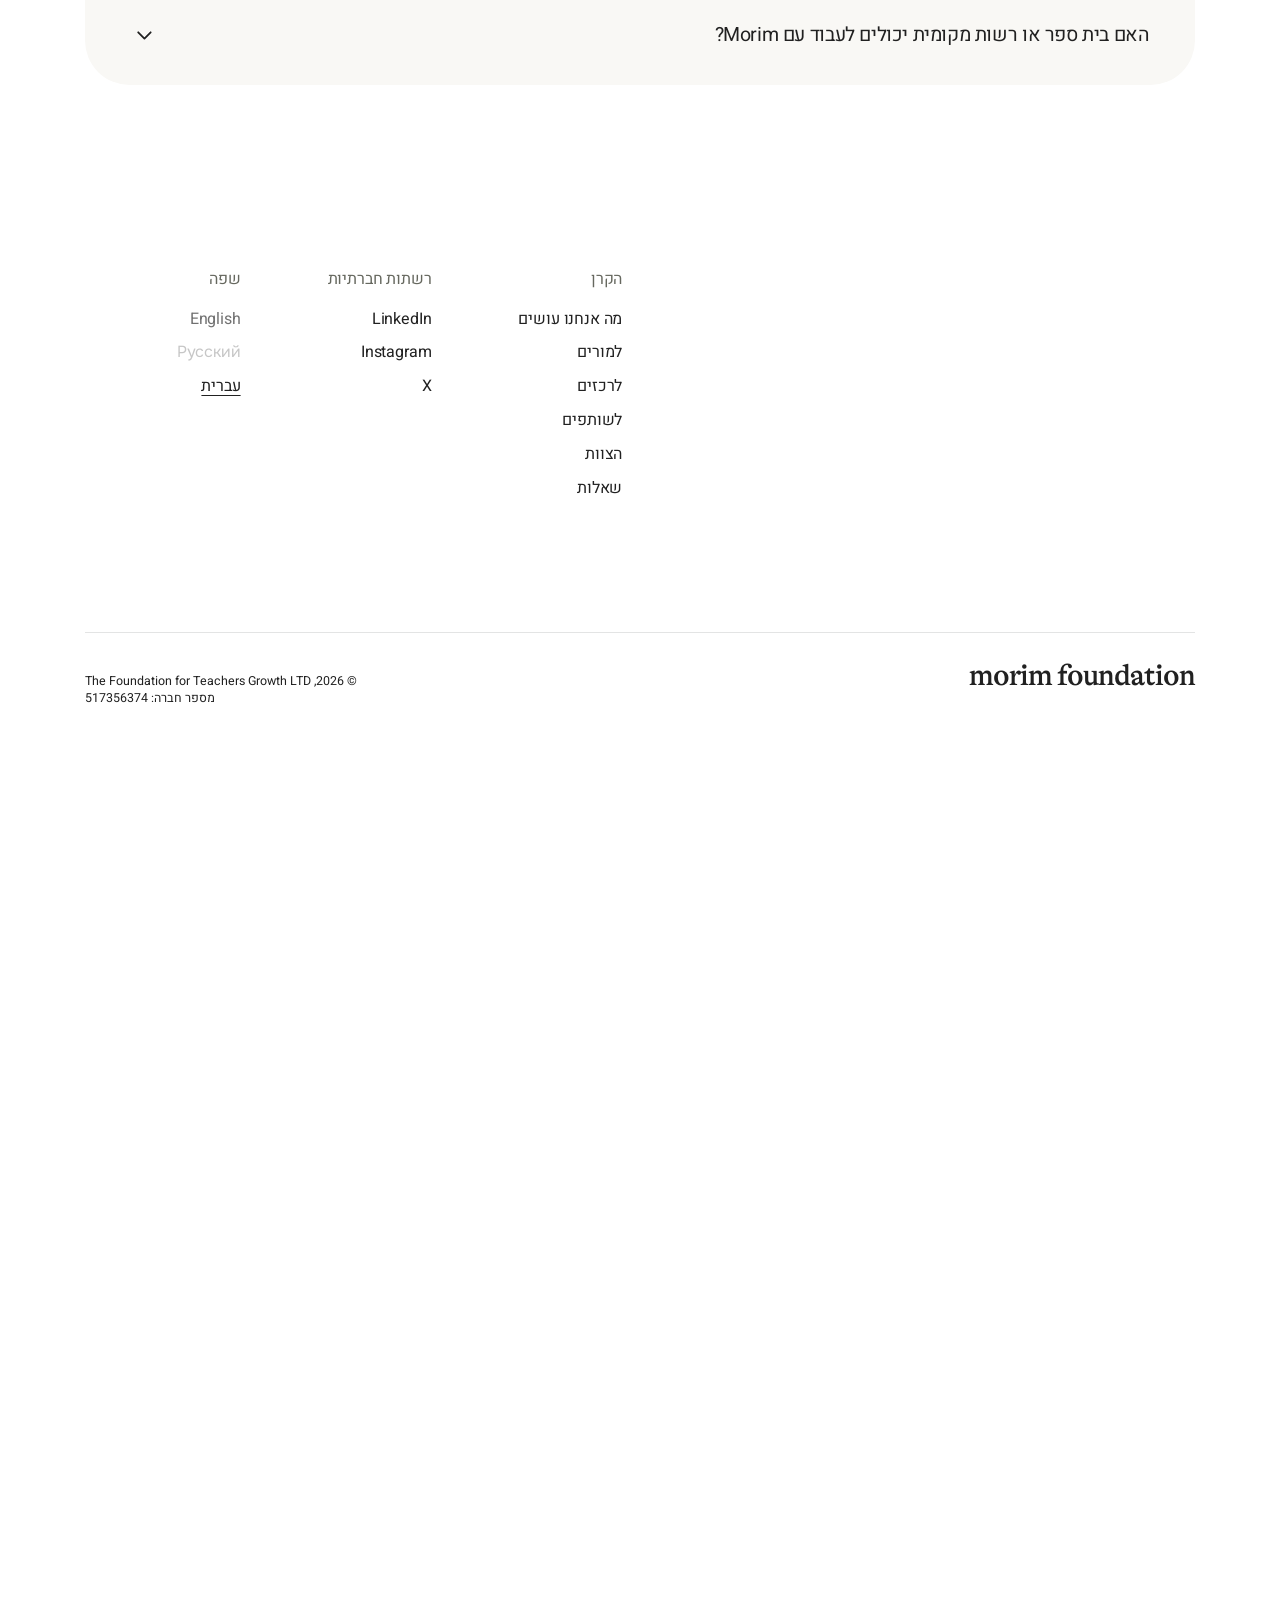
<file: site/he/index.html>
<!doctype html>
<meta charset="utf-8">
<title>Morim Foundation</title>
<meta http-equiv="refresh" content="0; url=/he/">
<link rel="canonical" href="https://morim.foundation/he/">
<p>The site has moved to <a href="/he/">morim.foundation/he/</a>.</p>
</file>
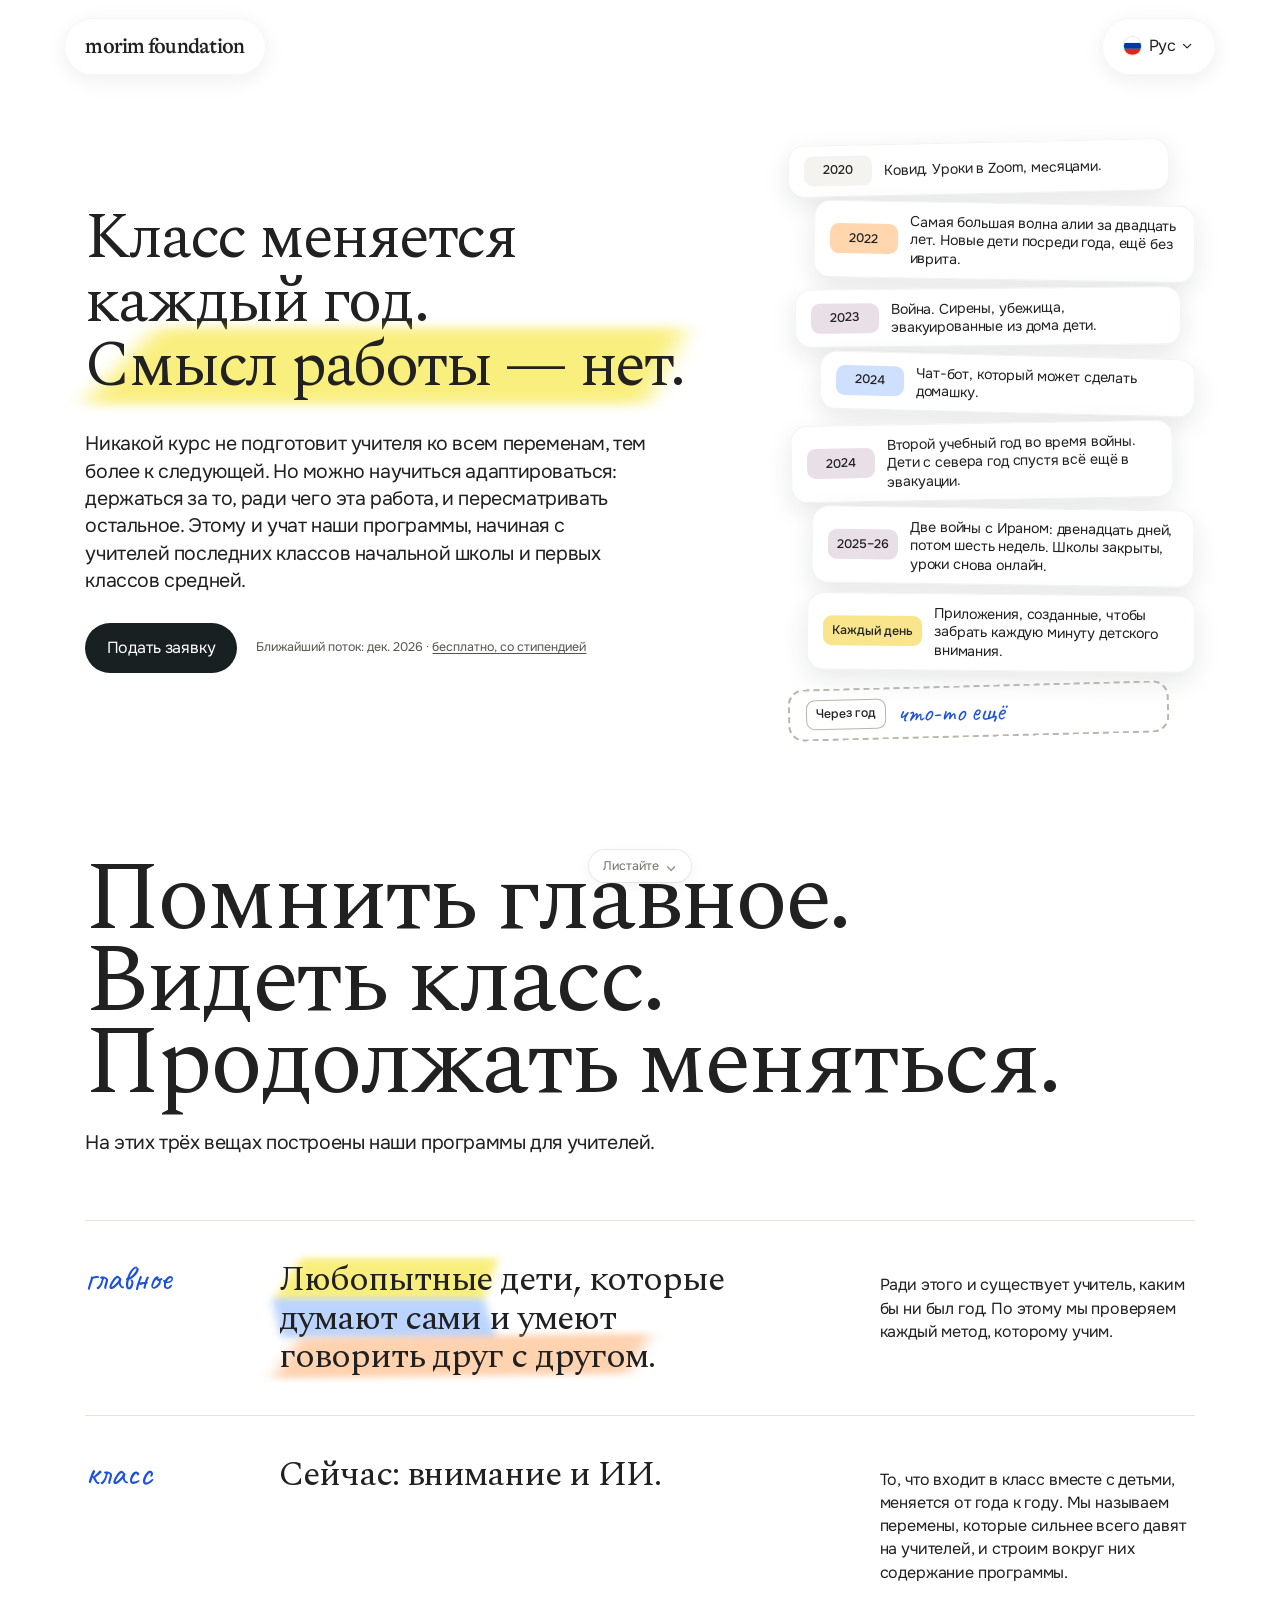
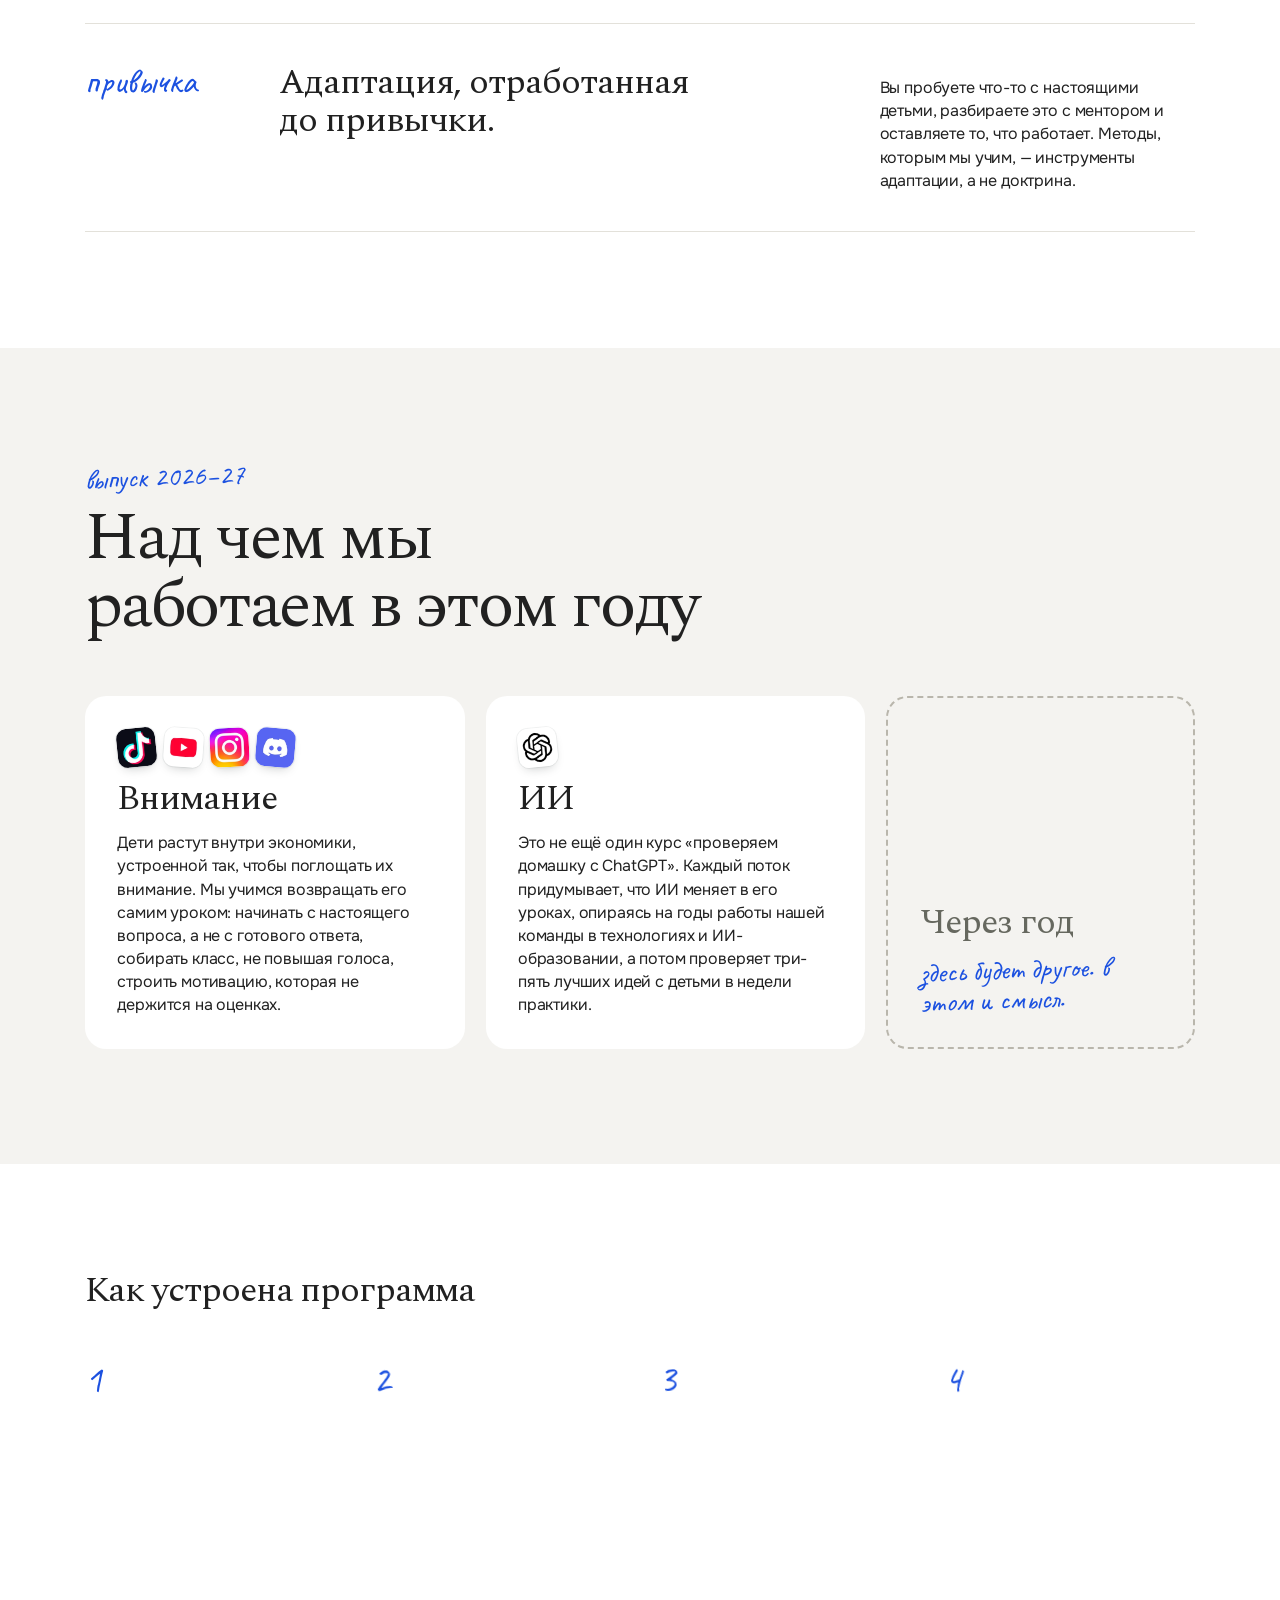
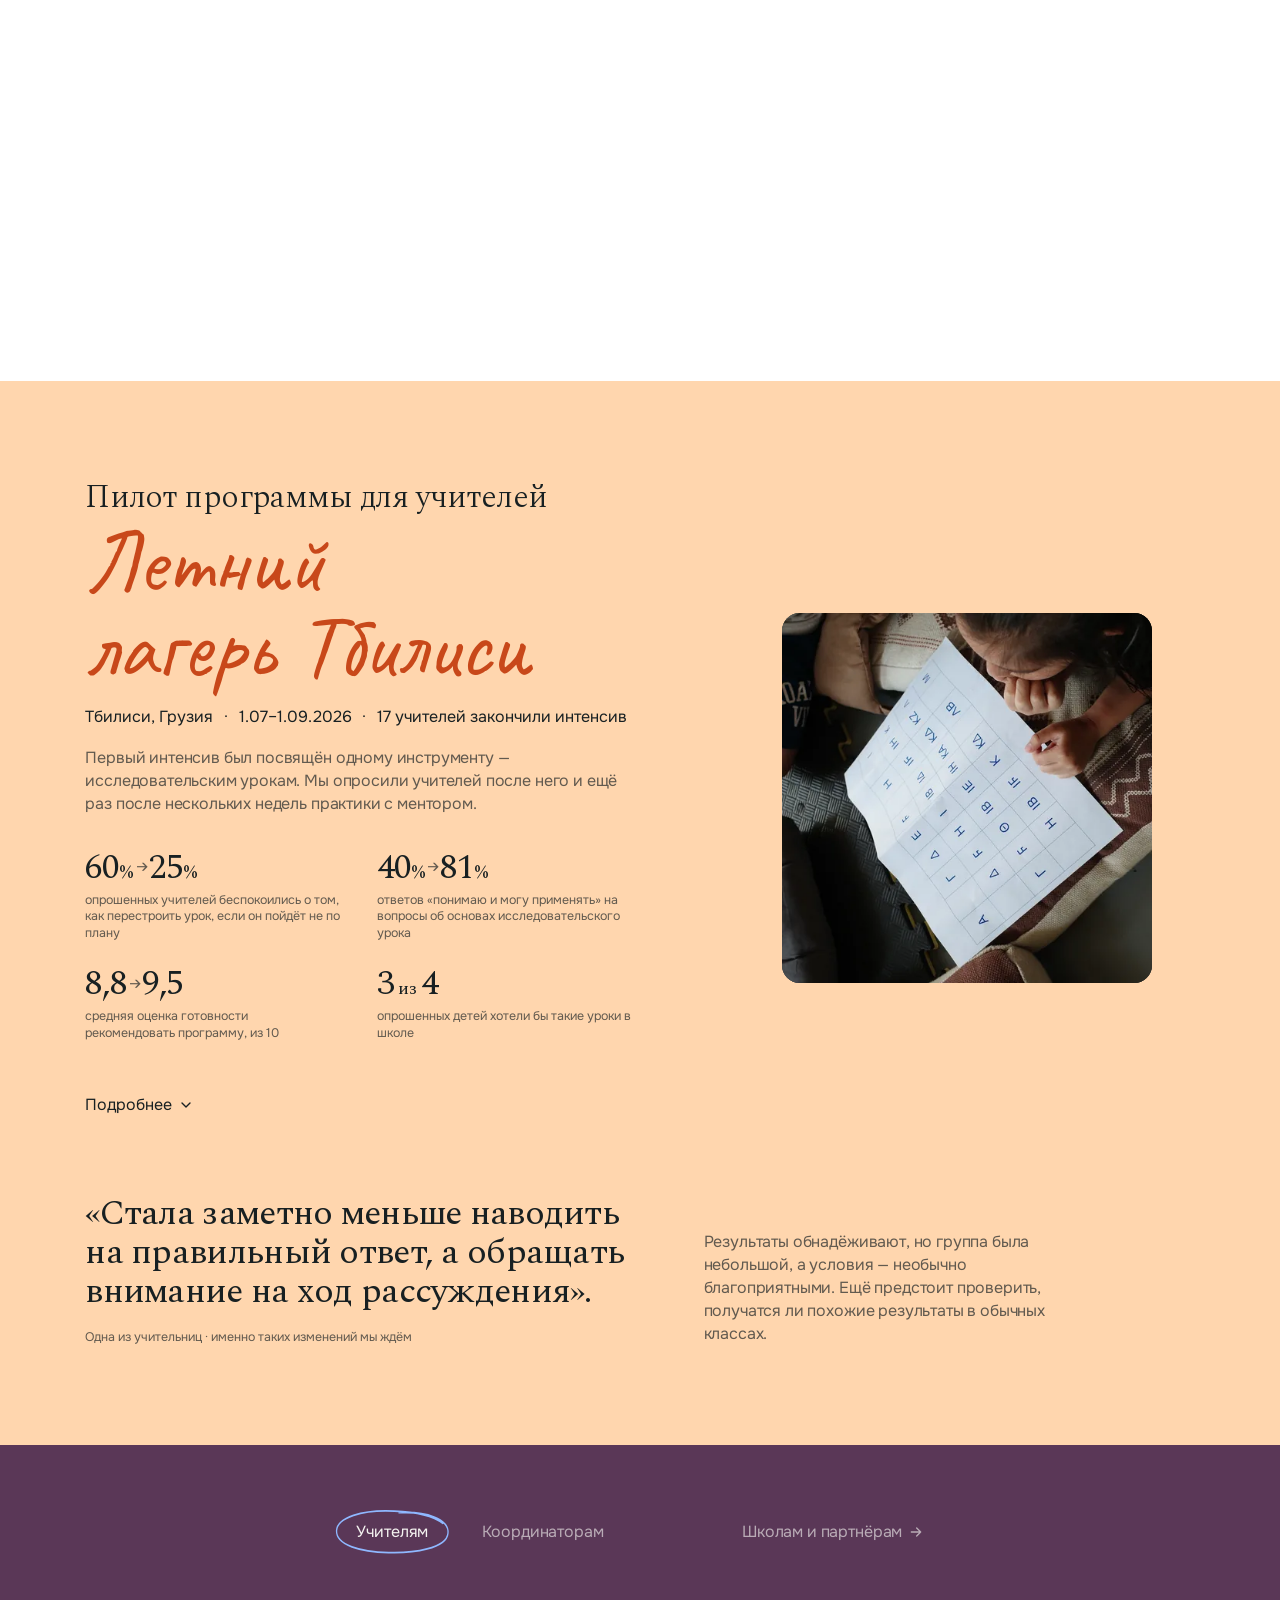
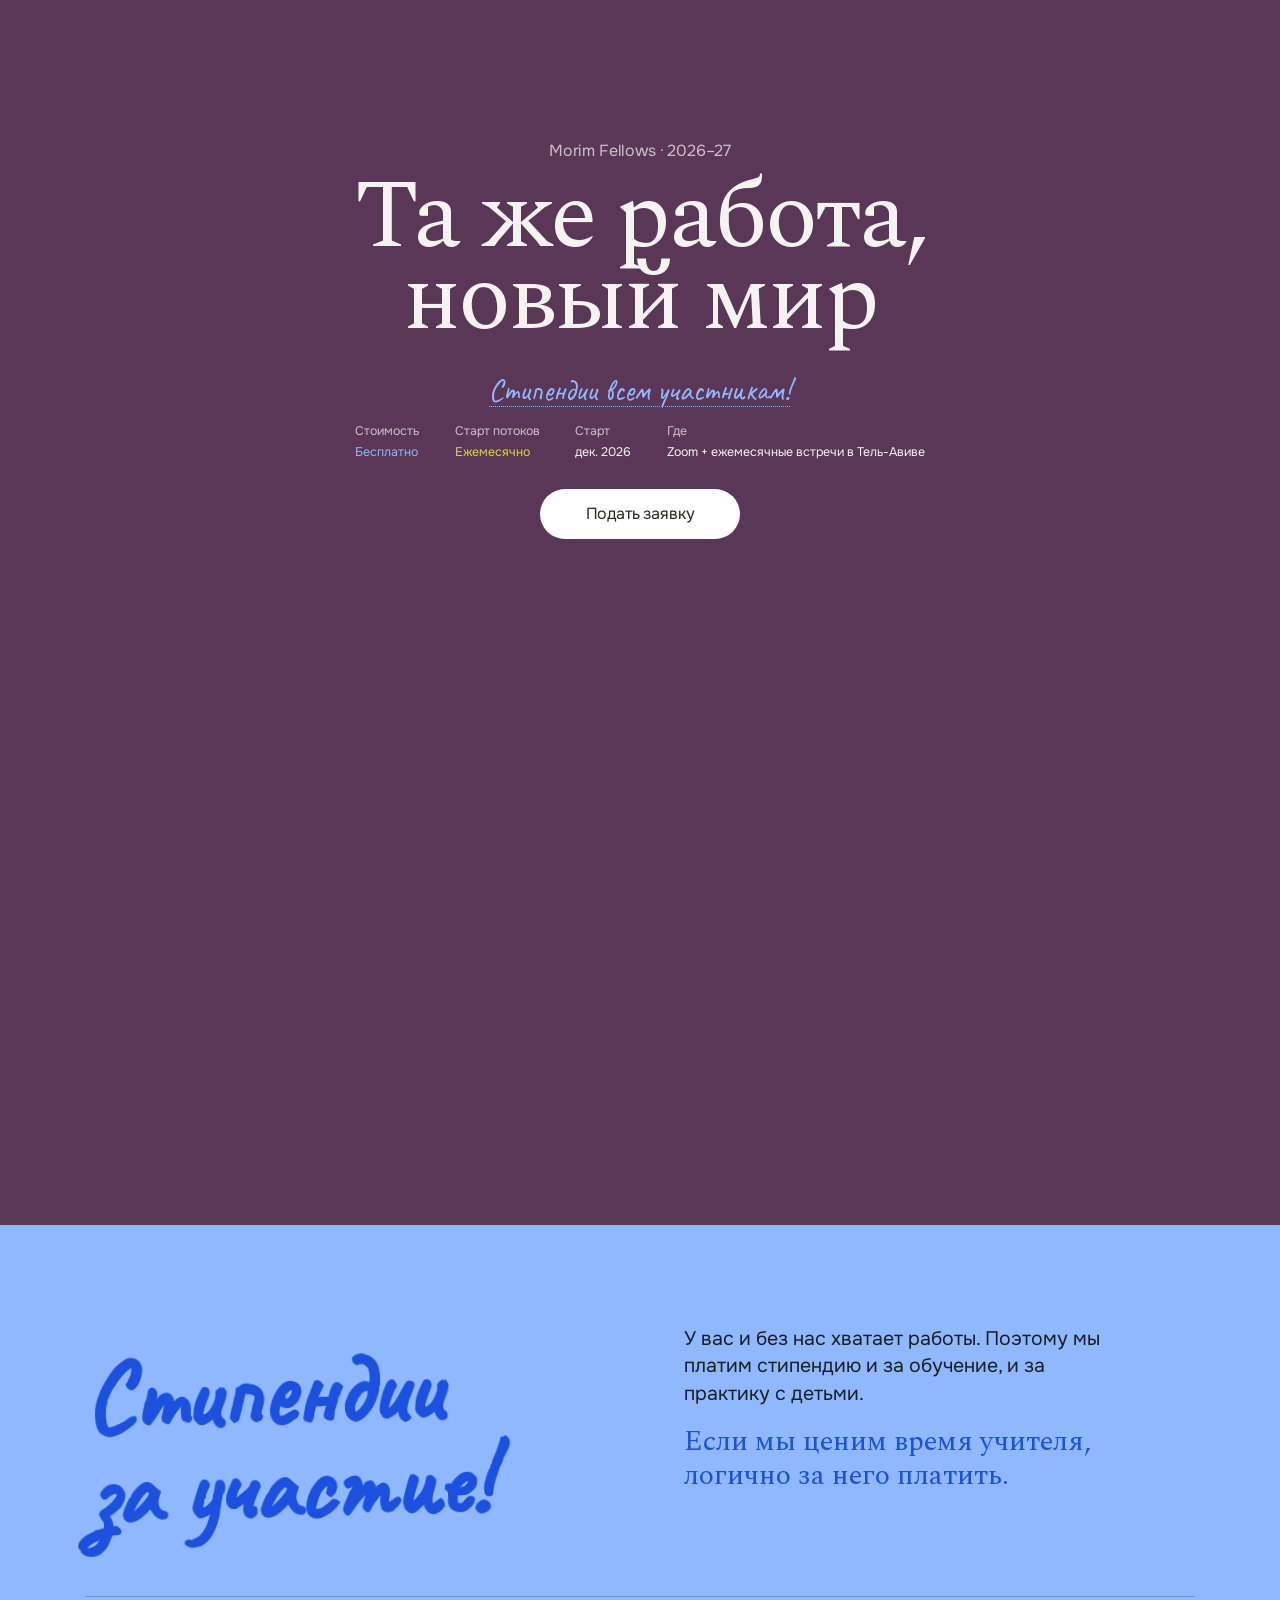
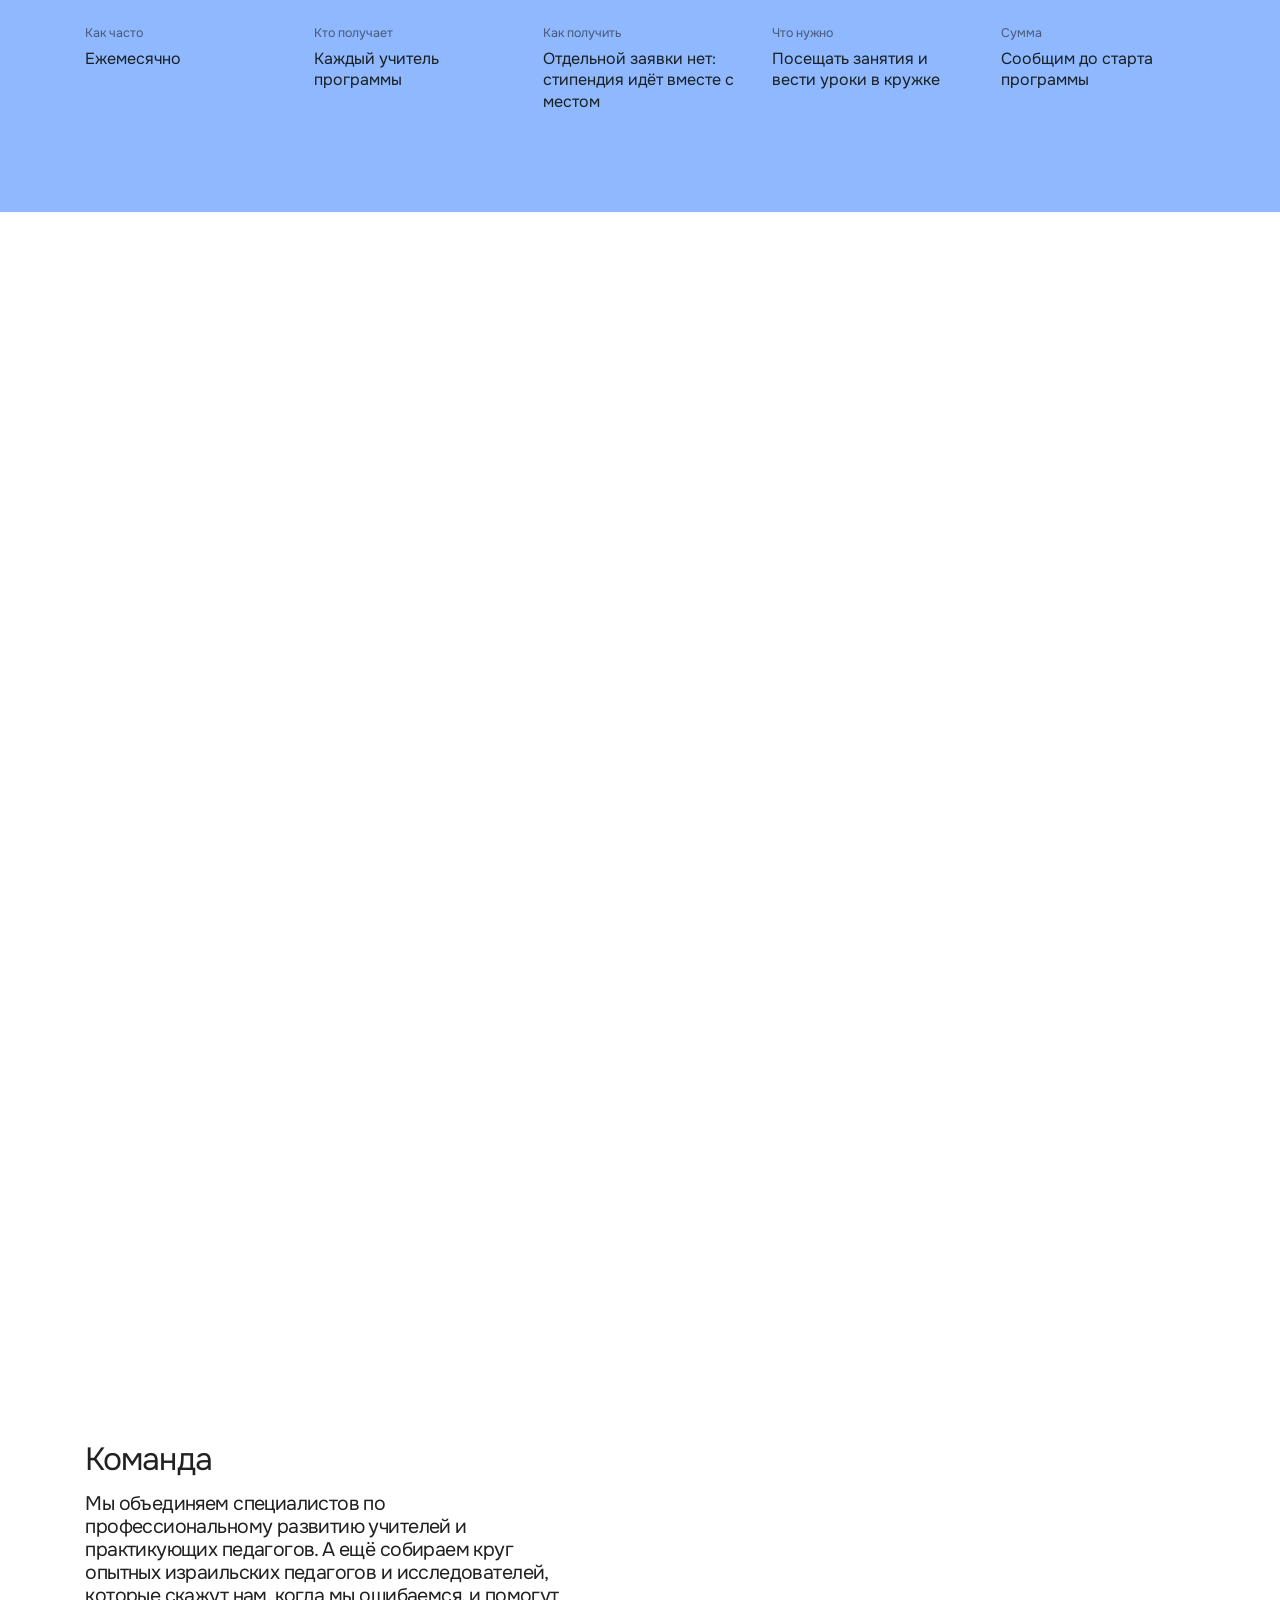
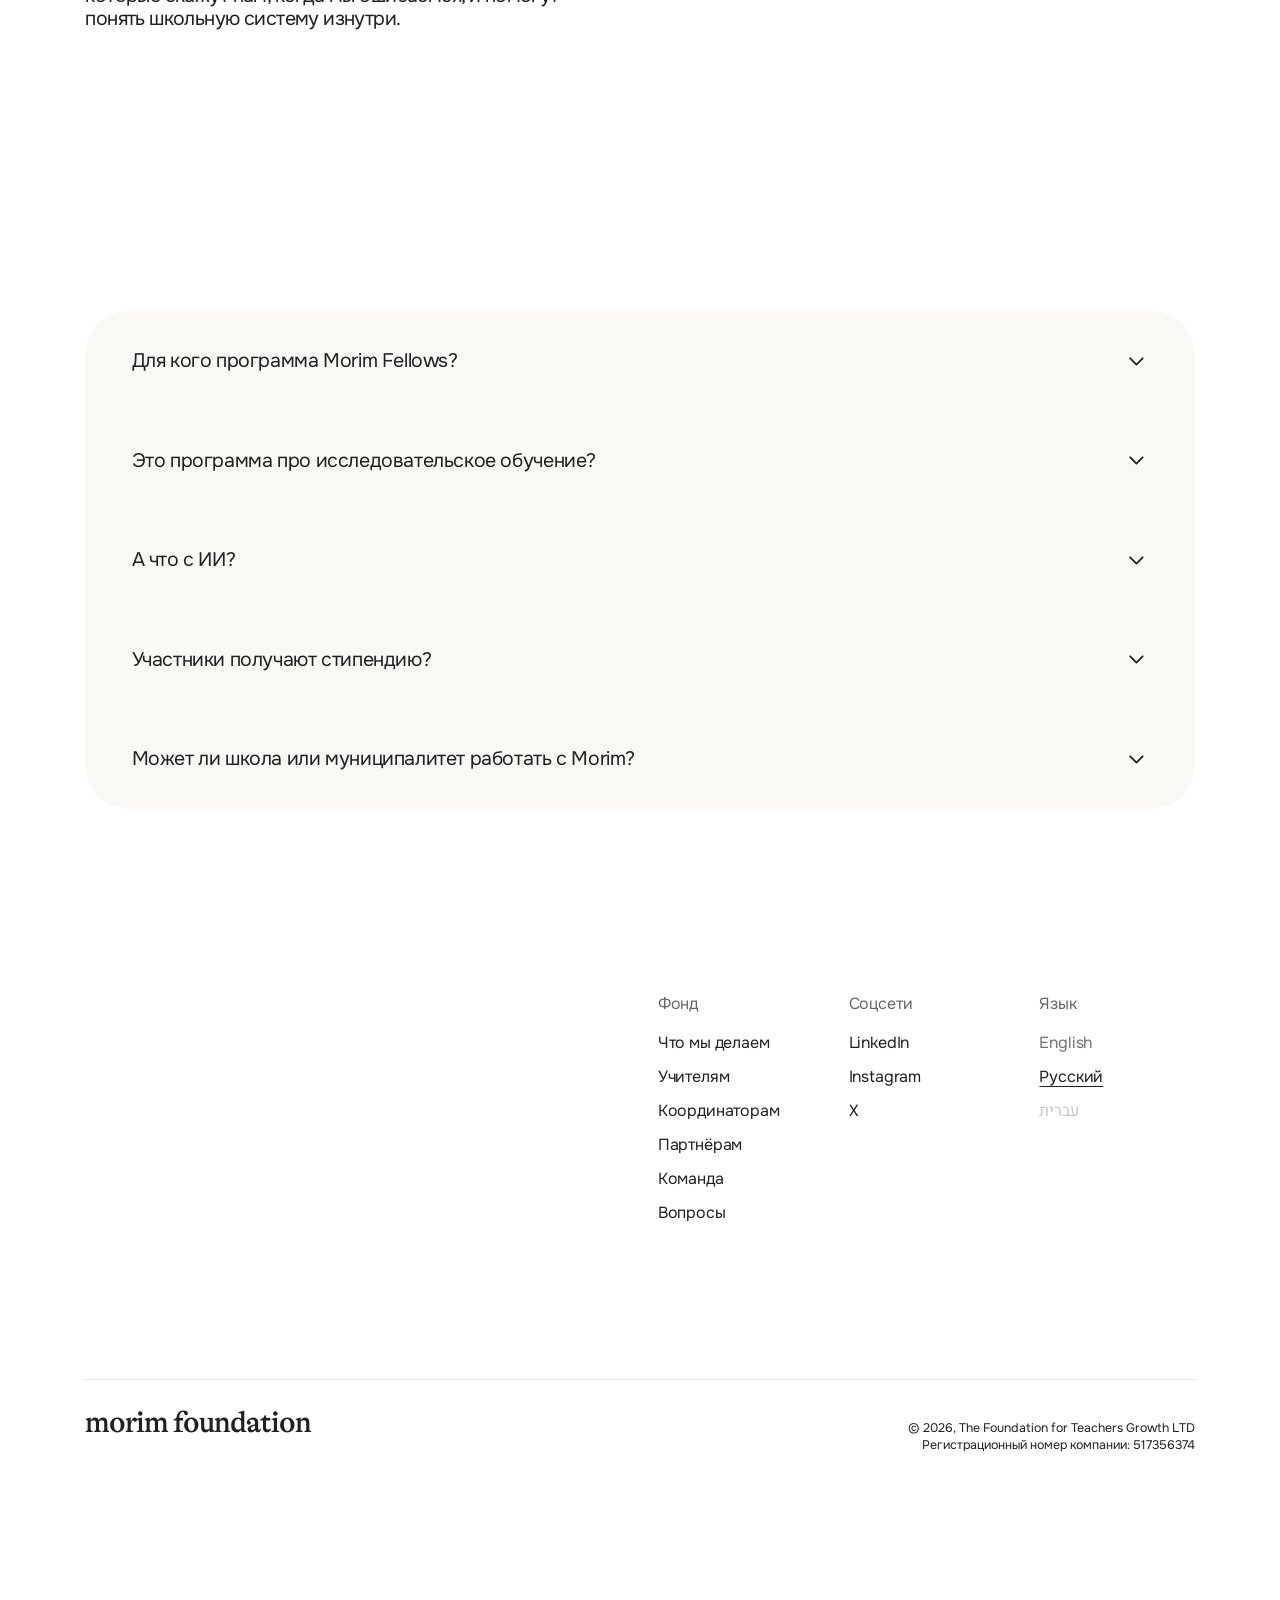
<file: site/ru/index.html>
<!doctype html>
<meta charset="utf-8">
<title>Morim Foundation</title>
<meta http-equiv="refresh" content="0; url=/ru/">
<link rel="canonical" href="https://morim.foundation/ru/">
<p>The site has moved to <a href="/ru/">morim.foundation/ru/</a>.</p>
</file>
<file: css/base.css>
/* Ported from PR #3 website/app/globals.css. Physical inline-axis properties were converted to logical ones for RTL. */
@font-face {
  font-family: Alpina;
  src: url('../assets/fonts/GTAlpina-Regular.woff2') format('woff2');
  font-weight: 400 700;
  font-display: swap;
}
@font-face {
  font-family: Alpina;
  src: url('../assets/fonts/GTAlpina-Light.woff2') format('woff2');
  font-weight: 300;
  font-display: swap;
}
@font-face {
  font-family: Alpina Wordmark;
  src: url('../assets/fonts/GTAlpina-Medium.woff2') format('woff2');
  font-weight: 500;
  font-display: swap;
}
@font-face {
  font-family: Stefan;
  src: url('../assets/fonts/ABCStefanTrial-Simple.woff2') format('woff2');
  font-weight: 400;
  font-display: swap;
}
@font-face {
  font-family: Caveat;
  src: url('../assets/fonts/Caveat-Regular.woff2') format('woff2');
  font-weight: 400;
  font-display: swap;
}
@font-face {
  font-family: Gveret Levin;
  src: url('../assets/fonts/GveretLevin-Regular.woff2') format('woff2');
  font-weight: 400;
  font-display: swap;
}
@font-face {
  font-family: Spectral;
  src: url('../assets/fonts/Spectral-Light.woff2') format('woff2');
  font-weight: 300;
  font-style: normal;
  font-display: swap;
}
@font-face {
  font-family: Spectral;
  src: url('../assets/fonts/Spectral-Regular.woff2') format('woff2');
  font-weight: 400;
  font-style: normal;
  font-display: swap;
}
@font-face {
  font-family: Spectral;
  src: url('../assets/fonts/Spectral-Medium.woff2') format('woff2');
  font-weight: 500;
  font-style: normal;
  font-display: swap;
}
@font-face {
  font-family: Spectral;
  src: url('../assets/fonts/Spectral-Bold.woff2') format('woff2');
  font-weight: 700;
  font-style: normal;
  font-display: swap;
}
@font-face {
  font-family: Spectral;
  src: url('../assets/fonts/Spectral-LightItalic.woff2') format('woff2');
  font-weight: 300;
  font-style: italic;
  font-display: swap;
}
@font-face {
  font-family: Frank Ruhl Libre;
  src: url('../assets/fonts/FrankRuhlLibre-Variable.woff2') format('woff2');
  font-weight: 300 900;
  font-display: swap;
}
/* Metric-matched stand-ins for the serif displays: Georgia sized and
   spaced to Alpina (en) and Spectral (ru), so text set before the webfont
   arrives keeps its line count and the swap does not reflow (George,
   27.10: "шрифты прогрузились сильно позже и показывались fallback").
   Width ratio: letter-frequency-weighted advances of the two faces;
   vertical: the webfont's hhea metrics over that ratio. Without Georgia
   (Android) the stack falls through to the system serif as before. */
@font-face {
  font-family: 'Alpina Fallback';
  src: local('Georgia');
  size-adjust: 98.7%;
  ascent-override: 90.7%;
  descent-override: 24.5%;
  line-gap-override: 0%;
}
@font-face {
  font-family: 'Spectral Fallback';
  src: local('Georgia');
  size-adjust: 99.2%;
  ascent-override: 106.8%;
  descent-override: 46.7%;
  line-gap-override: 0%;
}
/* Onest: body/running-text face for en and ru. Subset to cyrillic + latin,
   the same split Google Fonts serves from css2 for family=Onest:wght@100..900. */
@font-face {
  font-family: Onest;
  src: url('../assets/fonts/Onest-Variable-cyrillic-ext.woff2') format('woff2');
  font-weight: 100 900;
  font-display: swap;
  unicode-range: U+0460-052F, U+1C80-1C8A, U+20B4, U+2DE0-2DFF, U+A640-A69F, U+FE2E-FE2F;
}
@font-face {
  font-family: Onest;
  src: url('../assets/fonts/Onest-Variable-cyrillic.woff2') format('woff2');
  font-weight: 100 900;
  font-display: swap;
  unicode-range: U+0301, U+0400-045F, U+0490-0491, U+04B0-04B1, U+2116;
}
@font-face {
  font-family: Onest;
  src: url('../assets/fonts/Onest-Variable-latin-ext.woff2') format('woff2');
  font-weight: 100 900;
  font-display: swap;
  unicode-range: U+0100-02BA, U+02BD-02C5, U+02C7-02CC, U+02CE-02D7, U+02DD-02FF, U+0304,
    U+0308, U+0329, U+1D00-1DBF, U+1E00-1E9F, U+1EF2-1EFF, U+2020, U+20A0-20AB, U+20AD-20C0,
    U+2113, U+2C60-2C7F, U+A720-A7FF;
}
@font-face {
  font-family: Onest;
  src: url('../assets/fonts/Onest-Variable-latin.woff2') format('woff2');
  font-weight: 100 900;
  font-display: swap;
  unicode-range: U+0000-00FF, U+0131, U+0152-0153, U+02BB-02BC, U+02C6, U+02DA, U+02DC, U+0304,
    U+0308, U+0329, U+2000-206F, U+20AC, U+2122, U+2191, U+2193, U+2212, U+2215, U+FEFF, U+FFFD;
}
/* Heebo: Onest has no Hebrew, so Heebo carries the he body text; subset to
   hebrew + latin, the same split Google Fonts serves for family=Heebo:wght@100..900. */
@font-face {
  font-family: Heebo;
  src: url('../assets/fonts/Heebo-Variable-hebrew.woff2') format('woff2');
  font-weight: 100 900;
  font-display: swap;
  unicode-range: U+0307-0308, U+0590-05FF, U+200C-2010, U+20AA, U+25CC, U+FB1D-FB4F;
}
@font-face {
  font-family: Heebo;
  src: url('../assets/fonts/Heebo-Variable-latin-ext.woff2') format('woff2');
  font-weight: 100 900;
  font-display: swap;
  unicode-range: U+0100-02BA, U+02BD-02C5, U+02C7-02CC, U+02CE-02D7, U+02DD-02FF, U+0304,
    U+0308, U+0329, U+1D00-1DBF, U+1E00-1E9F, U+1EF2-1EFF, U+2020, U+20A0-20AB, U+20AD-20C0,
    U+2113, U+2C60-2C7F, U+A720-A7FF;
}
@font-face {
  font-family: Heebo;
  src: url('../assets/fonts/Heebo-Variable-latin.woff2') format('woff2');
  font-weight: 100 900;
  font-display: swap;
  unicode-range: U+0000-00FF, U+0131, U+0152-0153, U+02BB-02BC, U+02C6, U+02DA, U+02DC, U+0304,
    U+0308, U+0329, U+2000-206F, U+20AC, U+2122, U+2191, U+2193, U+2212, U+2215, U+FEFF, U+FFFD;
}
:root {
  /* Display face: the hero title and section headings (h1, h2). Same values
     as the old --font-text, kept under a name that says what it is for now
     that running text uses --font-body instead. */
  --font-display: Alpina, 'Alpina Fallback', Georgia, serif;
  --font-body: Onest, Heebo, system-ui, sans-serif;
  --font-handwritten: Stefan, cursive;
  /* Blue pen notes (beat note, Free, tab loop): a lowercase hand in every
     language, since Stefan is caps-only. */
  --font-scribble: Caveat, cursive;
  --scribble-blue: #1c51e0;
  --scribble-blue-on-plum: #8fb8ff;
  /* The camp's section is a light apricot; its scribble a deeper peach on
     it (3.5:1, large text), and a neon peach on the plum (3.7:1). */
  --promo-peach: #ffd6ae;
  --scribble-peach: #c8481a;
  --scribble-peach-on-plum: #ff9e6b;
  --question-size: 1.03125rem;
  --question-size-mobile: 0.9625rem;
  --handwritten-case: uppercase;
  --handwritten-spacing: 0.06em;
  --background: #fff;
  --foreground: #212121;
  --fellowship-bg: #5a3757;
  --nav-hover: #9b3fc0;
  --fellowship-rule: #8c7189;
  --fellowship-muted: #cbbfca;
  --leaders-bg: #f4f3f0;
  --leaders-ink: #4a1116;
  --leaders-muted: #9a6462;
  --paper: #f4f3f0;
  --ink: #182022;
  --body-size: 1.625rem;
  --page-width: 90rem;
  /* Floating pills (header capsule, language and back pills, mobile menu):
     one frosted material. The solid value is the fallback where the
     browser cannot blur what lies behind. */
  --pill-solid: rgb(255 255 255 / 94%);
  --pill-glass: rgb(255 255 255 / 72%);
  --pill-blur: blur(1.25rem) saturate(1.6);
  --pill-shadow:
    0 0.375rem 1.5rem #18202212,
    inset 0 0 0 1px #1820220a,
    inset 0 1px 0 rgb(255 255 255 / 70%);
  /* One outer margin for every full-width block at the 1440 reference (96px).
     Before, header, audiences, team and footer used 88/90/96/120px from four
     different percentages (AUDIT.md, S1). */
  --gutter: 6rem;
}
html[lang='ru'] {
  --font-display: Spectral, 'Spectral Fallback', Georgia, serif;
  --font-handwritten: Caveat, cursive;
  --question-size: 2rem;
  --question-size-mobile: 1.75rem;
  --question-columns: 2;
  --question-width: 25rem;
  --handwritten-case: none;
  --handwritten-spacing: normal;
}
html[lang='he'] {
  --font-display: Frank Ruhl Libre, Georgia, serif;
  --font-body: Heebo, Onest, system-ui, sans-serif;
  --font-handwritten: Gveret Levin, cursive;
  --font-scribble: Gveret Levin, cursive;
  --question-size: 1.171875rem;
  --question-size-mobile: 1.09375rem;
  --handwritten-case: none;
  --handwritten-spacing: normal;
}
/* The PR's styles were written on top of Tailwind's preflight reset (v4)
   and shadcn's base layer. This is the subset they depend on, kept so the
   site's own rules below behave exactly as they did. */
*,
::before,
::after,
::backdrop {
  box-sizing: border-box;
  margin: 0;
  padding: 0;
  border: 0 solid #ddd;
}
html {
  line-height: 1.5;
  -webkit-text-size-adjust: 100%;
  tab-size: 4;
  -webkit-tap-highlight-color: transparent;
}
h1,
h2,
h3,
h4,
h5,
h6 {
  font-size: inherit;
  font-weight: inherit;
}
b,
strong {
  font-weight: bolder;
}
ol,
ul,
menu {
  list-style: none;
}
summary {
  display: list-item;
}
img,
svg,
video,
canvas,
audio,
iframe,
embed,
object {
  display: block;
  vertical-align: middle;
}
img,
video {
  max-width: 100%;
  height: auto;
}
button,
input,
select,
optgroup,
textarea {
  font: inherit;
  font-feature-settings: inherit;
  font-variation-settings: inherit;
  letter-spacing: inherit;
  color: inherit;
  border-radius: 0;
  background-color: transparent;
  opacity: 1;
}
button,
input:where([type='button'], [type='reset'], [type='submit']) {
  appearance: button;
}
[hidden]:where(:not([hidden='until-found'])) {
  display: none !important;
}
html {
  scroll-behavior: smooth;
  scroll-padding-top: 2.25rem;
}
/* 90rem is the 1440px reference canvas at the default 16px text size.
   Shared rem dimensions scale the desktop layout without transforming it. */
@media (min-width: 701px) {
  html {
    font-size: calc(100vw / 90);
  }
}
body {
  margin: 0;
  background: var(--background);
  color: var(--foreground);
  font-family: var(--font-body);
  font-weight: 300;
  -webkit-font-smoothing: antialiased;
}
/* The hero title and section headings (h2 and its equivalents) keep the
   per-language display face; every other heading level and running text
   fall through to body's --font-body. */
h1,
h2 {
  font-family: var(--font-display);
}
button,
input,
select,
textarea {
  font: inherit;
}
button,
a,
summary {
  -webkit-tap-highlight-color: transparent;
}
button,
a {
  touch-action: manipulation;
}
/* Everything that reacts to a click shows the hand. */
button,
summary,
label[for],
[role='tab'],
[role='option'],
[data-dialog] {
  cursor: pointer;
}
button:disabled {
  cursor: not-allowed;
}
a {
  color: inherit;
  text-decoration: none;
}
a:hover {
  text-decoration: underline;
  text-underline-offset: 0.3125rem;
}
button:focus-visible,
a:focus-visible,
summary:focus-visible {
  outline: 2px solid #1c51e0;
  outline-offset: 0.3125rem;
}
img {
  display: block;
  max-width: 100%;
}
p,
h1,
h2,
h3,
figure {
  margin: 0;
}
main {
  max-width: var(--page-width);
  margin: 0 auto;
  overflow: clip;
}
.site-header {
  height: 9rem;
  margin: 0 6.25%;
  display: flex;
  align-items: center;
  justify-content: space-between;
  gap: 1.5rem;
}
.logo {
  display: inline-flex;
  align-items: baseline;
  font-family:
    Alpina Wordmark,
    Alpina,
    'Alpina Fallback',
    Georgia,
    serif;
  font-size: 1.5rem;
  line-height: 1;
  letter-spacing: -0.035em;
  font-weight: 500;
  white-space: nowrap;
}
.logo:hover {
  text-decoration: none;
}
.site-header nav {
  display: flex;
  gap: 1.5rem;
  font-size: 1.125rem;
  letter-spacing: -0.03em;
}
/* Buttons: one pill, two colours. Primary is "Apply" to the form: ink on
   the paper, white on the plum (.apply-button), in the hero, the offers
   and the footer, floating once the hero has gone while none is in view; on the
   schools page the one button is "Partner with us" (a mailto). Writing to
   us is the address in the footer, a text link, once. A label is a verb and
   its object, three words at most; questions belong in headings. Everything
   that leads around the site is a .text-link. */
.button {
  display: inline-flex;
  align-items: center;
  justify-content: center;
  min-height: 3.5rem;
  padding: 1rem 1.5rem;
  background: var(--ink);
  color: white;
  border: 0;
  border-radius: 999rem;
  font-size: 1.125rem;
  line-height: 1;
  letter-spacing: -0.03em;
  white-space: nowrap;
  /* Hover is a colour change only: no lift, no scale. */
  transition:
    background-color 120ms ease,
    color 120ms ease;
}
.button:hover {
  background: var(--fellowship-bg);
  text-decoration: none;
}
/* Text links: a word and an arrow, the size of their line, the arrow
   nudging along on hover: the schools link after the tabs, the desk's link
   to the article; "Learn more" under the camp's figures, with a chevron. */
.text-link {
  display: inline-flex;
  align-items: center;
  gap: 0.375rem;
  padding: 0;
  border: 0;
  background: none;
  color: inherit;
  font: inherit;
  letter-spacing: inherit;
  text-decoration: none;
  cursor: pointer;
}
.text-link .promo-arrow {
  flex: none;
  inline-size: 1em;
  block-size: 1em;
  transition: translate 200ms cubic-bezier(0.22, 1, 0.36, 1);
}
.text-link:hover .promo-arrow {
  translate: 0.2rem 0;
}
.text-link:hover .promo-arrow:dir(rtl) {
  translate: -0.2rem 0;
}
.text-link:focus-visible {
  outline: 2px solid var(--ink);
  outline-offset: 3px;
}
.prose {
  width: min(41.875rem, 90%);
  margin: auto;
  text-align: center;
  font-size: var(--body-size);
  line-height: 1.23;
  letter-spacing: -0.03em;
}
.prose p + p {
  margin-top: 2rem;
}
figcaption {
  margin-top: 0.375rem;
  font-size: 1rem;
  line-height: 1.25rem;
  color: #77776f;
  letter-spacing: -0.03em;
}
.sr-only {
  position: absolute;
  width: 1px;
  height: 1px;
  overflow: hidden;
  clip: rect(0, 0, 0, 0);
  white-space: nowrap;
}
@media (max-width: 700px) {
  .site-header {
    margin: 0 5%;
  }
  .prose {
    font-size: var(--m-lead);
  }
}
@media (max-width: 700px) {
  .site-header .logo {
    font-size: 1.125rem;
  }
  .site-header {
    height: 6.75rem;
    gap: 0.875rem;
    flex-wrap: wrap;
    padding-top: 1.375rem;
  }
  .site-header nav {
    order: 3;
    width: 100%;
    justify-content: center;
    gap: 1.375rem;
    font-size: 1rem;
  }
  .site-header .button {
    min-height: 2.75rem;
    padding: 0.875rem 1rem;
    font-size: 1rem;
  }
  .prose {
    font-size: var(--m-lead);
    width: auto;
    margin-inline: var(--m-gutter);
  }
  .prose p + p {
    margin-top: 1.625rem;
  }
  figcaption {
    font-size: 0.875rem;
  }
  .desktop-break {
    display: none;
  }
}
@media (prefers-reduced-motion: reduce) {
  html {
    scroll-behavior: auto;
  }
  *,
  *:before,
  *:after {
    animation: none !important;
    transition: none !important;
  }
}
</file>
<file: css/sections.css>
/* Ported from PR #3 website/app/sections.css. Physical inline-axis properties were converted to logical ones for RTL. */
.panel {
  width: calc(100% - 13rem);
  margin-inline: auto;
  border-radius: 0.75rem;
  text-align: center;
}
/* Teachers, coordinators, schools in one full-bleed band. Each pane keeps its own
   heading; the tabs above it pick which one is shown. */
.audiences {
  text-align: center;
  background: var(--fellowship-bg);
  color: var(--paper);
  padding: 4.5rem var(--gutter) 6rem;
}
.audience-nav {
  display: flex;
  flex-wrap: wrap;
  justify-content: center;
  gap: 0.5rem 1rem;
  margin-bottom: 4rem;
  font-size: 1.25rem;
  letter-spacing: -0.03em;
}
.audience-tabs {
  display: flex;
  flex-wrap: wrap;
  justify-content: center;
  gap: inherit;
}
.audience-tab,
.audience-trigger {
  position: relative;
  padding: 0.75rem 1.375rem;
  color: inherit;
  opacity: 0.62;
  transition: opacity 0.2s;
}
.audience-tab:hover,
.audience-tab[aria-selected='true'],
.audience-trigger:hover {
  opacity: 1;
  text-decoration: none;
}
/* The nav sits in the plum block, then sticks to the top as a plum pill as
   tall as the logo and the languages (data-stuck, js/audiences.js): on a
   wide screen in their row, in the middle of it; narrower, just under
   them. It leaves with the block. Stuck, it keeps the look of the nav in
   the block while that fits (--fit 1) and tightens its type and spacing
   towards the compact pill as room runs out (--fit 0); past that it keeps
   to one line, the schools link shortening to an ellipsis before its
   arrow, and its margin grows by what the line lost so the panes below do
   not move. */
.audience-nav {
  --pill-height: 4rem;
  position: sticky;
  inset-block-start: var(--nav-top, 1.25rem);
  z-index: 20;
}
.audience-nav[data-stuck] {
  flex-wrap: nowrap;
  align-items: center;
  inline-size: fit-content;
  max-inline-size: var(--nav-width, calc(100vw - 2 * var(--gutter)));
  block-size: var(--pill-height);
  box-sizing: border-box;
  margin-inline: auto;
  margin-block-end: var(--nav-gap, 4rem);
  padding-inline: calc(1.25rem - 0.625rem * var(--fit, 0)) 0.5rem;
  column-gap: calc(1rem + 6rem * var(--fit, 0));
  border-radius: 999rem;
  background: var(--fellowship-bg);
  /* Over the plum panes a light ring keeps the pill apart from them. */
  box-shadow:
    0 0.375rem 1.5rem #18202224,
    inset 0 0 0 1px rgb(255 255 255 / 16%);
  font-size: calc(1.125rem + 0.125rem * var(--fit, 0));
}
.audience-nav[data-stuck] :is(.audience-tab, .audience-trigger) {
  padding: 0.5rem calc(0.75rem + 0.625rem * var(--fit, 0));
}
.audience-nav[data-stuck] .audience-tabs {
  flex-wrap: nowrap;
  flex: none;
  column-gap: calc(1rem * var(--fit, 0));
}
.audience-nav[data-stuck] .audience-trigger {
  display: flex;
  align-items: center;
  min-inline-size: 0;
}
.audience-nav[data-stuck] .audience-trigger > span {
  overflow: hidden;
  text-overflow: ellipsis;
}
/* Schools and partners: not a tab but a way out to its own page, so it
   stands apart from the tabs by a wider gap and carries the promo arrow
   instead of the pen loop. The tabs keep their own 1rem between them. */
.audience-nav {
  column-gap: 7rem;
}
.audience-tabs {
  column-gap: 1rem;
}
.audience-trigger {
  white-space: nowrap;
}
/* The same hand as the glyphs in the headings: a loose pen loop, drawn in
   when its tab becomes active. */
.audience-loop {
  position: absolute;
  inset: -0.125rem -0.25rem;
  width: calc(100% + 0.5rem);
  height: calc(100% + 0.25rem);
  overflow: visible;
  pointer-events: none;
}
.audience-loop path {
  fill: none;
  stroke: var(--scribble-blue-on-plum);
  stroke-width: 2.25;
  stroke-linecap: round;
  stroke-dasharray: 1;
  stroke-dashoffset: 1;
  opacity: 0; /* the round cap would leave a dot at the start */
  transition:
    stroke-dashoffset 0.55s cubic-bezier(0.22, 1, 0.36, 1),
    opacity 0s 0.55s;
}
.audience-tab[aria-selected='true'] .audience-loop path {
  stroke-dashoffset: 0;
  opacity: 1;
  transition:
    stroke-dashoffset 0.55s cubic-bezier(0.22, 1, 0.36, 1),
    opacity 0s;
}
/* No JS: every pane is shown, the tabs are plain anchors without a loop. */
.audiences:not([data-tabs]) .audience-pane + .audience-pane {
  margin-top: 8rem;
}
.audiences:not([data-tabs]) .audience-loop {
  display: none;
}
.audience-pane[hidden] {
  display: none;
}
.audience-pane:focus-visible {
  outline: none;
}
/* The shared blue ring is 1.56:1 on the plum strip; paper is 8.93:1 (AUDIT.md, F1). */
.audiences :is(a, button, summary, [tabindex]):focus-visible {
  outline-color: var(--paper);
}
.eyebrow {
  font-size: 1.625rem;
  line-height: 2rem;
  letter-spacing: -0.03em;
  text-align: center;
}
.display {
  font-size: 7.5rem;
  font-weight: 400;
  line-height: 0.84;
  letter-spacing: -0.03em;
  margin: 3rem auto 0;
  white-space: nowrap;
}
/* A word that carries a glyph: the inline-flex artwork is a break
   opportunity, so the word is pinned together for the wrapping breakpoints. */
.word {
  white-space: nowrap;
}
.glyph {
  display: inline-flex;
  align-items: center;
  justify-content: center;
  vertical-align: baseline;
}
.glyph img {
  max-width: none;
  object-fit: contain;
}
/* Hand-drawn «a» in display headings: outlines of four handwriting faces
   (Caveat, Caveat Bold, Kalam, Gochi Hand) baked into SVG so no font ships.
   The SVG is a mask over currentColor, so it takes the heading's ink on any
   background; hand-a.js deals a different alternate to each heading. */
.hand-a {
  margin-inline: 0.02em;
}
.hand-a-ink {
  display: block;
  height: 0.5em;
  width: calc(0.5em * var(--a-ratio, 1.11));
  background: currentColor;
  -webkit-mask: var(--a-mask) center / contain no-repeat;
  mask: var(--a-mask) center / contain no-repeat;
}
.hand-a[data-alt='caveat'] { --a-ratio: 1.135; --a-mask: url('../assets/hand-a-caveat.svg'); }
.hand-a[data-alt='caveat-bold'] { --a-ratio: 1.116; --a-mask: url('../assets/hand-a-caveat-bold.svg'); }
.hand-a[data-alt='kalam'] { --a-ratio: 0.901; --a-mask: url('../assets/hand-a-kalam.svg'); }
.hand-a[data-alt='gochi'] { --a-ratio: 1.263; --a-mask: url('../assets/hand-a-gochi.svg'); }
.fellowship-intro {
  margin-top: 3.625rem;
  width: min(41.625rem, 100%);
}
.benefits {
  margin-top: 9.875rem;
}
.benefit h3 {
  max-width: 41.25rem;
  margin: 0 auto;
  font-size: 3.375rem;
  line-height: 0.86;
  letter-spacing: -0.03em;
  font-weight: 300;
}
.benefit > p {
  max-width: 35.125rem;
  margin: 1.5rem auto 0;
  font-size: 1.625rem;
  line-height: 2rem;
  letter-spacing: -0.03em;
  color: var(--fellowship-muted);
}
.benefit + .benefit {
  margin-top: 5.9375rem;
}
.craft {
  position: relative;
}
.questions {
  display: grid;
  grid-template-columns: repeat(var(--question-columns, 4), minmax(0, 1fr));
  align-items: start;
  gap: 3.5rem;
  margin: 3rem auto 0;
  padding: 0.75rem 0.5rem;
  font-family: var(--font-handwritten);
  font-size: var(--question-size, 0.9375rem);
  line-height: 1.35;
  text-transform: var(--handwritten-case);
  color: var(--fellowship-muted);
}
.questions span {
  width: min(100%, var(--question-width, 14.375rem));
  justify-self: center;
  text-wrap: balance;
}
.questions span:first-child {
  transform: rotate(9deg);
}
.questions span:nth-child(2) {
  margin-top: 1.75rem;
}
.questions span:nth-child(3) {
  margin-top: 1.25rem;
}
.questions span:last-child {
  margin-top: 0.5rem;
  transform: rotate(-8deg);
}
.craft + .benefit {
  margin-top: 4.25rem;
}
.programs {
  margin-top: 8.875rem;
  padding-top: 4.375rem;
  text-align: start;
}
.program-heading {
  display: flex;
  align-items: center;
  justify-content: space-between;
  gap: 1.25rem;
  margin-bottom: 3.125rem;
}
.program-heading h3 {
  font-family: var(--font-display);
  font-size: 3.375rem;
  line-height: 2.875rem;
  letter-spacing: -0.03em;
  font-weight: 300;
}
.location-select {
  height: 3.375rem;
  padding: 1rem 1.5rem;
  border: 0;
  border-radius: 1.25rem;
  background: #ffffff1a;
  color: var(--paper);
  font-size: 1.25rem;
  line-height: 1.25rem;
  gap: 0.625rem;
  flex-shrink: 0;
}
.location-select svg {
  color: var(--paper) !important;
}
.location-options {
  padding: 0.5rem;
}
.location-options [role='option'] {
  font-family: var(--font-body);
  font-size: 1.125rem;
  padding-block: 0.625rem;
}
.program-list {
  /* Every row shares content-independent tracks, including expanded results.
     The title track ends one gap before the card's centre, so Where starts on
     the page's centre line: 50% of the content box, shifted by half the
     padding difference (1.875rem left, 1.5rem right), minus the 1.5rem gap. */
  --program-columns: calc(50% - 1.6875rem) minmax(0, 1fr) minmax(0, 1fr) auto;
  display: grid;
  gap: 0.875rem;
  min-height: 17.75rem;
  align-content: start;
}
.program-row {
  min-height: 8.4375rem;
  display: grid;
  grid-template-columns: var(--program-columns);
  /* Title and Where/When start on the top edge; the button sits in the
     bottom-right corner, pushed down by the last 1fr track. */
  grid-template-rows: auto 1fr;
  align-items: first baseline;
  gap: 0 1.5rem;
  padding-block: 1.375rem;
  padding-inline: 1.875rem 1.5rem;
  border: 0;
  border-radius: 1.25rem;
  background: #ffffff12;
}
.program-row > * {
  min-width: 0;
}
.program-row > .button,
.program-row > h4 {
  grid-row: 1 / -1;
}
.program-row > h4 {
  align-self: start;
}
.program-row > p {
  grid-row: 1;
}
.program-row > .button {
  align-self: end;
  justify-self: end;
}
/* The terms line of an open offer (free to join, plus what the foundation
   pays) sits under Where/When as a third caption of the same kind, so
   the row keeps one voice instead of growing a badge. */
.program-row:has(> .program-cost) {
  grid-template-rows: auto auto 1fr;
}
.program-row > .program-cost {
  grid-row: 2;
  grid-column: 2 / 4;
  margin-top: 0.875rem;
}
/* Cost reads as one line, caption then value; the open offers' "Free" is
   set in the scribble blue so it stands out from Where/When. */
.program-row > .program-cost > span {
  display: inline;
  margin: 0;
  margin-inline-end: 0.5rem;
}
#top .program-row .cost-value {
  font-style: normal;
  color: var(--scribble-blue-on-plum);
  white-space: nowrap;
}
.program-row > .program-cost.is-plain {
  color: var(--fellowship-muted);
}
/* Scholarship line under an open row's title: a hand-written note in the
   scribble blue, tilted from its start edge, with the Monthly tag on its
   own line beneath it. */
.program-scholarship {
  display: block;
  margin-top: 0.5rem;
}
#top .program-scholarship > span {
  display: block;
  inline-size: fit-content;
  font-family: var(--font-scribble);
  font-size: 2rem;
  line-height: 1.1;
  letter-spacing: normal;
  color: var(--scribble-blue-on-plum);
  transform: rotate(-3deg);
  transform-origin: 0 50%;
}
#top .program-scholarship > span:dir(rtl) {
  transform: rotate(3deg);
  transform-origin: 100% 50%;
}
/* Monthly: a tag set like the closed-cohort status line, in the same
   lime-mustard accent, so it reads as a label rather than more terms. */
#top .program-row .cost-note {
  display: block;
  inline-size: fit-content;
  margin-top: 0.75rem;
  font-size: 1rem;
  line-height: 1;
  letter-spacing: 0.08em;
  text-transform: uppercase;
  color: #d3dc3c;
  white-space: nowrap;
}
.program-row h4 {
  font-size: 2.438rem;
  line-height: 1.02;
  font-weight: 300;
  letter-spacing: -0.03em;
  white-space: normal;
}
.program-row p {
  font-size: 1.25rem;
  line-height: 1.5rem;
  letter-spacing: -0.03em;
  white-space: normal;
}
.program-row p > span {
  display: block;
  color: var(--fellowship-muted);
  margin-bottom: 0.3125rem;
}
.program-row .button,
/* The primary on the plum. */
.apply-button {
  background: #fff;
  color: #27291d;
  border: 0;
  box-shadow: none;
}
.apply-button:hover {
  background: #f4f3f0;
  color: var(--fellowship-bg);
}
.inline-button {
  display: inline;
  padding: 0;
  border: 0;
  background: none;
  color: inherit;
  text-decoration: underline;
  text-underline-offset: 3px;
  cursor: pointer;
}
.inline-button:hover {
  color: white;
  text-underline-offset: 3px;
}
/* The stance: what the programs stand on, in three lines and three rows.
   The heading is the three lines; each row names its line in the pen hand
   on the start side, says it in the display face, and explains it in the
   end column. Hairlines between rows, nothing else. */
.stance {
  padding: 1.5rem var(--gutter) 8.125rem;
  background: var(--background);
  text-align: start;
}
.stance .display {
  margin: 0;
  white-space: normal;
}
.stance-lead {
  /* Ends short of the pen note beside it (.margin-note, at 49rem), also
     where the type floors make the line longer than the layout around it. */
  max-inline-size: 45rem;
  margin-block-start: 1.75rem;
  font-size: var(--t-lead);
  line-height: 1.4;
  letter-spacing: -0.02em;
}
.stance-rows {
  margin-block-start: 4.5rem;
  border-block-start: 1px solid #e3e1da;
}
.stance-row {
  position: relative;
  display: grid;
  grid-template-columns: 10.625rem minmax(0, 1.77fr) minmax(0, 1fr);
  align-items: baseline;
  column-gap: 3rem;
  padding-block: 2.75rem;
  border-block-end: 1px solid #e3e1da;
}
.stance-label {
  color: var(--scribble-blue);
  font-family: var(--font-scribble);
  font-size: 2.5rem;
  line-height: 1;
  letter-spacing: normal;
}
.stance-title {
  font-family: var(--font-display);
  font-size: 2.75rem;
  font-weight: 400;
  line-height: 1.08;
  letter-spacing: -0.03em;
  text-wrap: balance;
}
/* What the job is for carries the marker, one hue a phrase, as it did in
   the old heading; a phrase is one piece and never splits. The stroke is a
   slanted shape stretched to the box, its empty edges a share of the
   width, so the long phrases get more side room than the single word. */
.stance-title mark {
  color: inherit;
  white-space: nowrap;
  padding-inline: 0.4em;
  margin-inline: -0.4em;
  background: url('../assets/highlight-yellow.svg') center / 100% 100% no-repeat;
}
.stance-title mark:is(.blue, .peach) {
  padding-inline: 0.7em;
  margin-inline: -0.7em;
}
.stance-title mark.blue {
  background-image: url('../assets/highlight-blue.svg');
}
.stance-title mark.peach {
  background-image: url('../assets/highlight-peach.svg');
}
.stance-body {
  font-size: var(--t-body);
  line-height: 1.45;
  letter-spacing: -0.01em;
}
/* This year's edition on the paper: the two themes as white cards, and a
   third card left empty, dashed, with next year pencilled in. */
.year {
  padding: 8.125rem var(--gutter);
  background: var(--paper);
  text-align: start;
}
.year-kicker {
  inline-size: fit-content;
  color: var(--scribble-blue);
  font-family: var(--font-scribble);
  font-size: 2.125rem;
  line-height: 1;
  letter-spacing: normal;
  transform: rotate(-2deg);
}
[dir='rtl'] .year-kicker {
  transform: rotate(2deg);
}
.year-title {
  max-inline-size: 12em;
  margin-block-start: 0.875rem;
  font-size: 5.5rem;
  font-weight: 400;
  line-height: 0.93;
  letter-spacing: -0.035em;
  text-wrap: balance;
}
.year-cards {
  display: grid;
  grid-template-columns: minmax(0, 1.23fr) minmax(0, 1.23fr) minmax(0, 1fr);
  gap: 1.5rem;
  margin-block-start: 4rem;
}
.year-card {
  display: flex;
  flex-direction: column;
  gap: 1rem;
  padding: 2.25rem;
  border-radius: 1.5rem;
  background: #fff;
}
.year-icons {
  display: flex;
  gap: 0.5rem;
}
.year-icons img {
  inline-size: 2.75rem;
  block-size: 2.75rem;
  border-radius: 26%;
  /* The white icons need an edge on the white card. */
  box-shadow:
    0 0.375rem 0.75rem -0.375rem rgb(24 32 34 / 28%),
    0 0 0 1px rgb(24 32 34 / 6%);
  rotate: -6deg;
}
.year-icons img:nth-child(2) { rotate: 4deg; }
.year-icons img:nth-child(3) { rotate: -3deg; }
.year-icons img:nth-child(4) { rotate: 5deg; }
.year-card h3 {
  font-family: var(--font-display);
  font-size: 2.5rem;
  font-weight: 400;
  line-height: 1;
  letter-spacing: -0.03em;
}
.year-card > p {
  font-size: var(--t-body);
  line-height: 1.45;
  letter-spacing: -0.01em;
}
.year-card.year-card-next {
  justify-content: flex-end;
  border: 2px dashed #b9b6ac;
  background: none;
}
.year-card-next h3 {
  color: #66685f;
}
.year-card > .year-next-note {
  inline-size: fit-content;
  color: var(--scribble-blue);
  font-family: var(--font-scribble);
  font-size: 2rem;
  line-height: 1.05;
  letter-spacing: normal;
  transform: rotate(-2deg);
}
[dir='rtl'] .year-card > .year-next-note {
  transform: rotate(2deg);
}
/* Russian and Hebrew set longer words: one size down keeps the stance
   heading and the year title to the English line count. */
@media (min-width: 701px) {
  html:is([lang='ru'], [lang='he']) .year-title {
    font-size: 4.75rem;
    line-height: 1;
  }
}
.wwd-beats {
  display: grid;
  grid-template-columns: repeat(3, minmax(0, 1fr));
  align-items: start;
  gap: 3.5rem 3rem;
  width: min(72rem, 100%);
  margin: 5.75rem auto 0;
}
.wwd-beat h3 {
  font-size: 2.25rem;
  line-height: 1;
  letter-spacing: -0.03em;
  font-weight: 400;
}
.wwd-beat p {
  max-width: 21.5rem;
  margin: 1.125rem auto 0;
  font-size: 1.3125rem;
  line-height: 1.3;
  letter-spacing: -0.02em;
  color: #55554e;
}
.beat-note {
  display: block;
  width: fit-content;
  margin: 1.375rem auto 0;
  color: var(--scribble-blue);
  font-family: var(--font-scribble);
  font-size: 1.875rem;
  line-height: 1.1;
  transform: rotate(-2deg);
  letter-spacing: normal;
}
/* The "12+ lessons" callout: the same scribble as the notes, one size up,
   centred at the foot of the steps. */
#top .prose p.wwd-note {
  /* Out-ranks the type.css prose role (#top :is(.prose p, …)) on desktop. */
  /* The step notes above it are handwritten too: more air than between the notes, so the two hands do not read as one line. */
  margin: 5rem auto 0;
  font-size: 3.5rem;
  line-height: 1;
  transform: rotate(-3deg);
}
[dir='rtl'] #top .prose p.wwd-note {
  transform: rotate(3deg);
}
/* "How the program works": four steps in a row, on the white after the
   year's paper. Vlad, 23.10: the section read as "12 lessons and clubs"
   because the sequence (intensive, clubs, mentor, own class) was spread
   over the lead, the beats and the FAQ and nowhere stood as steps. The
   number is set in the handwritten hand so the row belongs to the notes.
   Subgrid rows keep number, title and body aligned across the four
   columns. The pen line under the row says what holds still while the
   year's themes change; the coordinators line closes the section. */
.how {
  padding: 7.5rem var(--gutter) 8.125rem;
  background: var(--background);
  text-align: start;
}
.how-title {
  margin: 0 0 3.5rem;
  font-size: 2.5rem;
  font-weight: 400;
  line-height: 1.1;
  letter-spacing: -0.03em;
}
.wwd-steps {
  text-align: start;
}
.wwd-steps-list {
  display: grid;
  grid-template-columns: repeat(4, minmax(0, 1fr));
  column-gap: 2.5rem;
  row-gap: 0;
  list-style: none;
  margin: 0;
  padding: 0;
}
.wwd-step {
  display: grid;
  grid-row: span 3;
  grid-template-rows: subgrid;
  align-content: start;
}
.wwd-step-num {
  display: inline-block;
  width: fit-content;
  color: var(--scribble-blue);
  font-family: var(--font-scribble);
  font-size: 2.75rem;
  line-height: 1;
  transform: rotate(-6deg);
}
[dir='rtl'] .wwd-step-num {
  transform: rotate(6deg);
}
.wwd-step h4 {
  align-self: end;
  margin: 0.875rem 0 0;
  font-size: 1.75rem;
  line-height: 1.05;
  letter-spacing: -0.03em;
  font-weight: 400;
}
.wwd-step p {
  margin: 0.875rem 0 0;
  font-size: 1.125rem;
  line-height: 1.4;
  letter-spacing: -0.01em;
  color: #55554e;
}
/* The theses inside a step body carry the heading's marker strokes, one
   hue apiece (George, 23.10: "красиво декоративно как в заголовке выше,
   разными цветами, выделяемый блок одним куском"). The stroke is a
   slanted shape stretched to the box, so a thesis never wraps and gets
   the heading's side room in absolute terms (0.3em of the display size
   is about 22px): the blue stroke's empty edge is 11% of its width, and
   at body size with less room it left the first letter on white. The
   copy keeps each thesis short enough for the column (the Russian
   "Каждую неделю…" ran 15px past it; "Раз в неделю…" fits). The lead's
   "today" and the FAQ's "costly" carry the same stroke (Vlad's copy
   notes, 26.10). */
:is(.wwd-step, .wwd-lead-text, .faq-answer-body) mark {
  color: inherit;
  white-space: nowrap;
  padding-inline: 1.2em;
  margin-inline: -1.2em;
  background: url('../assets/highlight-yellow.svg') center / 100% 100% no-repeat;
}
:is(.wwd-step, .wwd-lead-text, .faq-answer-body) mark.blue {
  background-image: url('../assets/highlight-blue.svg');
}
:is(.wwd-step, .wwd-lead-text, .faq-answer-body) mark.peach {
  background-image: url('../assets/highlight-peach.svg');
}
/* A single word mid-sentence: the theses' 1.2em of side room painted the
   neighbours ("teachin[g today: a]"); 0.4em keeps the stroke on the word
   and still clears the stroke's empty edge. */
:is(.wwd-lead-text, .faq-answer-body) mark {
  padding-inline: 0.4em;
  margin-inline: -0.4em;
}
.wwd-steps-close {
  margin-top: 0;
  text-align: center;
}
.wwd-steps-close > p + p {
  margin-top: 1.75rem;
}
@media (max-width: 700px) {
  .stance {
    padding: 1rem var(--m-gutter) 4.5rem;
  }
  .stance-lead {
    max-inline-size: none;
    margin-block-start: 1.25rem;
    font-size: var(--m-lead);
    line-height: 1.3;
  }
  .stance-rows {
    margin-block-start: 2.5rem;
  }
  .stance-row {
    grid-template-columns: minmax(0, 1fr);
    row-gap: 0.75rem;
    padding-block: 1.75rem;
  }
  .stance-label {
    font-size: 1.875rem;
  }
  /* A marked phrase is one piece: on the narrowest phones the type gives
     way so the longest one (the Russian) still fits the line. */
  .stance-title {
    font-size: min(1.75rem, 8vw);
    line-height: 1.12;
  }
  .stance-title mark:is(.blue, .peach) {
    padding-inline: 0.5em;
    margin-inline: -0.5em;
  }
  .stance-body {
    font-size: var(--m-body);
  }
  .year {
    padding: 4.5rem var(--m-gutter);
  }
  .year-kicker {
    font-size: 1.625rem;
  }
  .year-title {
    margin-block-start: 0.75rem;
    font-size: var(--m-title);
    line-height: 1.05;
  }
  .year-cards {
    grid-template-columns: minmax(0, 1fr);
    gap: 1rem;
    margin-block-start: 2rem;
  }
  .year-card {
    gap: 0.75rem;
    padding: 1.5rem;
    border-radius: 1.25rem;
  }
  .year-icons img {
    inline-size: 2.5rem;
    block-size: 2.5rem;
  }
  .year-card h3 {
    font-size: 1.75rem;
  }
  .year-card > p {
    font-size: var(--m-body);
  }
  .year-card > .year-next-note {
    font-size: 1.625rem;
  }
  .how {
    padding: 4.5rem var(--m-gutter) 5rem;
  }
  .how-title {
    margin-block-end: 2.25rem;
    font-size: 1.75rem;
  }
  /* 3.5rem ran to six lines in Hebrew and into the gutter. */
  #top .prose p.wwd-note {
    margin-top: 2.5rem;
    font-size: 2.5rem;
  }
  .wwd-beats {
    grid-template-columns: 1fr;
    gap: 2.75rem;
    margin-top: 3.25rem;
  }
  .wwd-beat h3 {
    font-size: var(--m-item-title);
  }
  .wwd-beat p {
    font-size: var(--m-body);
  }
  /* Phones stack the steps; the subgrid rows are no longer shared, so the
     gap between steps is a margin and the empty slot collapses. */
  .wwd-steps-list {
    grid-template-columns: 1fr;
  }
  .wwd-step {
    display: block;
  }
  .wwd-step + .wwd-step {
    margin-top: 2.5rem;
  }
  /* One step up from the mobile item roles, still on the start edge
     (George, 27.10: "1 2 3 4 блок в мобильном набрать чуть крупнее",
     then "не равнять по центру"). One class more than the type.css roles
     (#top :is(.wwd-step h4)), which load later and tie on #top alone. */
  .wwd-step-num {
    font-size: 2.5rem;
  }
  #top .wwd-steps .wwd-step h4 {
    margin-top: 0.5rem;
    font-size: 1.25rem;
  }
  #top .wwd-steps .wwd-step > p {
    font-size: 1rem;
  }
  .wwd-steps-close > p + p {
    margin-top: 1.25rem;
  }
}
/* The featured article's pen note over the first stance row (template,
   js/margin-note.js). It hangs above the row's top rule, in the blank
   beside the section's lead, and the script draws the arrow from it down
   to the marked word it is about. Phones: the note sits under the row's
   text, no arrow. */
.margin-note {
  position: absolute;
  inset-block-end: calc(100% + 0.75rem);
  inset-inline-start: 49rem;
  inline-size: 16.25rem;
  color: var(--scribble-blue);
  font-family: var(--font-scribble);
  font-size: 1.875rem;
  line-height: 1.05;
  letter-spacing: normal;
  text-align: start;
  text-decoration: none;
  transform: rotate(-3deg);
  transform-origin: left top;
}
[dir='rtl'] .margin-note {
  transform: rotate(3deg);
  transform-origin: right top;
}
#top .margin-note:hover {
  text-decoration: none;
  color: #123a9f;
}
.margin-note-link {
  white-space: nowrap;
  text-decoration: underline;
  text-decoration-thickness: 1px;
  text-underline-offset: 0.18em;
}
.margin-note-arrow {
  position: absolute;
  inset: 0;
  inline-size: 100%;
  block-size: 100%;
  overflow: visible;
  pointer-events: none;
  fill: none;
  stroke: var(--scribble-blue);
  stroke-width: 0.125rem;
  stroke-linecap: round;
  stroke-linejoin: round;
}
@media (max-width: 700px) {
  .margin-note {
    position: static;
    display: block;
    inline-size: auto;
    max-inline-size: 17rem;
    margin-block-start: 0.5rem;
    font-size: 1.5rem;
    transform: rotate(-2deg);
  }
  .margin-note-arrow {
    display: none;
  }
}

/* The featured article on a researcher's desk, before the team (template).
   Copy on the start side; the desk on the end side, its far edge running
   off the page. The scene is laid out in em on the 1440 reference (1em =
   1rem = 16px there), so its font-size alone scales it: rem on desktop,
   the phone's width on phones. The printed page is the article's own
   headline, standfirst, chart and a paragraph of its text. */
.desk {
  display: grid;
  grid-template-columns: minmax(0, 1fr) 52.5rem;
  column-gap: 4rem;
  align-items: center;
  padding-block-start: 9rem;
  padding-inline-start: var(--gutter);
  background: var(--background);
  color: var(--ink);
}
.desk-copy {
  display: flex;
  flex-direction: column;
  align-items: flex-start;
}
.desk-kicker {
  color: var(--scribble-blue);
  font-family: var(--font-scribble);
  font-size: 2rem;
  line-height: 1;
  transform: rotate(-2deg);
}
[dir='rtl'] .desk-kicker {
  transform: rotate(2deg);
}
.desk-title {
  margin-block-start: 1.375rem;
  font-size: 4rem;
  font-weight: 400;
  line-height: 0.96;
  letter-spacing: -0.035em;
  text-wrap: balance;
}
/* "curiosity" carries the yellow marker "Curious" has in the frame's first row. */
.desk-title mark {
  color: inherit;
  white-space: nowrap;
  padding-inline: 0.3em;
  margin-inline: -0.3em;
  background: url('../assets/highlight-yellow.svg') center / 100% 100% no-repeat;
}
.desk-text {
  margin-block-start: 1.5rem;
  color: #55554e;
  line-height: 1.45;
  text-wrap: pretty;
}
.desk-link {
  margin-block-start: 1.625rem;
}
.desk-scene {
  position: relative;
  block-size: 53em;
  font-size: 1rem;
  border-start-start-radius: 2.5rem;
  border-end-start-radius: 2.5rem;
  background-color: #ebe1d2;
  background-image: repeating-linear-gradient(
    176deg,
    #7a5b3600 0,
    #7a5b3600 2.875em,
    #7a5b3612 2.9375em,
    #7a5b3600 3.0625em,
    #7a5b3600 7.375em,
    #7a5b360d 7.4375em,
    #7a5b3600 7.5625em
  );
}
.desk-sheet {
  position: absolute;
  box-sizing: border-box;
  overflow: hidden;
  background: #fff;
  color: var(--ink);
  text-decoration: none;
}
.desk-sheet img {
  display: block;
  inline-size: 100%;
  block-size: auto;
}
.desk-sheet-back {
  top: 4.375em;
  inset-inline-start: 26.875em;
  inline-size: 23.75em;
  block-size: 33.125em;
  padding: 1.875em 1.75em;
  box-shadow:
    0 0.125em 0.25em #3a2a1a1f,
    0 1.375em 2.5em -1.125em #3a2a1a59;
  transform: rotate(8deg);
}
.desk-sheet-back p {
  margin-block-start: 0.875em;
  color: #3d3f3a;
  font-size: 0.5625em;
  line-height: 1.55;
}
.desk-sheet-front {
  top: 3.75em;
  inset-inline-start: 5em;
  inline-size: 29.375em;
  block-size: 40.625em;
  display: flex;
  flex-direction: column;
  padding: 2.125em 2.25em 0;
  box-shadow:
    0 0.125em 0.25em #3a2a1a24,
    0 1.875em 3.125em -1.25em #3a2a1a66;
  transform: rotate(-4deg);
  transition: transform 300ms cubic-bezier(0.22, 1, 0.36, 1);
}
#top .desk-sheet-front:hover {
  text-decoration: none;
  transform: rotate(-2.5deg) translateY(-0.375em);
}
.sheet-head {
  display: flex;
  justify-content: space-between;
  align-items: baseline;
  padding-block-end: 0.625em;
  border-block-end: 1px solid #1820222e;
  color: #66685f;
  font-size: 0.625em;
}
.sheet-brand {
  color: var(--ink);
  font-family: var(--font-display);
  font-size: 1.5em;
  letter-spacing: -0.03em;
}
.sheet-title {
  margin-block-start: 0.65em;
  font-family: var(--font-display);
  font-size: 1.6875em;
  line-height: 1;
  letter-spacing: -0.03em;
}
.sheet-title mark {
  color: inherit;
  white-space: nowrap;
  padding-inline: 0.2em;
  margin-inline: -0.2em;
  background: url('../assets/highlight-peach.svg') center / 100% 100% no-repeat;
}
.sheet-dek {
  margin-block-start: 0.95em;
  color: #55554e;
  font-size: 0.65625em;
  line-height: 1.45;
}
.desk-sheet-front img {
  margin-block-start: 0.875em;
}
.sheet-text {
  margin-block-start: 1.25em;
  color: #3d3f3a;
  font-size: 0.59375em;
  line-height: 1.55;
}
/* On the free start side of the page's foot: the sticky covers its end. */
.sheet-note {
  align-self: flex-start;
  margin-block-start: 0.4em;
  border-block-end: 0.08em solid currentColor;
  color: var(--scribble-blue);
  font-family: var(--font-scribble);
  font-size: 1.625em;
  line-height: 1.1;
  transform: rotate(-3deg);
}
/* The clip grips the page's top edge in the gap of its header row, between
   the wordmark and the label, clear of both and of the headline. */
.desk-clip {
  position: absolute;
  top: 1.625em;
  inset-inline-start: 17.25em;
  inline-size: 2.25em;
  block-size: 5.25em;
  fill: none;
  stroke: #8a8f92;
  stroke-width: 3.5;
  stroke-linecap: round;
  transform: rotate(-4deg);
}
.desk-sticky {
  position: absolute;
  top: 29.375em;
  inset-inline-start: 30.625em;
  inline-size: 13.75em;
  block-size: 13.125em;
  box-sizing: border-box;
  padding: 1.625em 1.375em;
  background: #f8e58c;
  box-shadow:
    0 0.125em 0.1875em #3a2a1a1f,
    0 1em 1.625em -0.875em #3a2a1a59;
  color: var(--scribble-blue);
  font-family: var(--font-scribble);
  transform: rotate(6deg);
}
/* The hand on the sticky, in its own span so the note's box stays in the
   scene's em. */
.desk-sticky span {
  display: block;
  font-size: 1.9375em;
  line-height: 1.08;
}
.desk-pencil {
  position: absolute;
  top: 47.5em;
  inset-inline-start: 3.125em;
  inline-size: 20.625em;
  block-size: 2.5em;
  transform: rotate(-14deg);
}
.pencil-body { fill: #f2c94c; }
.pencil-shine { fill: #f6d97a; }
.pencil-band { fill: #b8b8b0; }
.pencil-eraser { fill: #ef8f8f; }
.pencil-wood { fill: #e8c9a0; }
.pencil-lead { fill: #3a3a3a; }
@media (max-width: 700px) {
  .desk {
    grid-template-columns: minmax(0, 1fr);
    row-gap: 2.5rem;
    padding-block-start: 5rem;
    padding-inline-start: var(--m-gutter);
  }
  .desk-copy {
    padding-inline-end: var(--m-gutter);
  }
  .desk-kicker {
    font-size: 1.625rem;
  }
  .desk-title {
    margin-block-start: 1rem;
  }
  .desk-text {
    margin-block-start: 1rem;
  }
  .desk-link {
    margin-block-start: 1.25rem;
  }
  /* The desk, scaled to the phone: 52.5em across what is left of the
     screen after the start gutter. */
  .desk-scene {
    font-size: calc((100vw - var(--m-gutter)) / 52.5);
    border-start-start-radius: 1.5rem;
    border-end-start-radius: 1.5rem;
  }
}

/* "For schools and partners", its own page (src/schools.html.j2): heading
   and lead on the start side, the three partner shapes as the landing's
   beats, then the plum form button with the email beside it. */
.schools-page {
  padding: 4rem var(--gutter) 9rem;
  text-align: start;
  background: var(--background);
  color: var(--ink);
}
.schools-page .display {
  margin: 0;
  font-size: 6rem;
  line-height: 0.9;
  text-wrap: balance;
}
#top .schools-page .partners-lead,
#top .schools-page .partners-lead p {
  text-align: start;
}
#top .schools-page .partners-lead {
  width: min(41.625rem, 100%);
  margin: 2.5rem 0 0;
}
#top .schools-page .wwd-beats {
  width: auto;
  margin: 6rem 0 0;
  text-align: start;
}
#top .schools-page .wwd-beat p {
  margin-inline: 0;
}
#top .schools-page .partners-action {
  justify-content: flex-start;
}
.partners-lead {
  margin-top: 3.25rem;
}
.partners-types {
  margin-top: 4.5rem;
}
.partners-action {
  display: flex;
  flex-wrap: wrap;
  justify-content: center;
  align-items: center;
  gap: 1rem 1.75rem;
  margin-top: 4rem;
}
@media (max-width: 700px) {
  .schools-page {
    padding: 2rem var(--m-gutter) 5rem;
  }
  .schools-page .display {
    font-size: var(--m-title);
  }
  #top .schools-page .partners-lead {
    margin-top: 1.5rem;
  }
  #top .schools-page .wwd-beats {
    margin-top: 3rem;
  }
}
.leaders .program-list {
  min-height: 0;
}
/* Sticker on a row's top edge ("pilot in progress"); the row is the anchor.
   Leaders rows carry no where/when yet, so it is title + button only. */
.leaders .program-row {
  position: relative;
}
.leaders .program-row[data-closed] {
  grid-template-columns: minmax(0, 1fr) auto;
}
/* The coordinators' closed cohort: a compact card under the offer's Apply,
   as wide as the intro. The heading names its state, the status line says
   what comes next. */
#top .running-card {
  display: grid;
  grid-template-columns: auto minmax(0, 1fr) auto;
  grid-template-areas: "title badge status";
  align-items: baseline;
  gap: 0.25rem 1rem;
  width: min(41.625rem, 100%);
  margin: 3rem auto 0;
  padding: 0.875rem 1.5rem 1rem;
  border-radius: 1.25rem;
  background: #ffffff12;
  font-size: var(--t-small);
  line-height: 1.35;
  text-align: start;
}
#top .running-card > h3 {
  grid-area: title;
  max-width: none;
  margin: 0;
  font: inherit;
  text-wrap: pretty;
}
#top .running-status {
  grid-area: status;
  margin: 0;
  color: var(--fellowship-muted);
  white-space: nowrap;
}
#top .running-badge {
  grid-area: badge;
  margin: 0;
  color: #d3dc3c;
}
/* The coordinators' pilot: "Program Pilot • Currently running", the state
   in green after a muted bullet. */
#top .running-card[data-closed] {
  column-gap: 0.5rem;
}
#top .running-now {
  color: #8fe0a6;
}
#top .running-now::before {
  content: "•";
  margin-inline-end: 0.5rem;
  color: var(--fellowship-muted);
}
@media (max-width: 700px) {
  #top .running-card {
    grid-template-columns: auto minmax(0, 1fr);
    grid-template-areas:
      "title badge"
      "status status";
    margin-top: 2.25rem;
    padding: 0.75rem 1.125rem 0.875rem;
  }
  #top .running-card {
    font-size: 0.75rem;
  }
  #top .running-status {
    margin-top: 0.25rem;
  }
}
.leaders .program-list {
  padding-top: 0.75rem;
}
/* Status of a closed row, under its title, set like the "+ monthly
   scholarship" note but in the lime-mustard accent so it reads as state,
   not as terms. */
.program-badge {
  display: block;
  margin-top: 0.875rem;
  pointer-events: none;
}
#top .program-badge > span {
  font-size: 0.8125rem;
  line-height: 1;
  letter-spacing: 0.08em;
  text-transform: uppercase;
  color: #d3dc3c;
  white-space: nowrap;
}
@media (min-width: 701px) {
  /* Title and status stack in the first column; a row this short has no
     corner to pin the button to, so it sits centred on the row's height. */
  .program-row:has(> .program-badge) {
    grid-template-rows: auto auto;
    align-content: center;
  }
  .program-row:has(> .program-badge) > h4 {
    grid-row: 1;
  }
  .program-row > .program-badge {
    grid-column: 1;
    grid-row: 2;
  }
  .program-row:has(> .program-badge) > .button {
    align-self: center;
  }
  /* An open row keeps its corners: title and scholarship line top-left,
     the button bottom-right. */
  /* Where/When span the title's row and the scholarship's, so the note
     sits right under the title; Cost follows Where/When in row 3, and the
     note spans down into the 1fr track instead of pushing Cost. */
  .program-row:has(> .program-scholarship) {
    grid-template-rows: auto auto auto 1fr;
  }
  .program-row:has(> .program-scholarship) > h4 {
    grid-row: 1;
  }
  .program-row:has(> .program-scholarship) > p:not(.program-cost) {
    grid-row: 1 / 3;
  }
  .program-row:has(> .program-scholarship) > .program-cost {
    grid-row: 3;
  }
  .program-row > .program-scholarship {
    grid-column: 1;
    grid-row: 2 / -1;
    align-self: start;
  }
}
@media (max-width: 700px) {
  .program-row > .program-scholarship {
    grid-column: 1 / -1;
    margin-top: -1rem;
  }
  .program-row > .program-badge {
    grid-column: 1 / -1;
    margin-top: -0.75rem;
  }
}
.leaders .program-row h4 {
  white-space: normal;
  text-wrap: balance;
}
.muted {
  color: #777970;
}
.leaders-intro {
  margin-top: 3.625rem;
  width: min(41.625rem, 100%);
}
.leader-benefits {
  margin-top: 5rem;
}
.leader-benefits .benefit > p {
  color: var(--fellowship-muted);
}
/* Features of the programs as a whole sit above the program list in three
   start-aligned columns straight on the pane, set as What-we-do's beats: no card
   behind them, the headings share a baseline row (subgrid) so the bodies
   start level. */
#top .feature-cards {
  display: grid;
  grid-auto-flow: column;
  grid-auto-columns: minmax(0, 1fr);
  grid-template-rows: auto auto;
  gap: 0 3rem;
  width: min(72rem, 100%);
  margin: 3.5rem auto 0;
  text-align: start;
}
#top .feature-cards .benefit {
  display: grid;
  grid-row: span 2;
  grid-template-rows: subgrid;
  align-content: start;
  margin: 0;
}
#top .feature-cards .benefit > h3 {
  align-self: end;
}
/* The scholarship word links down to its band: the scribble keeps its
   colour, a dotted underline is the only hint. */
#top a.offer-scholarship {
  text-decoration: underline dotted 1px;
  text-underline-offset: 0.2em;
}
#top a.offer-scholarship:focus-visible {
  outline: 2px solid var(--scribble-blue-on-plum);
  outline-offset: 3px;
  border-radius: 0.25rem;
}
#top .offer-meta {
  margin: 0;
  padding: 1.75rem 1.875rem 2rem;
  border-radius: 1.25rem;
  background: #ffffff12;
}
/* Fellowship: the two practice cards share the first row; the scholarship
   runs full width beneath them on a blue tint, since it is money to the
   teacher rather than part of the practice. */
#top .benefits.feature-cards {
  grid-auto-flow: row;
  grid-template-columns: repeat(2, minmax(0, 1fr));
}
#top .benefits.feature-cards .scholarship {
  grid-column: 1 / -1;
  background: color-mix(in srgb, var(--scribble-blue-on-plum) 22%, transparent);
}
#top .benefits.feature-cards .scholarship > p {
  color: #e4e6f5;
}
#top .feature-cards .benefit > h3 {
  max-width: none;
  margin: 0;
  font-size: var(--t-item);
  line-height: 1.1;
  text-wrap: balance;
}
#top .feature-cards .benefit > p {
  max-width: 21.5rem;
  margin: 1rem 0 0;
  font-size: var(--t-body);
  line-height: 1.45;
  letter-spacing: -0.01em;
  color: var(--fellowship-muted);
}
/* The handwritten questions stack inside the card instead of fanning out. */
#top .feature-cards .questions {
  grid-template-columns: minmax(0, 1fr);
  gap: 0.625rem;
  margin: 1.25rem 0 0;
  padding: 0;
}
#top .feature-cards .questions span {
  width: auto;
  justify-self: start;
  margin: 0;
  transform: none;
}
/* The open program's terms sit right under the pane heading, straight on
   the plum and centred with it: the program's tags (cadence in mustard, cost
   in the scribble blue), then Where and When side by
   side in a card of the intro's measure (read from the start edge), then
   Apply on its own. */
#top .program-offer {
  display: flex;
  flex-direction: column;
  align-items: center;
  gap: 2rem;
  margin-top: 2.5rem;
  text-align: center;
}
#top .offer-terms {
  display: flex;
  flex-direction: column;
  align-items: center;
  gap: 1.25rem;
  inline-size: min(41.625rem, 100%);
}
/* One row of coloured words, bullets between them. Each word is unbreakable,
   so a narrow row wraps only at a bullet; the bullet rides at the end of the
   line it closes. */
#top .offer-tags {
  display: flex;
  flex-wrap: wrap;
  justify-content: center;
  align-items: baseline;
  column-gap: 0.625rem;
  font-size: var(--t-body);
  font-weight: 600;
  line-height: 1.3;
}
#top .offer-tag {
  color: #d3dc3c;
  white-space: nowrap;
}
#top .offer-tag:not(:last-child)::after {
  content: "\00b7";
  margin-inline-start: 0.625rem;
  color: var(--fellowship-muted);
  font-family: var(--font-body);
  font-size: var(--t-body);
  font-weight: 600;
}
/* The scribble leads the row at about one and a half times its neighbours. */
#top .offer-scholarship {
  color: var(--scribble-blue-on-plum);
  font-family: var(--font-scribble);
  font-size: calc(var(--t-body) * 1.9);
  font-weight: 400;
  line-height: 1;
}
/* Shrinks to its answers, one column each (2x2 on phones); the column
   holding it centres it. Cost and How often carry the tag colours. No card
   behind it: the answers sit straight on the pane. */
#top .offer-meta {
  display: grid;
  grid-auto-flow: column;
  grid-auto-columns: auto;
  column-gap: 2.5rem;
  row-gap: 0.75rem;
  inline-size: fit-content;
  max-inline-size: min(48rem, 100%);
  padding: 0;
  background: none;
  text-align: start;
}
#top .offer-meta p {
  font-size: var(--t-small);
  line-height: 1.35;
}
#top .offer-meta em {
  font-style: normal;
}
#top .offer-meta-cost {
  color: var(--scribble-blue-on-plum);
}
#top .offer-meta-frequency {
  color: #d3dc3c;
}
#top .offer-meta p > span {
  display: block;
  margin-block-end: 0.25rem;
  color: var(--fellowship-muted);
}
/* "Apply" is one short word: a minimum width keeps the button broad. */
#top .offer-apply {
  min-inline-size: 14rem;
  border-radius: 999rem;
}
/* On a phone the button stays a 44px touch target, not a banner. */
@media (max-width: 700px) {
  #top .offer-apply {
    min-inline-size: 9rem;
    min-height: 2.75rem;
    padding-block: 0.75rem;
    font-size: 1rem;
  }
}
/* The program title is a phrase, not one word: it wraps in balanced lines
   instead of the nowrap every other section title keeps. */
#top :is(#fellowship-title, #leaders-title) {
  white-space: normal;
  text-wrap: balance;
  max-inline-size: 16ch;
}
/* The edition over the program's name: the fellowship keeps its name, the
   title under it changes with the year. */
#top .offer-kicker {
  display: block;
  margin-block-end: 1rem;
  color: var(--fellowship-muted);
  font-family: var(--font-body);
  font-size: var(--t-body);
  line-height: 1.3;
  letter-spacing: -0.01em;
}
/* "Dear teachers" opens the intro as a pen note, a little above the text. */
/* This year's questions close the pane: a small display heading, then the
   questions in the handwritten face, in the scribble blue. */
.fellowship-practice {
  margin-top: 5rem;
  width: min(41.625rem, 100%);
}
#top .prose p.questions-title {
  font-family: var(--font-display);
  font-size: var(--t-item);
  line-height: 1.1;
  letter-spacing: -0.02em;
}
#top .fellowship-practice .questions {
  /* Wider than the prose column it sits in, centred on it. */
  --questions-width: min(56rem, calc(100vw - 2 * var(--gutter)));
  width: var(--questions-width);
  grid-template-columns: repeat(2, minmax(0, 1fr));
  gap: 1.5rem 3rem;
  margin-top: 2rem;
  margin-inline: calc(50% - var(--questions-width) / 2);
  padding: 0;
  font-size: calc(var(--question-size, 0.9375rem) * 1.2);
  color: var(--scribble-blue-on-plum);
}
#top .fellowship-practice .questions span {
  width: auto;
  margin: 0;
  transform: none;
}
@media (max-width: 700px) {
  #top .offer-kicker {
    margin-block-end: 0.625rem;
    font-size: var(--m-body);
  }
  .fellowship-practice {
    margin-top: 3rem;
  }
  #top .prose p.questions-title {
    font-size: 1.5rem;
  }
  #top .fellowship-practice .questions {
    width: auto;
    margin-inline: 0;
    grid-template-columns: minmax(0, 1fr);
    gap: 1rem;
    font-size: calc(var(--question-size-mobile, 0.9375rem) * 1.15);
  }
}
/* Scholarship: a blue band of its own between the plum audiences and the
   peach camp, on the light pen blue with --ink text. The pen word is the
   band's one heading, large and in the dark pen blue, on the start side; the
   two sentences sit on the end side, read from the heading's baseline, the
   reason also in the pen blue. The terms run full width below, label over
   value as in the offers. */
.scholarship-band {
  display: grid;
  grid-template-columns: minmax(0, 1fr) 46%;
  align-items: start;
  column-gap: 5rem;
  row-gap: 4.5rem;
  box-sizing: border-box;
  padding-block: 7rem;
  padding-inline: var(--gutter);
  background: var(--scribble-blue-on-plum);
  color: var(--ink);
}
#top .scholarship-word {
  /* The pen word's ink starts ~0.18em below its box; this puts it on the
     first line of the text column. */
  margin: 0.18em 0 0;
  font-family: var(--font-scribble);
  font-size: 7rem;
  font-weight: 700;
  line-height: 0.95;
  letter-spacing: 0;
  color: var(--scribble-blue);
  text-align: start;
  text-wrap: balance;
  rotate: -2deg;
}
#top .scholarship-word:dir(rtl) {
  rotate: 2deg;
}
.scholarship-text {
  display: flex;
  flex-direction: column;
  gap: 1.25rem;
  text-align: start;
}
#top .scholarship-text > p {
  max-inline-size: 30rem;
  margin: 0;
  font-size: var(--t-lead);
  line-height: 1.4;
}
/* The reason reads as the band's pull line, in the display face. */
#top .scholarship-text > p + p {
  font-family: var(--font-display);
  font-size: var(--t-item);
  line-height: 1.2;
  color: var(--scribble-blue);
}
.scholarship-terms {
  grid-column: 1 / -1;
  display: grid;
  grid-template-columns: repeat(5, minmax(0, 1fr));
  gap: 1.5rem 2.5rem;
  margin: 0;
  padding-block-start: 2rem;
  border-block-start: 1px solid color-mix(in srgb, var(--ink) 25%, transparent);
  text-align: start;
}
#top .scholarship-terms dt {
  margin-block-end: 0.375rem;
  font-size: var(--t-small);
  line-height: 1.35;
  color: color-mix(in srgb, var(--ink) 62%, transparent);
}
#top .scholarship-terms dd {
  margin: 0;
  font-size: var(--t-body);
  line-height: 1.35;
}
@media (max-width: 700px) {
  .scholarship-band {
    grid-template-columns: minmax(0, 1fr);
    row-gap: 1.75rem;
    padding: 3rem var(--m-gutter);
  }
  #top .scholarship-word {
    font-size: 3.25rem;
  }
  .scholarship-text {
    gap: 1rem;
  }
  #top .scholarship-text > p {
    font-size: var(--m-lead);
    line-height: 1.35;
  }
  #top .scholarship-text > p + p {
    font-size: 1.5rem;
    line-height: 1.2;
  }
  .scholarship-terms {
    grid-template-columns: repeat(2, minmax(0, 1fr));
    gap: 1.25rem 1.5rem;
    padding-block-start: 1.5rem;
  }
}
/* Tbilisi camp: a peach section of its own before the offers, so the
   proof comes ahead of the ask. Copy and the survey figures on the start
   side, a small square photo centred in the end column (46% of the
   width). "Learn more" grows the section downward with the pilot's story;
   the teacher's line and the caveat run under both, on the same two
   columns, always open. */
.camp {
  display: grid;
  grid-template-columns: minmax(0, 1fr) 46%;
  align-items: center;
  align-content: center;
  column-gap: 5rem;
  box-sizing: border-box;
  padding-block: 7rem;
  padding-inline: var(--gutter) 3.5rem;
  background: var(--promo-peach);
  color: var(--ink);
  --camp-muted: color-mix(in srgb, var(--ink) 68%, var(--promo-peach));
}
.camp-copy {
  display: flex;
  flex-direction: column;
  align-items: flex-start;
  justify-content: center;
  gap: 1.25rem;
  text-align: start;
}
#top .camp-copy > h2 {
  margin: 0;
  font-size: 4.5rem;
  font-weight: 300;
  line-height: 1.05;
  letter-spacing: -0.03em;
  text-wrap: balance;
}
/* The heading is two lines: the descriptor small in the serif, and the
   camp's name under it in the peach scribble. */
#top .camp-descriptor,
#top .camp-name {
  display: block;
}
#top .camp-descriptor {
  margin-block-end: 0.15em;
  font-size: 0.5em;
  letter-spacing: -0.02em;
}
#top .camp-name {
  color: var(--scribble-peach);
  font-family: var(--font-scribble);
  font-size: 1.4em;
  font-weight: 500;
  line-height: 0.95;
  letter-spacing: 0;
}
.camp-photo {
  display: block;
  justify-self: center;
  inline-size: min(100%, 26rem);
  block-size: auto;
  background: #737272 url('[data-uri]') center / cover no-repeat;
  aspect-ratio: 1;
  object-fit: cover;
  /* The team portraits' corner. */
  border-radius: 1.25rem;
}
/* Key figures from the pilot survey, two by two: the number in the display
   face, its label under it in the muted ink. */
.camp-figures {
  display: grid;
  grid-template-columns: repeat(2, minmax(0, 1fr));
  column-gap: 2.5rem; /* rows: subgrid below, spaced by the item's margin */
  inline-size: 100%;
  margin: 1.25rem 0 0;
  padding: 0;
  list-style: none;
}
.stat-value {
  display: block;
  direction: ltr; /* before → after reads left to right in every language */
  inline-size: fit-content;
  font-family: var(--font-display);
  font-weight: 400;
  line-height: 0.95;
  letter-spacing: -0.03em;
  font-variant-numeric: tabular-nums;
  white-space: nowrap;
}
#top .camp-figures .stat-value {
  font-size: 2.5rem;
}
.stat-value small {
  font-size: 0.5em;
  letter-spacing: 0;
}
.stat-value .arrow {
  color: var(--camp-muted);
  font-size: 0.5em;
  margin-inline: 0.1em;
  vertical-align: 0.3em;
}
.stat-label {
  display: block;
  margin-top: 0.5rem;
  color: var(--camp-muted);
}
.camp-figure:nth-last-child(-n + 2) {
  margin-bottom: 0;
}
/* What the pilot was and how it was measured, between the meta line and
   the figures, in the muted ink. */
#top .camp-intro {
  max-inline-size: 34em;
  color: var(--camp-muted);
  font-size: var(--t-body);
  line-height: 1.45;
  letter-spacing: -0.01em;
}
/* "Learn more" reads as a text link: a word and a chevron, after the
   figures at the copy's own gap. Semantically a disclosure button. */
#top .camp-more {
  margin-block-start: 2.5rem;
  font-size: var(--t-body);
  line-height: 1.3;
}
/* One way: open, the story stays; there is no "Show less". */
#top .camp-more[aria-expanded='true'],
#top .camp-more[hidden] {
  display: none;
}
#top .camp-more:hover {
  color: var(--camp-muted);
}
.camp-more-arrow {
  flex: none;
  inline-size: 1em;
  block-size: 1em;
  fill: none;
  stroke: currentColor;
  stroke-width: 2;
  stroke-linecap: round;
  stroke-linejoin: round;
}
/* The story row: its height is animated (js/disclosure.js), so the wrapper
   has no padding of its own; the reading column sits on the copy's edge
   and carries the space above it. */
.camp-details {
  grid-column: 1 / -1;
  overflow: hidden;
}
.program-results-copy {
  max-inline-size: 41.25rem;
  padding-block-start: 4rem;
  text-align: start;
}
.program-results-copy p + p {
  margin-top: 1.5rem;
}
.program-results-title {
  margin: 0 0 1.5rem;
  font-weight: 500;
}
/* Under both columns, open with or without the story: the teacher's line
   on the copy's column, the caveat beside it under the photo, on the
   quote's last line. */
.camp-story {
  grid-column: 1 / -1;
  display: grid;
  grid-template-columns: minmax(0, 1fr) 46%;
  align-items: end;
  column-gap: 5rem;
  padding-block-start: 5.5rem;
}
.camp-voice {
  margin: 0;
}
#top .results-caveat {
  max-inline-size: 26rem;
}
.results-caveat {
  color: var(--camp-muted);
}
#top .promo-meta {
  display: flex;
  flex-wrap: wrap;
  gap: 0.25rem 0.75rem;
  margin: 0;
  font-size: var(--t-body);
  line-height: 1.3;
}
/* The bullet rides at the end of the line it closes, so a wrapped line
   never opens with one. */
#top .promo-meta > span:not(:last-child)::after {
  content: '\00b7';
  margin-inline-start: 0.75rem;
}
.promo-arrow {
  inline-size: 1.25rem;
  block-size: 1.25rem;
  fill: none;
  stroke: currentColor;
  stroke-width: 2;
  stroke-linecap: round;
  stroke-linejoin: round;
  transition: translate 200ms cubic-bezier(0.22, 1, 0.36, 1);
}
.promo-arrow:dir(rtl) {
  scale: -1 1;
}
@media (prefers-reduced-motion: reduce) {
  .promo-arrow {
    transition: none;
  }
}
@media (max-width: 700px) {
  .camp {
    grid-template-columns: minmax(0, 1fr);
    row-gap: 1.75rem;
    padding: 3rem var(--m-gutter) 3.5rem;
  }
  .camp-photo {
    order: -1;
    justify-self: start;
    inline-size: min(100%, 16rem);
  }
  .camp-copy {
    gap: 0.75rem;
  }
  #top .camp-copy > h2 {
    font-size: var(--m-title);
  }
  #top .promo-meta {
    font-size: var(--m-body);
  }
  .camp-figures {
    column-gap: 1rem;
    margin-top: 0.75rem;
  }
  #top .camp-figures .stat-value {
    font-size: 2.5rem;
  }
  #top .camp-intro {
    font-size: var(--m-body);
  }
  #top .camp-more {
    margin-block-start: 1.5rem;
    font-size: var(--m-body);
  }
  /* The grid's row gap would open under the collapsed story; the story
     carries its own space above instead. */
  .camp-details {
    margin-block-start: -1.75rem;
  }
  .program-results-copy {
    padding-block-start: 2.5rem;
  }
  .camp-story {
    grid-template-columns: minmax(0, 1fr);
    padding-block-start: 1.25rem;
    row-gap: 1.5rem;
  }
  #top .results-caveat {
    font-size: var(--m-body);
    line-height: 1.45;
  }
}

/* Side panel surfaces (structure and motion in widgets.css). */
#top .side-panel {
  text-align: start;
}
#top .side-panel-head {
  position: sticky;
  inset-block-start: 0;
  z-index: 1;
  padding: 2rem 5rem 1.75rem 2.5rem;
}
#top .side-panel-head > h2 {
  margin: 0 0 0.5rem;
  font-size: 2.75rem;
  font-weight: 300;
  line-height: 1;
  letter-spacing: -0.03em;
}
#top .side-panel-close {
  position: absolute;
  inset-block-start: 1.5rem;
  inset-inline-end: 1.5rem;
  display: grid;
  place-items: center;
  inline-size: 2.75rem;
  block-size: 2.75rem;
  padding: 0;
  border: 1px solid color-mix(in srgb, currentColor 30%, transparent);
  border-radius: 50%;
  background: transparent;
  color: inherit;
  cursor: pointer;
}
#top .side-panel-close:hover {
  background: color-mix(in srgb, currentColor 10%, transparent);
}
#top .side-panel-body {
  margin: 0;
  padding: 2.5rem 2.5rem 3.5rem;
}
@media (max-width: 700px) {
  #top .side-panel-head {
    padding: 1.25rem 4rem 1.25rem 1.25rem;
  }
  #top .side-panel-head > h2 {
    font-size: 1.75rem;
  }
  #top .side-panel-close {
    inset-block-start: 1rem;
    inset-inline-end: 1rem;
  }
  #top .side-panel-body {
    padding: 1.75rem 1.25rem 2.5rem;
  }
}
#top .feature-cards + .programs {
  margin-top: 0;
  padding-top: 3.5rem;
}
@media (max-width: 700px) {
  #top .feature-cards {
    grid-auto-flow: row;
    grid-template-rows: none;
    gap: 2.75rem;
    margin-top: 2.5rem;
  }
  #top .benefits.feature-cards {
    grid-template-columns: minmax(0, 1fr);
  }
  #top .feature-cards .benefit {
    display: block;
  }
  #top .feature-cards .benefit > h3 {
    font-size: var(--m-item-title);
  }
  #top .feature-cards .benefit > p {
    font-size: var(--m-body);
  }
  #top .feature-cards + .programs {
    padding-top: 2.5rem;
  }
  #top .program-offer {
    gap: 1.75rem;
    margin-top: 2rem;
  }
  #top .offer-terms {
    gap: 1rem;
  }
  #top .offer-meta {
    grid-auto-flow: row;
    /* Two equal columns that can shrink: "Zoom + monthly meetings in
       Tel Aviv" (Vlad, 26.10) ran past the card on auto columns. */
    grid-template-columns: repeat(2, minmax(0, 1fr));
    column-gap: 2rem;
  }
  #top .offer-meta p {
    white-space: normal;
    overflow-wrap: anywhere;
  }
  #top .offer-meta p {
    font-size: 0.75rem;
  }
}
.team {
  padding-top: 10rem;
}
.team-title {
  font-weight: 400;
  text-align: center;
  font-size: 6.875rem;
  line-height: 0.82;
  letter-spacing: -0.03em;
  margin: 2.125rem auto 5.75rem;
  max-width: 61.875rem;
}
.team-columns {
  display: grid;
  grid-template-columns: repeat(3, 1fr);
  column-gap: 2.5rem;
  width: calc(100% - 2 * var(--gutter));
  margin: 0 auto;
}
.portrait,
.portrait-placeholder {
  /* Same crop as minimal: a portrait frame at the source photos' own
     aspect ratio, no per-person object-position; kept small at the start
     of its column so the names and bios lead. */
  width: min(100%, 13.5rem);
  height: auto;
  aspect-ratio: 420 / 510;
  border-radius: 1.25rem;
  background: #182022;
}
.portrait {
  display: block;
  object-fit: cover;
}
.person h3 {
  font-weight: 400;
  font-size: 2.25rem;
  line-height: 2.25rem;
  letter-spacing: -0.03em;
  margin-top: 2.25rem;
  margin-bottom: 0.5rem;
}
.person-role {
  margin-top: 0;
  margin-bottom: 1.125rem;
  font-size: 1.375rem;
  line-height: 2rem;
}
.person > p {
  font-size: 1.375rem;
  line-height: 1.625rem;
  letter-spacing: -0.03em;
}
.person p a {
  text-decoration: underline;
  text-decoration-color: #999;
  text-underline-offset: 3px;
}
/* The team note: intro to the wider circle, on the same gutters as the
   leader columns and no wider than one of them. */
.team-note {
  width: calc(100% - 2 * var(--gutter));
  margin: 5.75rem auto 0;
  text-align: start;
}
.team-note > * {
  max-inline-size: 34rem;
}
.team-note h3 {
  font-weight: 400;
  font-size: 2.25rem;
  line-height: 2.25rem;
  letter-spacing: -0.03em;
  margin-bottom: 1.125rem;
}
.team-note p {
  font-size: 1.375rem;
  line-height: 1.625rem;
  letter-spacing: -0.03em;
}
/* Same measure as the program rows: gutter to gutter. */
.faq {
  width: calc(100% - 2 * var(--gutter));
  margin: 9.625rem auto 0;
}
.faq h2 {
  font-size: 6.875rem;
  line-height: 5.625rem;
  font-weight: 400;
  letter-spacing: -0.03em;
  text-align: center;
  margin-bottom: 4.375rem;
}
.faq-list {
  gap: 0;
}
/* One panel: the questions read as a list rather than a stack of
   separate cards. */
.faq-list {
  display: flex;
  flex-direction: column;
  background: #f9f8f5;
  border-radius: 3.125rem;
  overflow: hidden;
}
.faq-item {
  background: transparent;
  border: 0;
  border-radius: 0;
  transition: background-color 120ms ease;
}
.faq-item:hover {
  background: #f2f1ec;
}
.faq-trigger {
  min-height: 7rem;
  display: flex;
  align-items: center;
  justify-content: space-between;
  list-style: none;
  width: 100%;
  padding: 2.25rem 3.25rem;
  font-family: var(--font-body);
  font-size: 1.625rem;
  line-height: 2rem;
  font-weight: 300;
  letter-spacing: -0.03em;
  border: 0;
  border-radius: 0;
  gap: 1.5rem;
}
.faq-trigger::-webkit-details-marker {
  display: none;
}
.faq-trigger::marker {
  content: '';
}
.faq-trigger:hover {
  text-decoration: none;
  background: transparent;
}
/* A plain drawn chevron, the same stroke as the header and filter chevrons:
   down when closed, flipped when open (symmetric, so RTL needs nothing). */
.faq-chevron {
  flex: none;
  width: 1.75rem;
  height: 1.75rem;
  transition: transform 250ms cubic-bezier(0.22, 1, 0.36, 1);
}
.faq-item[data-state='open'] .faq-chevron {
  transform: rotate(180deg);
}
.faq-answer {
  font-family: var(--font-body);
  font-size: 1.375rem;
  line-height: 1.3;
  color: #66685f;
}
.faq-answer-body {
  padding-block: 0 2.25rem !important;
  padding-inline: 3.25rem 5.75rem !important;
}
.site-footer {
  /* One 12-column grid: message on the first six, three equal link columns
     (Foundation, Socials, Language) on the last six, legal bar across. */
  margin: 12.875rem var(--gutter) 0;
  display: grid;
  grid-template-columns: repeat(12, minmax(0, 1fr));
  column-gap: 2.5rem;
  row-gap: 7.5rem;
  padding-bottom: 4.0625rem;
}
.footer-message {
  grid-column: 1 / 7;
}
.footer-message h2 {
  font-size: 3.375rem;
  line-height: 0.86;
  font-weight: 300;
  letter-spacing: -0.03em;
  max-width: 36.875rem;
}
.footer-lead {
  margin-top: 2.25rem;
  max-width: 36.875rem;
  font-size: 1.25rem;
  line-height: 1.3;
  letter-spacing: -0.03em;
}
.footer-lead a {
  text-decoration: underline;
  text-underline-offset: 3px;
}
/* The landing's Apply; the address follows it, or the lead on schools. */
.footer-actions {
  margin: 3rem 0 0;
}
.footer-email {
  display: block;
  width: fit-content;
  margin-top: 3rem;
  font-size: 1.125rem;
  letter-spacing: -0.03em;
  text-decoration: underline;
  text-underline-offset: 3px;
}
.footer-actions + .footer-email {
  margin-top: 1.5rem;
}
.footer-links {
  grid-column: 7 / -1;
  display: grid;
  grid-template-columns: subgrid;
  align-content: start;
}
.footer-links > div {
  grid-column: span 2;
}
.footer-links .lang-switcher-footer {
  margin-top: 0;
}
.footer-links nav {
  display: flex;
  flex-direction: column;
  align-items: flex-start;
  gap: 0.75rem;
  font-size: 1.125rem;
  line-height: 1;
  letter-spacing: -0.03em;
}
.footer-label {
  font-size: 1.125rem;
  line-height: 1;
  color: #66685f; /* was #7c7e76: 4.12:1 on white, below AA (AUDIT.md, T8) */
  margin-bottom: 1.125rem;
}
.text-button {
  background: none;
  border: 0;
  color: inherit;
  padding: 0;
  cursor: pointer;
}
.text-button:hover {
  text-decoration: underline;
  text-underline-offset: 0.3125rem;
}
.footer-legal {
  grid-column: 1 / -1;
  display: flex;
  align-items: baseline;
  justify-content: space-between;
  gap: 2.5rem;
  padding-top: 2rem;
  border-top: 1px solid rgb(24 32 34 / 0.12);
}
.footer-legal .logo {
  font-size: 2.1rem;
}
.footer-legal p {
  text-align: end;
}
.footer-legal p {
  font-size: 0.875rem;
  line-height: 1.25rem;
  letter-spacing: -0.03em;
}
.morim-dialog {
  border-radius: 1.5rem;
  max-width: 30rem;
}
.morim-dialog-body {
  display: grid;
  padding: 2.5rem;
  gap: 1.5rem;
}
.morim-dialog h2 {
  font-family: var(--font-display);
  font-size: 2.5rem;
  line-height: 1;
  font-weight: 400;
}
.morim-dialog p {
  font-family: var(--font-body);
  font-size: 1.375rem;
  line-height: 1.3;
}
@media (max-width: 700px) {
  .panel {
    width: calc(100% - 6.25rem);
  }
  .audiences {
    padding-inline: 6%;
  }
  .program-list {
    --program-columns: minmax(0, 1fr) 8rem 10rem 8.5rem;
  }
  .program-row {
    gap: 0 0.875rem;
    padding: 1.25rem;
  }
  .program-row .button,
  .button.apply-button {
    font-size: 1.1rem;
    padding-inline: 1.125rem;
  }
  .site-footer {
    row-gap: 4.375rem;
  }
}
@media (max-width: 700px) {
  .program-list {
    --program-columns: minmax(0, 1fr) 8rem 10rem;
  }
  .program-row .button {
    grid-column: 1/-1;
    justify-self: end;
  }
  .site-footer {
    grid-template-columns: minmax(0, 1fr);
  }
  .footer-message,
  .footer-links {
    grid-column: 1 / -1;
  }
  .footer-links {
    grid-template-columns: repeat(3, minmax(0, 1fr));
    column-gap: 1rem;
  }
  .footer-links > div {
    grid-column: auto;
  }
  .footer-legal {
    flex-direction: column;
    align-items: flex-start;
    gap: 0.5rem;
    padding-top: 1.5rem;
  }
  .footer-legal p {
    text-align: start;
  }
  .person {
    flex-basis: 20.625rem;
  }

}
@media (max-width: 700px) {
  .panel {
    width: calc(100% - 2rem);
  }
  .audiences {
    padding: 2.5rem 1.375rem 3.75rem;
  }
  .audience-nav {
    --pill-height: 3.25rem;
    gap: 0.25rem 0.25rem;
    margin-bottom: 2.5rem;
    font-size: var(--m-body);
  }
  .audience-tab,
  .audience-trigger {
    padding: 0.625rem 0.875rem;
  }
  .audience-nav {
    row-gap: 0.5rem;
  }
  .audience-tabs {
    column-gap: 0.25rem;
  }
  .audience-nav[data-stuck] {
    padding-inline: 0.75rem 0.25rem;
    max-inline-size: var(--nav-width, calc(100vw - 2 * var(--m-gutter)));
    column-gap: calc(1rem - 0.75rem * var(--fit, 0));
    font-size: var(--m-body);
  }
  .audience-nav[data-stuck] :is(.audience-tab, .audience-trigger) {
    padding: 0.5rem calc(0.625rem + 0.25rem * var(--fit, 0));
  }
  .audience-nav[data-stuck] .audience-tabs {
    column-gap: calc(0.25rem * var(--fit, 0));
  }
  .audiences:not([data-tabs]) .audience-pane + .audience-pane {
    margin-top: 5rem;
  }
  .eyebrow {
    font-size: 1.25rem;
    line-height: 1.625rem;
  }
  /* Big enough that "dear teachers," wraps to two lines; the desktop
     nowrap is lifted here so nothing runs past the panel. */
  .display,
  .partners .display {
    font-size: var(--m-title);
    line-height: 1.1;
    margin-top: 1.875rem;
    white-space: normal;
    text-wrap: balance;
  }
  /* The pane already has the gutter; .prose would add a second one. */
  .fellowship-intro,
  .fellowship-practice,
  .leaders-intro {
    margin-inline: 0;
  }
  /* The program description on the plum sets on the start edge on phones,
     not centred like the desktop prose (George, 27.10: "текст описания
     программы на сиреневом фоне тоже по левому краю"). */
  .fellowship-intro,
  .fellowship-practice,
  .leaders-intro {
    text-align: start;
  }
  .fellowship-intro {
    margin-top: 2.25rem;
  }
  .benefits {
    margin-top: 5.3125rem;
  }
  .benefit h3 {
    font-size: var(--m-item-title);
    line-height: 0.96;
  }
  .benefit > p {
    font-size: var(--m-body);
    line-height: 1.625rem;
    margin-top: 1.375rem;
  }
  .questions {
    grid-template-columns: minmax(0, 1fr);
    gap: 1.875rem;
    margin: 2.25rem auto 0;
    padding: 0.625rem 0.375rem;
  }
  .questions span {
    width: min(80%, 15.625rem);
    font-size: var(--question-size-mobile, 0.875rem);
  }
  .questions span:first-child {
    justify-self: start;
    transform: rotate(-5deg);
  }
  .questions span:nth-child(2) {
    justify-self: end;
    margin: 0;
    transform: rotate(4deg);
  }
  .questions span:last-child {
    justify-self: start;
    margin-block: 0;
    margin-inline: 8% 0;
    transform: rotate(-3deg);
  }
  .benefit + .benefit {
    margin-top: 3.75rem;
  }
  .programs {
    margin-top: 4.6875rem;
    padding-top: 2.375rem;
  }
  .program-heading {
    flex-wrap: wrap;
    margin-bottom: 1.75rem;
  }
  .program-heading h3 {
    font-size: var(--m-item-title);
    line-height: 0.95;
  }
  .location-select {
    font-size: 1rem;
    height: 2.75rem;
    padding: 0.75rem 1rem;
    border-radius: 0.875rem;
  }
  .program-list {
    --program-columns: repeat(2, minmax(0, 1fr));
  }
  .program-row {
    gap: 1.5rem 0.75rem;
    padding: 1.5rem 1.125rem;
  }
  .program-row h4 {
    grid-column: 1/-1;
    font-size: var(--m-item-title);
  }
  .program-row p {
    font-size: var(--m-body);
    white-space: normal;
  }
  .program-row .button {
    width: 100%;
    justify-self: stretch;
    min-height: 3rem;
  }
  .button.apply-button {
    min-height: 3rem;
  }
  .leaders-intro {
    width: 100%;
    margin-top: 2.25rem;
  }
  .leader-benefits {
    margin-top: 3.75rem;
  }
  .leader-benefits .benefit + .benefit {
    margin-top: 4.375rem;
  }
  .team {
    padding-top: 5.5rem;
  }
  .team-title {
    font-size: var(--m-title);
    line-height: 0.92;
    width: 90%;
    margin: 1.625rem auto 3.125rem;
  }
  .person h3 {
    font-size: var(--m-item-title);
    margin-top: 1.5rem;
    margin-bottom: 0.375rem;
  }
  .person-role {
    margin-top: 0;
    margin-bottom: 0.875rem;
    font-size: var(--m-body) !important;
  }
  .person > p {
    font-size: var(--m-body);
  }
  .team-note h3 {
    font-size: var(--m-item-title);
    margin-bottom: 0.375rem;
  }
  .team-note p {
    font-size: var(--m-body);
  }
  .faq {
    width: calc(100% - 2rem);
    margin-top: 5rem;
  }
  .faq h2 {
    font-size: var(--m-title);
    line-height: 0.95;
    margin-bottom: 2.25rem;
  }
  .faq-trigger {
    font-size: var(--m-item-title);
    line-height: 1.15;
    min-height: 6.25rem;
    padding: 1.875rem 1.625rem;
  }
  .faq-answer {
    font-size: var(--m-body);
  }
  /* The answer's inset comes from .faq-answer (mobile.css), so its text
     starts on the question's edge. */
  .faq-answer-body {
    padding: 0 0 0.25rem !important;
  }
  .site-footer {
    margin: 6.25rem 1.625rem 0;
    grid-template-columns: 1fr;
    gap: 3.75rem;
    padding-bottom: 2.375rem;
  }
  .footer-message h2 {
    font-size: var(--m-title);
    line-height: 0.92;
    max-width: 27.5rem;
  }
  .footer-lead {
    font-size: var(--m-lead);
  }
  .footer-actions,
  .footer-lead + .footer-email {
    margin-top: 2.25rem;
  }
  .footer-legal {
    margin-top: 0;
  }
}

/* Multi-column blocks share row tracks through subgrid, so every body text
   starts on one line even when a heading above it wraps to two. Beats have
   heading / body (the handwritten note rides inside the body so it stays
   under its own text); stats have figure / label. The parent
   row gap is zero so the subgrid tracks carry only the item's own margins;
   spacing between stacked beats on mobile comes from a margin. */
.wwd-beats {
  row-gap: 0;
}
.wwd-beat {
  display: grid;
  grid-row: span 2;
  grid-template-rows: subgrid;
  align-content: start;
}
.wwd-beat h3 {
  align-self: end;
}
.camp-figures {
  row-gap: 0;
}
.camp-figure {
  display: grid;
  grid-row: span 2;
  grid-template-rows: subgrid;
  margin-bottom: 1.75rem;
}
.stat-value {
  align-self: end;
}
@media (max-width: 700px) {
  .wwd-beats {
    row-gap: 0;
  }
  .wwd-beat + .wwd-beat {
    margin-top: 2.75rem;
  }
  .camp-figure {
    margin-bottom: 1.25rem;
  }
}

/* The location selector in the programs heading reuses the audience tabs. */
.program-tabs {
  justify-content: flex-end;
  margin-bottom: 0;
}
.program-tabs:not([data-ready]) {
  visibility: hidden;
}
@media (max-width: 700px) {
  .program-tabs {
    justify-content: flex-start;
    margin-inline-start: -0.875rem;
  }
}
</file>
<file: css/motion.css>
/* Ported from PR #3 website/app/motion.css. Physical inline-axis properties were converted to logical ones for RTL. */
/* The floating Apply: fixed at the bottom of the screen, centred without
   transforms; js/lib/floating-apply.js sets data-apply-visible. */
.floating-apply-rail {
  position: fixed;
  bottom: calc(1.25rem + env(safe-area-inset-bottom, 0px));
  inset-inline: 0;
  z-index: 5;
  display: flex;
  justify-content: center;
  opacity: 0;
  visibility: hidden;
  transition:
    opacity 220ms ease,
    visibility 0s linear 220ms;
  pointer-events: none;
}
.floating-apply-rail[data-apply-visible='true'] {
  opacity: 1;
  visibility: visible;
  transition-delay: 0s;
}
.floating-apply-button {
  min-inline-size: 9rem;
  box-shadow: 0 0.25rem 1rem #00000030;
  pointer-events: none;
}
.floating-apply-rail[data-apply-visible='true'] .floating-apply-button {
  pointer-events: auto;
}
/* The two share the bottom of the screen; the scroll hint gives way. */
:root:has(.floating-apply-rail[data-apply-visible='true']) .scroll-hint {
  opacity: 0;
  visibility: hidden;
  pointer-events: none;
}
.story-stack {
  position: relative;
  isolation: isolate;
  display: flow-root;
}
@media (prefers-reduced-motion: no-preference) {
  .story-stack > .panel {
    scale: var(--card-entry-scale, 1);
    transform: perspective(100rem) rotateX(var(--card-entry-tilt, 0deg));
    transform-origin: center top;
    box-shadow: 0 1.5rem 3.5rem -1rem
      rgb(24 32 34 / var(--card-entry-shadow, 0));
  }
  .story-stack:has(:focus-visible) > .panel {
    scale: 1;
    transform: none;
    box-shadow: none;
  }
}
.hand-a-ink {
  transform-origin: 50% 85%;
}
.program-list {
  position: relative;
  min-height: 0;
}
.carousel-controls button {
  transition: background-color 120ms ease;
}
/* FAQ answer height and opacity are animated by js/disclosure.js: 250ms cubic-bezier(0.22, 1, 0.36, 1) and 200ms ease. */
.faq-answer {
  overflow: hidden;
}
.faq-chevron {
  transition: transform 250ms cubic-bezier(0.22, 1, 0.36, 1);
}

/* Landing <-> schools: the new page pushes the old one out sideways (to
   schools from the inline end, back from the inline start); the header
   stays put. Types are set in js/page-slide.js; with no type, or reduced
   motion, the pages change without animation. */
@view-transition {
  navigation: auto;
}
/* Named only while a transition runs: a standing name lifts the header
   into its own layer, and the pills' backdrop blur then has nothing
   behind it to blur. */
:root:active-view-transition .header-shell {
  view-transition-name: site-header;
}
::view-transition-group(root) {
  animation-duration: 0s;
}
::view-transition-old(site-header) {
  display: none;
}
::view-transition-new(site-header) {
  animation: none;
}
@media (prefers-reduced-motion: no-preference) {
  :root:active-view-transition-type(slide-forward, slide-back)::view-transition-old(root),
  :root:active-view-transition-type(slide-forward, slide-back)::view-transition-new(root) {
    animation-duration: 640ms;
    animation-timing-function: cubic-bezier(0.76, 0, 0.24, 1);
    animation-fill-mode: both;
    mix-blend-mode: normal;
  }
  :root:active-view-transition-type(slide-forward)::view-transition-old(root) {
    animation-name: page-out-start;
  }
  :root:active-view-transition-type(slide-forward)::view-transition-new(root) {
    animation-name: page-in-end;
  }
  :root:active-view-transition-type(slide-back)::view-transition-old(root) {
    animation-name: page-out-end;
  }
  :root:active-view-transition-type(slide-back)::view-transition-new(root) {
    animation-name: page-in-start;
  }
  /* In Hebrew the inline end is on the left: mirror the push. */
  :root[dir='rtl']:active-view-transition-type(slide-forward)::view-transition-old(root) {
    animation-name: page-out-end;
  }
  :root[dir='rtl']:active-view-transition-type(slide-forward)::view-transition-new(root) {
    animation-name: page-in-start;
  }
  :root[dir='rtl']:active-view-transition-type(slide-back)::view-transition-old(root) {
    animation-name: page-out-start;
  }
  :root[dir='rtl']:active-view-transition-type(slide-back)::view-transition-new(root) {
    animation-name: page-in-end;
  }
}
@media (prefers-reduced-motion: reduce) {
  ::view-transition-old(root),
  ::view-transition-new(root) {
    animation: none;
  }
}
@keyframes page-out-start {
  to { translate: -100% 0; }
}
@keyframes page-out-end {
  to { translate: 100% 0; }
}
@keyframes page-in-end {
  from { translate: 100% 0; }
}
@keyframes page-in-start {
  from { translate: -100% 0; }
}
</file>
<file: css/mobile.css>
/* Ported from PR #3 website/app/mobile.css. Physical inline-axis properties were converted to logical ones for RTL. */
.mobile-menu-trigger {
  display: none;
}
/* Same surface as the floating header: frosted white, soft shadow, hairline. */
.mobile-menu-panel {
  width: auto;
  max-width: 28rem;
  padding: 0.75rem 1.125rem 1.375rem 1.5rem;
  background: var(--pill-solid);
  color: var(--ink);
  border-radius: 1.75rem;
  overflow-y: auto;
}
@supports ((backdrop-filter: blur(1rem)) or (-webkit-backdrop-filter: blur(1rem))) { /* avoid-ai-design-ignore: K3 */
  .mobile-menu-panel {
    background: var(--pill-glass);
    /* avoid-ai-design-ignore: K3 — sits over scrolling content, the blur is a real overlay */
    backdrop-filter: var(--pill-blur);
    -webkit-backdrop-filter: var(--pill-blur); /* avoid-ai-design-ignore: K3 */
  }
}
.mobile-menu-heading {
  display: flex;
  align-items: center;
  justify-content: space-between;
  gap: 1rem;
}
.mobile-menu-heading h2 {
  font-family:
    Alpina Wordmark,
    Georgia,
    serif;
  font-size: 1.2rem;
}
.mobile-menu-close {
  display: inline-flex;
  align-items: center;
  justify-content: center;
  width: 2.75rem;
  height: 2.75rem;
  padding: 0;
  background: none;
  border: 0;
  border-radius: 999rem;
  color: var(--ink);
}
.mobile-menu-close:hover {
  background: #1820220d;
}
.mobile-menu-cta {
  display: flex;
  width: 100%;
  margin-top: 1.5rem;
  min-height: 3rem;
  border-radius: 999rem;
}

@media (max-width: 700px) {
  html {
    scroll-padding-top: 1.5rem;
    /* Mobile type scale, same px on every language (en/ru/he) below the
       700px breakpoint, where 1rem is a flat 16px (no vw scaling here). */
    --m-hero: 3.5rem; /* 56px — hero title */
    /* Section title sits above the lead: at 22/22 the heading read smaller
       than the paragraph under it, and the lead ran 21-27 characters a line
       (AUDIT.md, T2). */
    --m-title: 2rem; /* 32px — section title (h2 and its equivalents) */
    --m-lead: 1.25rem; /* 20px — section lead paragraph */
    --m-item-title: 1.0625rem; /* 17px — item/card title (h3/h4 in sections) */
    --m-body: 0.875rem; /* 14px — running text: paragraphs, lists, FAQ answers */
    --m-closing: 1.0625rem; /* 17px — closing/highlighted line of a section */
    /* One side margin for every section below 700px; before, blocks sat at
       16, 19, 20, 24 and 26px from the edge (AUDIT.md, S2). */
    --m-gutter: 1.25rem; /* 20px */
  }
  main {
    width: 100%;
  }
  .site-header {
    height: auto;
    min-height: 4.75rem;
    margin: 0 1.25rem;
    padding: max(0.75rem, env(safe-area-inset-top)) 0 0.75rem;
    flex-wrap: nowrap;
  }
  .site-header > nav,
  .site-header > .button {
    display: none;
  }
  .mobile-menu-trigger {
    display: inline-flex;
    align-items: center;
    justify-content: center;
    width: 2.75rem;
    height: 2.75rem;
    padding: 0;
    background: transparent;
    color: var(--ink);
    border: 0;
    border-radius: 999rem;
  }
  .mobile-menu-trigger svg {
    width: 1.375rem;
    height: 1.375rem;
  }
  .panel {
    width: calc(100% - 2rem);
    border-radius: 0.75rem;
  }
  .audiences {
    padding: 2.5rem var(--m-gutter) 3.75rem;
  }
  .benefits,
  .leader-benefits {
    margin-top: 3.5rem;
  }
  .benefit > p {
    margin-top: 1rem;
  }
  .benefit + .benefit,
  .leader-benefits .benefit + .benefit {
    margin-top: 3rem;
  }
  .questions {
    margin-top: 2rem;
    gap: 2rem;
  }
  .programs {
    margin-top: 3.5rem;
    padding-top: 2rem;
  }
  .program-heading {
    align-items: flex-start;
    gap: 1.25rem;
    margin-bottom: 1.5rem;
  }
  .program-list {
    min-height: 0;
    --program-columns: repeat(2, minmax(0, 1fr));
  }
  .program-row {
    grid-template-rows: none;
    padding: 1.25rem;
    gap: 1.5rem 1rem;
    border-radius: 0.75rem;
  }
  .program-row > :is(h4, p, .button) {
    grid-row: auto;
  }
  .program-row:has(> .program-cost) {
    grid-template-rows: none;
  }
  .program-row > .program-cost {
    grid-row: auto;
    grid-column: 1 / -1;
    margin-top: 0;
  }
  .program-row .button {
    grid-column: 1 / -1;
    min-height: 3rem;
  }
  .floating-apply-rail {
    bottom: calc(1rem + env(safe-area-inset-bottom, 0px));
  }
  .floating-apply-button {
    min-height: 3rem;
  }
  .team {
    padding-top: 4rem;
  }
  /* Single column: photo, then name, role, bio, stacked. */
  .team-columns {
    display: grid;
    grid-template-columns: 1fr;
    gap: 3rem;
    width: calc(100% - 2 * var(--m-gutter));
    margin-inline: auto;
  }
  .portrait,
  .portrait-placeholder {
    width: min(100%, 11rem);
    height: auto;
    aspect-ratio: 420 / 510;
  }
  .team-note {
    width: calc(100% - 2 * var(--m-gutter));
    margin-inline: auto;
    margin-top: 3.75rem;
  }
  .faq {
    width: calc(100% - 2 * var(--m-gutter));
    margin-top: 4rem;
  }
  .team-title {
    width: auto;
    margin-inline: var(--m-gutter);
  }
  .faq h2 {
    margin-bottom: 1.5rem;
  }
  .faq-list {
    border-radius: 0.75rem;
  }
  .faq-trigger {
    min-height: 4.5rem;
    padding: 1.25rem 1.25rem;
  }
  .faq-answer {
    padding: 0 1.25rem 1.5rem !important;
  }
  .site-footer {
    margin: 4rem var(--m-gutter) 0;
    gap: 2.5rem;
    padding-bottom: max(2rem, env(safe-area-inset-bottom));
  }
  .footer-links {
    /* Columns fit their longest link (RU "Координаторам") so no label runs into the next column. */
    grid-template-columns: repeat(3, auto);
    justify-content: space-between;
    gap: 2rem 1rem;
  }
  .footer-links > div {
    grid-column: auto;
  }
  .footer-links nav a,
  .footer-links nav button {
    min-height: 2.75rem;
    display: inline-flex;
    align-items: center;
  }
  /* Short labels (EN, RU, X) and the logos were 10-22px wide or 17-18px
     tall, under the 24px minimum of WCAG 2.5.8 (AUDIT.md, A1). */
  .footer-links nav :is(a, button),
  .lang-switcher a {
    min-width: 2.75rem;
  }
  .site-header .logo,
  .footer-legal .logo {
    display: inline-flex;
    align-items: center;
    min-height: 2.75rem;
  }
  .footer-legal {
    grid-column: 1 / -1;
  }
}

/* Every button is a full pill at every width; last in the cascade so the
   per-component radii above (row buttons, location select)
   stay in one place instead of drifting apart again. */
:root :is(.button, .location-select) {
  border-radius: 999rem;
}
</file>
<file: css/header.css>
/* Ported from PR #3 website/app/floating-header.css. Physical inline-axis properties were converted to logical ones for RTL. */
/* Keep the original header's space so collapsing never shifts the page. */
.header-shell {
  --header-rest-height: 9rem;
  height: 9rem;
  position: sticky;
  top: 0;
  z-index: 30;
  pointer-events: none;
}
.header-shell .site-header {
  position: relative;
  isolation: isolate;
  /* Pill padding sits outside the gutter so the logo text lines up with
     the page edge shared by audiences, team and footer (AUDIT.md, S1). */
  width: calc(100% - 2 * (var(--gutter) - 1.125rem));
  max-width: none;
  margin-inline: auto;
  height: var(--header-rest-height);
  min-height: 0;
  padding: 0.5rem 1.125rem;
  justify-content: space-between;
  pointer-events: auto;
  border-radius: 999rem;
  translate: 0 0;
  transition:
    height 420ms cubic-bezier(0.22, 1, 0.36, 1),
    padding 420ms cubic-bezier(0.22, 1, 0.36, 1),
    translate 420ms cubic-bezier(0.22, 1, 0.36, 1);
}
.header-shell .site-header::before {
  content: '';
  position: absolute;
  inset: 0;
  z-index: -1;
  pointer-events: none;
  border-radius: inherit;
  background: var(--pill-solid);
  box-shadow: var(--pill-shadow);
  opacity: 0;
  transition:
    opacity 420ms ease,
    inset 420ms cubic-bezier(0.22, 1, 0.36, 1);
}
/* Floating pill: the contact button sits concentric in the end cap (0.5rem
   on every side) and the logo keeps the same distance to the start edge as
   the button's label keeps to the end edge (0.5rem + 1.375rem), so both
   ends read as the same margin. */
/* The content box and its padding never change, so the logo, nav and
   button stay put when the header collapses; only the painted pill moves its
   start edge 0.75rem out; its end edge stays on the header box, so the
   contact button keeps the same 0.5rem inset as above and below it. */
.header-shell[data-compact='true'] .site-header {
  height: 4.5rem;
  translate: 0 0.75rem;
}
/* Desktop: the contact button sits as far from the pill's end edge as
   from its top and bottom (0.5rem), the logo 1.5rem further in. The same
   inline padding holds at rest and compact, so nothing slides sideways
   when the header turns into the floating pill. */
@media (min-width: 701px) {
  .header-shell .site-header {
    padding-inline: 2.625rem 0.5rem;
  }
}
.header-shell[data-compact='true'] .site-header::before {
  opacity: 1;
  inset-inline: -0.75rem 0;
}
.header-shell .site-header > .button,
.header-shell .mobile-menu-trigger {
  border-radius: 999rem;
  flex-shrink: 0;
}
/* Desktop: logo | languages | contact. With no anchor links left the nav is
   just the language menu, so it sits at the end beside the contact button
   rather than alone in the centre. */
@media (min-width: 701px) {
  .header-shell .site-header {
    display: grid;
    grid-template-columns: 1fr auto auto;
    align-items: center;
  }
  .header-shell .site-header > .logo {
    justify-self: start;
  }
  .header-shell .site-header > nav {
    justify-self: end;
    align-items: center;
  }
  .header-shell .site-header > .button {
    justify-self: end;
  }
}
@supports ((backdrop-filter: blur(1rem)) or (-webkit-backdrop-filter: blur(1rem))) { /* avoid-ai-design-ignore: K3 */
  .header-shell .site-header::before {
    background: var(--pill-glass);
    /* avoid-ai-design-ignore: K3 — sits over scrolling content, the blur is a real overlay */
    backdrop-filter: var(--pill-blur);
    -webkit-backdrop-filter: var(--pill-blur); /* avoid-ai-design-ignore: K3 */
  }
}
html:has(.header-shell) {
  scroll-padding-top: 6.5rem;
}
@media (max-width: 700px) {
  .header-shell {
    --header-rest-height: 4.75rem;
    height: calc(4.75rem + env(safe-area-inset-top, 0px));
    top: env(safe-area-inset-top, 0px);
  }
  .header-shell .site-header {
    width: calc(100% - 2 * var(--m-gutter));
    padding-block: 0.5rem 0.5rem;
    /* The burger glyph is inset ~0.92rem inside its 2.75rem target; 0.25rem
       more puts the drawn lines as far from the end edge as the logo text
       is from the start edge. */
    padding-inline: 1.125rem 0.25rem;
    gap: 1.25rem;
  }
  .header-shell[data-compact='true'] .site-header {
    height: 4.25rem;
    padding-inline: 1.125rem 0.25rem;
    /* Same distance from the screen top as from its sides. */
    translate: 0 var(--m-gutter);
  }
  .header-shell[data-compact='true'] .site-header::before {
    inset-inline: 0;
  }
  html:has(.header-shell) {
    scroll-padding-top: calc(5.25rem + var(--m-gutter) + env(safe-area-inset-top, 0px));
  }
}
@media (prefers-reduced-motion: reduce) {
  .header-shell .site-header,
  .header-shell .site-header::before {
    transition: none;
  }
}
/* Language switch: EN RU HE as plain links, the current one in ink and
   underlined, the others muted. Header, mobile menu and footer share it. */
.lang-switcher {
  display: flex;
  flex-shrink: 0;
  align-items: center;
  white-space: nowrap;
  gap: 0.75rem;
  font-size: 1.125rem;
  letter-spacing: 0.02em;
}
.lang-switcher a {
  color: color-mix(in srgb, currentColor 64%, transparent);
  text-decoration: none;
  transition: color 120ms ease;
}
.lang-switcher a:hover {
  color: inherit;
  text-decoration: none;
}
.lang-switcher a[aria-current='page'] {
  color: inherit;
  text-decoration: underline;
  text-decoration-thickness: 1px;
  text-underline-offset: 0.3125rem;
}
.lang-switcher-footer {
  margin-top: 1rem;
}
/* Drop-downs (Programs, languages): a text button with a chevron, opening
   a small card of links styled like the programs filter popup. */
.nav-menu {
  position: relative;
  flex-shrink: 0;
}
.nav-menu-button {
  display: inline-flex;
  align-items: center;
  gap: 0.375rem;
  padding: 0.25rem 0;
  border: 0;
  background: none;
  font-size: 1.125rem;
  letter-spacing: -0.03em;
  white-space: nowrap;
  cursor: pointer;
}
.nav-menu-button svg {
  width: 1rem;
  height: 1rem;
  transition: transform 200ms cubic-bezier(0.22, 1, 0.36, 1);
}
.nav-menu-button[aria-expanded='true'] svg {
  transform: rotate(180deg);
}
.nav-menu-list {
  position: absolute;
  z-index: 50;
  top: calc(100% + 0.375rem);
  inset-inline-start: 0;
  min-width: 10rem;
  margin: 0;
  padding: 0.5rem;
  list-style: none;
  border-radius: 0.75rem;
  background: var(--background);
  color: var(--foreground);
  box-shadow:
    0 0 0 1px rgb(33 33 33 / 0.1),
    0 4px 6px -1px rgb(0 0 0 / 0.1),
    0 2px 4px -2px rgb(0 0 0 / 0.1);
}
.nav-menu-list a {
  display: flex;
  align-items: center;
  justify-content: space-between;
  gap: 1rem;
  padding: 0.625rem 0.75rem;
  border-radius: 0.5rem;
  font-size: 1.125rem;
  letter-spacing: -0.03em;
  white-space: nowrap;
  text-decoration: none;
}
.nav-menu-list a:hover,
.nav-menu-list a:focus-visible {
  background: #f4f3f0;
  color: var(--nav-hover);
  text-decoration: none;
  outline: none;
}
/* Background alone is 1.11:1 against white, not a visible focus (AUDIT.md, F3). */
.nav-menu-list a:focus-visible {
  box-shadow: inset 0 0 0 2px #1c51e0;
}
.nav-menu-list a svg {
  width: 1rem;
  height: 1rem;
  visibility: hidden;
}
.nav-menu-list a[aria-current='page'] svg {
  visibility: visible;
}
/* Main menu hover: colour only, no underline. --nav-hover is a vivid lilac
   in the hue family of the plum accent (#5a3757), 5.4:1 on white. */
.site-header nav a:hover,
.site-header .nav-menu-button:hover,
.site-header .nav-menu-button[aria-expanded='true'] {
  color: var(--nav-hover);
  text-decoration: none;
}
.nav-menu-button {
  transition: color 120ms ease;
}
/* The Hebrew item carries dir="rtl" for its name, but the row itself keeps
   the page's direction so every check mark sits on the same side. */
.lang-menu .nav-menu-list a[dir] {
  direction: inherit;
}
.lang-menu .nav-menu-list a[dir='rtl'] > span {
  direction: rtl;
  unicode-bidi: isolate;
}
/* Flags: small round icons before the language name; the generic svg
   rules above (chevron size and flip, hidden check mark) must not reach them. */
.nav-menu-button svg.flag,
.nav-menu-list a svg.flag {
  width: 1.25rem;
  height: 1.25rem;
  flex-shrink: 0;
  border-radius: 50%;
  box-shadow: 0 0 0 1px rgb(24 32 34 / 0.12);
  visibility: visible;
  transform: none;
}
.nav-menu-button svg.flag { margin-inline-end: 0.125rem; }
.lang-menu .nav-menu-list a {
  justify-content: flex-start;
  gap: 0.625rem;
}
/* The language menu sits at the end of the nav, so its card hangs from the end edge. */
.lang-menu .nav-menu-list {
  inset-inline-start: auto;
  inset-inline-end: 0;
}
/* A language not linked yet (build.py, LANGS): it keeps its place in the
   menu and the footer, faded, and ignores the pointer so no hover or
   pointer cursor suggests it can be chosen. */
.lang-switcher a[aria-disabled='true'],
.lang-menu a[aria-disabled='true'] {
  opacity: 0.4;
  pointer-events: none;
}
@media (max-width: 700px) {
  .site-header .nav-menu {
    display: none;
  }
}

/* v4-bar: no menu. Two white pills float over the page at a fixed height:
   the logo at the start (its text on the page gutter), the languages at the
   end. The shell keeps its 9rem so the page below does not move; the pills
   neither grow nor shrink with the scroll. */
.header-shell {
  display: flex;
  justify-content: space-between;
  align-items: flex-start;
  box-sizing: border-box;
  padding: 1.25rem calc(var(--gutter) - 1.5rem) 0;
}
.header-shell .site-header {
  display: flex;
  align-items: center;
  width: auto;
  height: 4rem;
  margin: 0;
  padding: 0 1.5rem;
}
.header-shell[data-compact='true'] .site-header {
  height: 4rem;
  translate: 0 0;
}
.header-shell .site-header::before,
.header-shell[data-compact='true'] .site-header::before {
  opacity: 1;
  inset: 0;
}
.header-start {
  display: flex;
  align-items: center;
  gap: 0.75rem;
}
.back-float:hover {
  background: rgb(255 255 255);
}
.back-float:focus-visible {
  outline: 2px solid var(--ink);
  outline-offset: 3px;
}
:dir(rtl) .back-float svg {
  scale: -1 1;
}
.lang-float,
.back-float {
  display: flex;
  align-items: center;
  height: 4rem;
  box-sizing: border-box;
  padding-inline: 0.5rem;
  border-radius: 999rem;
  background: var(--pill-solid);
  box-shadow: var(--pill-shadow);
  pointer-events: auto;
}
@supports ((backdrop-filter: blur(1rem)) or (-webkit-backdrop-filter: blur(1rem))) { /* avoid-ai-design-ignore: K3 */
  .lang-float,
  .back-float {
    background: var(--pill-glass);
    /* avoid-ai-design-ignore: K3 — sits over scrolling content, the blur is a real overlay */
    backdrop-filter: var(--pill-blur);
    -webkit-backdrop-filter: var(--pill-blur); /* avoid-ai-design-ignore: K3 */
  }
}
/* Back to the landing: the same white pill as the languages, set after
   the shared rule so its own padding wins. */
.back-float {
  gap: 0.5rem;
  padding-inline: 1.25rem 1.5rem;
  font-size: 1.125rem;
  color: var(--ink);
  text-decoration: none;
}
.lang-float .nav-menu-button {
  padding: 0.625rem 1rem;
  border-radius: 999rem;
}
.lang-float .nav-menu-button:hover,
.lang-float .nav-menu-button[aria-expanded='true'] {
  background: #1820220d;
}
html:has(.header-shell) {
  scroll-padding-top: 6.5rem;
}
@media (max-width: 700px) {
  .header-shell {
    padding: 0.75rem var(--m-gutter) 0;
  }
  .header-shell .site-header {
    width: auto;
    height: 3.25rem;
    padding: 0 1.125rem;
  }
  .header-shell[data-compact='true'] .site-header {
    height: 3.25rem;
    padding-inline: 1.125rem;
    translate: 0 0;
  }
  .lang-float {
    height: 3.25rem;
    padding-inline: 0.25rem;
  }
  .header-start {
    gap: 0.5rem;
  }
  /* On a phone the three pills share one row: Back keeps only its arrow. */
  .back-float {
    width: 3.25rem;
    height: 3.25rem;
    justify-content: center;
    padding-inline: 0;
  }
  .back-float > span {
    position: absolute;
    width: 1px;
    height: 1px;
    overflow: hidden;
    clip-path: inset(50%);
    white-space: nowrap;
  }
  .lang-float .nav-menu-button {
    padding: 0.5rem 0.75rem;
  }
  html:has(.header-shell) {
    scroll-padding-top: calc(4.5rem + env(safe-area-inset-top, 0px));
  }
}
</file>
<file: css/hero.css>
/* The hero: the claim on the start side (headline, lead, the one Apply
   above the fold), the years a teacher in Israel has just lived through on
   the end side, as a stack of notes dealt a little askew. The last note is
   left open on purpose. Nothing here moves or needs a script. The tilts
   are decoration and stay the same in RTL; the offsets are logical. */
.hero {
  position: relative;
  z-index: 1;
  display: grid;
  grid-template-columns: minmax(0, 1.55fr) minmax(0, 1fr);
  align-items: center;
  column-gap: 5rem;
  /* The header above it is in the flow: with this the stack of notes ends
     on the first screen of a 1440 by 900 window. */
  padding: 1rem var(--gutter) 7rem;
  text-align: start;
}
.hero h1 {
  margin: 0;
  font-size: 5.5rem;
  font-weight: 400;
  line-height: 0.95;
  letter-spacing: -0.035em;
}
/* The half of the claim that stays put carries the marker, in one piece
   on its own line. On a phone the longer Russian and Hebrew claims wrap:
   each line gets its own stroke. */
.hero h1 mark {
  color: inherit;
  white-space: nowrap;
  padding-inline: 0.4em;
  margin-inline: -0.4em;
  background: url('../assets/highlight-yellow.svg') center / 100% 100% no-repeat;
  -webkit-box-decoration-break: clone;
  box-decoration-break: clone;
}
.hero-lead {
  max-inline-size: 30em;
  margin-block-start: 2.25rem;
  font-size: var(--t-lead);
  line-height: 1.4;
  letter-spacing: -0.02em;
  /* No last line of one word. */
  text-wrap: pretty;
}
.hero-actions {
  display: flex;
  flex-wrap: wrap;
  align-items: center;
  gap: 0.875rem 1.375rem;
  margin-block-start: 2rem;
}
#top .hero-apply {
  min-inline-size: 9rem;
}
.hero-next {
  color: #55554e;
  font-size: var(--t-small);
  line-height: 1.35;
}
.hero-next a {
  text-decoration: underline;
  text-decoration-thickness: 1px;
  text-underline-offset: 0.2em;
}
.hero-next a:hover {
  color: var(--ink);
}
.hero-years {
  display: flex;
  flex-direction: column;
  gap: 0.625rem;
  margin: 0;
  padding: 0;
  list-style: none;
}
.hero-year {
  display: flex;
  align-items: center;
  gap: 0.875rem;
  padding: 0.75rem 1.125rem;
  border-radius: 1.125rem;
  background: #fff;
  box-shadow:
    0 0.625rem 1.875rem rgb(24 32 34 / 10%),
    inset 0 0 0 1px rgb(24 32 34 / 5%);
}
.hero-year:nth-child(1) { margin-inline: 0 1.875rem; rotate: -1.2deg; }
.hero-year:nth-child(2) { margin-inline: 1.875rem 0; rotate: 1deg; }
.hero-year:nth-child(3) { margin-inline: 0.5rem 1rem; rotate: -0.6deg; }
.hero-year:nth-child(4) { margin-inline: 2.25rem 0; rotate: 1.4deg; }
.hero-year:nth-child(5) { margin-inline: 0.25rem 1.5rem; rotate: -1deg; }
.hero-year:nth-child(6) { margin-inline: 1.75rem 0; rotate: 0.8deg; }
.hero-year:nth-child(7) { margin-inline: 1.375rem 0; rotate: 0.6deg; }
.hero-year-when {
  flex: none;
  display: inline-flex;
  align-items: center;
  justify-content: center;
  min-inline-size: 4.75rem;
  min-block-size: 2.125rem;
  padding: 0.25rem 0.625rem;
  border-radius: 0.625rem;
  background: var(--paper);
  font-size: var(--t-small);
  font-weight: 500;
  line-height: 1.1;
  white-space: nowrap;
}
.hero-year[data-tint='peach'] .hero-year-when { background: var(--promo-peach); }
.hero-year[data-tint='plum'] .hero-year-when { background: #e8dfe7; }
.hero-year[data-tint='blue'] .hero-year-when { background: #cfe0ff; }
.hero-year[data-tint='yellow'] .hero-year-when { background: #f8e58c; }
.hero-year-text {
  font-size: max(1rem, 13px);
  line-height: 1.3;
  letter-spacing: -0.01em;
}
/* Next year: an empty slot, dashed, with the answer pencilled in. */
.hero-year.hero-year-next {
  margin-block-start: 0.375rem;
  margin-inline: 0 1.875rem;
  padding-block: 0.625rem;
  border: 2px dashed #b9b6ac;
  background: none;
  box-shadow: none;
  rotate: -1.5deg;
}
.hero-year-next .hero-year-when {
  border: 1.5px solid #b9b6ac;
  background: none;
}
.hero-year-next .hero-year-text {
  color: var(--scribble-blue);
  font-family: var(--font-scribble);
  font-size: max(1.875rem, 22px);
  line-height: 1;
  letter-spacing: normal;
}
/* Russian sets longer words in Spectral: one size down keeps the headline
   to the English line count. */
@media (min-width: 701px) {
  html[lang='ru'] .hero h1 {
    font-size: 4.5rem;
    line-height: 1;
  }
  html[lang='he'] .hero h1 {
    line-height: 1;
  }
}
/* The terms card above the headline: phones only (see the template). */
.hero-note {
  display: none;
}
@media (max-width: 700px) {
  .hero-note {
    display: block;
    box-sizing: border-box;
    margin: 0.5rem var(--m-gutter) 0;
    padding: 0.8125rem 1rem 0.875rem;
    border-radius: 0.875rem;
    background: var(--paper);
    box-shadow: inset 0 0 0 1px #1820220d;
    color: var(--ink);
    font-size: var(--m-body);
    font-weight: 400;
    line-height: 1.45;
    text-wrap: pretty;
  }
  .hero-note strong {
    font-weight: 600;
  }
  .hero {
    grid-template-columns: minmax(0, 1fr);
    row-gap: 2.75rem;
    padding: 1.5rem var(--m-gutter) 4.5rem;
  }
  .hero h1 {
    /* 56px touched the edge of a 360px screen; cap by width. */
    font-size: min(var(--m-hero), 13.9vw);
    line-height: 0.95;
  }
  /* The stroke's side room stays inside the gutter. */
  .hero h1 mark {
    padding-inline: 0.3em;
    margin-inline: -0.3em;
  }
  /* The English claim fits a phone line in one piece; the Russian and
     Hebrew ones are longer and wrap. */
  html:not([lang='en']) .hero h1 mark {
    white-space: normal;
  }
  .hero-lead {
    margin-block-start: 1.5rem;
    font-size: var(--m-lead);
    line-height: 1.3;
  }
  .hero-actions {
    margin-block-start: 1.75rem;
  }
  #top .hero-apply {
    min-height: 3rem;
  }
  .hero-next {
    font-size: var(--m-body);
  }
  .hero-years {
    gap: 0.625rem;
  }
  .hero-year {
    gap: 0.75rem;
    padding: 0.75rem 0.875rem;
    border-radius: 1rem;
  }
  /* A phone has no room to deal the notes sideways: half the offsets. */
  .hero-year:nth-child(1) { margin-inline: 0 0.75rem; }
  .hero-year:nth-child(2) { margin-inline: 0.75rem 0; }
  .hero-year:nth-child(3) { margin-inline: 0.25rem 0.5rem; }
  .hero-year:nth-child(4) { margin-inline: 1rem 0; }
  .hero-year:nth-child(5) { margin-inline: 0 0.625rem; }
  .hero-year:nth-child(6) { margin-inline: 0.75rem 0; }
  .hero-year:nth-child(7) { margin-inline: 0.5rem 0; }
  .hero-year.hero-year-next { margin-inline: 0 0.75rem; }
  .hero-year-when {
    min-inline-size: 4.25rem;
    font-size: 0.8125rem;
  }
  .hero-year-text {
    font-size: var(--m-body);
  }
  .hero-year-next .hero-year-text {
    font-size: 1.625rem;
  }
}

/* "scroll" hint: a small pill fixed at the bottom of the first screen,
   centred without transforms so it needs no direction-specific rule. */
.scroll-hint {
  position: fixed;
  bottom: calc(1.25rem + env(safe-area-inset-bottom, 0px));
  inset-inline: 0;
  z-index: 4;
  width: fit-content;
  margin-inline: auto;
  display: inline-flex;
  align-items: center;
  gap: 0.375rem;
  min-height: 2.25rem;
  padding: 0.375rem 0.875rem 0.375rem 1rem;
  border-radius: 999rem;
  background: rgb(255 255 255 / 88%);
  color: #6f7169;
  font-size: 0.9375rem;
  letter-spacing: -0.02em;
  text-decoration: none;
  box-shadow:
    0 0 0 1px rgb(24 32 34 / 8%),
    0 0.25rem 1rem rgb(0 0 0 / 6%);
  transition:
    opacity 300ms ease,
    visibility 0s linear 300ms;
}
@supports (backdrop-filter: blur(0.5rem)) { /* avoid-ai-design-ignore: K3 */
  .scroll-hint {
    background: rgb(255 255 255 / 76%);
    /* avoid-ai-design-ignore: K3 — sits over scrolling content, the blur is a real overlay */
    backdrop-filter: blur(0.5rem);
    -webkit-backdrop-filter: blur(0.5rem); /* avoid-ai-design-ignore: K3 */
  }
}
.scroll-hint:hover {
  color: var(--ink);
  text-decoration: none;
}
.scroll-hint svg {
  width: 1rem;
  height: 1rem;
}
.scroll-hint[data-hidden] {
  opacity: 0;
  visibility: hidden;
  pointer-events: none;
}
@media (prefers-reduced-motion: no-preference) {
  .scroll-hint svg {
    animation: scroll-hint-nod 1.8s ease-in-out infinite;
  }
  @keyframes scroll-hint-nod {
    0%,
    100% {
      translate: 0 0;
    }
    50% {
      translate: 0 0.2rem;
    }
  }
}
@media (max-width: 700px) {
  .scroll-hint {
    bottom: calc(1rem + env(safe-area-inset-bottom, 0px));
    min-height: 2rem;
    font-size: 0.875rem;
  }
}
</file>
<file: css/widgets.css>
/* Native replacements for the shadcn/Base UI widgets used in PR #3
   (dialog.tsx, sheet.tsx, select.tsx, accordion.tsx, collapsible.tsx).
   Structural styles and motion only; the site's own colours, sizes and
   typography for these elements live in sections.css and mobile.css.
   Timings are the PR's: dialog 100ms, sheet 200ms (backdrop 150ms). */

/* ---- Modal dialogs -------------------------------------------------- */

/* Scroll lock while a modal is open; the gutter stays reserved so the page
   does not shift when the scrollbar disappears. */
html:has(dialog:modal) {
  overflow: hidden;
  scrollbar-gutter: stable;
}
dialog {
  border: 0;
  padding: 0;
  color: var(--foreground);
  background: var(--background);
}
dialog::backdrop {
  background: rgb(0 0 0 / 0.1);
  /* avoid-ai-design-ignore: K3 — sits over scrolling content, the blur is a real overlay */
  backdrop-filter: blur(4px);
  -webkit-backdrop-filter: blur(4px); /* avoid-ai-design-ignore: K3 */
}

/* Content dialog: centred card, fade + scale from 95% (shadcn zoom-in-95). */
.morim-dialog {
  position: fixed;
  inset: 0;
  margin: auto;
  width: calc(100% - 2rem);
  box-shadow: 0 0 0 1px rgb(24 32 34 / 0.1);
  overflow: visible;
}
.morim-dialog-body {
  position: relative;
  display: grid;
}
.morim-dialog[open] {
  opacity: 1;
  scale: 1;
  transition:
    opacity 100ms ease-out,
    scale 100ms ease-out;
}
.morim-dialog[open]::backdrop {
  opacity: 1;
  transition: opacity 100ms ease-out;
}
@starting-style {
  .morim-dialog[open] {
    opacity: 0;
    scale: 0.95;
  }
  .morim-dialog[open]::backdrop {
    opacity: 0;
  }
}
.morim-dialog[data-closing] {
  opacity: 0;
  scale: 0.95;
  transition:
    opacity 100ms ease-in,
    scale 100ms ease-in;
}
.morim-dialog[data-closing]::backdrop {
  opacity: 0;
  transition: opacity 100ms ease-in;
}
.dialog-close {
  position: absolute;
  top: 0.5rem;
  inset-inline-end: 0.5rem;
  display: inline-flex;
  align-items: center;
  justify-content: center;
  width: 1.75rem;
  height: 1.75rem;
  padding: 0;
  border: 0;
  border-radius: 0.375rem;
  background: transparent;
  color: inherit;
  transition: background-color 150ms;
}
.dialog-close:hover {
  background: #f4f3f0;
}

/* Side panel: a wide modal sheet from the inline-end edge (the Tbilisi
   results, the partners page), sliding in over a dimmed page. Surfaces live
   in sections.css. Without JS the panels stay in place as sections (the
   <noscript> style in the template). */
.side-panel {
  position: fixed;
  inset-block: 0;
  inset-inline: auto 0;
  margin: 0;
  inline-size: 46vw;
  max-inline-size: 100%;
  block-size: 100dvh;
  max-block-size: 100dvh;
  overflow-y: auto;
  overscroll-behavior: contain;
  box-shadow: 0 0 3rem rgb(0 0 0 / 0.25);
}
.side-panel[open] {
  translate: 0 0;
  transition: translate 280ms cubic-bezier(0.22, 1, 0.36, 1);
}
.side-panel[open]::backdrop {
  opacity: 1;
  transition: opacity 200ms;
}
@starting-style {
  .side-panel[open] {
    translate: 100% 0;
  }
  .side-panel[open]:dir(rtl) {
    translate: -100% 0;
  }
  .side-panel[open]::backdrop {
    opacity: 0;
  }
}
.side-panel[data-closing] {
  translate: 100% 0;
  transition: translate 200ms ease-in;
}
.side-panel[data-closing]:dir(rtl) {
  translate: -100% 0;
}
.side-panel[data-closing]::backdrop {
  opacity: 0;
  transition: opacity 200ms;
}
@media (max-width: 700px) {
  .side-panel {
    inline-size: 100%;
  }
}

/* Mobile menu: a floating card where the header pill sits, dropping in
   with a 0.75rem slide + fade. Surface and colours live in mobile.css. */
.mobile-menu-panel {
  position: fixed;
  top: calc(0.75rem + env(safe-area-inset-top, 0px));
  bottom: auto;
  inset-inline: 1.25rem;
  margin: 0 auto;
  height: auto;
  max-height: calc(100dvh - 1.5rem - env(safe-area-inset-top, 0px));
  flex-direction: column;
  border: 0;
  box-shadow:
    0 0.375rem 1.5rem #18202212,
    inset 0 0 0 1px #1820220a;
}
.mobile-menu-panel[open] {
  display: flex;
  opacity: 1;
  translate: 0 0;
  transition:
    opacity 200ms ease-in-out,
    translate 200ms ease-in-out;
}
.mobile-menu-panel[open]::backdrop {
  opacity: 1;
  transition: opacity 150ms;
}
@starting-style {
  .mobile-menu-panel[open] {
    opacity: 0;
    translate: 0 -0.75rem;
  }
  .mobile-menu-panel[open]::backdrop {
    opacity: 0;
  }
}
.mobile-menu-panel[data-closing] {
  opacity: 0;
  translate: 0 -0.75rem;
}
.mobile-menu-panel[data-closing]::backdrop {
  opacity: 0;
  transition: opacity 150ms;
}
.mobile-menu-heading h2 {
  margin: 0;
  font-weight: 500;
}

/* ---- Location filter listbox (replaces Base UI Select) --------------- */

.location-select-wrap {
  position: relative;
}
.location-select {
  display: flex;
  width: fit-content;
  align-items: center;
  justify-content: space-between;
  white-space: nowrap;
  cursor: pointer;
  user-select: none;
  transition: color 150ms, background-color 150ms, border-color 150ms;
}
.location-select svg {
  width: 1rem;
  height: 1rem;
  flex-shrink: 0;
  pointer-events: none;
}
/* Popup overlays the trigger with the selected option aligned to it
   (Base UI's alignItemWithTrigger), so there is no open animation. */
.location-options {
  position: absolute;
  z-index: 50;
  top: calc(-1 * var(--selected-offset, 0px));
  inset-inline: 0;
  min-width: 9rem;
  margin: 0;
  list-style: none;
  border-radius: 0.5rem;
  background: var(--background);
  color: var(--foreground);
  box-shadow:
    0 0 0 1px rgb(33 33 33 / 0.1),
    0 4px 6px -1px rgb(0 0 0 / 0.1),
    0 2px 4px -2px rgb(0 0 0 / 0.1);
  overflow-x: hidden;
  overflow-y: auto;
  outline: none;
}
.location-options[hidden] {
  display: none;
}
.location-options [role='option'] {
  position: relative;
  display: flex;
  width: 100%;
  align-items: center;
  gap: 0.375rem;
  padding-inline: 0.375rem 2rem; /* padding-block comes from sections.css */
  border-radius: 0.375rem;
  cursor: pointer;
  user-select: none;
  outline: none;
  white-space: nowrap;
}
.location-options [role='option'] > span {
  flex: 1 0 auto;
}
.location-options [role='option']:focus,
.location-options [role='option']:hover {
  background: #f4f3f0;
  color: #212121;
}
.location-option-check {
  position: absolute;
  inset-inline-end: 0.5rem;
  width: 1rem;
  height: 1rem;
  pointer-events: none;
  visibility: hidden;
}
.location-options [aria-selected='true'] .location-option-check {
  visibility: visible;
}

/* ---- Disclosures (FAQ <details>, Tbilisi results) -------------------- */

.faq-trigger {
  display: flex;
  justify-content: space-between;
  width: 100%;
  cursor: pointer;
  list-style: none;
}
.faq-trigger::-webkit-details-marker {
  display: none;
}
.faq-trigger::marker {
  content: '';
}
.faq-answer {
  overflow: hidden;
}

@media (prefers-reduced-motion: reduce) {
  .morim-dialog[open],
  .morim-dialog[data-closing],
  .morim-dialog[open]::backdrop,
  .morim-dialog[data-closing]::backdrop,
  .mobile-menu-panel[open],
  .mobile-menu-panel[data-closing],
  .mobile-menu-panel[open]::backdrop,
  .mobile-menu-panel[data-closing]::backdrop,
  .side-panel[open],
  .side-panel[data-closing],
  .side-panel[open]::backdrop,
  .side-panel[data-closing]::backdrop {
    transition: none;
  }
}
</file>
<file: css/type.css>
/* One type scale for running text (Onest; Heebo in Hebrew). Loaded last so
   it overrides the per-component sizes the port carried over from PR #3:
   twelve Onest sizes and three weights collapse into five roles here.
   Phones keep their own scale (--m-* in mobile.css); this layer only sets
   the desktop sizes and the text weight for every width. #top lifts the
   selectors above the component rules without !important. */
:root {
  --text-weight: 400;
  /* Sizes at the 1440px reference. Between 701 and 1439px 1rem follows the
     viewport (base.css), so every role carries a px floor: without it body
     text fell to 9.6px and captions to 7.5px at 768px (AUDIT.md, T1). The
     floors are the phone scale, so no width shows text smaller than a phone. */
  --t-num: 3rem; /* 48px — stat figures (scale with their columns, no floor) */
  --t-section: 6.875rem; /* 110px — section title (h2 and its equivalents) */
  --t-item: max(2rem, 17px); /* 32px — item/card title: beats, benefits, programs, people */
  --t-lead: max(1.375rem, 17px); /* 22px — section lead and intro paragraphs, FAQ questions */
  --t-body: max(1.125rem, 14px); /* 18px — running text, rows, buttons, footer */
  --t-small: max(0.875rem, 12px); /* 14px — captions, labels, notes, legal */
}
body,
#top :is(.benefit > h3, .program-row h4, .faq-trigger, .footer-message h2) {
  font-weight: var(--text-weight);
}
@media (min-width: 701px) {
  #top :is(.benefit > h3, .program-row h4, .wwd-beat h3, .wwd-step h4, .person h3) {
    font-size: var(--t-item);
    line-height: 1.1;
    letter-spacing: -0.03em;
  }
  #top :is(.prose p, .benefit > p, .eyebrow, .faq-trigger) {
    font-size: var(--t-lead);
    line-height: 1.35;
    letter-spacing: -0.02em;
  }
  #top :is(
      .person > p,
      .person-role,
      .faq-answer-body,
      .wwd-beat p,
      .wwd-step p,
      .program-results-copy p,
      .program-results-title,
      .program-row > span,
      .program-row p > span,
      .program-row .cost-value,
      .results-caveat,
      .footer-lead,
      .footer-label,
      .footer-links a,
      .footer-links button,
      .footer-email,
      .lang-switcher-footer a
    ) {
    font-size: var(--t-body);
    line-height: 1.45;
    letter-spacing: -0.01em;
  }
  #top :is(.button, .text-button, .audience-tab, .audience-trigger, .location-select) {
    font-size: var(--t-body);
    letter-spacing: -0.01em;
  }
  /* One size for every section title; the tabbed panel used to jump from
     120px (teachers, coordinators) to 88px (schools) on a tab switch. */
  #top :is(.display, .partners .display, .team-title, .faq h2) {
    font-size: var(--t-section);
    line-height: 0.84;
  }
  /* Header navigation keeps its own tracking; only the size gets the body floor. */
  #top :is(.site-header nav, .nav-menu-button, .nav-menu-list a, .lang-switcher) {
    font-size: var(--t-body);
  }
  /* Handwritten questions: per-language size, floored like the text roles. */
  #top .questions {
    font-size: max(var(--question-size, 0.9375rem), 13px);
  }
  /* FAQ answers ran the full card width: 85-96 characters a line at 1440. */
  #top .faq-answer-body {
    max-inline-size: 48rem;
  }
  #top :is(.stat-label, .results-note, .footer-legal p, .scroll-hint span, .program-row > p, .program-scholarship) {
    font-size: var(--t-small);
    line-height: 1.35;
    letter-spacing: 0;
  }
  #top .stat-value {
    font-size: var(--t-num);
  }
  /* The desk before the team (sections.css): its headline at the size of
     the camp's, floored like the roles; its text and link are body text. */
  #top .desk-title {
    font-size: max(4rem, 34px);
  }
  #top :is(.desk-text, .desk-link) {
    font-size: var(--t-body);
    letter-spacing: -0.01em;
  }
  #top .desk-kicker {
    font-size: max(2rem, 24px);
  }
  /* The stance rows, the year's cards and the steps' heading
     (sections.css): display and pen sizes of their own, floored like the
     roles; their running text is body text. */
  #top .stance-label {
    font-size: max(2.5rem, 26px);
  }
  #top :is(.stance-title, .how-title, .year-card h3) {
    font-size: max(2.5rem, 24px);
  }
  #top .stance-title {
    font-size: max(2.75rem, 24px);
  }
  #top :is(.year-kicker, .year-card > .year-next-note) {
    font-size: max(2rem, 24px);
  }
  #top .margin-note {
    font-size: max(1.875rem, 20px);
  }
  #top .year-icons img {
    inline-size: max(2.75rem, 32px);
    block-size: max(2.75rem, 32px);
  }
}

@media (max-width: 700px) {
  /* Mobile roles (AUDIT.md, T2-T4). Each role had drifted into its own
     line-height and a few sizes sat off the scale; one value per role. */
  #top :is(.display, .partners .display, .team-title, .faq h2, .footer-message h2, .desk-title) {
    font-size: var(--m-title);
    line-height: 1.05;
    text-wrap: balance;
  }
  #top .desk-text {
    font-size: var(--m-body);
    line-height: 1.45;
  }
  #top .desk-link {
    font-size: var(--m-item-title);
  }
  #top :is(.prose, .footer-lead, .eyebrow) {
    font-size: var(--m-lead);
    line-height: 1.3;
  }
  #top :is(.wwd-beat h3, .wwd-step h4, .benefit h3, .program-heading h3, .program-row h4, .person h3, .faq-trigger) {
    font-size: var(--m-item-title);
    line-height: 1.15;
  }
  #top :is(
      .wwd-beat > p,
      .wwd-step > p,
      .benefit > p,
      .person > p,
      .person-role,
      .program-row > p,
      .program-scholarship,
      .program-results-copy p,
      .faq-answer-body,
      .footer-legal p,
      figcaption,
      .stat-label,
      .results-note,
      .footer-label
    ) {
    font-size: var(--m-body);
    line-height: 1.45;
  }
  /* The role under a name was 20px, larger than the 17px name above it. */
  #top .person-role {
    font-size: var(--m-body) !important;
  }
  #top :is(.button, .text-button, .location-select, .footer-links a:not(.logo), .footer-email, .lang-switcher-footer a) {
    font-size: var(--m-item-title);
  }
}

/* Card and row titles: no single word left alone on the last line
   ("Funding for teachers’ / time" at 768-1440, AUDIT.md, T6). */
#top :is(.wwd-beat h3, .benefit h3, .program-row h4, .person h3) {
  text-wrap: balance;
}

/* The teacher's line is the evidence the pilot is after: a pull quote in the
   display face, full ink on the camp's peach, no rule; the attribution sits under it as a
   small label. */
#top blockquote.results-quote {
  margin: 0;
  padding: 0;
  border: 0;
  font-family: var(--font-display);
  font-size: max(2.5rem, 28px);
  font-weight: 400;
  line-height: 1.1;
  letter-spacing: -0.02em;
  color: var(--ink);
  text-wrap: pretty;
}
#top .results-note {
  margin: 1.25rem 0 0;
  padding: 0;
  font-size: var(--t-small);
  line-height: 1.35;
  letter-spacing: 0.01em;
  color: var(--camp-muted);
}
@media (max-width: 700px) {
  #top blockquote.results-quote {
    margin-top: 0.5rem;
    font-size: 1.75rem;
    line-height: 1.12;
  }
  #top .results-note {
    margin-bottom: 0;
    font-size: var(--m-body);
  }
}
</file>
<file: css/article.css>
/* An article page (src/article.html.j2), loaded only there. Same canvas as
   the landing: rem dimensions on the 1440 reference (base.css), text sizes
   floored in px like the roles in type.css, one phone breakpoint at 700px.

   Desktop: the headline sits over the text column, the authors under its
   standfirst; a 15rem rail beside the text holds the section list and
   stays in view while the text scrolls. Paragraphs keep a reading measure; the charts take the
   whole column (58rem at 1440, the `sizes` in src/articles/figure.html.j2).
   Phones: one column, the rail between the headline and the text, the
   charts edge to edge. */
.article {
  display: grid;
  grid-template-columns: 15rem minmax(0, 1fr);
  grid-template-areas:
    '. head'
    'rail body'
    '. notes';
  column-gap: 5rem;
  padding: 3rem var(--gutter) 5rem;
  color: var(--ink);
  background: var(--background);
}

/* The headline block: the pen word, the display headline with the peach
   marker of the give-up chart, then the standfirst in the body face. */
.article-head {
  grid-area: head;
  max-inline-size: 58rem;
}
.article-kicker {
  inline-size: fit-content;
  color: var(--scribble-blue);
  font-family: var(--font-scribble);
  font-size: max(2rem, 24px);
  line-height: 1;
  transform: rotate(-2deg);
}
[dir='rtl'] .article-kicker {
  transform: rotate(2deg);
}
.article-title {
  margin-block-start: 1.5rem;
  font-size: max(5rem, 40px);
  font-weight: 400;
  line-height: 0.96;
  letter-spacing: -0.035em;
  text-wrap: balance;
}
/* The site's marker stroke (sections.css, .stance-title mark): a slanted shape
   stretched to the words, which never wrap apart. */
.article-title mark {
  color: inherit;
  white-space: nowrap;
  padding-inline: 0.2em;
  margin-inline: -0.2em;
  background: url('../assets/highlight-peach.svg') center / 100% 100% no-repeat;
}
.article-dek {
  max-inline-size: 44rem;
  margin-block-start: 2.25rem;
  color: #55554e;
  font-size: max(1.5rem, 18px);
  line-height: 1.35;
  letter-spacing: -0.02em;
  text-wrap: pretty;
}

/* The authors, Medium-style: a round portrait, the name, the role under it,
   side by side and wrapping on a narrow screen. An author without a
   portrait gets the initials on the peach of the headline's marker. */
.article-authors {
  display: flex;
  flex-wrap: wrap;
  gap: 1rem 3rem;
  margin-block-start: 2.5rem;
}
.article-author {
  display: grid;
  grid-template-columns: auto auto;
  column-gap: 0.875rem;
  align-items: center;
}
.article-avatar {
  grid-row: 1 / span 2;
  inline-size: max(3rem, 40px);
  block-size: max(3rem, 40px);
  border-radius: 50%;
  object-fit: cover;
}
.article-avatar.is-initials {
  display: grid;
  place-items: center;
  color: var(--ink);
  background: var(--promo-peach);
  font-family: var(--font-display);
  font-size: max(1.125rem, 15px);
  letter-spacing: 0.02em;
}
.article-author-name {
  align-self: end;
  font-size: var(--t-body);
  line-height: 1.25;
}
.article-author-role {
  align-self: start;
  color: #66685f;
  font-size: var(--t-small);
  line-height: 1.35;
}

/* The rail: the sections. Sticky under the header pill. */
.article-rail {
  grid-area: rail;
  align-self: start;
  position: sticky;
  top: 7.5rem;
  margin-block-start: 6rem;
}
.article-rail-label {
  margin-block-end: 0.875rem;
  color: #66685f;
  font-family: var(--font-body);
  font-size: var(--t-small);
  line-height: 1.35;
  letter-spacing: 0.01em;
}
.article-contents ol {
  display: grid;
  gap: 0.75rem;
}
.article-contents a {
  display: block;
  font-size: var(--t-body);
  line-height: 1.3;
  letter-spacing: -0.01em;
  text-wrap: balance;
}

/* The text. */
.article-body {
  grid-area: body;
  margin-block-start: 6rem;
}
.article-body > :is(p, ol) {
  max-inline-size: min(100%, max(42rem, 28em));
  font-size: max(1.25rem, 17px);
  line-height: 1.55;
  letter-spacing: -0.01em;
  text-wrap: pretty;
}
.article-body > :is(p, ol) + :is(p, ol) {
  margin-block-start: 1.1em;
}
.article-body > h2 {
  max-inline-size: 42rem;
  margin-block: 5.5rem 1.75rem;
  font-size: max(3rem, 28px);
  font-weight: 400;
  line-height: 1.02;
  letter-spacing: -0.03em;
  text-wrap: balance;
}
.article-body strong {
  font-weight: 600;
}
:is(.article-body, .article-notes) p a:not(.button) {
  text-decoration: underline;
  text-decoration-thickness: 1px;
  text-underline-offset: 0.18em;
}
:is(.article-body, .article-notes) p a:not(.button):hover {
  color: var(--fellowship-bg);
}
/* The note mark after "reports": a small blue figure leading to Sources. */
.article-ref {
  font-size: 0.62em;
  line-height: 0;
}
#top .article-ref a {
  padding-inline: 0.15em;
  color: var(--scribble-blue);
  font-weight: 600;
  text-decoration: none;
}

/* The three areas of the programs, numbered in the pen hand like the steps
   on the landing. */
.article-list {
  counter-reset: area;
  display: grid;
  gap: 1.1em;
}
.article-list li {
  counter-increment: area;
  position: relative;
  padding-inline-start: 2.75rem;
}
.article-list li::before {
  content: counter(area);
  position: absolute;
  inset-inline-start: 0.25rem;
  top: -0.2em;
  color: var(--scribble-blue);
  font-family: var(--font-scribble);
  font-size: 1.75em;
  line-height: 1;
  transform: rotate(-6deg);
}

/* The charts carry their own titles and sources: no frame, no caption. The
   image opens full size, for reading the small print on a phone. */
.article-figure {
  margin-block: 3.5rem;
}
.article-figure a {
  display: block;
  cursor: zoom-in;
}
.article-figure img {
  inline-size: 100%;
  block-size: auto;
}

.article-action {
  margin-block-start: 2.5rem;
}

/* Sources: the footnote of the draft, under the text in the small size. */
.article-notes {
  grid-area: notes;
  max-inline-size: 42rem;
  margin-block-start: 6rem;
  padding-block-start: 1.75rem;
  border-block-start: 1px solid #1820221f;
}
.article-notes p {
  color: #55554e;
  font-size: var(--t-small);
  line-height: 1.55;
}
.article-back {
  text-decoration: none;
}

@media (max-width: 700px) {
  .article {
    display: block;
    padding: 1.5rem var(--m-gutter) 4.5rem;
  }
  .article-kicker {
    font-size: 1.625rem;
  }
  .article-title {
    margin-block-start: 1rem;
    font-size: min(2.375rem, 10.5vw);
    line-height: 1.02;
  }
  .article-dek {
    margin-block-start: 1.25rem;
    font-size: 1.125rem;
  }
  .article-rail {
    position: static;
    margin-block-start: 2rem;
    padding-block: 1.25rem;
    border-block: 1px solid #1820221f;
  }
  .article-authors {
    gap: 0.875rem 1.75rem;
    margin-block-start: 1.5rem;
  }
  .article-contents a {
    font-size: 1rem;
  }
  .article-body {
    margin-block-start: 2.5rem;
  }
  .article-body > :is(p, ol) {
    font-size: 1.0625rem;
  }
  .article-body > h2 {
    margin-block: 3rem 1rem;
    font-size: 1.875rem;
  }
  .article-list li {
    padding-inline-start: 2.25rem;
  }
  .article-figure {
    margin-block: 2rem;
    margin-inline: calc(-1 * var(--m-gutter));
  }
  .article-notes {
    margin-block-start: 3.5rem;
  }
}
</file>
